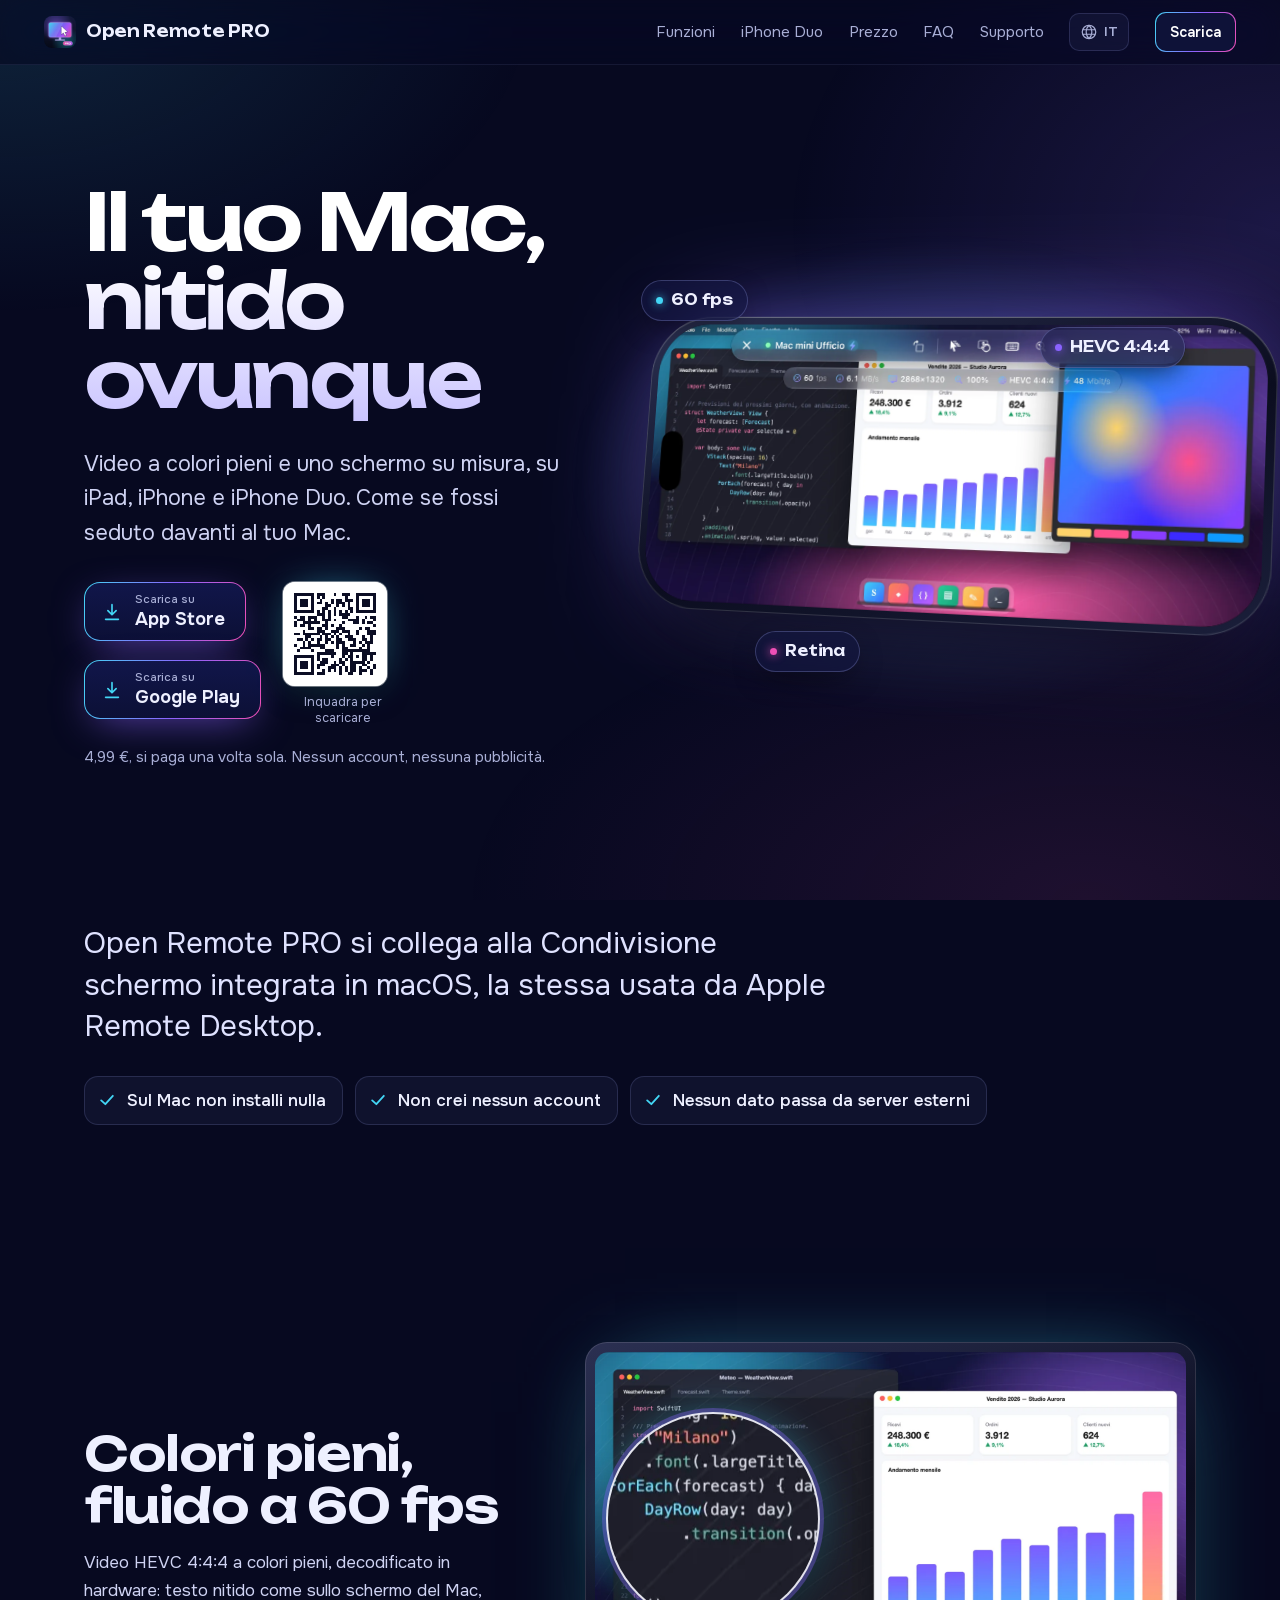
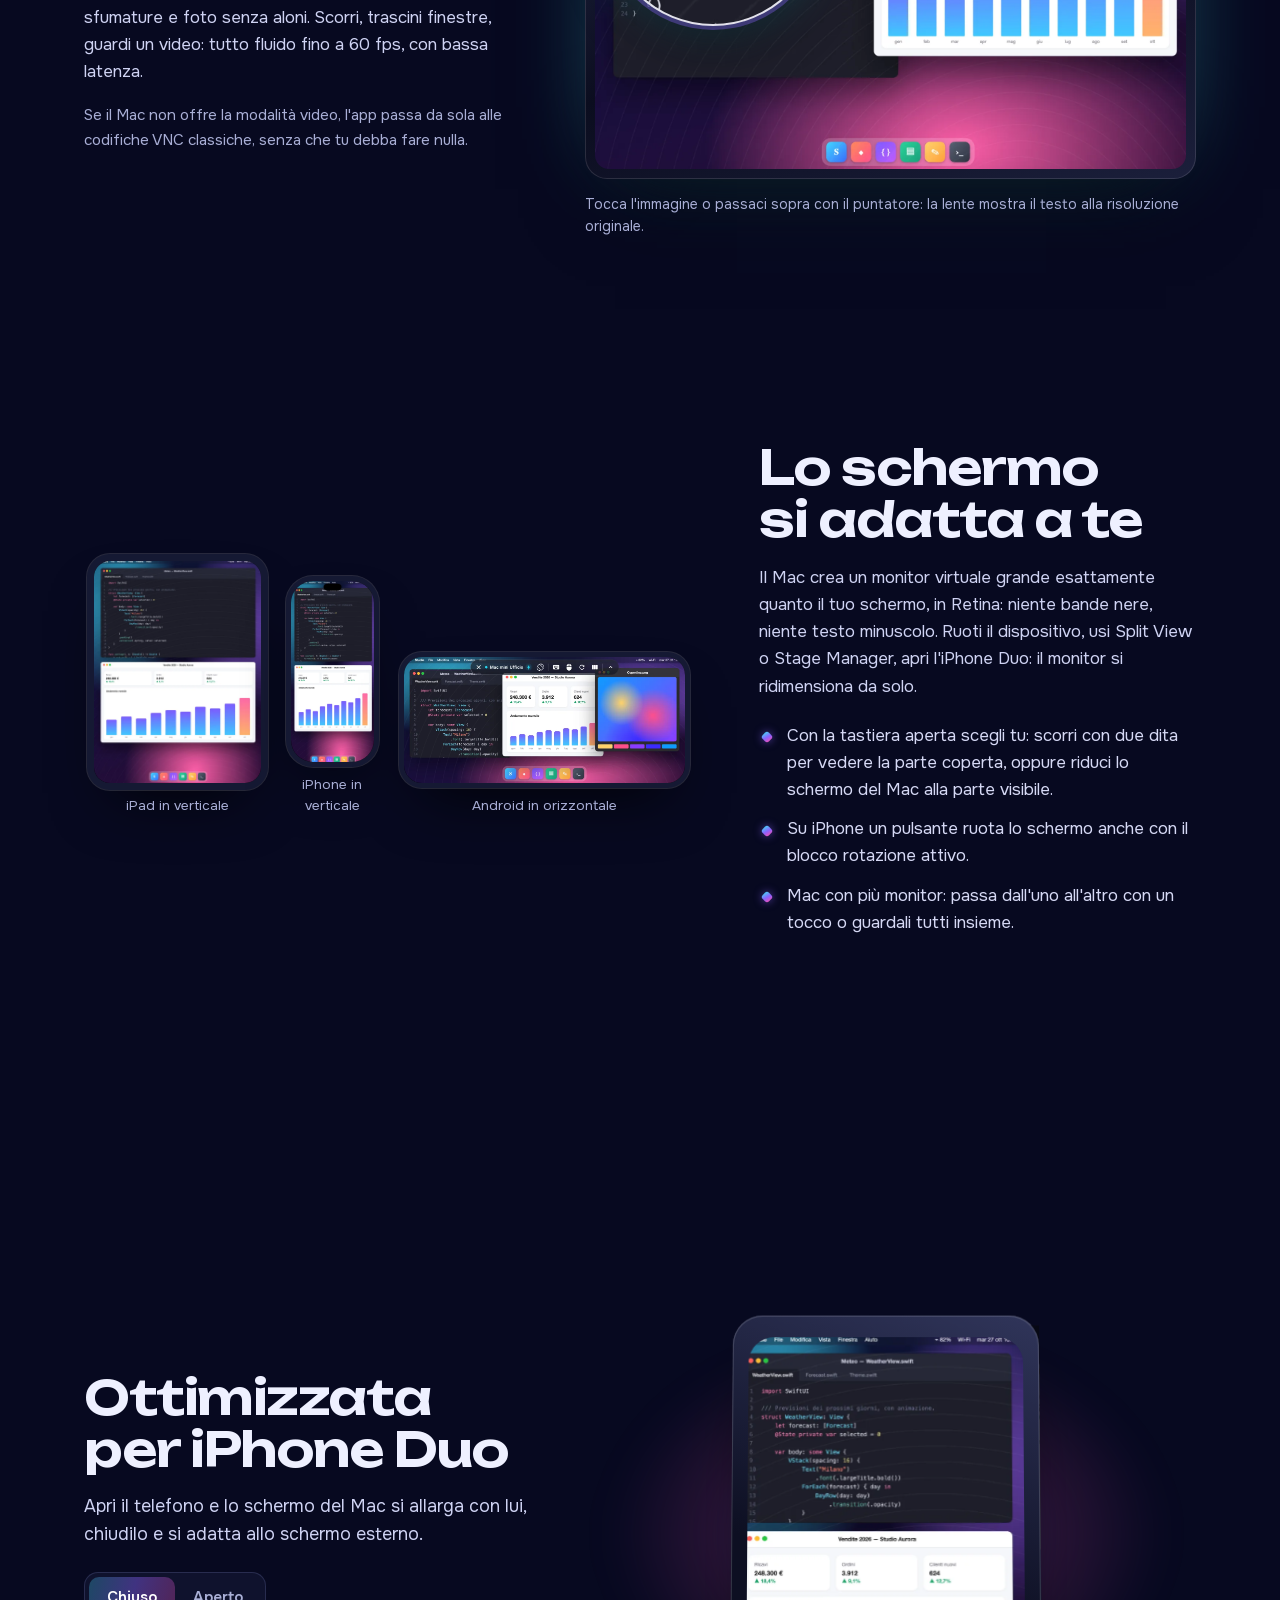
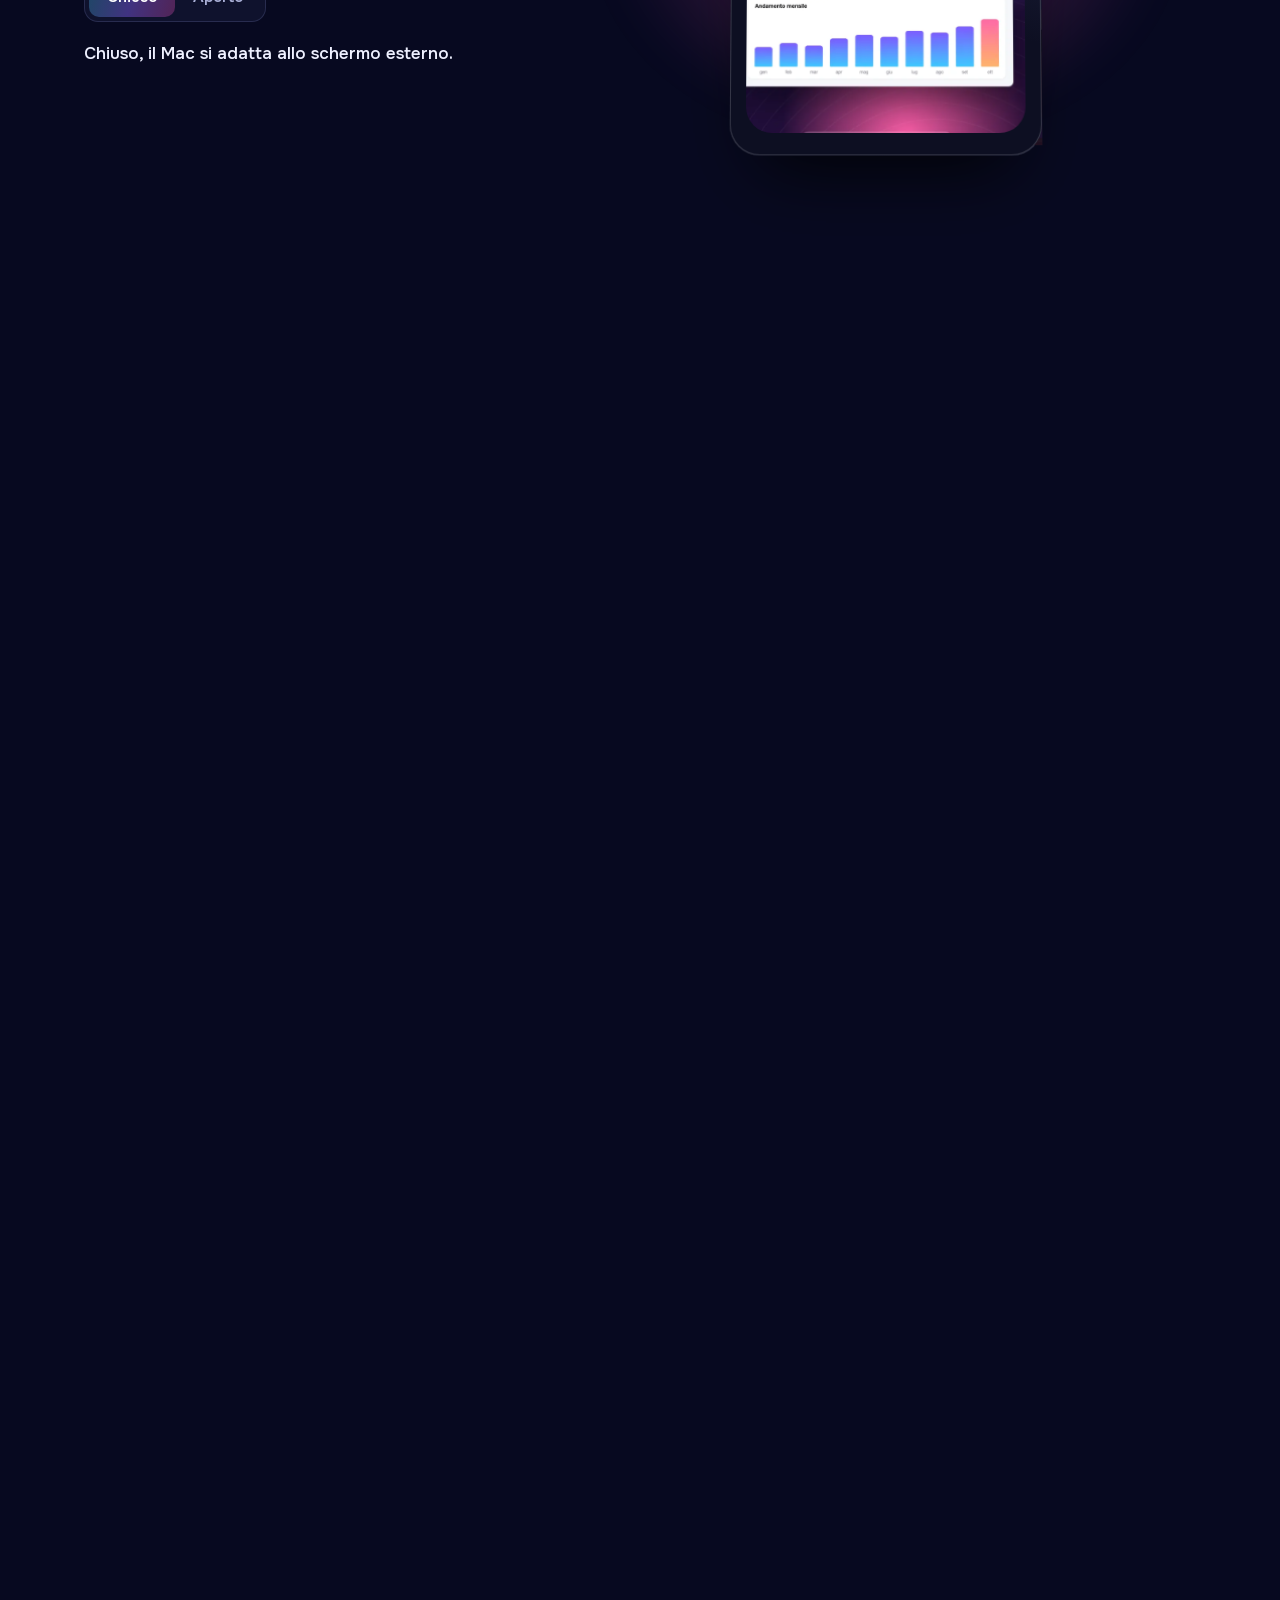
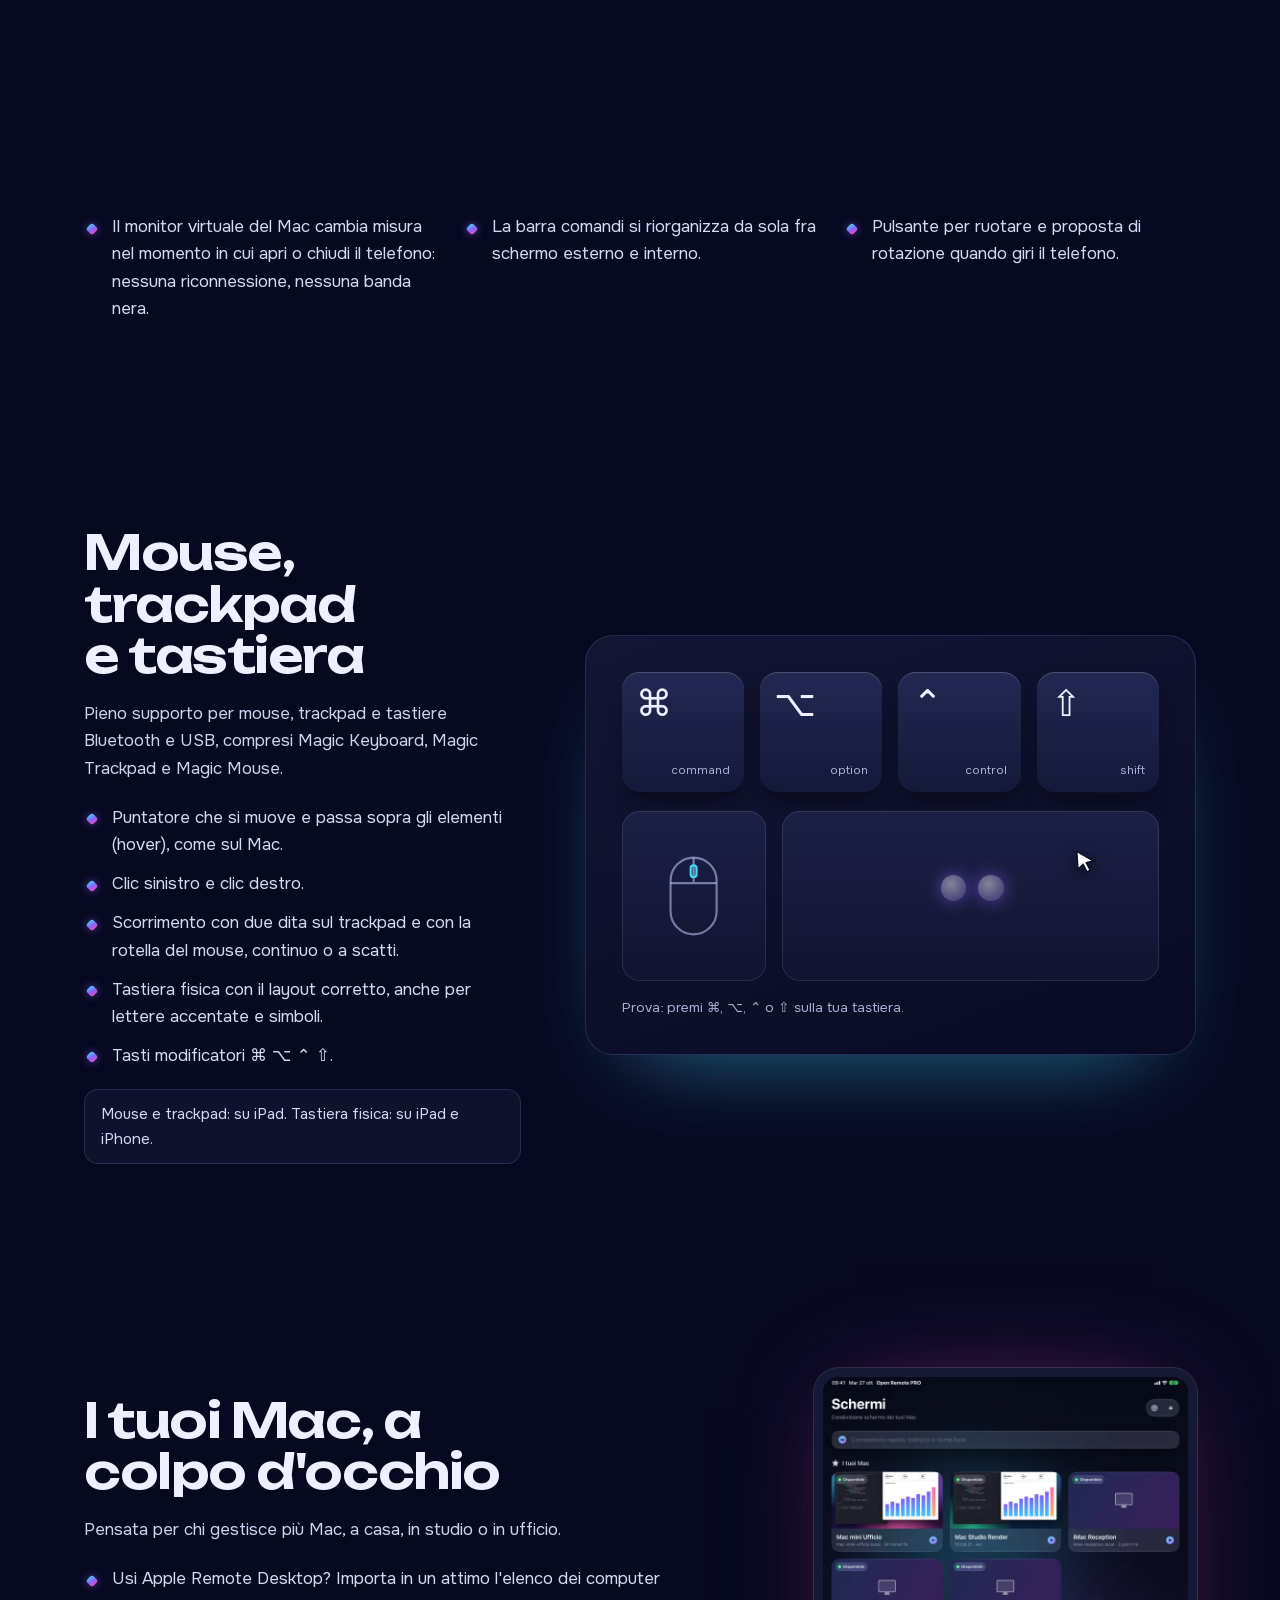
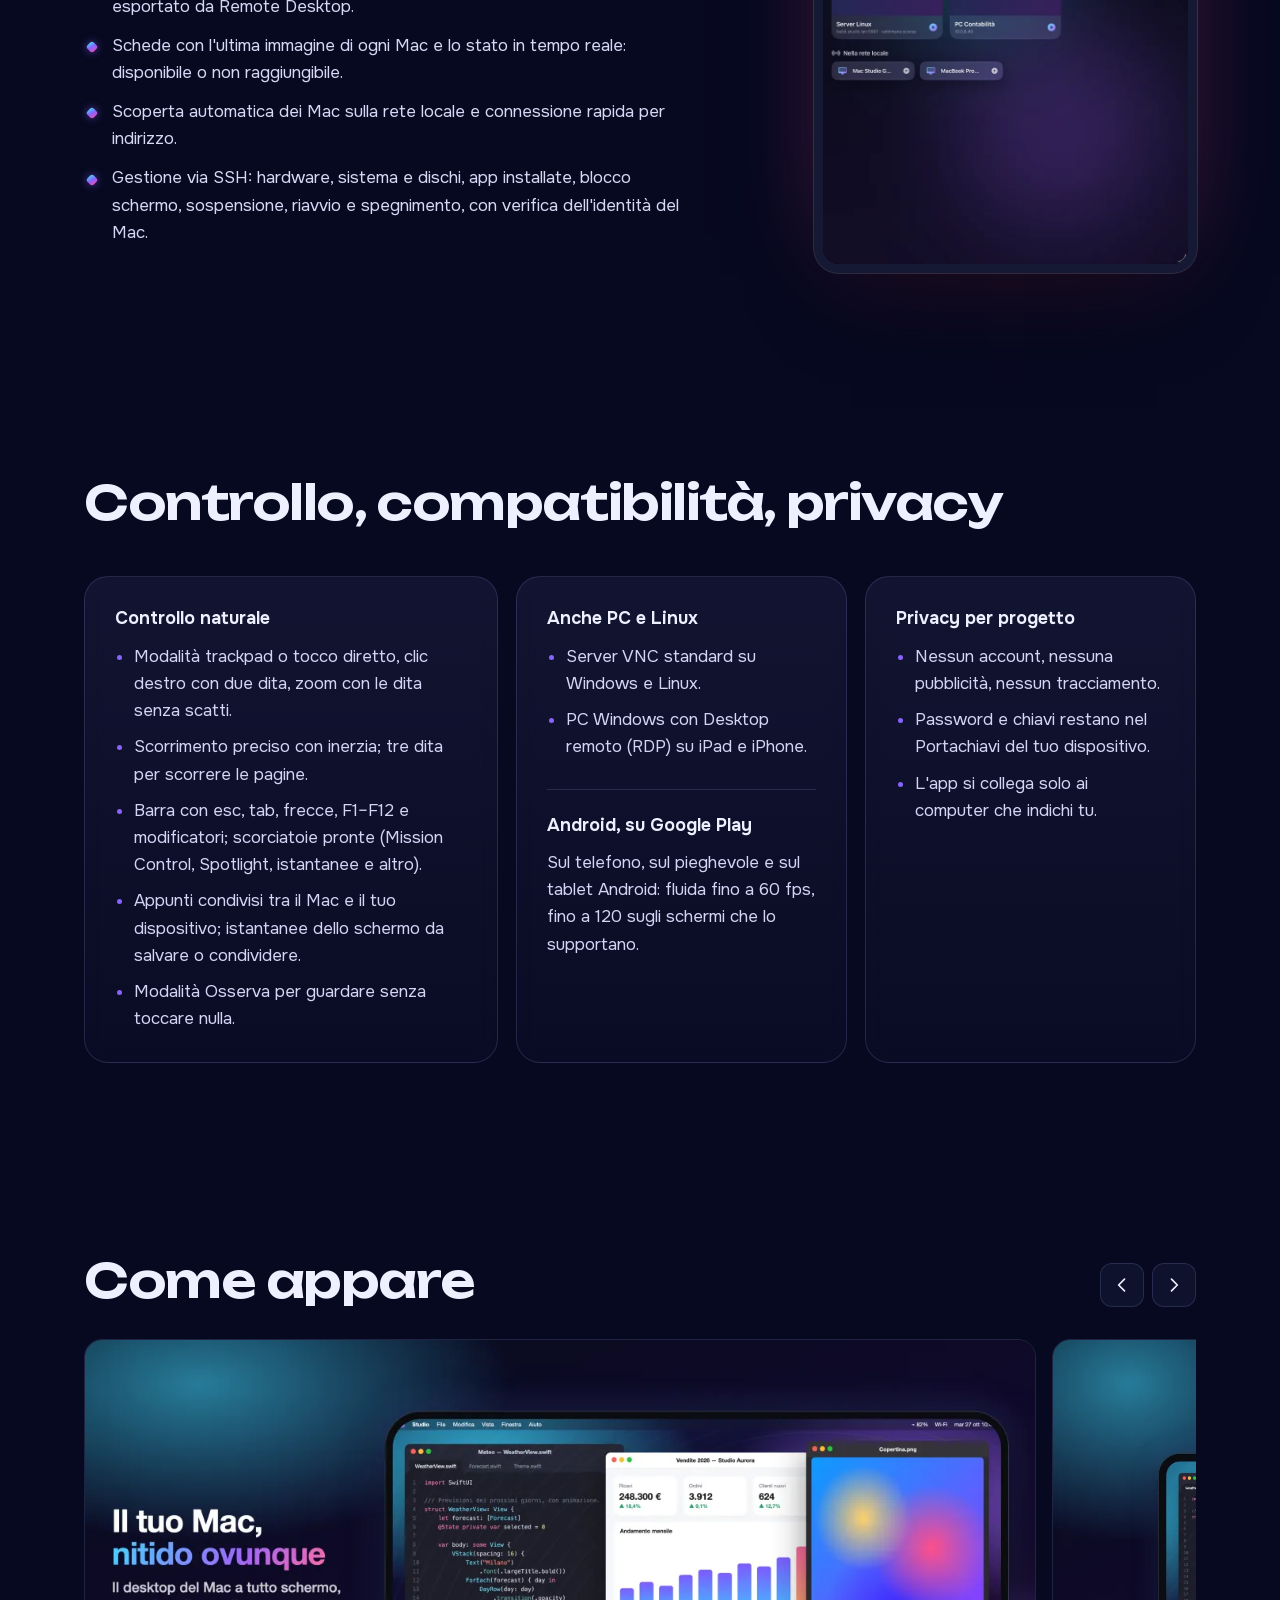
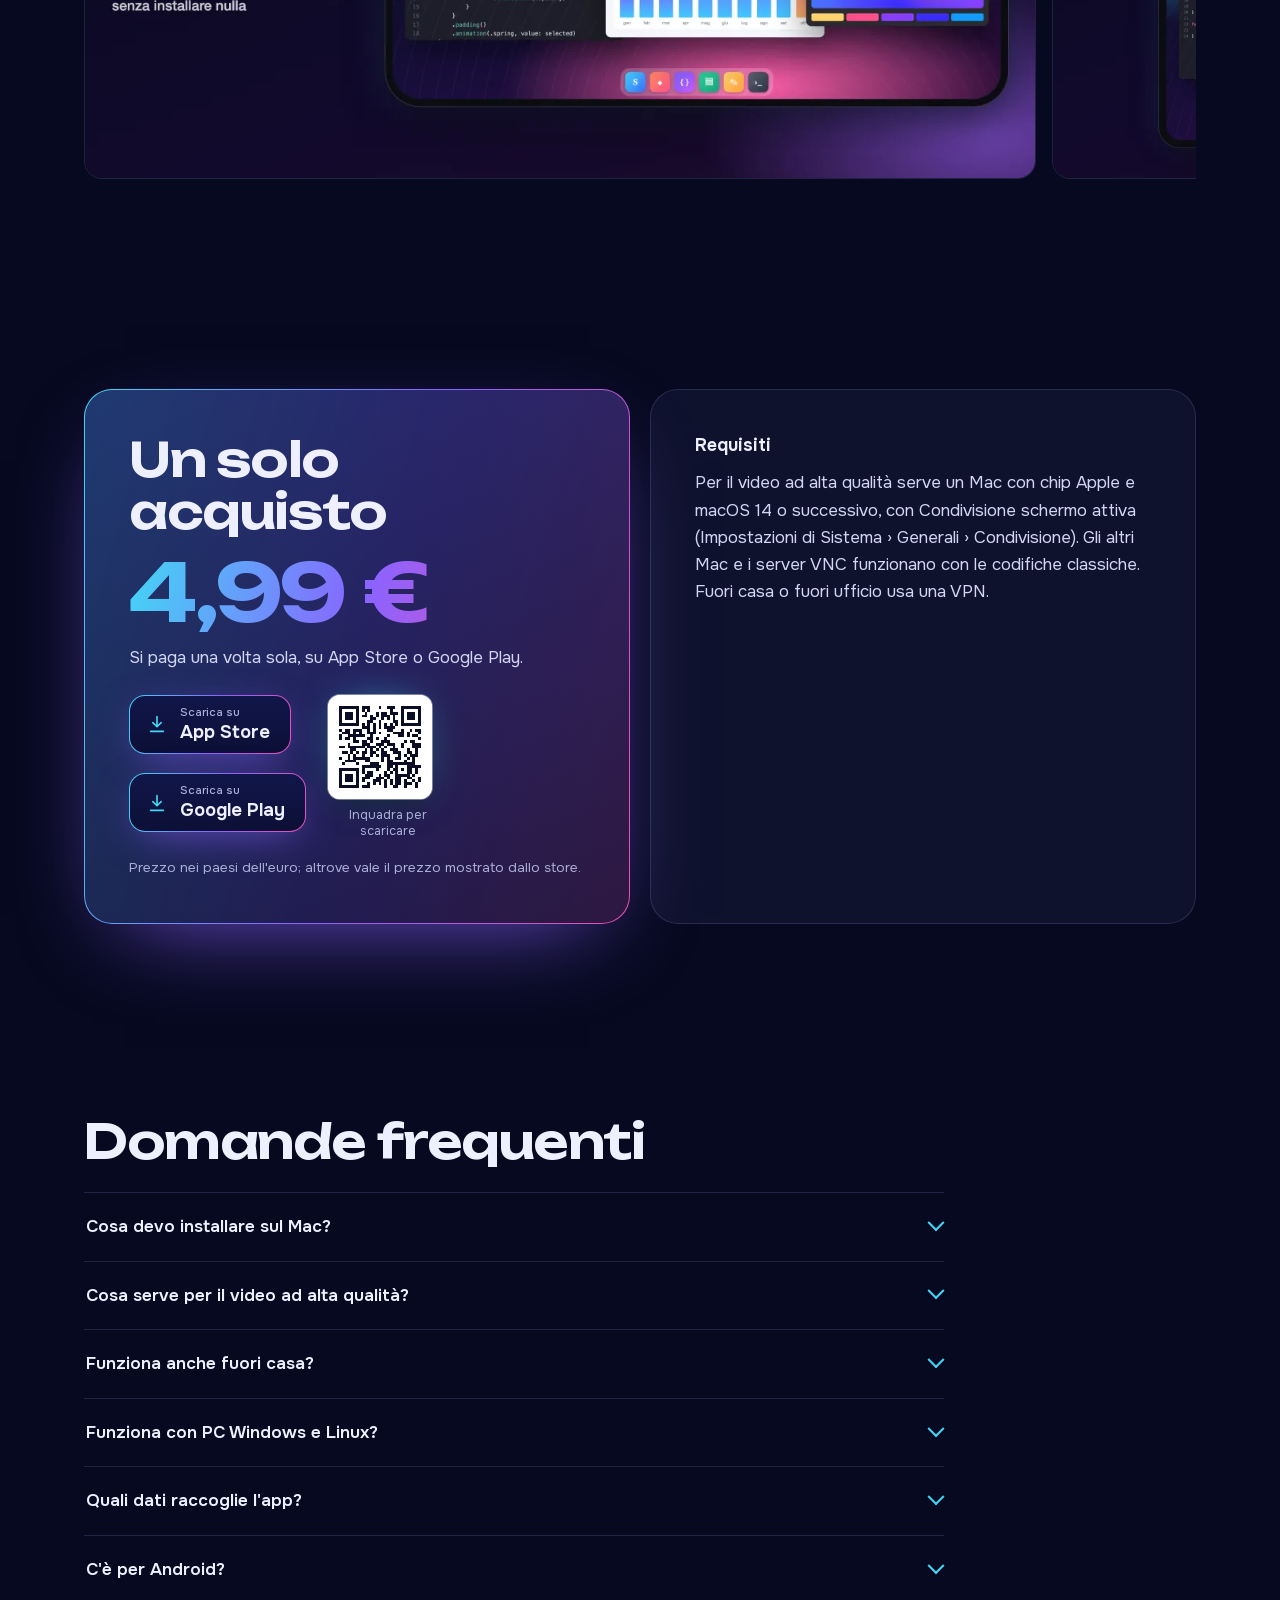
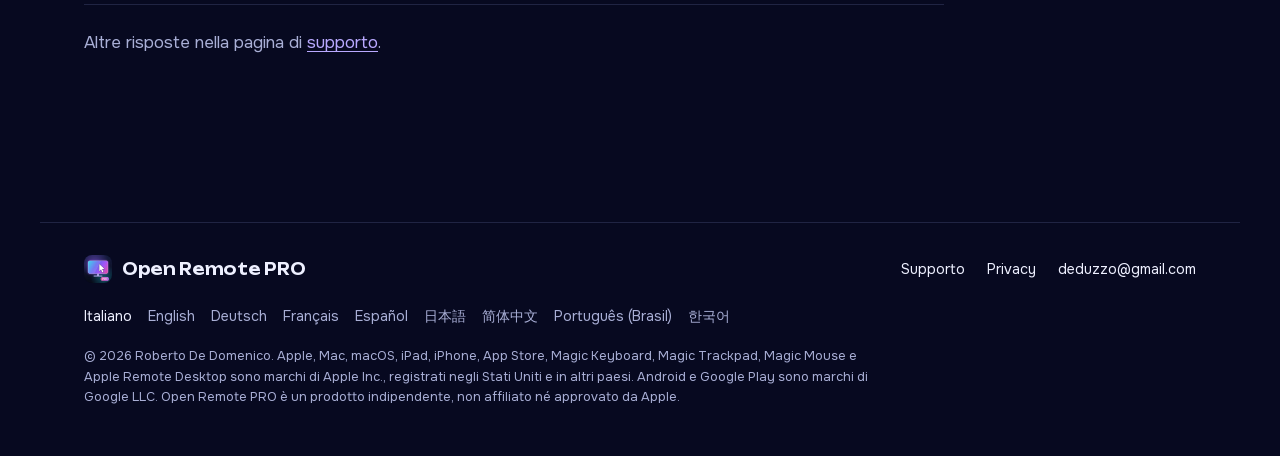
<file: index.html>
<!doctype html>
<html lang="it" dir="ltr">
<head>
<meta charset="utf-8">
<meta name="viewport" content="width=device-width,initial-scale=1,viewport-fit=cover">
<title>Open Remote PRO · Il tuo Mac, nitido ovunque</title>
<meta name="description" content="Il tuo Mac su iPhone, iPad e iPhone Duo: video HEVC 4:4:4 a colori pieni fino a 60 fps, uno schermo virtuale su misura, gestione via SSH. Nessun account, nessun dato raccolto.">
<meta name="theme-color" content="#070920">
<link rel="canonical" href="https://deduzzo.github.io/openremotepro/">
<link rel="alternate" hreflang="it" href="https://deduzzo.github.io/openremotepro/">
<link rel="alternate" hreflang="en" href="https://deduzzo.github.io/openremotepro/en/">
<link rel="alternate" hreflang="de" href="https://deduzzo.github.io/openremotepro/de/">
<link rel="alternate" hreflang="fr" href="https://deduzzo.github.io/openremotepro/fr/">
<link rel="alternate" hreflang="es" href="https://deduzzo.github.io/openremotepro/es/">
<link rel="alternate" hreflang="ja" href="https://deduzzo.github.io/openremotepro/ja/">
<link rel="alternate" hreflang="zh-Hans" href="https://deduzzo.github.io/openremotepro/zh-hans/">
<link rel="alternate" hreflang="pt-BR" href="https://deduzzo.github.io/openremotepro/pt-br/">
<link rel="alternate" hreflang="ko" href="https://deduzzo.github.io/openremotepro/ko/">
<link rel="alternate" hreflang="x-default" href="https://deduzzo.github.io/openremotepro/en/">
<meta property="og:type" content="website">
<meta property="og:site_name" content="Open Remote PRO">
<meta property="og:title" content="Open Remote PRO · Il tuo Mac, nitido ovunque">
<meta property="og:description" content="Il tuo Mac su iPhone, iPad e iPhone Duo: video HEVC 4:4:4 a colori pieni fino a 60 fps, uno schermo virtuale su misura, gestione via SSH. Nessun account, nessun dato raccolto.">
<meta property="og:url" content="https://deduzzo.github.io/openremotepro/">
<meta property="og:locale" content="it_IT">
<meta property="og:image" content="https://deduzzo.github.io/openremotepro/img/it/og.jpg">
<meta property="og:image:width" content="1024">
<meta property="og:image:height" content="500">
<meta name="twitter:card" content="summary_large_image">
<link rel="icon" type="image/png" href="img/favicon.png">
<link rel="apple-touch-icon" href="img/apple-touch-icon.png">
<link rel="preload" href="fonts/unbounded.woff2" as="font" type="font/woff2" crossorigin>
<link rel="preload" href="img/it/hero.webp" as="image">
<link rel="stylesheet" href="style.css">
<script>document.documentElement.classList.add('js')</script>
</head>
<body class="landing">
<a class="skip" href="#main">Vai al contenuto</a>

<header class="top">
  <a class="brand" href="./"><img src="img/icon.webp" width="32" height="32" alt=""><span>Open Remote PRO</span></a>
  <nav class="top-nav" aria-label="Sezioni">
    <a href="#funzioni">Funzioni</a>
    <a href="#duo">iPhone Duo</a>
    <a href="#prezzo">Prezzo</a>
    <a href="#faq">FAQ</a>
    <a class="nav-support" href="support.html">Supporto</a>
  </nav>
  <details class="lang">
    <summary aria-label="Lingua"><svg viewBox="0 0 24 24" width="18" height="18" aria-hidden="true"><path fill="none" stroke="currentColor" stroke-width="1.6" d="M12 21a9 9 0 1 0 0-18 9 9 0 0 0 0 18Zm0 0c2.5-2.4 3.8-5.4 3.8-9S14.5 5.4 12 3m0 18c-2.5-2.4-3.8-5.4-3.8-9S9.5 5.4 12 3M3.5 9h17M3.5 15h17"/></svg><span>IT</span></summary>
    <ul><li><a href="" hreflang="it" lang="it" aria-current="page">Italiano</a></li><li><a href="en/" hreflang="en" lang="en">English</a></li><li><a href="de/" hreflang="de" lang="de">Deutsch</a></li><li><a href="fr/" hreflang="fr" lang="fr">Français</a></li><li><a href="es/" hreflang="es" lang="es">Español</a></li><li><a href="ja/" hreflang="ja" lang="ja">日本語</a></li><li><a href="zh-hans/" hreflang="zh-Hans" lang="zh-Hans">简体中文</a></li><li><a href="pt-br/" hreflang="pt-BR" lang="pt-BR">Português (Brasil)</a></li><li><a href="ko/" hreflang="ko" lang="ko">한국어</a></li></ul>
  </details>
  <a class="btn btn-small" href="https://apps.apple.com/app/id6828052464">Scarica</a>
</header>

<main id="main">

<section class="hero">
  <div class="hero-text">
    <h1>Il tuo Mac, nitido ovunque</h1>
    <p class="hero-lead">Video a colori pieni e uno schermo su misura, su iPad, iPhone e iPhone Duo. Come se fossi seduto davanti al tuo Mac.</p>
    <div class="cta-row">
      <a class="store store-apple" href="https://apps.apple.com/app/id6828052464">
        <svg viewBox="0 0 24 24" width="22" height="22" aria-hidden="true"><path fill="none" stroke="currentColor" stroke-width="1.8" stroke-linecap="round" d="M12 4v11m0 0-4.5-4.5M12 15l4.5-4.5M5 20h14"/></svg>
        <span><small>Scarica su</small>App Store</span>
      </a>
      <a class="store store-play" href="https://play.google.com/store/apps/details?id=com.deduzzo.openremotepro">
        <svg viewBox="0 0 24 24" width="22" height="22" aria-hidden="true"><path fill="none" stroke="currentColor" stroke-width="1.8" stroke-linecap="round" d="M12 4v11m0 0-4.5-4.5M12 15l4.5-4.5M5 20h14"/></svg>
        <span><small>Scarica su</small>Google Play</span>
      </a>
      <figure class="qr"><img src="img/qr-appstore.svg" width="37" height="37" alt="Codice QR per scaricare Open Remote PRO dall'App Store"><figcaption>Inquadra per scaricare</figcaption></figure>
    </div>
    <p class="hero-price">4,99 €, si paga una volta sola. Nessun account, nessuna pubblicità.</p>
  </div>
  <div class="hero-visual" aria-hidden="false">
    <div class="glow"></div>
    <figure class="phone-land">
      <div class="phone-screen"><img src="img/it/hero.webp" width="1800" height="828" alt="Il desktop di un Mac dimostrativo su iPhone in orizzontale, con la barra dei comandi di Open Remote PRO e il contatore a 60 fps" fetchpriority="high"></div>
    </figure>
    <ul class="chips" aria-label="In breve">
      <li class="chip c1">60 fps</li>
      <li class="chip c2">HEVC 4:4:4</li>
      <li class="chip c3">Retina</li>
    </ul>
  </div>
</section>

<section class="plain" aria-labelledby="t-plain">
  <h2 id="t-plain" class="visually-hidden">Come funziona</h2>
  <p class="plain-text">Open Remote PRO si collega alla Condivisione schermo integrata in macOS, la stessa usata da Apple Remote Desktop.</p>
  <ul class="plain-list">
    <li><svg viewBox="0 0 24 24" aria-hidden="true"><path d="M5 12.5 10 17l9-10"/></svg>Sul Mac non installi nulla</li>
    <li><svg viewBox="0 0 24 24" aria-hidden="true"><path d="M5 12.5 10 17l9-10"/></svg>Non crei nessun account</li>
    <li><svg viewBox="0 0 24 24" aria-hidden="true"><path d="M5 12.5 10 17l9-10"/></svg>Nessun dato passa da server esterni</li>
  </ul>
</section>

<section id="funzioni" class="feature feature-video">
  <div class="feature-text">
    <h2>Colori pieni, fluido a 60 fps</h2>
    <p>Video HEVC 4:4:4 a colori pieni, decodificato in hardware: testo nitido come sullo schermo del Mac, sfumature e foto senza aloni. Scorri, trascini finestre, guardi un video: tutto fluido fino a 60 fps, con bassa latenza.</p>
    <p class="note">Se il Mac non offre la modalità video, l'app passa da sola alle codifiche VNC classiche, senza che tu debba fare nulla.</p>
  </div>
  <figure class="lens-figure reveal" data-lens>
    <div class="frame-flat"><img src="img/it/duo-open.webp" width="1600" height="1126" alt="Codice e grafici sul desktop di un Mac dimostrativo, visti sull'iPhone Duo aperto" loading="lazy"></div>
    <div class="lens" aria-hidden="true"></div>
    <figcaption>Tocca l'immagine o passaci sopra con il puntatore: la lente mostra il testo alla risoluzione originale.</figcaption>
  </figure>
</section>

<section class="feature feature-fit">
  <div class="feature-text">
    <h2>Lo schermo si adatta a te</h2>
    <p>Il Mac crea un monitor virtuale grande esattamente quanto il tuo schermo, in Retina: niente bande nere, niente testo minuscolo. Ruoti il dispositivo, usi Split View o Stage Manager, apri l'iPhone Duo: il monitor si ridimensiona da solo.</p>
    <ul class="ticks"><li>Con la tastiera aperta scegli tu: scorri con due dita per vedere la parte coperta, oppure riduci lo schermo del Mac alla parte visibile.</li><li>Su iPhone un pulsante ruota lo schermo anche con il blocco rotazione attivo.</li><li>Mac con più monitor: passa dall'uno all'altro con un tocco o guardali tutti insieme.</li></ul>
  </div>
  <div class="trio reveal">
    <figure class="dev dev-tablet"><div class="dev-screen"><img src="img/it/ipad-port.webp" width="720" height="960" alt="Il desktop del Mac dimostrativo su iPad in verticale, con le finestre impilate" loading="lazy"></div><figcaption>iPad in verticale</figcaption></figure>
    <figure class="dev dev-phone"><div class="dev-screen"><img src="img/it/phone-port.webp" width="480" height="1043" alt="Il desktop del Mac dimostrativo su iPhone in verticale" loading="lazy"></div><figcaption>iPhone in verticale</figcaption></figure>
    <figure class="dev dev-android"><div class="dev-screen"><img src="img/it/android.webp" width="1100" height="495" alt="Il desktop del Mac dimostrativo su un telefono Android in orizzontale" loading="lazy"></div><figcaption>Android in orizzontale</figcaption></figure>
  </div>
</section>

<section id="duo" class="duo" data-duo>
  <div class="duo-track">
    <div class="duo-stage">
      <div class="duo-text">
        <h2>Ottimizzata per iPhone Duo</h2>
        <p class="duo-lead">Apri il telefono e lo schermo del Mac si allarga con lui, chiudilo e si adatta allo schermo esterno.</p>
        <div class="duo-switch" role="group" aria-label="iPhone Duo">
          <button type="button" data-duo-set="0" aria-pressed="false">Chiuso</button>
          <button type="button" data-duo-set="1" aria-pressed="true">Aperto</button>
        </div>
        <p class="duo-state">
          <span class="s-closed">Chiuso, il Mac si adatta allo schermo esterno.</span>
          <span class="s-open">Aperto, diventa un vero desktop da 7,6 pollici, con lo spazio di un portatile.</span>
        </p>
      </div>
      <div class="duo-visual">
        <div class="duo-device" style="--p:1">
          <div class="duo-half duo-left"><div class="duo-scr" style="background-image:url(img/it/duo-open.webp)"></div></div>
          <div class="duo-flap">
            <div class="duo-face duo-front"><div class="duo-scr" style="background-image:url(img/it/duo-open.webp)"></div></div>
            <div class="duo-face duo-back"><div class="duo-outer"><img src="img/it/duo-closed.webp" width="700" height="1018" alt="Il Mac dimostrativo sullo schermo esterno dell'iPhone Duo chiuso" loading="lazy"></div></div>
          </div>
          <span class="duo-hinge" aria-hidden="true"></span>
        </div>
        <img class="visually-hidden" src="img/it/duo-open.webp" alt="Il Mac dimostrativo sullo schermo interno dell'iPhone Duo aperto" loading="lazy">
      </div>
    </div>
  </div>
  <ul class="ticks duo-ticks"><li>Il monitor virtuale del Mac cambia misura nel momento in cui apri o chiudi il telefono: nessuna riconnessione, nessuna banda nera.</li><li>La barra comandi si riorganizza da sola fra schermo esterno e interno.</li><li>Pulsante per ruotare e proposta di rotazione quando giri il telefono.</li></ul>
</section>

<section id="input" class="feature feature-input">
  <div class="feature-text">
    <h2>Mouse, trackpad e tastiera</h2>
    <p>Pieno supporto per mouse, trackpad e tastiere Bluetooth e USB, compresi Magic Keyboard, Magic Trackpad e Magic Mouse.</p>
    <ul class="ticks"><li>Puntatore che si muove e passa sopra gli elementi (hover), come sul Mac.</li><li>Clic sinistro e clic destro.</li><li>Scorrimento con due dita sul trackpad e con la rotella del mouse, continuo o a scatti.</li><li>Tastiera fisica con il layout corretto, anche per lettere accentate e simboli.</li><li>Tasti modificatori ⌘ ⌥ ⌃ ⇧.</li></ul>
    <p class="note">Mouse e trackpad: su iPad. Tastiera fisica: su iPad e iPhone.</p>
  </div>
  <div class="input-visual reveal">
    <div class="keys" aria-hidden="true">
      <span class="key" data-key="Meta"><b>⌘</b><i>command</i></span>
      <span class="key" data-key="Alt"><b>⌥</b><i>option</i></span>
      <span class="key" data-key="Control"><b>⌃</b><i>control</i></span>
      <span class="key" data-key="Shift"><b>⇧</b><i>shift</i></span>
    </div>
    <div class="pads" aria-hidden="true">
      <div class="pad pad-mouse"><svg viewBox="0 0 60 96"><rect x="3" y="3" width="54" height="90" rx="27"/><path d="M30 3v30M3 33h54"/><rect class="wheel" x="26.5" y="12" width="7" height="14" rx="3.5"/></svg></div>
      <div class="pad pad-track"><span class="finger"></span><span class="finger"></span><svg class="cursor" viewBox="0 0 24 24"><path d="M5 3l14 8-6 1.6 3.4 6.4-2.6 1.4-3.4-6.4L6 18z"/></svg></div>
    </div>
    <p class="key-hint">Prova: premi ⌘, ⌥, ⌃ o ⇧ sulla tua tastiera.</p>
  </div>
</section>

<section class="feature feature-manage">
  <div class="feature-text">
    <h2>I tuoi Mac, a colpo d'occhio</h2>
    <p>Pensata per chi gestisce più Mac, a casa, in studio o in ufficio.</p>
    <ul class="ticks"><li>Usi Apple Remote Desktop? Importa in un attimo l'elenco dei computer esportato da Remote Desktop.</li><li>Schede con l'ultima immagine di ogni Mac e lo stato in tempo reale: disponibile o non raggiungibile.</li><li>Scoperta automatica dei Mac sulla rete locale e connessione rapida per indirizzo.</li><li>Gestione via SSH: hardware, sistema e dischi, app installate, blocco schermo, sospensione, riavvio e spegnimento, con verifica dell'identità del Mac.</li></ul>
  </div>
  <figure class="dev dev-tablet dev-big reveal"><div class="dev-screen"><img src="img/it/home.webp" width="760" height="1013" alt="L'elenco dei Mac nell'app su iPad, con l'anteprima di ogni schermo e lo stato Disponibile" loading="lazy"></div></figure>
</section>

<section class="grid-more" aria-labelledby="t-more">
  <h2 id="t-more">Controllo, compatibilità, privacy</h2>
  <div class="more-cols">
    <div class="more">
      <h3>Controllo naturale</h3>
      <ul><li>Modalità trackpad o tocco diretto, clic destro con due dita, zoom con le dita senza scatti.</li><li>Scorrimento preciso con inerzia; tre dita per scorrere le pagine.</li><li>Barra con esc, tab, frecce, F1–F12 e modificatori; scorciatoie pronte (Mission Control, Spotlight, istantanee e altro).</li><li>Appunti condivisi tra il Mac e il tuo dispositivo; istantanee dello schermo da salvare o condividere.</li><li>Modalità Osserva per guardare senza toccare nulla.</li></ul>
    </div>
    <div class="more">
      <h3>Anche PC e Linux</h3>
      <ul><li>Server VNC standard su Windows e Linux.</li><li>PC Windows con Desktop remoto (RDP) su iPad e iPhone.</li></ul>
      <h3>Android, su Google Play</h3>
      <p>Sul telefono, sul pieghevole e sul tablet Android: fluida fino a 60 fps, fino a 120 sugli schermi che lo supportano.</p>
    </div>
    <div class="more">
      <h3>Privacy per progetto</h3>
      <ul><li>Nessun account, nessuna pubblicità, nessun tracciamento.</li><li>Password e chiavi restano nel Portachiavi del tuo dispositivo.</li><li>L'app si collega solo ai computer che indichi tu.</li></ul>
    </div>
  </div>
</section>

<section class="gallery" aria-labelledby="t-gal">
  <div class="gallery-head">
    <h2 id="t-gal">Come appare</h2>
    <div class="gallery-nav">
      <button type="button" data-gal="-1" aria-label="Immagine precedente"><svg viewBox="0 0 24 24" aria-hidden="true"><path d="M15 5l-7 7 7 7"/></svg></button>
      <button type="button" data-gal="1" aria-label="Immagine successiva"><svg viewBox="0 0 24 24" aria-hidden="true"><path d="M9 5l7 7-7 7"/></svg></button>
    </div>
  </div>
  <ul class="gallery-track" tabindex="0" aria-label="Come appare">
    <li class="g-land"><img src="img/it/g1.webp" width="1200" height="552" alt="Il tuo Mac, nitido ovunque: il desktop del Mac a tutto schermo su iPhone" loading="lazy"></li>
    <li class="g-wide"><img src="img/it/g2.webp" width="1100" height="774" alt="Ottimizzata per iPhone Duo: chiuso o aperto, lo schermo del Mac si adatta" loading="lazy"></li>
    <li class="g-port"><img src="img/it/g3.webp" width="700" height="933" alt="I tuoi Mac, a colpo d'occhio: anteprima di ogni schermo e stato in tempo reale" loading="lazy"></li>
    <li class="g-land"><img src="img/it/g4.webp" width="1200" height="552" alt="Colori pieni, fluido a 60 fps: video HEVC 4:4:4 decodificato in hardware" loading="lazy"></li>
    <li class="g-port"><img src="img/it/g5.webp" width="700" height="933" alt="Comandi su misura: trackpad o tocco diretto, tastiera con il layout giusto" loading="lazy"></li>
    <li class="g-land"><img src="img/it/g6.webp" width="1200" height="675" alt="Il desktop del Mac su un telefono Android" loading="lazy"></li>
  </ul>
</section>

<section id="prezzo" class="price" aria-labelledby="t-price">
  <div class="price-card">
    <h2 id="t-price">Un solo acquisto</h2>
    <p class="price-tag">4,99 €</p>
    <p class="price-sub">Si paga una volta sola, su App Store o Google Play.</p>
    <div class="price-get">
    <a class="store store-apple" href="https://apps.apple.com/app/id6828052464">
      <svg viewBox="0 0 24 24" width="22" height="22" aria-hidden="true"><path fill="none" stroke="currentColor" stroke-width="1.8" stroke-linecap="round" d="M12 4v11m0 0-4.5-4.5M12 15l4.5-4.5M5 20h14"/></svg>
      <span><small>Scarica su</small>App Store</span>
    </a>
    <figure class="qr"><img src="img/qr-appstore.svg" width="37" height="37" alt="Codice QR per scaricare Open Remote PRO dall'App Store"><figcaption>Inquadra per scaricare</figcaption></figure>
    <a class="store store-play" href="https://play.google.com/store/apps/details?id=com.deduzzo.openremotepro">
      <svg viewBox="0 0 24 24" width="22" height="22" aria-hidden="true"><path fill="none" stroke="currentColor" stroke-width="1.8" stroke-linecap="round" d="M12 4v11m0 0-4.5-4.5M12 15l4.5-4.5M5 20h14"/></svg>
      <span><small>Scarica su</small>Google Play</span>
    </a>
    </div>
    <p class="note">Prezzo nei paesi dell'euro; altrove vale il prezzo mostrato dallo store.</p>
  </div>
  <div class="req">
    <h3>Requisiti</h3>
    <p>Per il video ad alta qualità serve un Mac con chip Apple e macOS 14 o successivo, con Condivisione schermo attiva (Impostazioni di Sistema › Generali › Condivisione). Gli altri Mac e i server VNC funzionano con le codifiche classiche. Fuori casa o fuori ufficio usa una VPN.</p>
  </div>
</section>

<section id="faq" class="faq" aria-labelledby="t-faq">
  <h2 id="t-faq">Domande frequenti</h2>
  <details><summary>Cosa devo installare sul Mac?</summary><div class="faq-a"><p>Niente. Sul Mac apri Impostazioni di Sistema › Generali › Condivisione e attiva Condivisione schermo. Poi aggiungi il Mac nell'app (se è sulla stessa rete lo trovi già nell'elenco) e accedi con nome utente e password di un utente del Mac.</p></div></details>
<details><summary>Cosa serve per il video ad alta qualità?</summary><div class="faq-a"><p>Un Mac con chip Apple e macOS 14 o successivo. Gli altri Mac e i server VNC funzionano con le codifiche classiche.</p></div></details>
<details><summary>Funziona anche fuori casa?</summary><div class="faq-a"><p>Sì, con una VPN verso la rete del Mac. Non esporre la Condivisione schermo direttamente su Internet.</p></div></details>
<details><summary>Funziona con PC Windows e Linux?</summary><div class="faq-a"><p>Sì, con i server VNC standard su Windows e Linux. Su iPad e iPhone ti colleghi anche ai PC Windows con Desktop remoto (RDP).</p></div></details>
<details><summary>Quali dati raccoglie l'app?</summary><div class="faq-a"><p>Nessuno: niente account, pubblicità o tracciamento. L'elenco dei computer, le password e le chiavi restano sul tuo dispositivo, e l'app si collega solo ai computer che indichi tu.</p></div></details>
<details><summary>C'è per Android?</summary><div class="faq-a"><p>Sì, su Google Play, per telefoni, pieghevoli e tablet.</p></div></details>
  <p class="faq-more">Altre risposte nella pagina di <a href="support.html">supporto</a>.</p>
</section>

</main>

<footer class="foot">
  <div class="foot-row">
    <a class="brand" href="./"><img src="img/icon.webp" width="28" height="28" alt=""><span>Open Remote PRO</span></a>
    <nav aria-label="Informazioni">
      <a href="support.html">Supporto</a>
      <a href="privacy.html">Privacy</a>
      <a href="mailto:deduzzo@gmail.com">deduzzo@gmail.com</a>
    </nav>
  </div>
  <p class="langs-inline"><a href="" hreflang="it" lang="it" aria-current="page">Italiano</a> <a href="en/" hreflang="en" lang="en">English</a> <a href="de/" hreflang="de" lang="de">Deutsch</a> <a href="fr/" hreflang="fr" lang="fr">Français</a> <a href="es/" hreflang="es" lang="es">Español</a> <a href="ja/" hreflang="ja" lang="ja">日本語</a> <a href="zh-hans/" hreflang="zh-Hans" lang="zh-Hans">简体中文</a> <a href="pt-br/" hreflang="pt-BR" lang="pt-BR">Português (Brasil)</a> <a href="ko/" hreflang="ko" lang="ko">한국어</a></p>
  <p class="legal">© 2026 Roberto De Domenico. Apple, Mac, macOS, iPad, iPhone, App Store, Magic Keyboard, Magic Trackpad, Magic Mouse e Apple Remote Desktop sono marchi di Apple Inc., registrati negli Stati Uniti e in altri paesi. Android e Google Play sono marchi di Google LLC. Open Remote PRO è un prodotto indipendente, non affiliato né approvato da Apple.</p>
</footer>
<script src="main.js" defer></script>
</body>
</html>
</file>
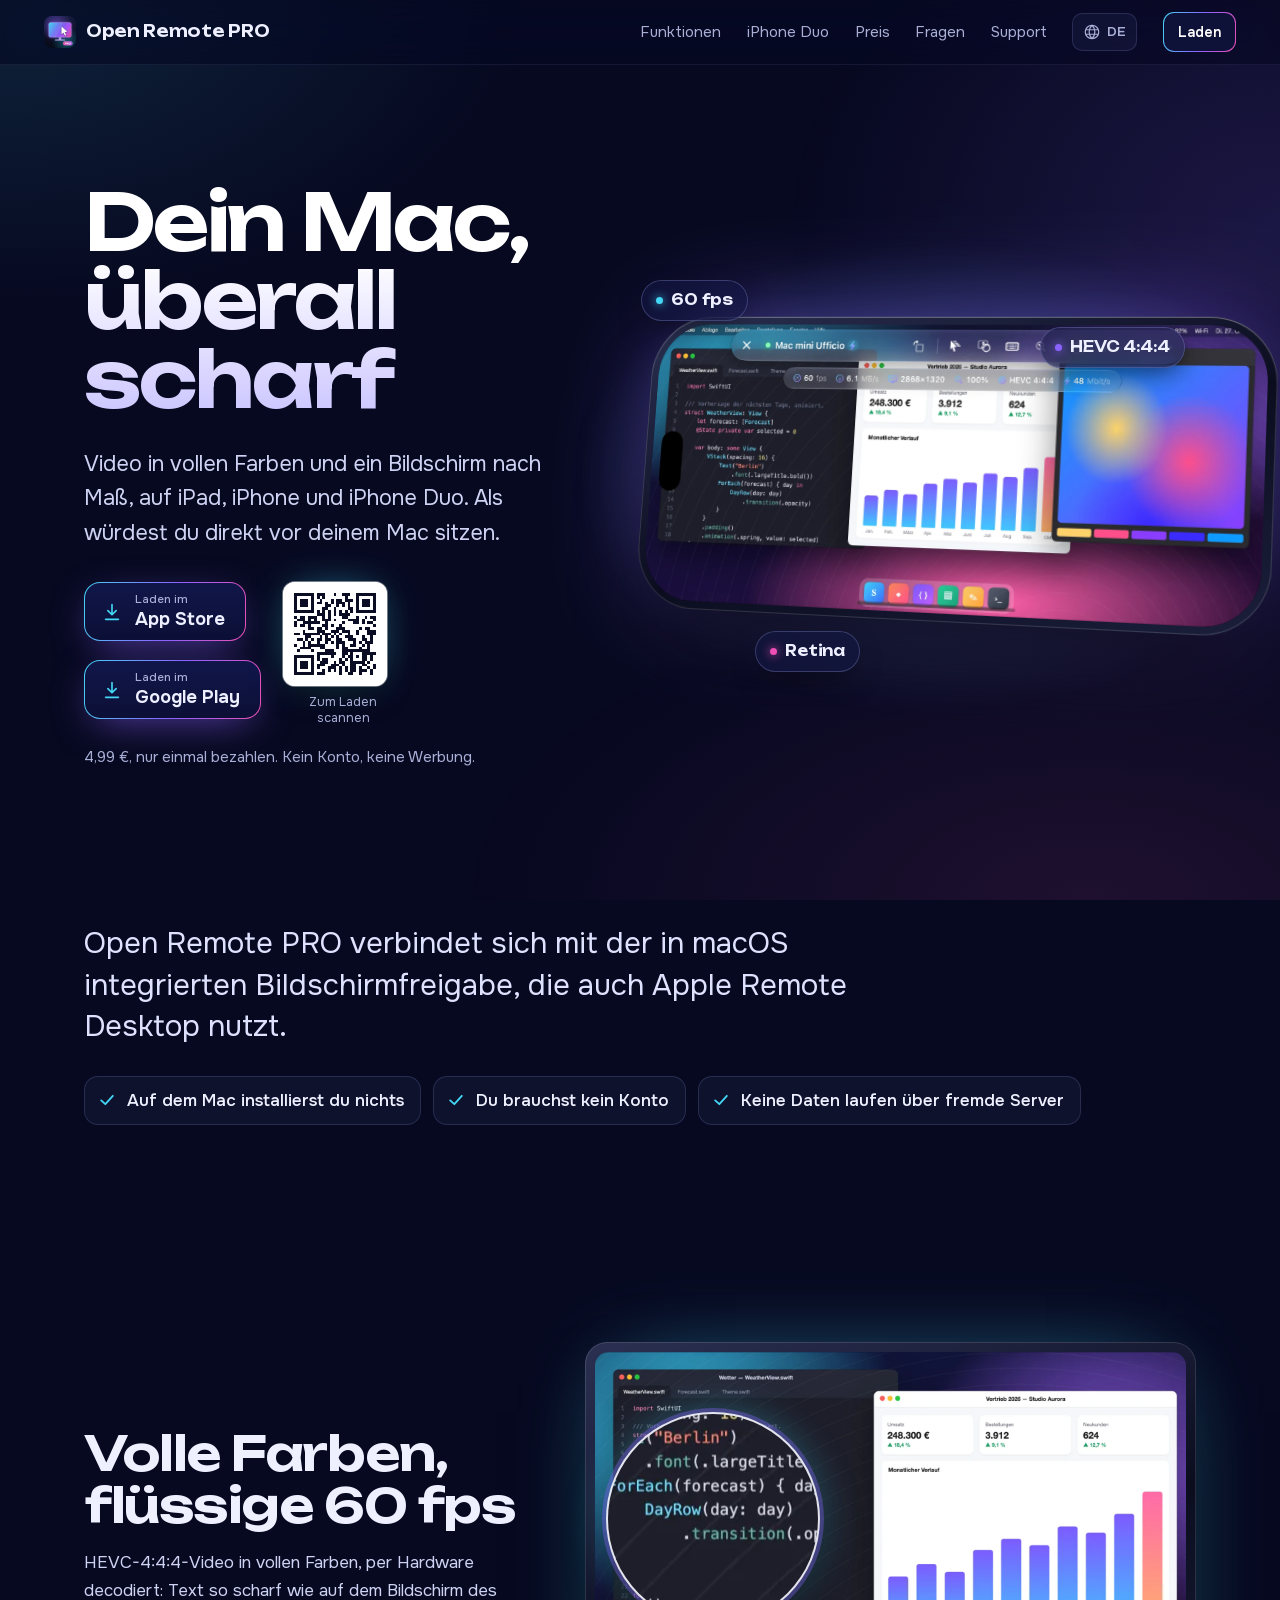
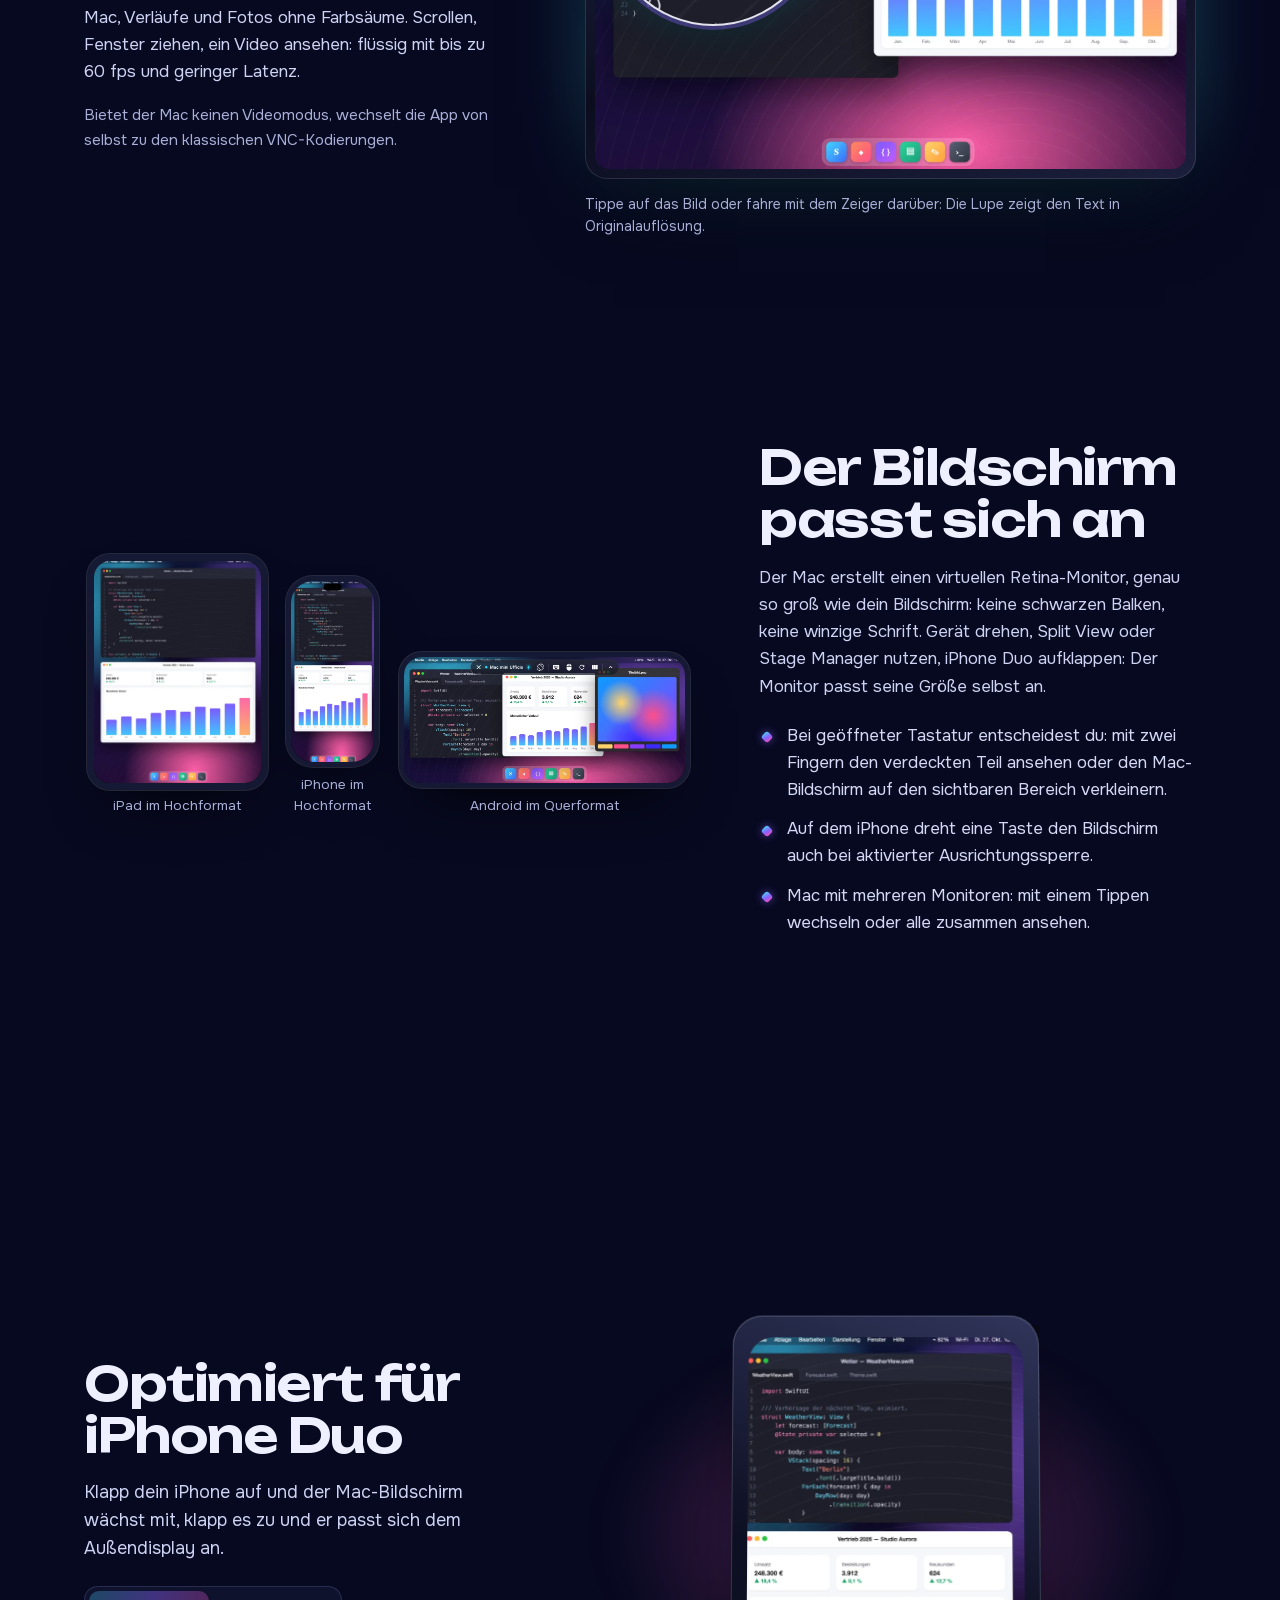
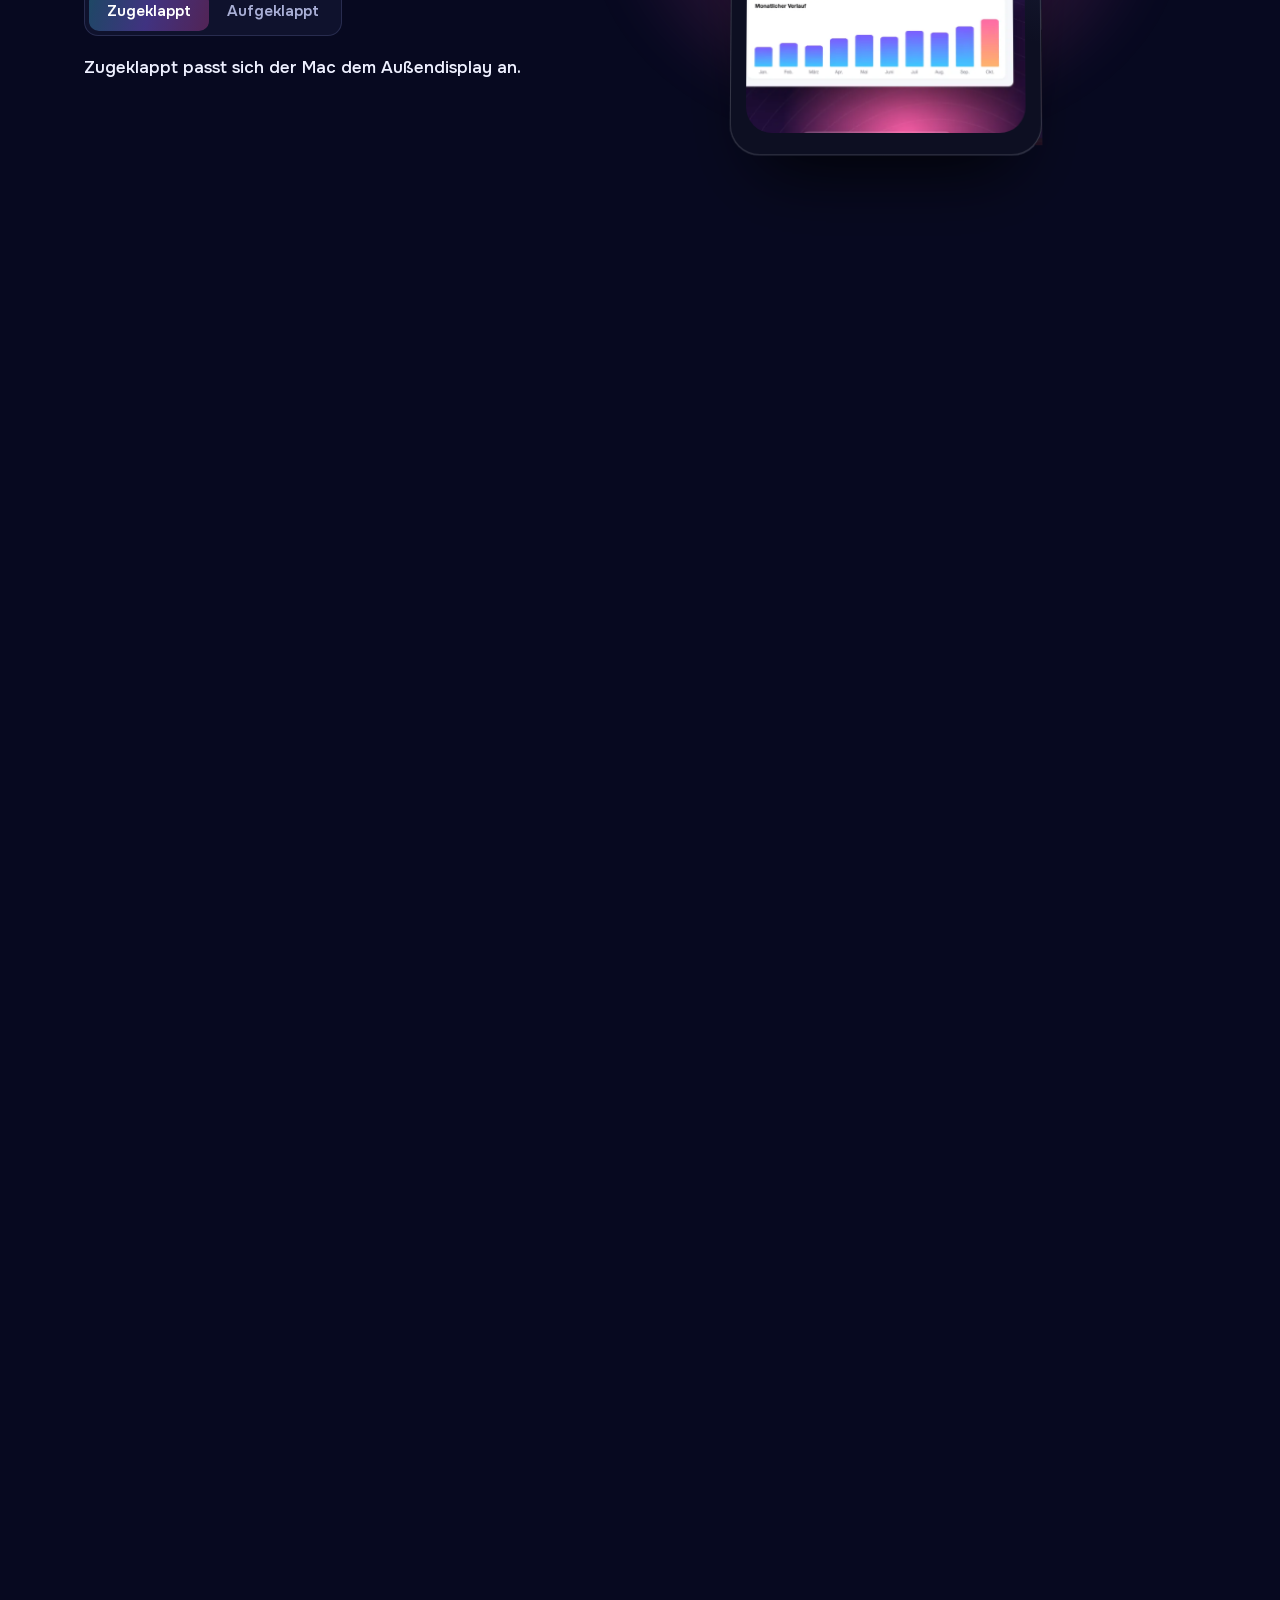
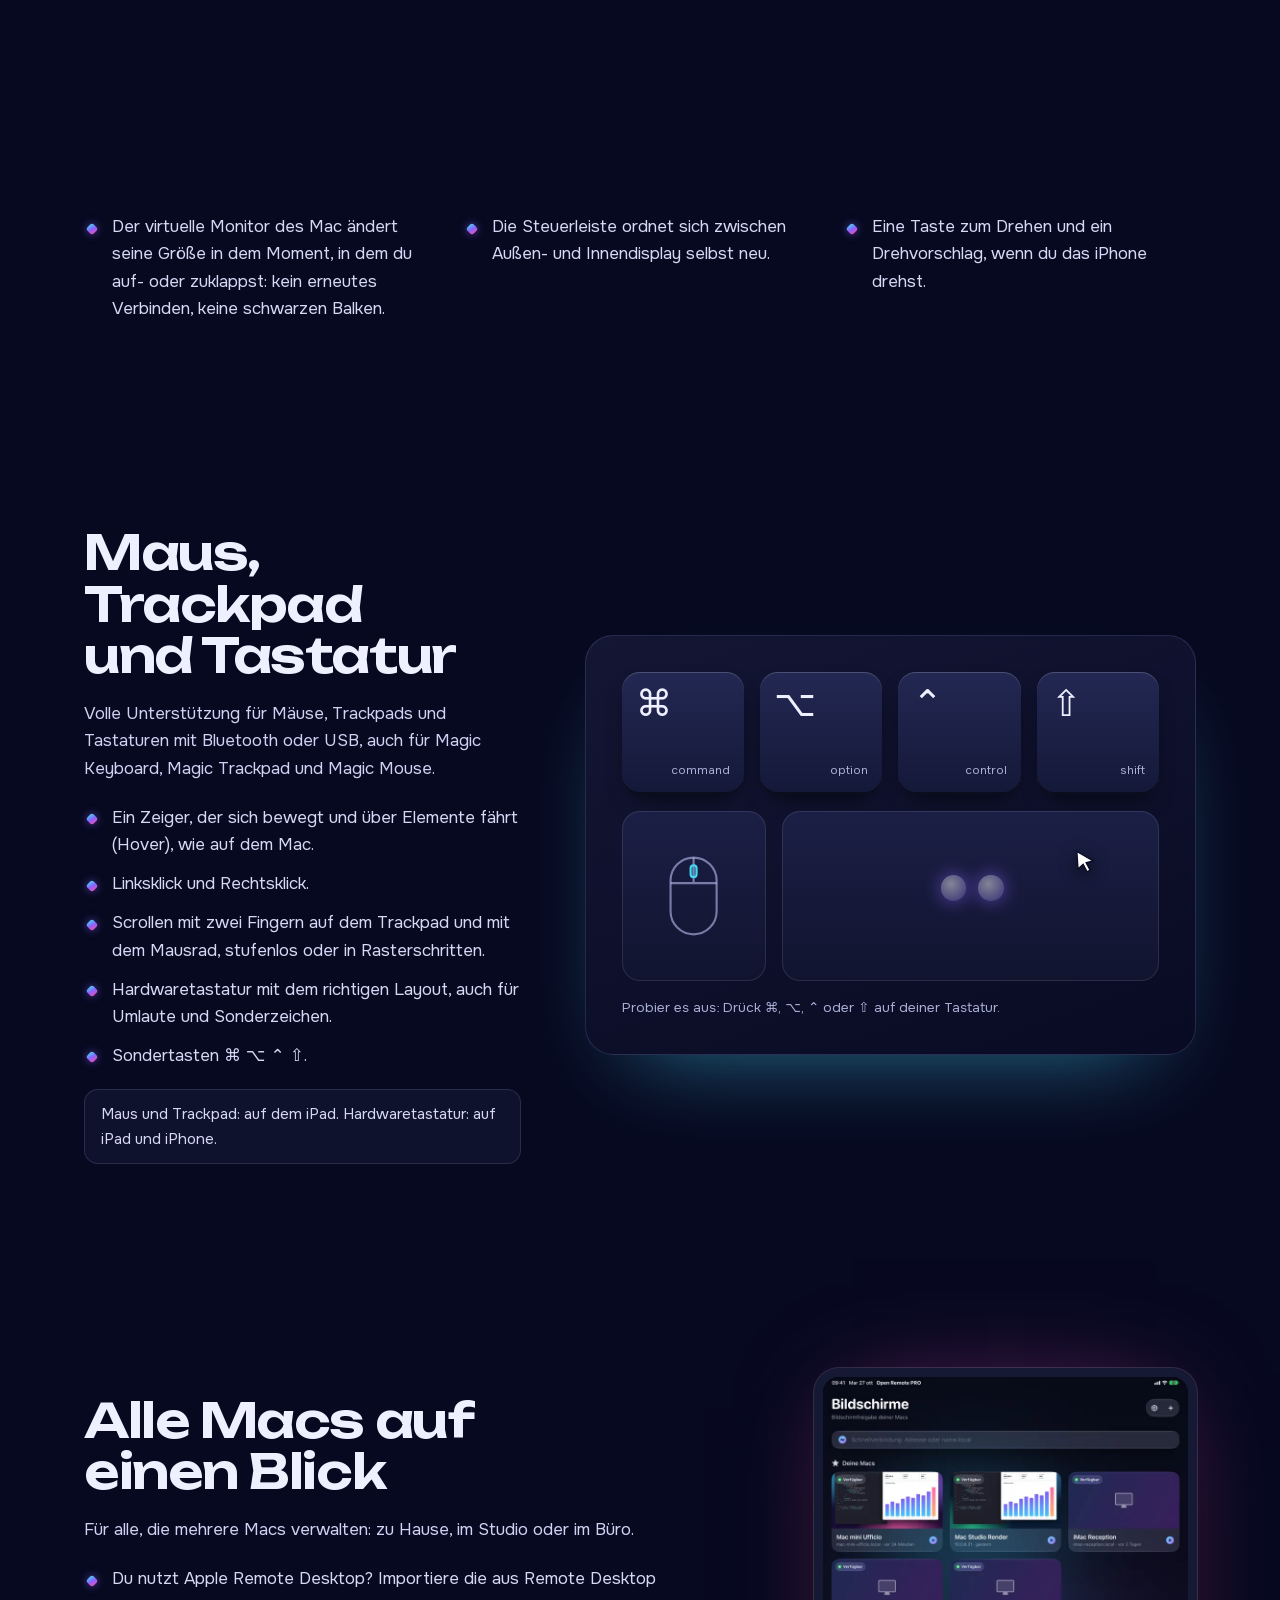
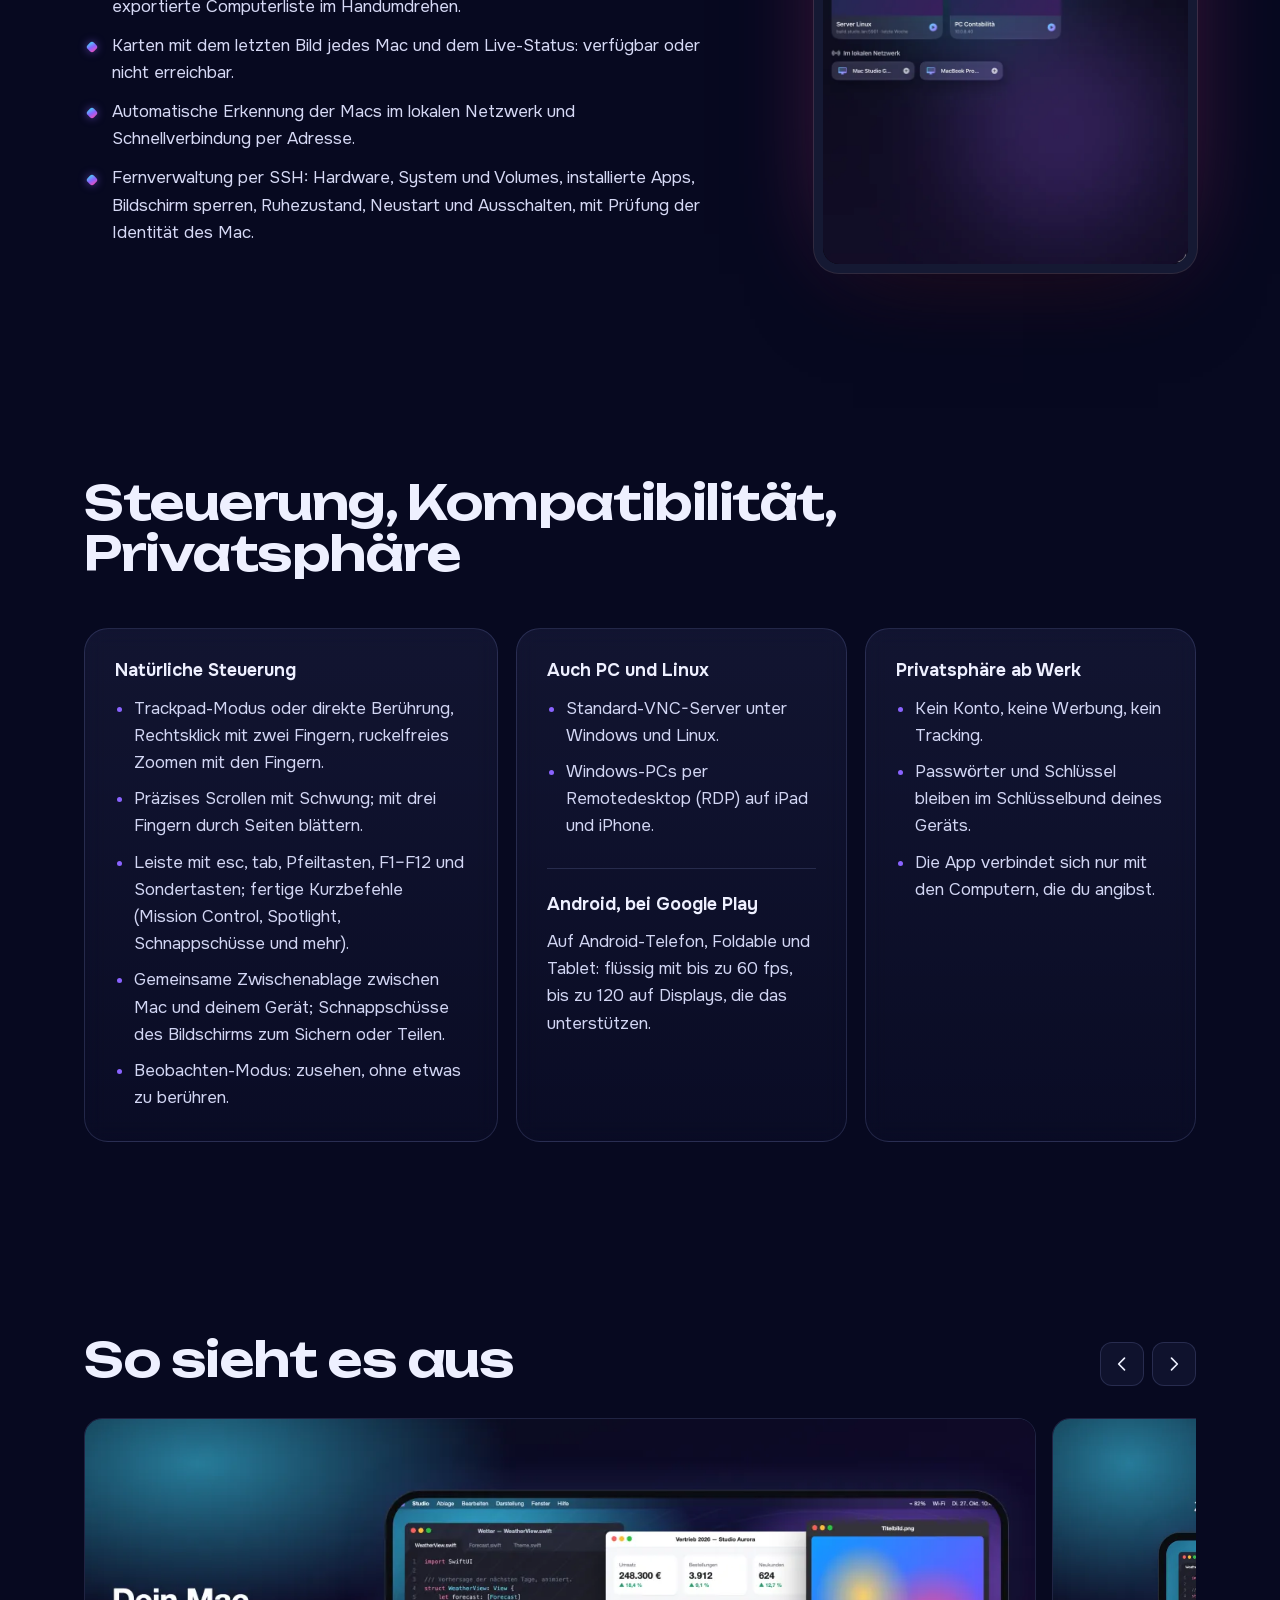
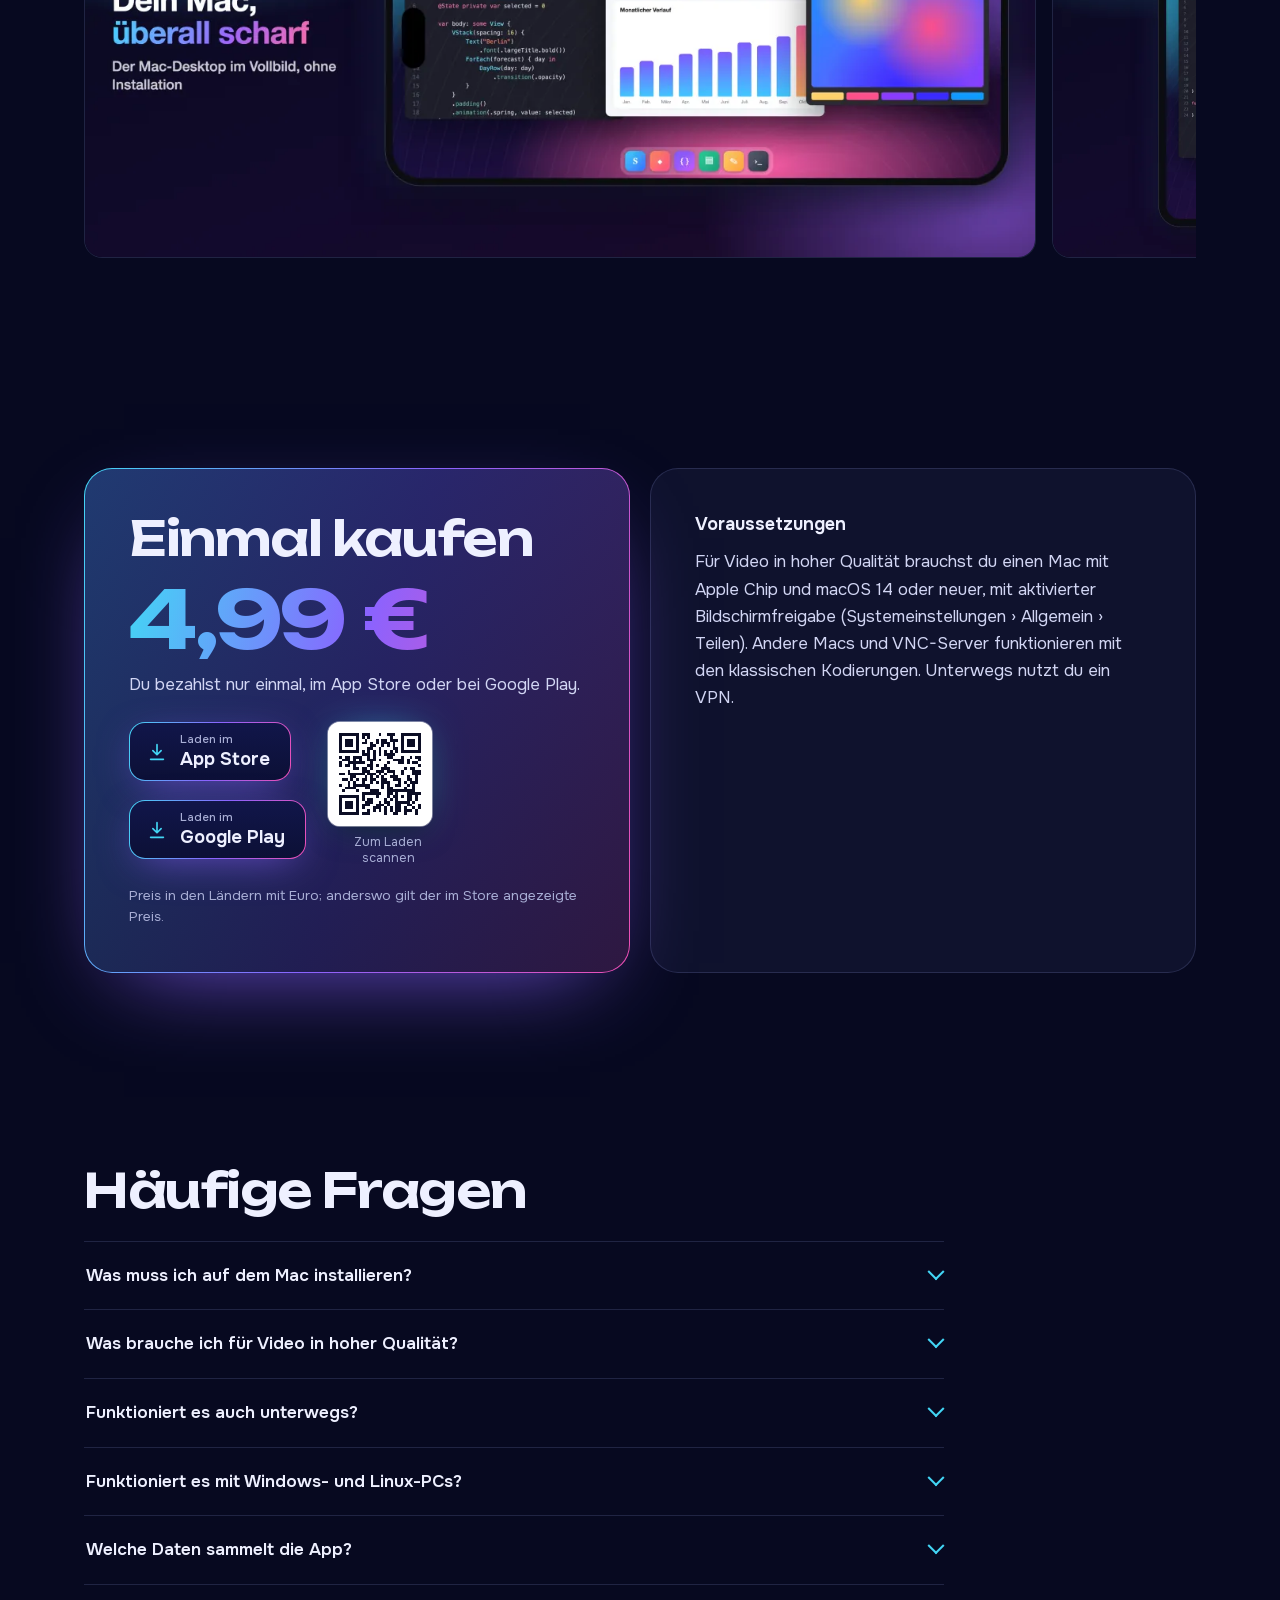
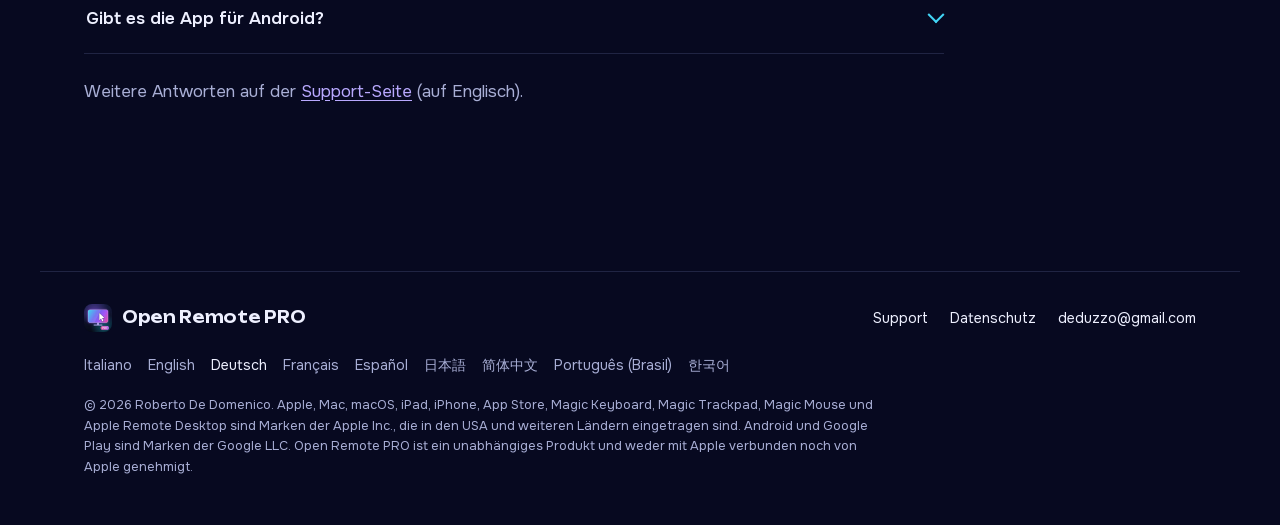
<file: de/index.html>
<!doctype html>
<html lang="de" dir="ltr">
<head>
<meta charset="utf-8">
<meta name="viewport" content="width=device-width,initial-scale=1,viewport-fit=cover">
<title>Open Remote PRO · Dein Mac, überall scharf</title>
<meta name="description" content="Dein Mac auf iPhone, iPad und iPhone Duo: HEVC-4:4:4-Video in vollen Farben mit bis zu 60 fps, ein virtueller Bildschirm nach Maß, Fernverwaltung per SSH. Kein Konto, keine Datensammlung.">
<meta name="theme-color" content="#070920">
<link rel="canonical" href="https://deduzzo.github.io/openremotepro/de/">
<link rel="alternate" hreflang="it" href="https://deduzzo.github.io/openremotepro/">
<link rel="alternate" hreflang="en" href="https://deduzzo.github.io/openremotepro/en/">
<link rel="alternate" hreflang="de" href="https://deduzzo.github.io/openremotepro/de/">
<link rel="alternate" hreflang="fr" href="https://deduzzo.github.io/openremotepro/fr/">
<link rel="alternate" hreflang="es" href="https://deduzzo.github.io/openremotepro/es/">
<link rel="alternate" hreflang="ja" href="https://deduzzo.github.io/openremotepro/ja/">
<link rel="alternate" hreflang="zh-Hans" href="https://deduzzo.github.io/openremotepro/zh-hans/">
<link rel="alternate" hreflang="pt-BR" href="https://deduzzo.github.io/openremotepro/pt-br/">
<link rel="alternate" hreflang="ko" href="https://deduzzo.github.io/openremotepro/ko/">
<link rel="alternate" hreflang="x-default" href="https://deduzzo.github.io/openremotepro/en/">
<meta property="og:type" content="website">
<meta property="og:site_name" content="Open Remote PRO">
<meta property="og:title" content="Open Remote PRO · Dein Mac, überall scharf">
<meta property="og:description" content="Dein Mac auf iPhone, iPad und iPhone Duo: HEVC-4:4:4-Video in vollen Farben mit bis zu 60 fps, ein virtueller Bildschirm nach Maß, Fernverwaltung per SSH. Kein Konto, keine Datensammlung.">
<meta property="og:url" content="https://deduzzo.github.io/openremotepro/de/">
<meta property="og:locale" content="de_DE">
<meta property="og:image" content="https://deduzzo.github.io/openremotepro/img/de/og.jpg">
<meta property="og:image:width" content="1024">
<meta property="og:image:height" content="500">
<meta name="twitter:card" content="summary_large_image">
<link rel="icon" type="image/png" href="../img/favicon.png">
<link rel="apple-touch-icon" href="../img/apple-touch-icon.png">
<link rel="preload" href="../fonts/unbounded.woff2" as="font" type="font/woff2" crossorigin>
<link rel="preload" href="../img/de/hero.webp" as="image">
<link rel="stylesheet" href="../style.css">
<script>document.documentElement.classList.add('js')</script>
</head>
<body class="landing">
<a class="skip" href="#main">Zum Inhalt springen</a>

<header class="top">
  <a class="brand" href="./"><img src="../img/icon.webp" width="32" height="32" alt=""><span>Open Remote PRO</span></a>
  <nav class="top-nav" aria-label="Abschnitte">
    <a href="#funzioni">Funktionen</a>
    <a href="#duo">iPhone Duo</a>
    <a href="#prezzo">Preis</a>
    <a href="#faq">Fragen</a>
    <a class="nav-support" href="../en/support.html">Support</a>
  </nav>
  <details class="lang">
    <summary aria-label="Sprache"><svg viewBox="0 0 24 24" width="18" height="18" aria-hidden="true"><path fill="none" stroke="currentColor" stroke-width="1.6" d="M12 21a9 9 0 1 0 0-18 9 9 0 0 0 0 18Zm0 0c2.5-2.4 3.8-5.4 3.8-9S14.5 5.4 12 3m0 18c-2.5-2.4-3.8-5.4-3.8-9S9.5 5.4 12 3M3.5 9h17M3.5 15h17"/></svg><span>DE</span></summary>
    <ul><li><a href="../" hreflang="it" lang="it">Italiano</a></li><li><a href="../en/" hreflang="en" lang="en">English</a></li><li><a href="../de/" hreflang="de" lang="de" aria-current="page">Deutsch</a></li><li><a href="../fr/" hreflang="fr" lang="fr">Français</a></li><li><a href="../es/" hreflang="es" lang="es">Español</a></li><li><a href="../ja/" hreflang="ja" lang="ja">日本語</a></li><li><a href="../zh-hans/" hreflang="zh-Hans" lang="zh-Hans">简体中文</a></li><li><a href="../pt-br/" hreflang="pt-BR" lang="pt-BR">Português (Brasil)</a></li><li><a href="../ko/" hreflang="ko" lang="ko">한국어</a></li></ul>
  </details>
  <a class="btn btn-small" href="https://apps.apple.com/app/id6828052464">Laden</a>
</header>

<main id="main">

<section class="hero">
  <div class="hero-text">
    <h1>Dein Mac, überall scharf</h1>
    <p class="hero-lead">Video in vollen Farben und ein Bildschirm nach Maß, auf iPad, iPhone und iPhone Duo. Als würdest du direkt vor deinem Mac sitzen.</p>
    <div class="cta-row">
      <a class="store store-apple" href="https://apps.apple.com/app/id6828052464">
        <svg viewBox="0 0 24 24" width="22" height="22" aria-hidden="true"><path fill="none" stroke="currentColor" stroke-width="1.8" stroke-linecap="round" d="M12 4v11m0 0-4.5-4.5M12 15l4.5-4.5M5 20h14"/></svg>
        <span><small>Laden im</small>App Store</span>
      </a>
      <a class="store store-play" href="https://play.google.com/store/apps/details?id=com.deduzzo.openremotepro">
        <svg viewBox="0 0 24 24" width="22" height="22" aria-hidden="true"><path fill="none" stroke="currentColor" stroke-width="1.8" stroke-linecap="round" d="M12 4v11m0 0-4.5-4.5M12 15l4.5-4.5M5 20h14"/></svg>
        <span><small>Laden im</small>Google Play</span>
      </a>
      <figure class="qr"><img src="../img/qr-appstore.svg" width="37" height="37" alt="QR-Code zum Laden von Open Remote PRO aus dem App Store"><figcaption>Zum Laden scannen</figcaption></figure>
    </div>
    <p class="hero-price">4,99 €, nur einmal bezahlen. Kein Konto, keine Werbung.</p>
  </div>
  <div class="hero-visual" aria-hidden="false">
    <div class="glow"></div>
    <figure class="phone-land">
      <div class="phone-screen"><img src="../img/de/hero.webp" width="1800" height="828" alt="Der Schreibtisch eines Demo-Mac auf einem iPhone im Querformat, mit der Steuerleiste von Open Remote PRO und der Anzeige 60 fps" fetchpriority="high"></div>
    </figure>
    <ul class="chips" aria-label="Auf einen Blick">
      <li class="chip c1">60 fps</li>
      <li class="chip c2">HEVC 4:4:4</li>
      <li class="chip c3">Retina</li>
    </ul>
  </div>
</section>

<section class="plain" aria-labelledby="t-plain">
  <h2 id="t-plain" class="visually-hidden">So funktioniert es</h2>
  <p class="plain-text">Open Remote PRO verbindet sich mit der in macOS integrierten Bildschirmfreigabe, die auch Apple Remote Desktop nutzt.</p>
  <ul class="plain-list">
    <li><svg viewBox="0 0 24 24" aria-hidden="true"><path d="M5 12.5 10 17l9-10"/></svg>Auf dem Mac installierst du nichts</li>
    <li><svg viewBox="0 0 24 24" aria-hidden="true"><path d="M5 12.5 10 17l9-10"/></svg>Du brauchst kein Konto</li>
    <li><svg viewBox="0 0 24 24" aria-hidden="true"><path d="M5 12.5 10 17l9-10"/></svg>Keine Daten laufen über fremde Server</li>
  </ul>
</section>

<section id="funzioni" class="feature feature-video">
  <div class="feature-text">
    <h2>Volle Farben, flüssige 60 fps</h2>
    <p>HEVC-4:4:4-Video in vollen Farben, per Hardware decodiert: Text so scharf wie auf dem Bildschirm des Mac, Verläufe und Fotos ohne Farbsäume. Scrollen, Fenster ziehen, ein Video ansehen: flüssig mit bis zu 60 fps und geringer Latenz.</p>
    <p class="note">Bietet der Mac keinen Videomodus, wechselt die App von selbst zu den klassischen VNC-Kodierungen.</p>
  </div>
  <figure class="lens-figure reveal" data-lens>
    <div class="frame-flat"><img src="../img/de/duo-open.webp" width="1600" height="1126" alt="Code und Diagramme auf dem Schreibtisch eines Demo-Mac, auf einem aufgeklappten iPhone Duo" loading="lazy"></div>
    <div class="lens" aria-hidden="true"></div>
    <figcaption>Tippe auf das Bild oder fahre mit dem Zeiger darüber: Die Lupe zeigt den Text in Originalauflösung.</figcaption>
  </figure>
</section>

<section class="feature feature-fit">
  <div class="feature-text">
    <h2>Der Bildschirm passt sich an</h2>
    <p>Der Mac erstellt einen virtuellen Retina-Monitor, genau so groß wie dein Bildschirm: keine schwarzen Balken, keine winzige Schrift. Gerät drehen, Split View oder Stage Manager nutzen, iPhone Duo aufklappen: Der Monitor passt seine Größe selbst an.</p>
    <ul class="ticks"><li>Bei geöffneter Tastatur entscheidest du: mit zwei Fingern den verdeckten Teil ansehen oder den Mac-Bildschirm auf den sichtbaren Bereich verkleinern.</li><li>Auf dem iPhone dreht eine Taste den Bildschirm auch bei aktivierter Ausrichtungssperre.</li><li>Mac mit mehreren Monitoren: mit einem Tippen wechseln oder alle zusammen ansehen.</li></ul>
  </div>
  <div class="trio reveal">
    <figure class="dev dev-tablet"><div class="dev-screen"><img src="../img/de/ipad-port.webp" width="720" height="960" alt="Der Schreibtisch des Demo-Mac auf einem iPad im Hochformat, mit übereinander angeordneten Fenstern" loading="lazy"></div><figcaption>iPad im Hochformat</figcaption></figure>
    <figure class="dev dev-phone"><div class="dev-screen"><img src="../img/de/phone-port.webp" width="480" height="1043" alt="Der Schreibtisch des Demo-Mac auf einem iPhone im Hochformat" loading="lazy"></div><figcaption>iPhone im Hochformat</figcaption></figure>
    <figure class="dev dev-android"><div class="dev-screen"><img src="../img/de/android.webp" width="1100" height="495" alt="Der Schreibtisch des Demo-Mac auf einem Android-Telefon im Querformat" loading="lazy"></div><figcaption>Android im Querformat</figcaption></figure>
  </div>
</section>

<section id="duo" class="duo" data-duo>
  <div class="duo-track">
    <div class="duo-stage">
      <div class="duo-text">
        <h2>Optimiert für iPhone Duo</h2>
        <p class="duo-lead">Klapp dein iPhone auf und der Mac-Bildschirm wächst mit, klapp es zu und er passt sich dem Außendisplay an.</p>
        <div class="duo-switch" role="group" aria-label="iPhone Duo">
          <button type="button" data-duo-set="0" aria-pressed="false">Zugeklappt</button>
          <button type="button" data-duo-set="1" aria-pressed="true">Aufgeklappt</button>
        </div>
        <p class="duo-state">
          <span class="s-closed">Zugeklappt passt sich der Mac dem Außendisplay an.</span>
          <span class="s-open">Aufgeklappt wird er zum echten 7,6-Zoll-Desktop mit dem Platz eines Notebooks.</span>
        </p>
      </div>
      <div class="duo-visual">
        <div class="duo-device" style="--p:1">
          <div class="duo-half duo-left"><div class="duo-scr" style="background-image:url(../img/de/duo-open.webp)"></div></div>
          <div class="duo-flap">
            <div class="duo-face duo-front"><div class="duo-scr" style="background-image:url(../img/de/duo-open.webp)"></div></div>
            <div class="duo-face duo-back"><div class="duo-outer"><img src="../img/de/duo-closed.webp" width="700" height="1018" alt="Der Demo-Mac auf dem Außendisplay eines zugeklappten iPhone Duo" loading="lazy"></div></div>
          </div>
          <span class="duo-hinge" aria-hidden="true"></span>
        </div>
        <img class="visually-hidden" src="../img/de/duo-open.webp" alt="Der Demo-Mac auf dem Innendisplay eines aufgeklappten iPhone Duo" loading="lazy">
      </div>
    </div>
  </div>
  <ul class="ticks duo-ticks"><li>Der virtuelle Monitor des Mac ändert seine Größe in dem Moment, in dem du auf- oder zuklappst: kein erneutes Verbinden, keine schwarzen Balken.</li><li>Die Steuerleiste ordnet sich zwischen Außen- und Innendisplay selbst neu.</li><li>Eine Taste zum Drehen und ein Drehvorschlag, wenn du das iPhone drehst.</li></ul>
</section>

<section id="input" class="feature feature-input">
  <div class="feature-text">
    <h2>Maus, Trackpad und Tastatur</h2>
    <p>Volle Unterstützung für Mäuse, Trackpads und Tastaturen mit Bluetooth oder USB, auch für Magic Keyboard, Magic Trackpad und Magic Mouse.</p>
    <ul class="ticks"><li>Ein Zeiger, der sich bewegt und über Elemente fährt (Hover), wie auf dem Mac.</li><li>Linksklick und Rechtsklick.</li><li>Scrollen mit zwei Fingern auf dem Trackpad und mit dem Mausrad, stufenlos oder in Rasterschritten.</li><li>Hardwaretastatur mit dem richtigen Layout, auch für Umlaute und Sonderzeichen.</li><li>Sondertasten ⌘ ⌥ ⌃ ⇧.</li></ul>
    <p class="note">Maus und Trackpad: auf dem iPad. Hardwaretastatur: auf iPad und iPhone.</p>
  </div>
  <div class="input-visual reveal">
    <div class="keys" aria-hidden="true">
      <span class="key" data-key="Meta"><b>⌘</b><i>command</i></span>
      <span class="key" data-key="Alt"><b>⌥</b><i>option</i></span>
      <span class="key" data-key="Control"><b>⌃</b><i>control</i></span>
      <span class="key" data-key="Shift"><b>⇧</b><i>shift</i></span>
    </div>
    <div class="pads" aria-hidden="true">
      <div class="pad pad-mouse"><svg viewBox="0 0 60 96"><rect x="3" y="3" width="54" height="90" rx="27"/><path d="M30 3v30M3 33h54"/><rect class="wheel" x="26.5" y="12" width="7" height="14" rx="3.5"/></svg></div>
      <div class="pad pad-track"><span class="finger"></span><span class="finger"></span><svg class="cursor" viewBox="0 0 24 24"><path d="M5 3l14 8-6 1.6 3.4 6.4-2.6 1.4-3.4-6.4L6 18z"/></svg></div>
    </div>
    <p class="key-hint">Probier es aus: Drück ⌘, ⌥, ⌃ oder ⇧ auf deiner Tastatur.</p>
  </div>
</section>

<section class="feature feature-manage">
  <div class="feature-text">
    <h2>Alle Macs auf einen Blick</h2>
    <p>Für alle, die mehrere Macs verwalten: zu Hause, im Studio oder im Büro.</p>
    <ul class="ticks"><li>Du nutzt Apple Remote Desktop? Importiere die aus Remote Desktop exportierte Computerliste im Handumdrehen.</li><li>Karten mit dem letzten Bild jedes Mac und dem Live-Status: verfügbar oder nicht erreichbar.</li><li>Automatische Erkennung der Macs im lokalen Netzwerk und Schnellverbindung per Adresse.</li><li>Fernverwaltung per SSH: Hardware, System und Volumes, installierte Apps, Bildschirm sperren, Ruhezustand, Neustart und Ausschalten, mit Prüfung der Identität des Mac.</li></ul>
  </div>
  <figure class="dev dev-tablet dev-big reveal"><div class="dev-screen"><img src="../img/de/home.webp" width="760" height="1013" alt="Die Liste der Macs in der App auf dem iPad, mit einer Vorschau jedes Bildschirms und dem Status Verfügbar" loading="lazy"></div></figure>
</section>

<section class="grid-more" aria-labelledby="t-more">
  <h2 id="t-more">Steuerung, Kompatibilität, Privatsphäre</h2>
  <div class="more-cols">
    <div class="more">
      <h3>Natürliche Steuerung</h3>
      <ul><li>Trackpad-Modus oder direkte Berührung, Rechtsklick mit zwei Fingern, ruckelfreies Zoomen mit den Fingern.</li><li>Präzises Scrollen mit Schwung; mit drei Fingern durch Seiten blättern.</li><li>Leiste mit esc, tab, Pfeiltasten, F1–F12 und Sondertasten; fertige Kurzbefehle (Mission Control, Spotlight, Schnappschüsse und mehr).</li><li>Gemeinsame Zwischenablage zwischen Mac und deinem Gerät; Schnappschüsse des Bildschirms zum Sichern oder Teilen.</li><li>Beobachten-Modus: zusehen, ohne etwas zu berühren.</li></ul>
    </div>
    <div class="more">
      <h3>Auch PC und Linux</h3>
      <ul><li>Standard-VNC-Server unter Windows und Linux.</li><li>Windows-PCs per Remotedesktop (RDP) auf iPad und iPhone.</li></ul>
      <h3>Android, bei Google Play</h3>
      <p>Auf Android-Telefon, Foldable und Tablet: flüssig mit bis zu 60 fps, bis zu 120 auf Displays, die das unterstützen.</p>
    </div>
    <div class="more">
      <h3>Privatsphäre ab Werk</h3>
      <ul><li>Kein Konto, keine Werbung, kein Tracking.</li><li>Passwörter und Schlüssel bleiben im Schlüsselbund deines Geräts.</li><li>Die App verbindet sich nur mit den Computern, die du angibst.</li></ul>
    </div>
  </div>
</section>

<section class="gallery" aria-labelledby="t-gal">
  <div class="gallery-head">
    <h2 id="t-gal">So sieht es aus</h2>
    <div class="gallery-nav">
      <button type="button" data-gal="-1" aria-label="Vorheriges Bild"><svg viewBox="0 0 24 24" aria-hidden="true"><path d="M15 5l-7 7 7 7"/></svg></button>
      <button type="button" data-gal="1" aria-label="Nächstes Bild"><svg viewBox="0 0 24 24" aria-hidden="true"><path d="M9 5l7 7-7 7"/></svg></button>
    </div>
  </div>
  <ul class="gallery-track" tabindex="0" aria-label="So sieht es aus">
    <li class="g-land"><img src="../img/de/g1.webp" width="1200" height="552" alt="Dein Mac, überall scharf: der Mac-Desktop im Vollbild auf dem iPhone" loading="lazy"></li>
    <li class="g-wide"><img src="../img/de/g2.webp" width="1100" height="774" alt="Optimiert für iPhone Duo: zu- oder aufgeklappt, der Mac-Bildschirm passt sich an" loading="lazy"></li>
    <li class="g-port"><img src="../img/de/g3.webp" width="700" height="933" alt="Alle Macs auf einen Blick: Vorschau jedes Bildschirms und Live-Status" loading="lazy"></li>
    <li class="g-land"><img src="../img/de/g4.webp" width="1200" height="552" alt="Volle Farben, flüssige 60 fps: HEVC-4:4:4-Video, per Hardware decodiert" loading="lazy"></li>
    <li class="g-port"><img src="../img/de/g5.webp" width="700" height="933" alt="Steuerung nach Maß: Trackpad oder direkte Berührung, Tastatur mit dem richtigen Layout" loading="lazy"></li>
    <li class="g-land"><img src="../img/de/g6.webp" width="1200" height="675" alt="Der Mac-Desktop auf einem Android-Telefon" loading="lazy"></li>
  </ul>
</section>

<section id="prezzo" class="price" aria-labelledby="t-price">
  <div class="price-card">
    <h2 id="t-price">Einmal kaufen</h2>
    <p class="price-tag">4,99 €</p>
    <p class="price-sub">Du bezahlst nur einmal, im App Store oder bei Google Play.</p>
    <div class="price-get">
    <a class="store store-apple" href="https://apps.apple.com/app/id6828052464">
      <svg viewBox="0 0 24 24" width="22" height="22" aria-hidden="true"><path fill="none" stroke="currentColor" stroke-width="1.8" stroke-linecap="round" d="M12 4v11m0 0-4.5-4.5M12 15l4.5-4.5M5 20h14"/></svg>
      <span><small>Laden im</small>App Store</span>
    </a>
    <figure class="qr"><img src="../img/qr-appstore.svg" width="37" height="37" alt="QR-Code zum Laden von Open Remote PRO aus dem App Store"><figcaption>Zum Laden scannen</figcaption></figure>
    <a class="store store-play" href="https://play.google.com/store/apps/details?id=com.deduzzo.openremotepro">
      <svg viewBox="0 0 24 24" width="22" height="22" aria-hidden="true"><path fill="none" stroke="currentColor" stroke-width="1.8" stroke-linecap="round" d="M12 4v11m0 0-4.5-4.5M12 15l4.5-4.5M5 20h14"/></svg>
      <span><small>Laden im</small>Google Play</span>
    </a>
    </div>
    <p class="note">Preis in den Ländern mit Euro; anderswo gilt der im Store angezeigte Preis.</p>
  </div>
  <div class="req">
    <h3>Voraussetzungen</h3>
    <p>Für Video in hoher Qualität brauchst du einen Mac mit Apple Chip und macOS 14 oder neuer, mit aktivierter Bildschirmfreigabe (Systemeinstellungen › Allgemein › Teilen). Andere Macs und VNC-Server funktionieren mit den klassischen Kodierungen. Unterwegs nutzt du ein VPN.</p>
  </div>
</section>

<section id="faq" class="faq" aria-labelledby="t-faq">
  <h2 id="t-faq">Häufige Fragen</h2>
  <details><summary>Was muss ich auf dem Mac installieren?</summary><div class="faq-a"><p>Nichts. Öffne auf dem Mac Systemeinstellungen › Allgemein › Teilen und aktiviere die Bildschirmfreigabe. Füge den Mac dann in der App hinzu (im selben Netzwerk erscheint er schon in der Liste) und melde dich mit Name und Passwort eines Benutzers dieses Mac an.</p></div></details>
<details><summary>Was brauche ich für Video in hoher Qualität?</summary><div class="faq-a"><p>Einen Mac mit Apple Chip und macOS 14 oder neuer. Andere Macs und VNC-Server funktionieren mit den klassischen Kodierungen.</p></div></details>
<details><summary>Funktioniert es auch unterwegs?</summary><div class="faq-a"><p>Ja, mit einem VPN in das Netzwerk des Mac. Gib die Bildschirmfreigabe nicht direkt ins Internet frei.</p></div></details>
<details><summary>Funktioniert es mit Windows- und Linux-PCs?</summary><div class="faq-a"><p>Ja, mit Standard-VNC-Servern unter Windows und Linux. Auf iPad und iPhone verbindest du dich außerdem per Remotedesktop (RDP) mit Windows-PCs.</p></div></details>
<details><summary>Welche Daten sammelt die App?</summary><div class="faq-a"><p>Keine: kein Konto, keine Werbung, kein Tracking. Computerliste, Passwörter und Schlüssel bleiben auf deinem Gerät, und die App verbindet sich nur mit den Computern, die du angibst.</p></div></details>
<details><summary>Gibt es die App für Android?</summary><div class="faq-a"><p>Ja, bei Google Play, für Telefone, Foldables und Tablets.</p></div></details>
  <p class="faq-more">Weitere Antworten auf der <a href="../en/support.html">Support-Seite</a> (auf Englisch).</p>
</section>

</main>

<footer class="foot">
  <div class="foot-row">
    <a class="brand" href="./"><img src="../img/icon.webp" width="28" height="28" alt=""><span>Open Remote PRO</span></a>
    <nav aria-label="Informationen">
      <a href="../en/support.html">Support</a>
      <a href="../en/privacy.html">Datenschutz</a>
      <a href="mailto:deduzzo@gmail.com">deduzzo@gmail.com</a>
    </nav>
  </div>
  <p class="langs-inline"><a href="../" hreflang="it" lang="it">Italiano</a> <a href="../en/" hreflang="en" lang="en">English</a> <a href="../de/" hreflang="de" lang="de" aria-current="page">Deutsch</a> <a href="../fr/" hreflang="fr" lang="fr">Français</a> <a href="../es/" hreflang="es" lang="es">Español</a> <a href="../ja/" hreflang="ja" lang="ja">日本語</a> <a href="../zh-hans/" hreflang="zh-Hans" lang="zh-Hans">简体中文</a> <a href="../pt-br/" hreflang="pt-BR" lang="pt-BR">Português (Brasil)</a> <a href="../ko/" hreflang="ko" lang="ko">한국어</a></p>
  <p class="legal">© 2026 Roberto De Domenico. Apple, Mac, macOS, iPad, iPhone, App Store, Magic Keyboard, Magic Trackpad, Magic Mouse und Apple Remote Desktop sind Marken der Apple Inc., die in den USA und weiteren Ländern eingetragen sind. Android und Google Play sind Marken der Google LLC. Open Remote PRO ist ein unabhängiges Produkt und weder mit Apple verbunden noch von Apple genehmigt.</p>
</footer>
<script src="../main.js" defer></script>
</body>
</html>
</file>
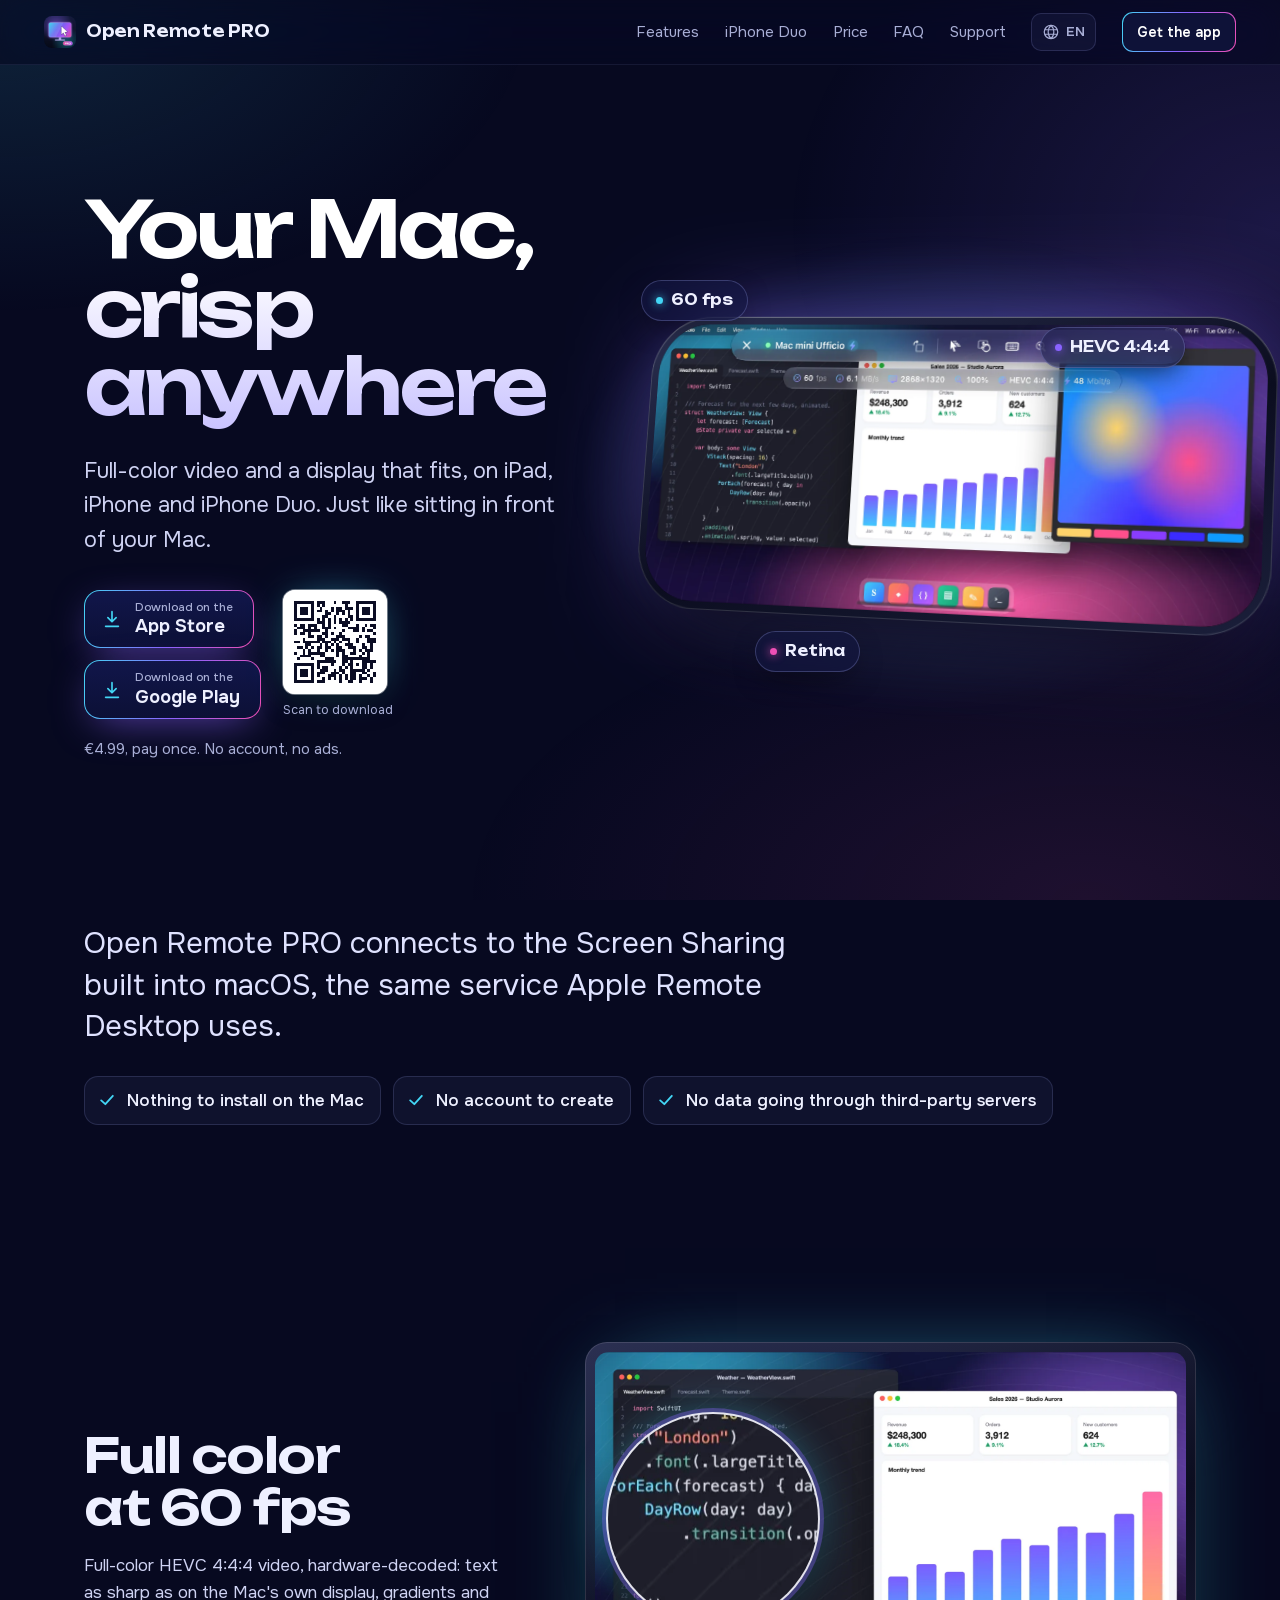
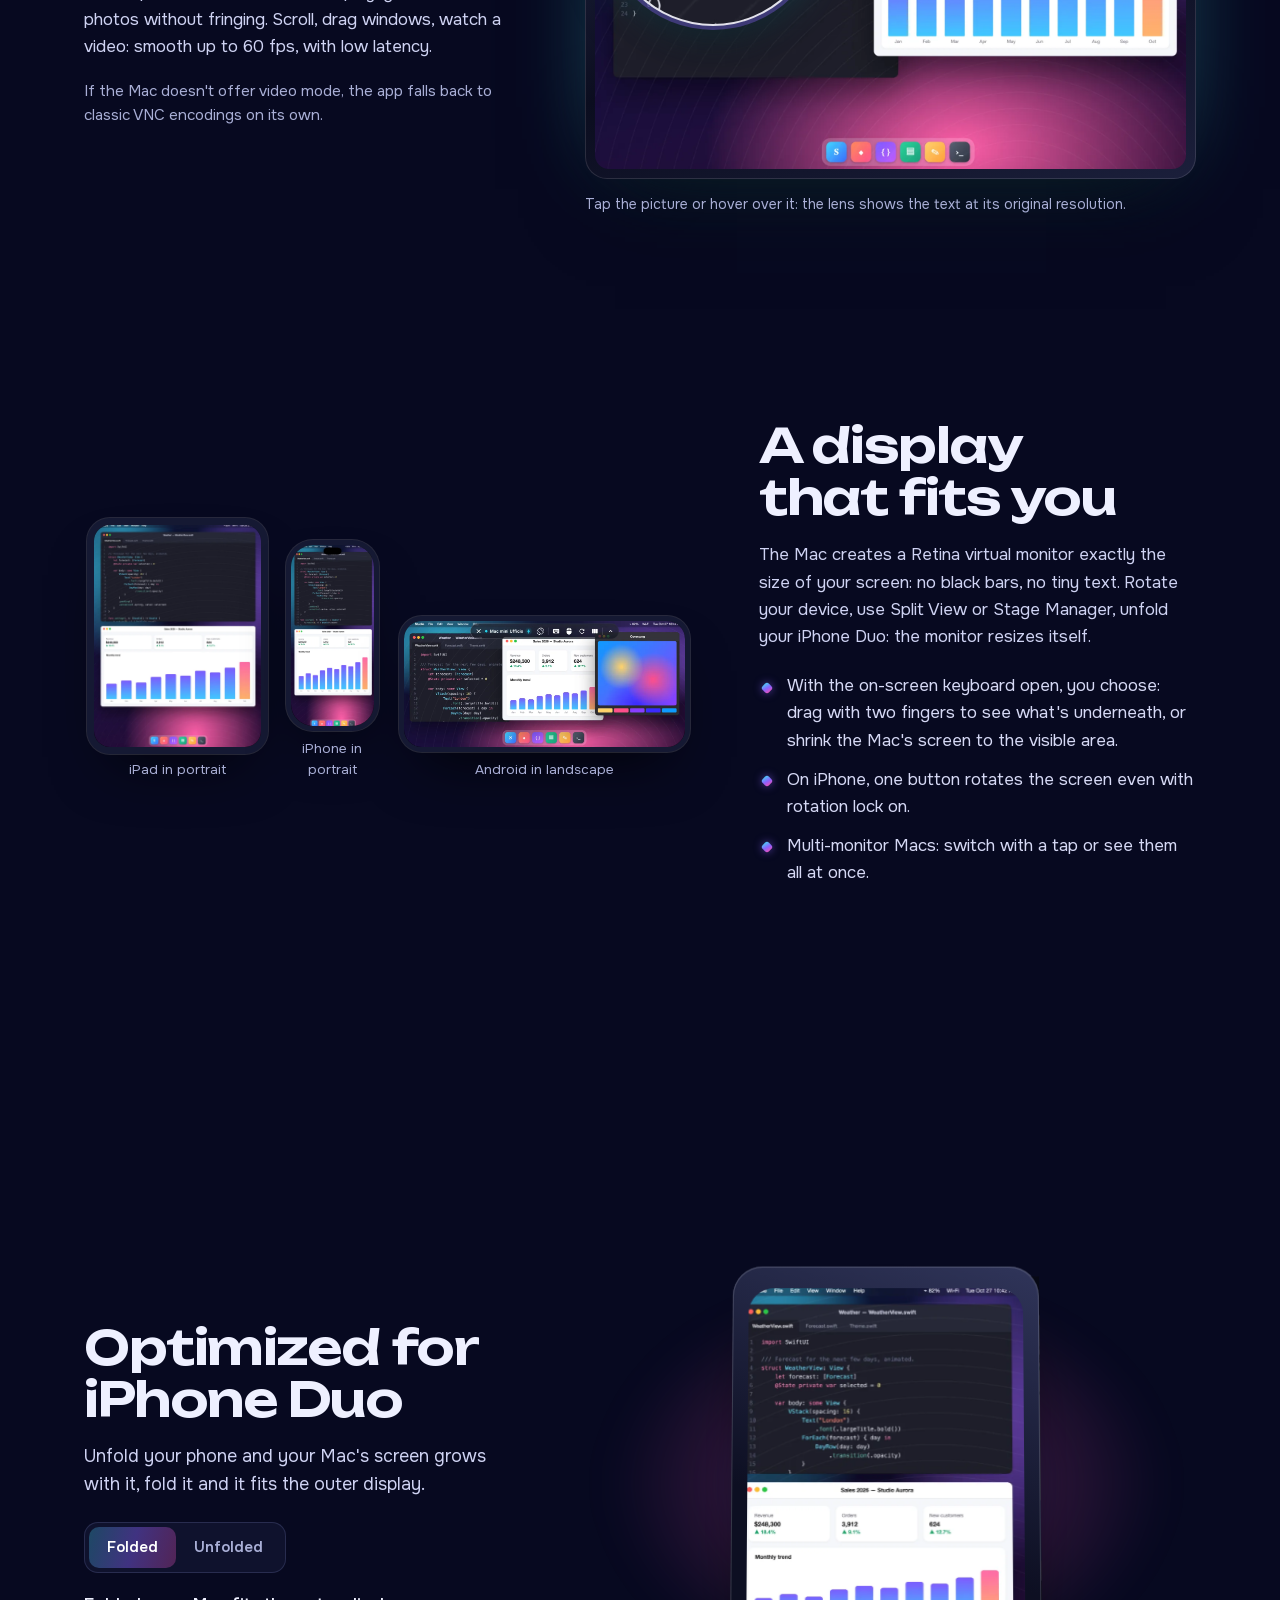
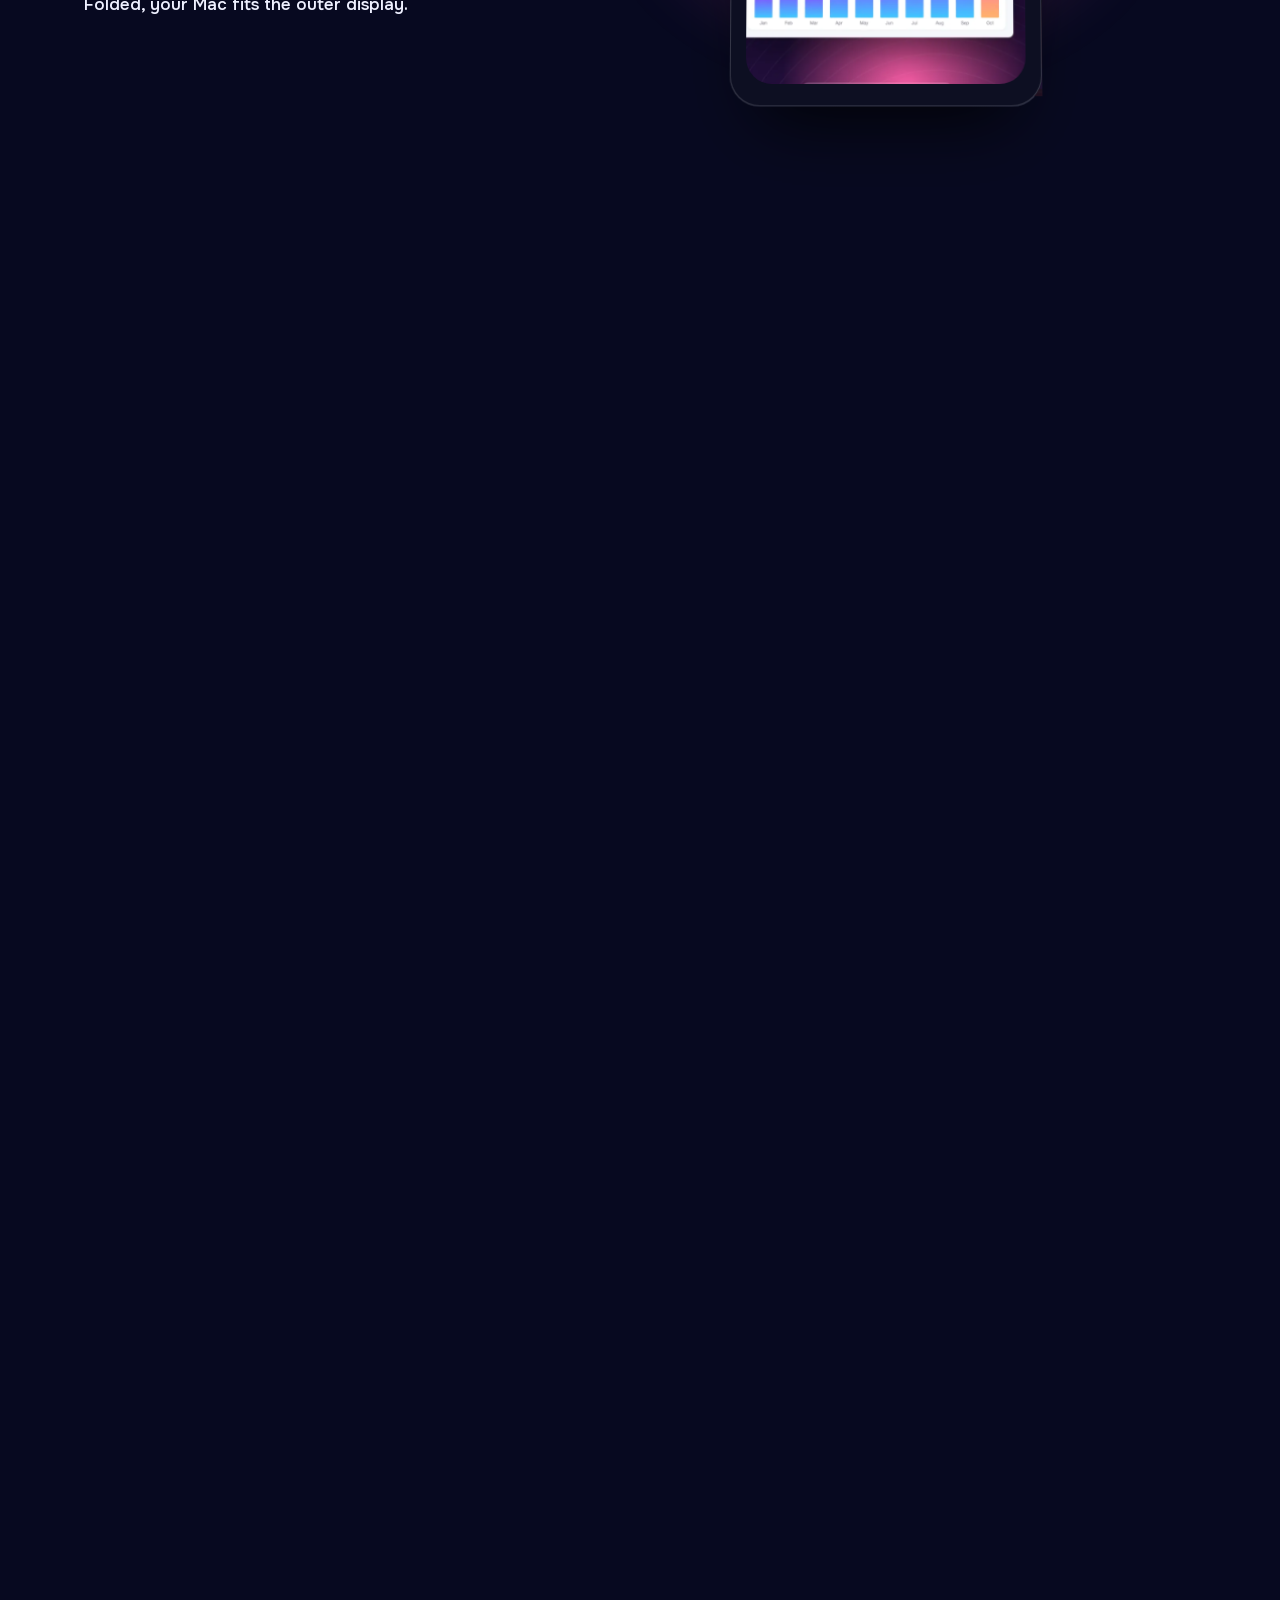
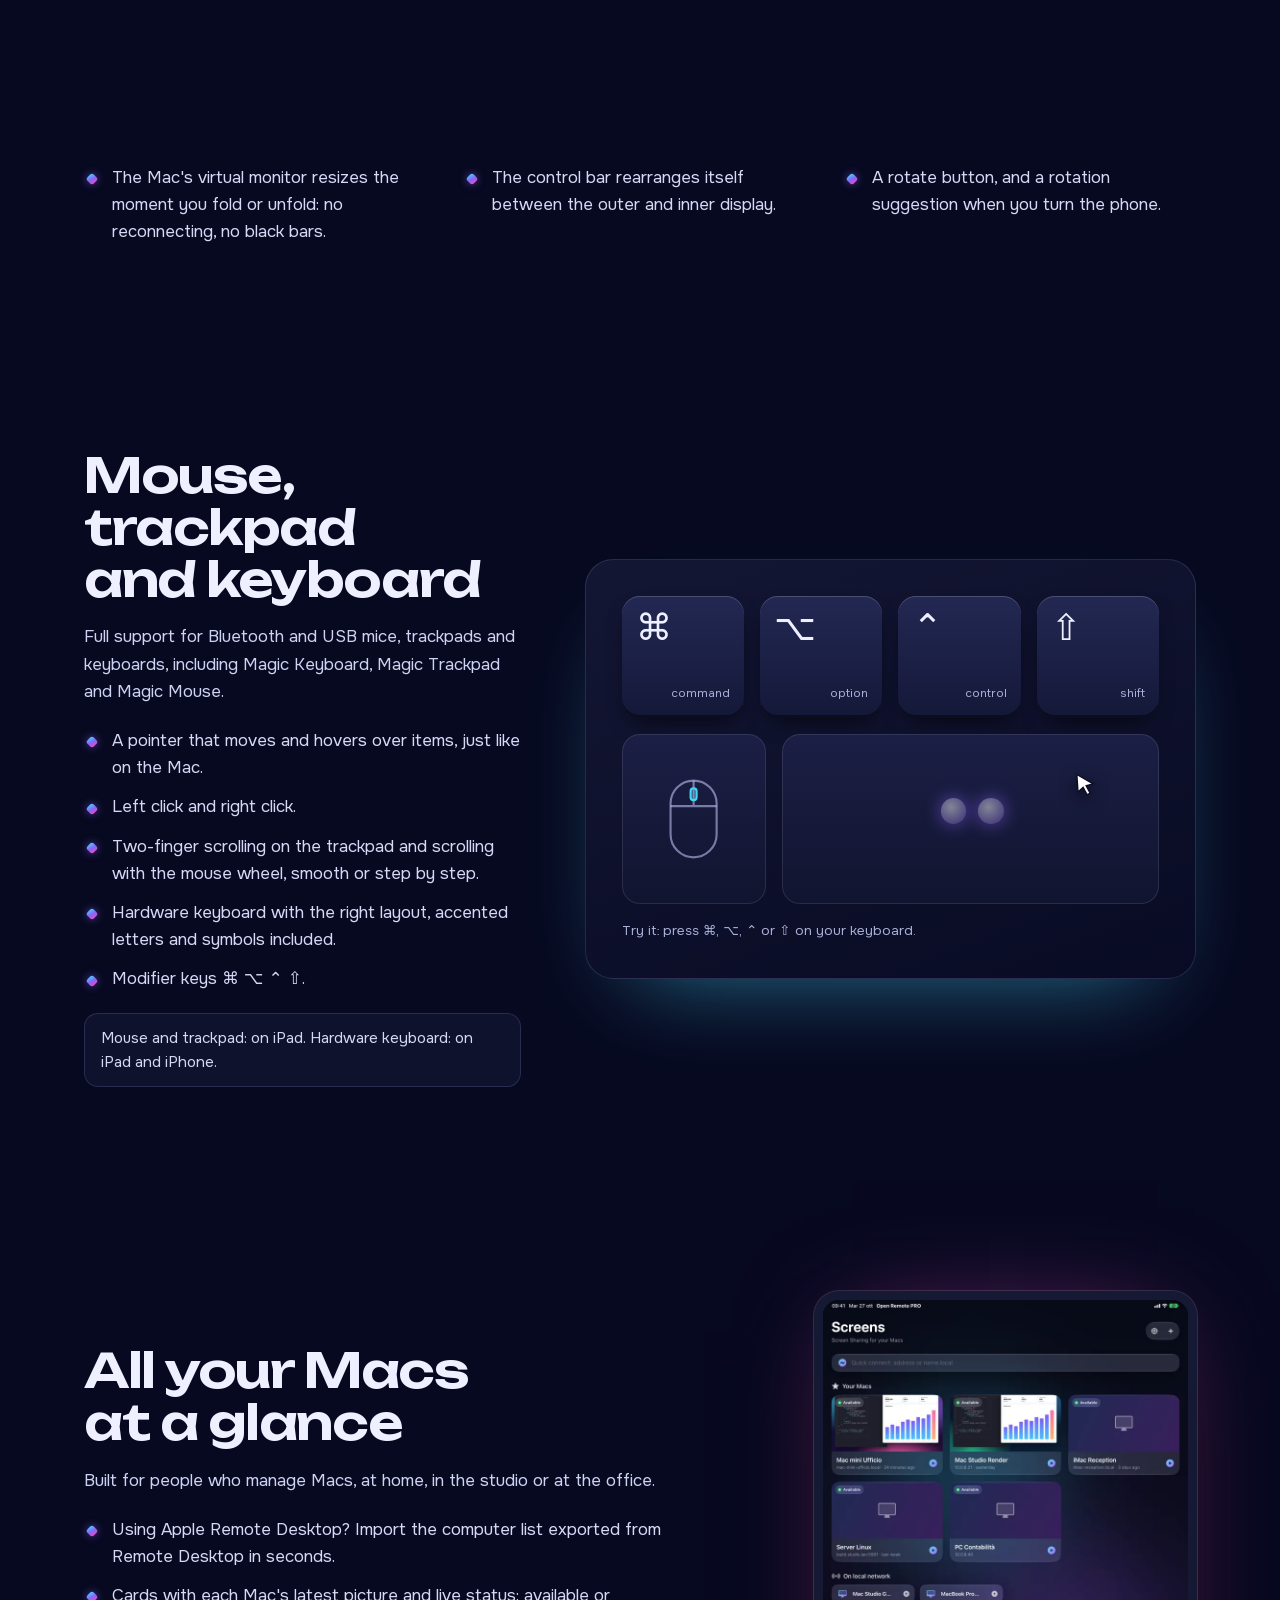
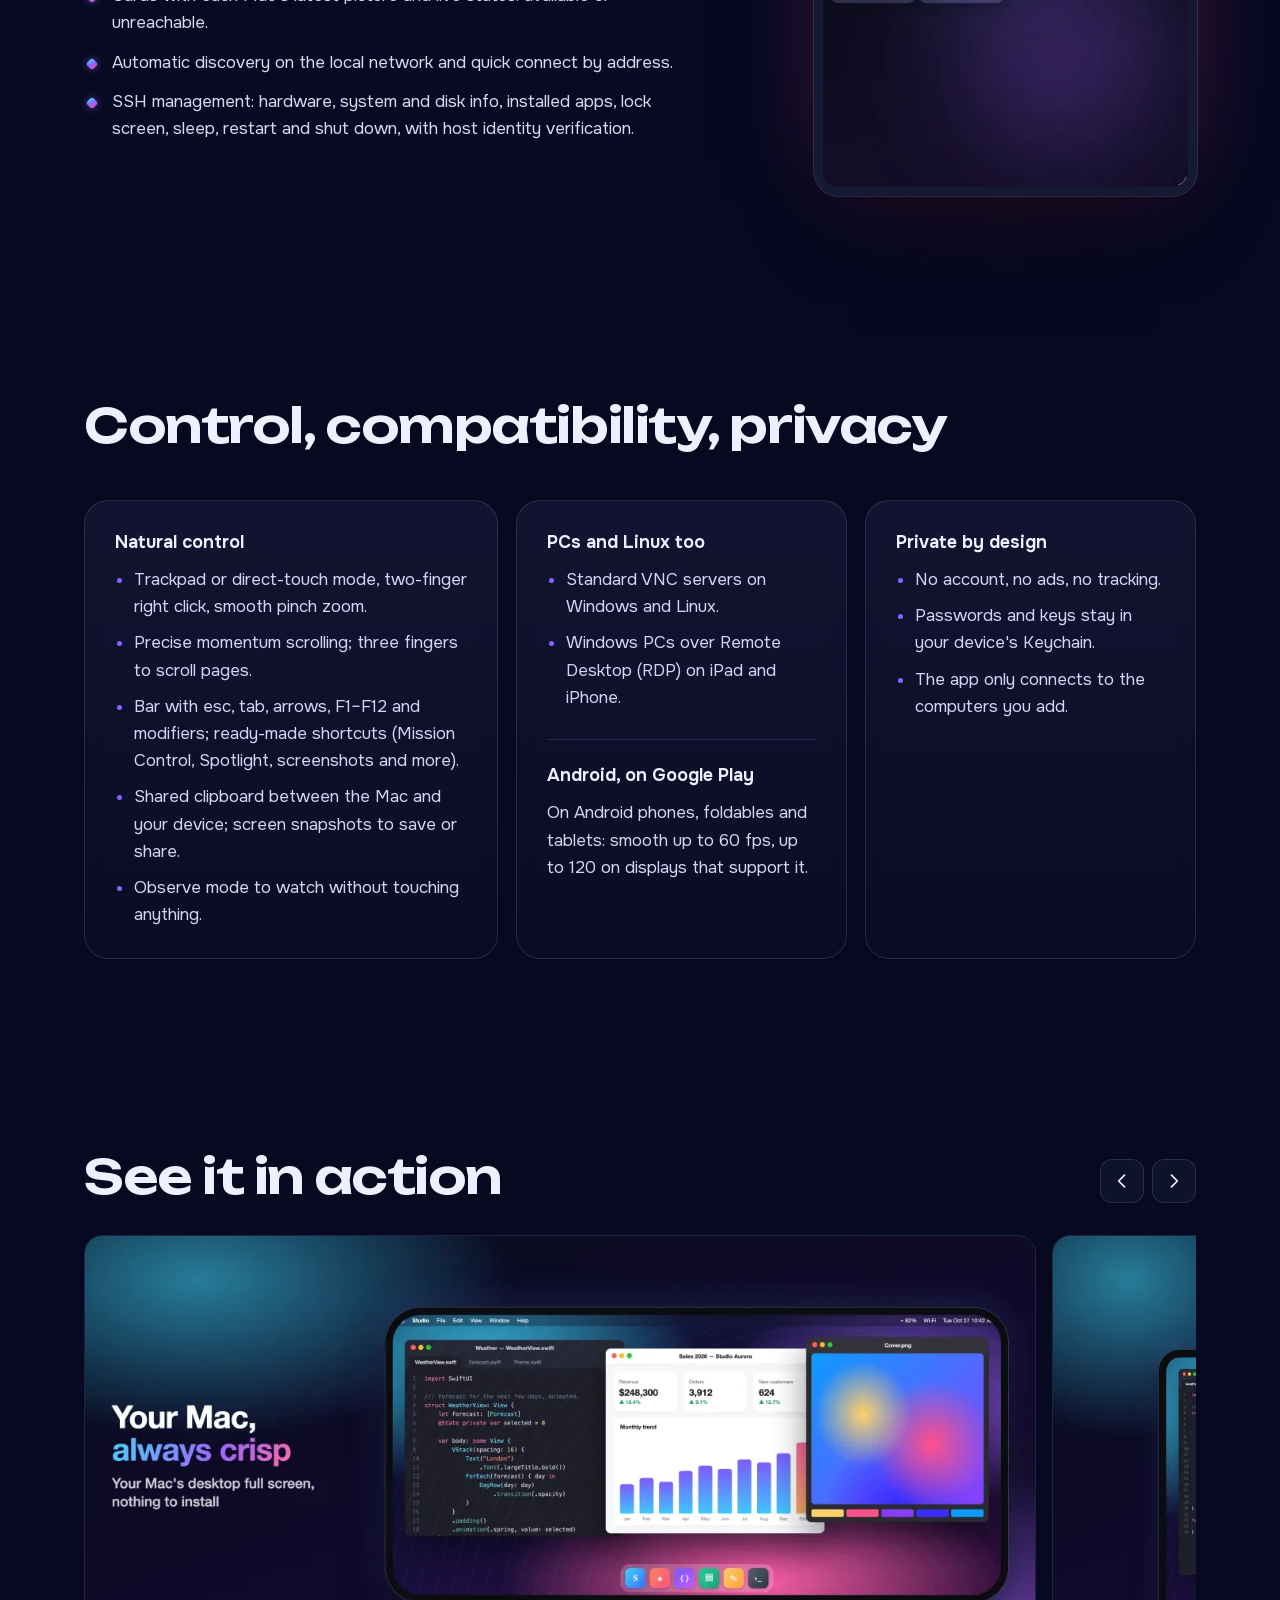
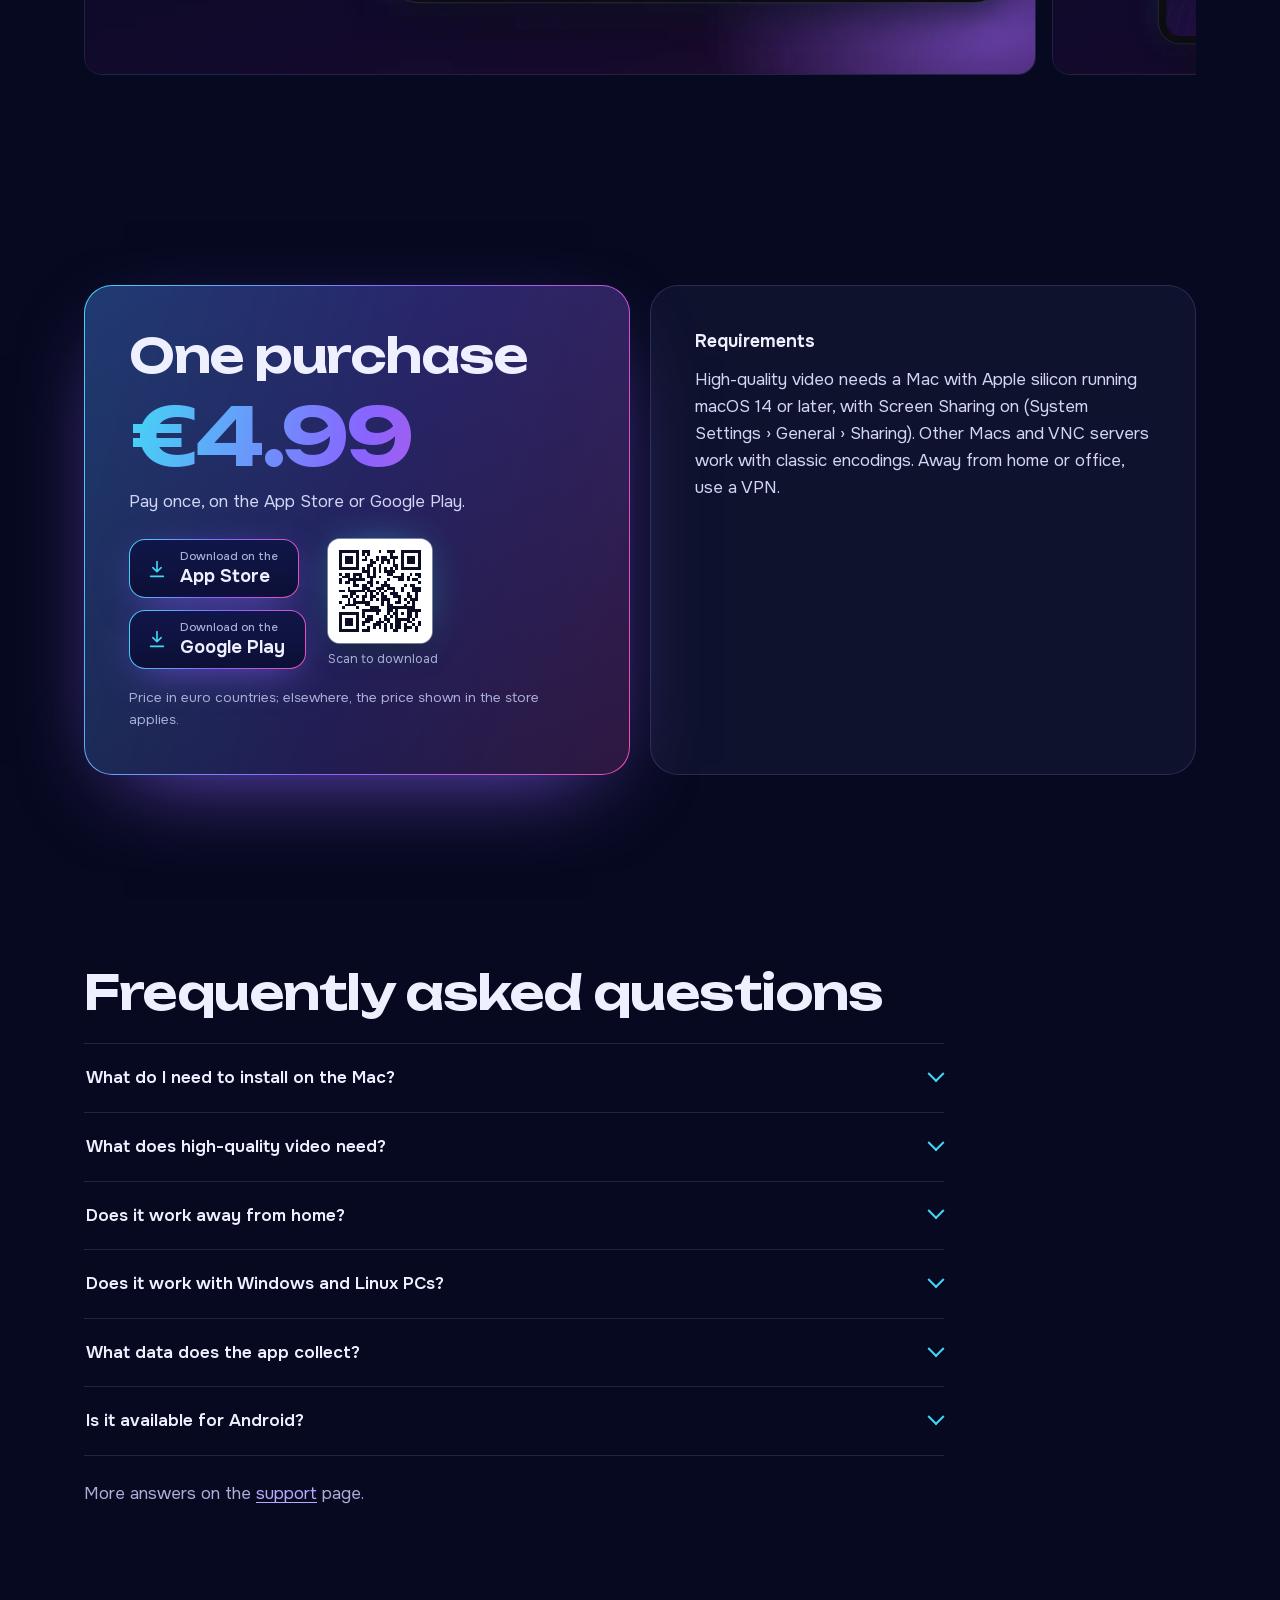
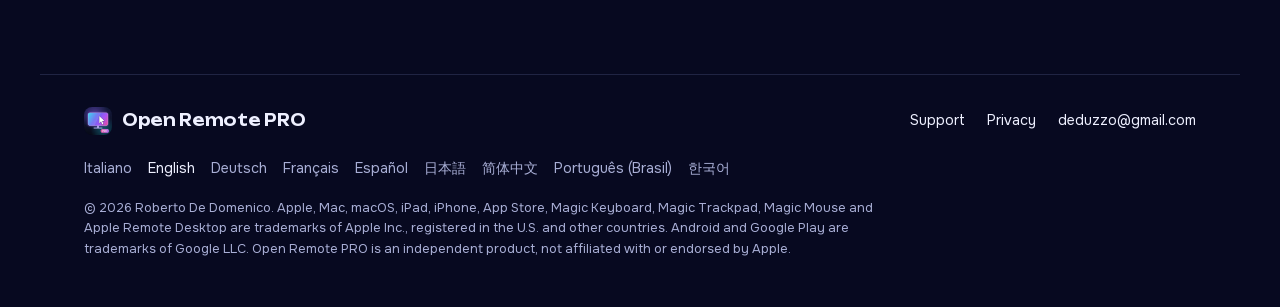
<file: en/index.html>
<!doctype html>
<html lang="en" dir="ltr">
<head>
<meta charset="utf-8">
<meta name="viewport" content="width=device-width,initial-scale=1,viewport-fit=cover">
<title>Open Remote PRO · Your Mac, crisp anywhere</title>
<meta name="description" content="Your Mac on iPhone, iPad and iPhone Duo: full-color HEVC 4:4:4 video up to 60 fps, a virtual display made to measure, SSH management. No account, no data collected.">
<meta name="theme-color" content="#070920">
<link rel="canonical" href="https://deduzzo.github.io/openremotepro/en/">
<link rel="alternate" hreflang="it" href="https://deduzzo.github.io/openremotepro/">
<link rel="alternate" hreflang="en" href="https://deduzzo.github.io/openremotepro/en/">
<link rel="alternate" hreflang="de" href="https://deduzzo.github.io/openremotepro/de/">
<link rel="alternate" hreflang="fr" href="https://deduzzo.github.io/openremotepro/fr/">
<link rel="alternate" hreflang="es" href="https://deduzzo.github.io/openremotepro/es/">
<link rel="alternate" hreflang="ja" href="https://deduzzo.github.io/openremotepro/ja/">
<link rel="alternate" hreflang="zh-Hans" href="https://deduzzo.github.io/openremotepro/zh-hans/">
<link rel="alternate" hreflang="pt-BR" href="https://deduzzo.github.io/openremotepro/pt-br/">
<link rel="alternate" hreflang="ko" href="https://deduzzo.github.io/openremotepro/ko/">
<link rel="alternate" hreflang="x-default" href="https://deduzzo.github.io/openremotepro/en/">
<meta property="og:type" content="website">
<meta property="og:site_name" content="Open Remote PRO">
<meta property="og:title" content="Open Remote PRO · Your Mac, crisp anywhere">
<meta property="og:description" content="Your Mac on iPhone, iPad and iPhone Duo: full-color HEVC 4:4:4 video up to 60 fps, a virtual display made to measure, SSH management. No account, no data collected.">
<meta property="og:url" content="https://deduzzo.github.io/openremotepro/en/">
<meta property="og:locale" content="en_US">
<meta property="og:image" content="https://deduzzo.github.io/openremotepro/img/en/og.jpg">
<meta property="og:image:width" content="1024">
<meta property="og:image:height" content="500">
<meta name="twitter:card" content="summary_large_image">
<link rel="icon" type="image/png" href="../img/favicon.png">
<link rel="apple-touch-icon" href="../img/apple-touch-icon.png">
<link rel="preload" href="../fonts/unbounded.woff2" as="font" type="font/woff2" crossorigin>
<link rel="preload" href="../img/en/hero.webp" as="image">
<link rel="stylesheet" href="../style.css">
<script>document.documentElement.classList.add('js')</script>
</head>
<body class="landing">
<a class="skip" href="#main">Skip to content</a>

<header class="top">
  <a class="brand" href="./"><img src="../img/icon.webp" width="32" height="32" alt=""><span>Open Remote PRO</span></a>
  <nav class="top-nav" aria-label="Sections">
    <a href="#funzioni">Features</a>
    <a href="#duo">iPhone Duo</a>
    <a href="#prezzo">Price</a>
    <a href="#faq">FAQ</a>
    <a class="nav-support" href="support.html">Support</a>
  </nav>
  <details class="lang">
    <summary aria-label="Language"><svg viewBox="0 0 24 24" width="18" height="18" aria-hidden="true"><path fill="none" stroke="currentColor" stroke-width="1.6" d="M12 21a9 9 0 1 0 0-18 9 9 0 0 0 0 18Zm0 0c2.5-2.4 3.8-5.4 3.8-9S14.5 5.4 12 3m0 18c-2.5-2.4-3.8-5.4-3.8-9S9.5 5.4 12 3M3.5 9h17M3.5 15h17"/></svg><span>EN</span></summary>
    <ul><li><a href="../" hreflang="it" lang="it">Italiano</a></li><li><a href="../en/" hreflang="en" lang="en" aria-current="page">English</a></li><li><a href="../de/" hreflang="de" lang="de">Deutsch</a></li><li><a href="../fr/" hreflang="fr" lang="fr">Français</a></li><li><a href="../es/" hreflang="es" lang="es">Español</a></li><li><a href="../ja/" hreflang="ja" lang="ja">日本語</a></li><li><a href="../zh-hans/" hreflang="zh-Hans" lang="zh-Hans">简体中文</a></li><li><a href="../pt-br/" hreflang="pt-BR" lang="pt-BR">Português (Brasil)</a></li><li><a href="../ko/" hreflang="ko" lang="ko">한국어</a></li></ul>
  </details>
  <a class="btn btn-small" href="https://apps.apple.com/app/id6828052464">Get the app</a>
</header>

<main id="main">

<section class="hero">
  <div class="hero-text">
    <h1>Your Mac, crisp anywhere</h1>
    <p class="hero-lead">Full-color video and a display that fits, on iPad, iPhone and iPhone Duo. Just like sitting in front of your Mac.</p>
    <div class="cta-row">
      <a class="store store-apple" href="https://apps.apple.com/app/id6828052464">
        <svg viewBox="0 0 24 24" width="22" height="22" aria-hidden="true"><path fill="none" stroke="currentColor" stroke-width="1.8" stroke-linecap="round" d="M12 4v11m0 0-4.5-4.5M12 15l4.5-4.5M5 20h14"/></svg>
        <span><small>Download on the</small>App Store</span>
      </a>
      <a class="store store-play" href="https://play.google.com/store/apps/details?id=com.deduzzo.openremotepro">
        <svg viewBox="0 0 24 24" width="22" height="22" aria-hidden="true"><path fill="none" stroke="currentColor" stroke-width="1.8" stroke-linecap="round" d="M12 4v11m0 0-4.5-4.5M12 15l4.5-4.5M5 20h14"/></svg>
        <span><small>Download on the</small>Google Play</span>
      </a>
      <figure class="qr"><img src="../img/qr-appstore.svg" width="37" height="37" alt="QR code to download Open Remote PRO from the App Store"><figcaption>Scan to download</figcaption></figure>
    </div>
    <p class="hero-price">€4.99, pay once. No account, no ads.</p>
  </div>
  <div class="hero-visual" aria-hidden="false">
    <div class="glow"></div>
    <figure class="phone-land">
      <div class="phone-screen"><img src="../img/en/hero.webp" width="1800" height="828" alt="A demo Mac desktop on an iPhone in landscape, with the Open Remote PRO control bar and the 60 fps counter" fetchpriority="high"></div>
    </figure>
    <ul class="chips" aria-label="At a glance">
      <li class="chip c1">60 fps</li>
      <li class="chip c2">HEVC 4:4:4</li>
      <li class="chip c3">Retina</li>
    </ul>
  </div>
</section>

<section class="plain" aria-labelledby="t-plain">
  <h2 id="t-plain" class="visually-hidden">How it works</h2>
  <p class="plain-text">Open Remote PRO connects to the Screen Sharing built into macOS, the same service Apple Remote Desktop uses.</p>
  <ul class="plain-list">
    <li><svg viewBox="0 0 24 24" aria-hidden="true"><path d="M5 12.5 10 17l9-10"/></svg>Nothing to install on the Mac</li>
    <li><svg viewBox="0 0 24 24" aria-hidden="true"><path d="M5 12.5 10 17l9-10"/></svg>No account to create</li>
    <li><svg viewBox="0 0 24 24" aria-hidden="true"><path d="M5 12.5 10 17l9-10"/></svg>No data going through third-party servers</li>
  </ul>
</section>

<section id="funzioni" class="feature feature-video">
  <div class="feature-text">
    <h2>Full color at 60 fps</h2>
    <p>Full-color HEVC 4:4:4 video, hardware-decoded: text as sharp as on the Mac's own display, gradients and photos without fringing. Scroll, drag windows, watch a video: smooth up to 60 fps, with low latency.</p>
    <p class="note">If the Mac doesn't offer video mode, the app falls back to classic VNC encodings on its own.</p>
  </div>
  <figure class="lens-figure reveal" data-lens>
    <div class="frame-flat"><img src="../img/en/duo-open.webp" width="1600" height="1126" alt="Code and charts on a demo Mac desktop, seen on an unfolded iPhone Duo" loading="lazy"></div>
    <div class="lens" aria-hidden="true"></div>
    <figcaption>Tap the picture or hover over it: the lens shows the text at its original resolution.</figcaption>
  </figure>
</section>

<section class="feature feature-fit">
  <div class="feature-text">
    <h2>A display that fits you</h2>
    <p>The Mac creates a Retina virtual monitor exactly the size of your screen: no black bars, no tiny text. Rotate your device, use Split View or Stage Manager, unfold your iPhone Duo: the monitor resizes itself.</p>
    <ul class="ticks"><li>With the on-screen keyboard open, you choose: drag with two fingers to see what's underneath, or shrink the Mac's screen to the visible area.</li><li>On iPhone, one button rotates the screen even with rotation lock on.</li><li>Multi-monitor Macs: switch with a tap or see them all at once.</li></ul>
  </div>
  <div class="trio reveal">
    <figure class="dev dev-tablet"><div class="dev-screen"><img src="../img/en/ipad-port.webp" width="720" height="960" alt="The demo Mac desktop on an iPad in portrait, with stacked windows" loading="lazy"></div><figcaption>iPad in portrait</figcaption></figure>
    <figure class="dev dev-phone"><div class="dev-screen"><img src="../img/en/phone-port.webp" width="480" height="1043" alt="The demo Mac desktop on an iPhone in portrait" loading="lazy"></div><figcaption>iPhone in portrait</figcaption></figure>
    <figure class="dev dev-android"><div class="dev-screen"><img src="../img/en/android.webp" width="1100" height="495" alt="The demo Mac desktop on an Android phone in landscape" loading="lazy"></div><figcaption>Android in landscape</figcaption></figure>
  </div>
</section>

<section id="duo" class="duo" data-duo>
  <div class="duo-track">
    <div class="duo-stage">
      <div class="duo-text">
        <h2>Optimized for iPhone Duo</h2>
        <p class="duo-lead">Unfold your phone and your Mac's screen grows with it, fold it and it fits the outer display.</p>
        <div class="duo-switch" role="group" aria-label="iPhone Duo">
          <button type="button" data-duo-set="0" aria-pressed="false">Folded</button>
          <button type="button" data-duo-set="1" aria-pressed="true">Unfolded</button>
        </div>
        <p class="duo-state">
          <span class="s-closed">Folded, your Mac fits the outer display.</span>
          <span class="s-open">Unfolded, it becomes a real 7.6-inch desktop with laptop-like room.</span>
        </p>
      </div>
      <div class="duo-visual">
        <div class="duo-device" style="--p:1">
          <div class="duo-half duo-left"><div class="duo-scr" style="background-image:url(../img/en/duo-open.webp)"></div></div>
          <div class="duo-flap">
            <div class="duo-face duo-front"><div class="duo-scr" style="background-image:url(../img/en/duo-open.webp)"></div></div>
            <div class="duo-face duo-back"><div class="duo-outer"><img src="../img/en/duo-closed.webp" width="700" height="1018" alt="The demo Mac on the outer display of a folded iPhone Duo" loading="lazy"></div></div>
          </div>
          <span class="duo-hinge" aria-hidden="true"></span>
        </div>
        <img class="visually-hidden" src="../img/en/duo-open.webp" alt="The demo Mac on the inner display of an unfolded iPhone Duo" loading="lazy">
      </div>
    </div>
  </div>
  <ul class="ticks duo-ticks"><li>The Mac's virtual monitor resizes the moment you fold or unfold: no reconnecting, no black bars.</li><li>The control bar rearranges itself between the outer and inner display.</li><li>A rotate button, and a rotation suggestion when you turn the phone.</li></ul>
</section>

<section id="input" class="feature feature-input">
  <div class="feature-text">
    <h2>Mouse, trackpad and keyboard</h2>
    <p>Full support for Bluetooth and USB mice, trackpads and keyboards, including Magic Keyboard, Magic Trackpad and Magic Mouse.</p>
    <ul class="ticks"><li>A pointer that moves and hovers over items, just like on the Mac.</li><li>Left click and right click.</li><li>Two-finger scrolling on the trackpad and scrolling with the mouse wheel, smooth or step by step.</li><li>Hardware keyboard with the right layout, accented letters and symbols included.</li><li>Modifier keys ⌘ ⌥ ⌃ ⇧.</li></ul>
    <p class="note">Mouse and trackpad: on iPad. Hardware keyboard: on iPad and iPhone.</p>
  </div>
  <div class="input-visual reveal">
    <div class="keys" aria-hidden="true">
      <span class="key" data-key="Meta"><b>⌘</b><i>command</i></span>
      <span class="key" data-key="Alt"><b>⌥</b><i>option</i></span>
      <span class="key" data-key="Control"><b>⌃</b><i>control</i></span>
      <span class="key" data-key="Shift"><b>⇧</b><i>shift</i></span>
    </div>
    <div class="pads" aria-hidden="true">
      <div class="pad pad-mouse"><svg viewBox="0 0 60 96"><rect x="3" y="3" width="54" height="90" rx="27"/><path d="M30 3v30M3 33h54"/><rect class="wheel" x="26.5" y="12" width="7" height="14" rx="3.5"/></svg></div>
      <div class="pad pad-track"><span class="finger"></span><span class="finger"></span><svg class="cursor" viewBox="0 0 24 24"><path d="M5 3l14 8-6 1.6 3.4 6.4-2.6 1.4-3.4-6.4L6 18z"/></svg></div>
    </div>
    <p class="key-hint">Try it: press ⌘, ⌥, ⌃ or ⇧ on your keyboard.</p>
  </div>
</section>

<section class="feature feature-manage">
  <div class="feature-text">
    <h2>All your Macs at a glance</h2>
    <p>Built for people who manage Macs, at home, in the studio or at the office.</p>
    <ul class="ticks"><li>Using Apple Remote Desktop? Import the computer list exported from Remote Desktop in seconds.</li><li>Cards with each Mac's latest picture and live status: available or unreachable.</li><li>Automatic discovery on the local network and quick connect by address.</li><li>SSH management: hardware, system and disk info, installed apps, lock screen, sleep, restart and shut down, with host identity verification.</li></ul>
  </div>
  <figure class="dev dev-tablet dev-big reveal"><div class="dev-screen"><img src="../img/en/home.webp" width="760" height="1013" alt="The list of Macs in the app on iPad, with a preview of each screen and the Available status" loading="lazy"></div></figure>
</section>

<section class="grid-more" aria-labelledby="t-more">
  <h2 id="t-more">Control, compatibility, privacy</h2>
  <div class="more-cols">
    <div class="more">
      <h3>Natural control</h3>
      <ul><li>Trackpad or direct-touch mode, two-finger right click, smooth pinch zoom.</li><li>Precise momentum scrolling; three fingers to scroll pages.</li><li>Bar with esc, tab, arrows, F1–F12 and modifiers; ready-made shortcuts (Mission Control, Spotlight, screenshots and more).</li><li>Shared clipboard between the Mac and your device; screen snapshots to save or share.</li><li>Observe mode to watch without touching anything.</li></ul>
    </div>
    <div class="more">
      <h3>PCs and Linux too</h3>
      <ul><li>Standard VNC servers on Windows and Linux.</li><li>Windows PCs over Remote Desktop (RDP) on iPad and iPhone.</li></ul>
      <h3>Android, on Google Play</h3>
      <p>On Android phones, foldables and tablets: smooth up to 60 fps, up to 120 on displays that support it.</p>
    </div>
    <div class="more">
      <h3>Private by design</h3>
      <ul><li>No account, no ads, no tracking.</li><li>Passwords and keys stay in your device's Keychain.</li><li>The app only connects to the computers you add.</li></ul>
    </div>
  </div>
</section>

<section class="gallery" aria-labelledby="t-gal">
  <div class="gallery-head">
    <h2 id="t-gal">See it in action</h2>
    <div class="gallery-nav">
      <button type="button" data-gal="-1" aria-label="Previous image"><svg viewBox="0 0 24 24" aria-hidden="true"><path d="M15 5l-7 7 7 7"/></svg></button>
      <button type="button" data-gal="1" aria-label="Next image"><svg viewBox="0 0 24 24" aria-hidden="true"><path d="M9 5l7 7-7 7"/></svg></button>
    </div>
  </div>
  <ul class="gallery-track" tabindex="0" aria-label="See it in action">
    <li class="g-land"><img src="../img/en/g1.webp" width="1200" height="552" alt="Your Mac, always crisp: your Mac's desktop full screen on iPhone" loading="lazy"></li>
    <li class="g-wide"><img src="../img/en/g2.webp" width="1100" height="774" alt="Optimized for iPhone Duo: folded or unfolded, your Mac's screen fits" loading="lazy"></li>
    <li class="g-port"><img src="../img/en/g3.webp" width="700" height="933" alt="All your Macs at a glance: a preview of every screen and live status" loading="lazy"></li>
    <li class="g-land"><img src="../img/en/g4.webp" width="1200" height="552" alt="Full color at 60 fps: hardware-decoded HEVC 4:4:4 video" loading="lazy"></li>
    <li class="g-port"><img src="../img/en/g5.webp" width="700" height="933" alt="Controls made to measure: trackpad or direct touch, keyboard with the right layout" loading="lazy"></li>
    <li class="g-land"><img src="../img/en/g6.webp" width="1200" height="675" alt="Your Mac's desktop on an Android phone" loading="lazy"></li>
  </ul>
</section>

<section id="prezzo" class="price" aria-labelledby="t-price">
  <div class="price-card">
    <h2 id="t-price">One purchase</h2>
    <p class="price-tag">€4.99</p>
    <p class="price-sub">Pay once, on the App Store or Google Play.</p>
    <div class="price-get">
    <a class="store store-apple" href="https://apps.apple.com/app/id6828052464">
      <svg viewBox="0 0 24 24" width="22" height="22" aria-hidden="true"><path fill="none" stroke="currentColor" stroke-width="1.8" stroke-linecap="round" d="M12 4v11m0 0-4.5-4.5M12 15l4.5-4.5M5 20h14"/></svg>
      <span><small>Download on the</small>App Store</span>
    </a>
    <figure class="qr"><img src="../img/qr-appstore.svg" width="37" height="37" alt="QR code to download Open Remote PRO from the App Store"><figcaption>Scan to download</figcaption></figure>
    <a class="store store-play" href="https://play.google.com/store/apps/details?id=com.deduzzo.openremotepro">
      <svg viewBox="0 0 24 24" width="22" height="22" aria-hidden="true"><path fill="none" stroke="currentColor" stroke-width="1.8" stroke-linecap="round" d="M12 4v11m0 0-4.5-4.5M12 15l4.5-4.5M5 20h14"/></svg>
      <span><small>Download on the</small>Google Play</span>
    </a>
    </div>
    <p class="note">Price in euro countries; elsewhere, the price shown in the store applies.</p>
  </div>
  <div class="req">
    <h3>Requirements</h3>
    <p>High-quality video needs a Mac with Apple silicon running macOS 14 or later, with Screen Sharing on (System Settings › General › Sharing). Other Macs and VNC servers work with classic encodings. Away from home or office, use a VPN.</p>
  </div>
</section>

<section id="faq" class="faq" aria-labelledby="t-faq">
  <h2 id="t-faq">Frequently asked questions</h2>
  <details><summary>What do I need to install on the Mac?</summary><div class="faq-a"><p>Nothing. On the Mac open System Settings › General › Sharing and turn on Screen Sharing. Then add the Mac in the app (it already shows up if it is on the same network) and sign in with the name and password of a user on that Mac.</p></div></details>
<details><summary>What does high-quality video need?</summary><div class="faq-a"><p>A Mac with Apple silicon and macOS 14 or later. Other Macs and VNC servers work with classic encodings.</p></div></details>
<details><summary>Does it work away from home?</summary><div class="faq-a"><p>Yes, with a VPN into the Mac's network. Do not expose Screen Sharing directly to the internet.</p></div></details>
<details><summary>Does it work with Windows and Linux PCs?</summary><div class="faq-a"><p>Yes, with standard VNC servers on Windows and Linux. On iPad and iPhone you can also connect to Windows PCs over Remote Desktop (RDP).</p></div></details>
<details><summary>What data does the app collect?</summary><div class="faq-a"><p>None: no account, no ads, no tracking. Your computer list, passwords and keys stay on your device, and the app only connects to the computers you add.</p></div></details>
<details><summary>Is it available for Android?</summary><div class="faq-a"><p>Yes, on Google Play, for phones, foldables and tablets.</p></div></details>
  <p class="faq-more">More answers on the <a href="support.html">support</a> page.</p>
</section>

</main>

<footer class="foot">
  <div class="foot-row">
    <a class="brand" href="./"><img src="../img/icon.webp" width="28" height="28" alt=""><span>Open Remote PRO</span></a>
    <nav aria-label="Information">
      <a href="support.html">Support</a>
      <a href="privacy.html">Privacy</a>
      <a href="mailto:deduzzo@gmail.com">deduzzo@gmail.com</a>
    </nav>
  </div>
  <p class="langs-inline"><a href="../" hreflang="it" lang="it">Italiano</a> <a href="../en/" hreflang="en" lang="en" aria-current="page">English</a> <a href="../de/" hreflang="de" lang="de">Deutsch</a> <a href="../fr/" hreflang="fr" lang="fr">Français</a> <a href="../es/" hreflang="es" lang="es">Español</a> <a href="../ja/" hreflang="ja" lang="ja">日本語</a> <a href="../zh-hans/" hreflang="zh-Hans" lang="zh-Hans">简体中文</a> <a href="../pt-br/" hreflang="pt-BR" lang="pt-BR">Português (Brasil)</a> <a href="../ko/" hreflang="ko" lang="ko">한국어</a></p>
  <p class="legal">© 2026 Roberto De Domenico. Apple, Mac, macOS, iPad, iPhone, App Store, Magic Keyboard, Magic Trackpad, Magic Mouse and Apple Remote Desktop are trademarks of Apple Inc., registered in the U.S. and other countries. Android and Google Play are trademarks of Google LLC. Open Remote PRO is an independent product, not affiliated with or endorsed by Apple.</p>
</footer>
<script src="../main.js" defer></script>
</body>
</html>
</file>
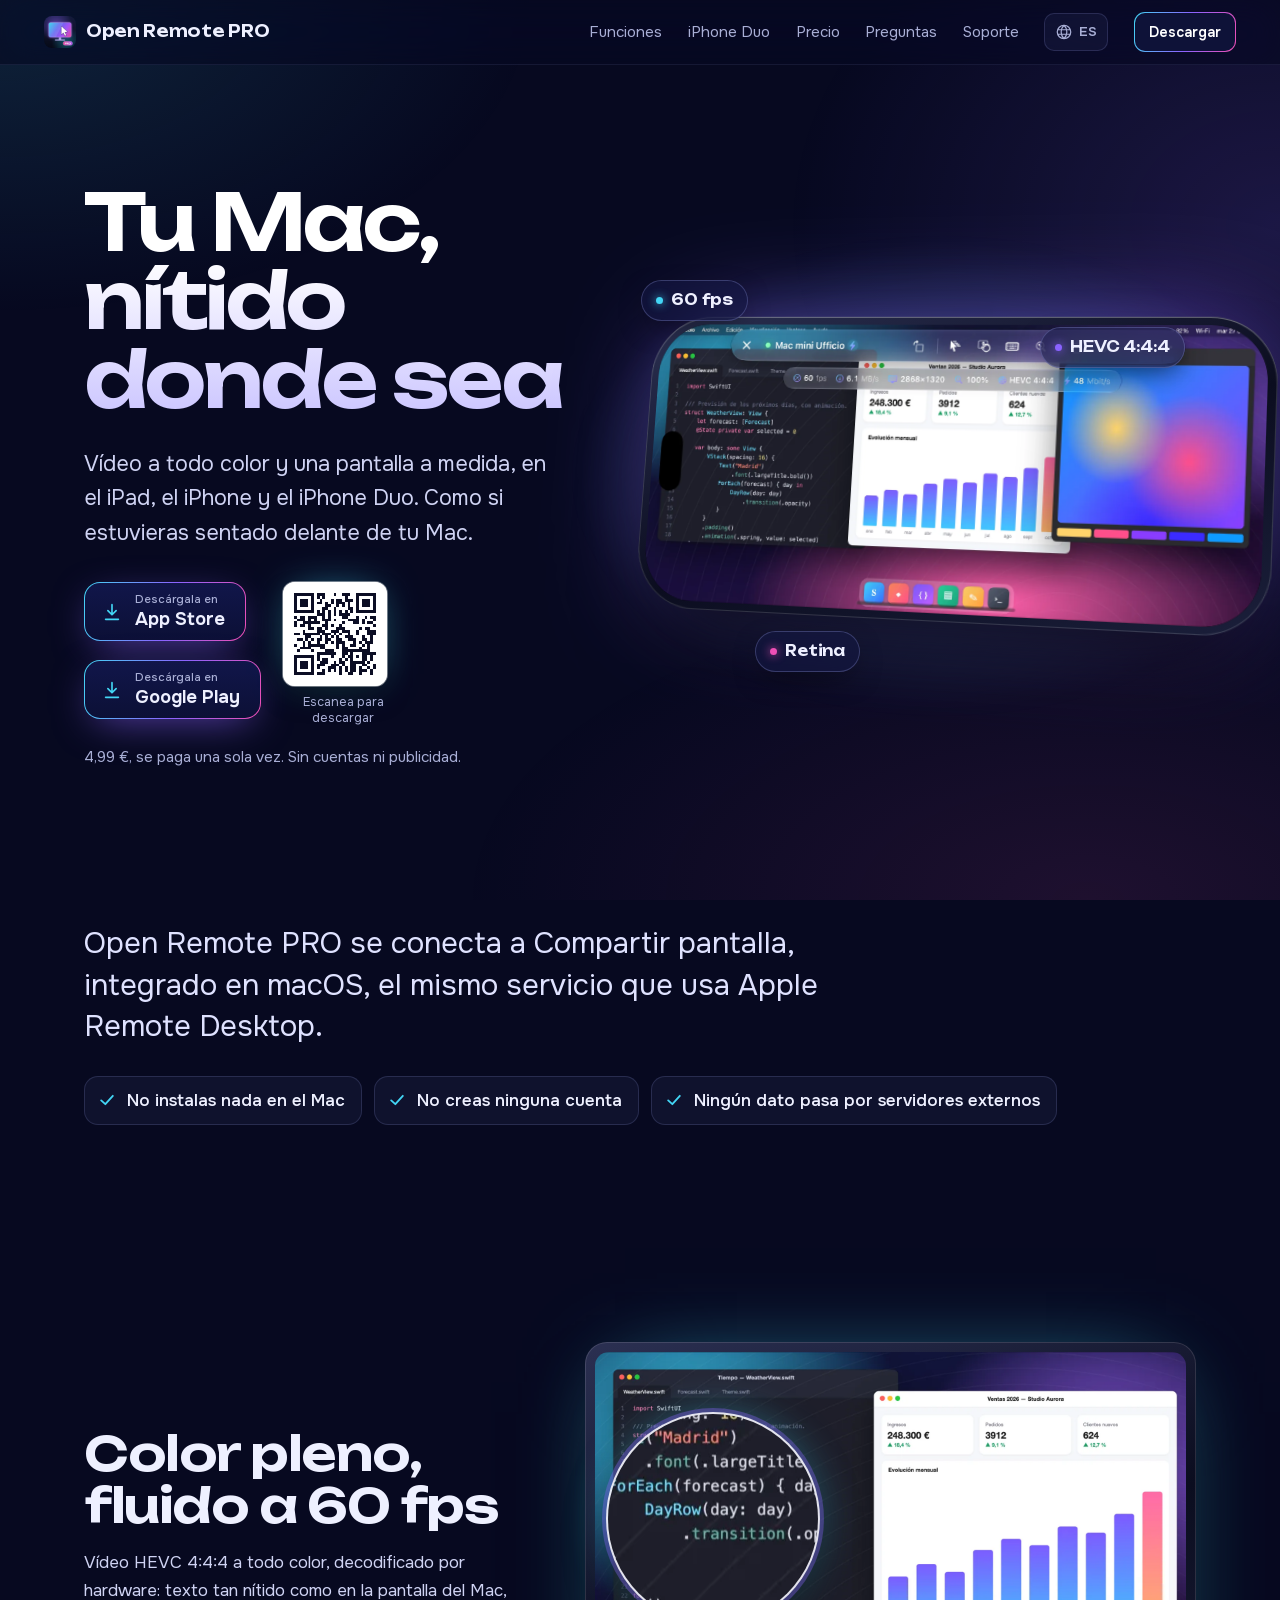
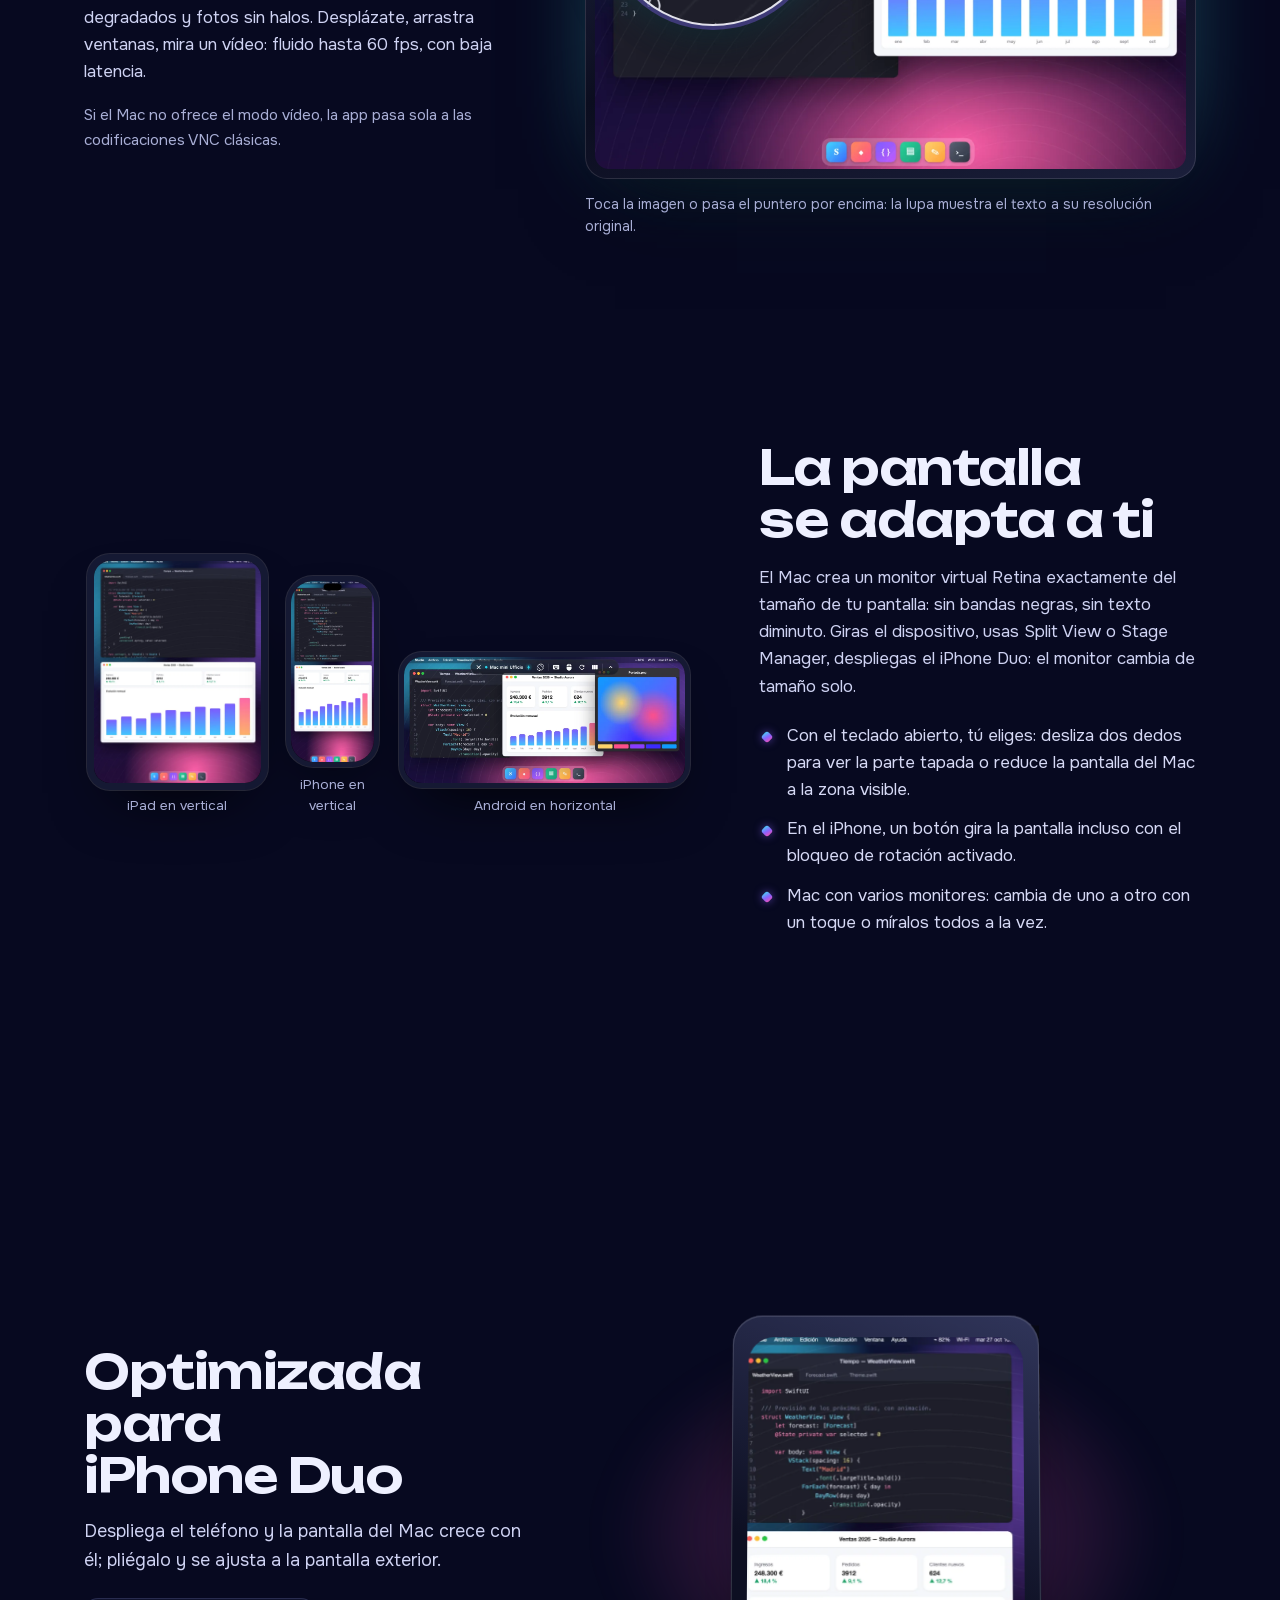
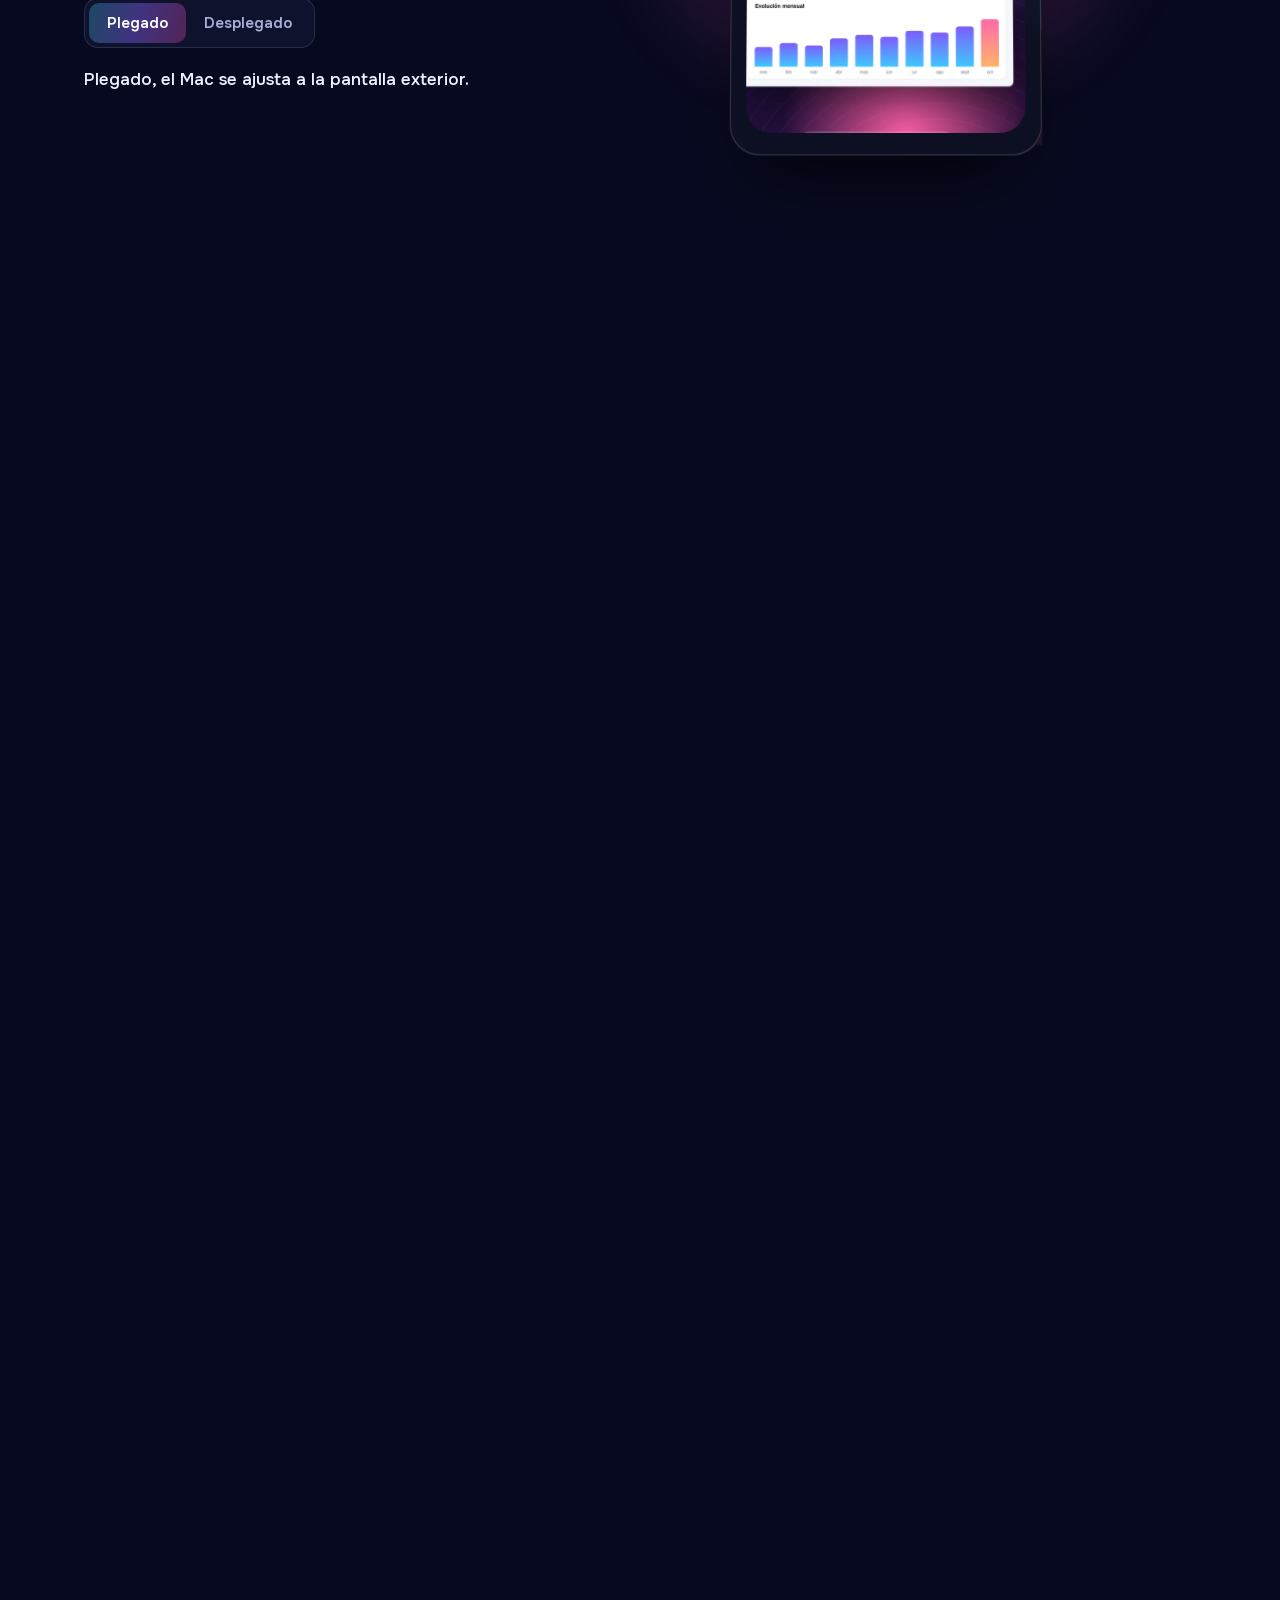
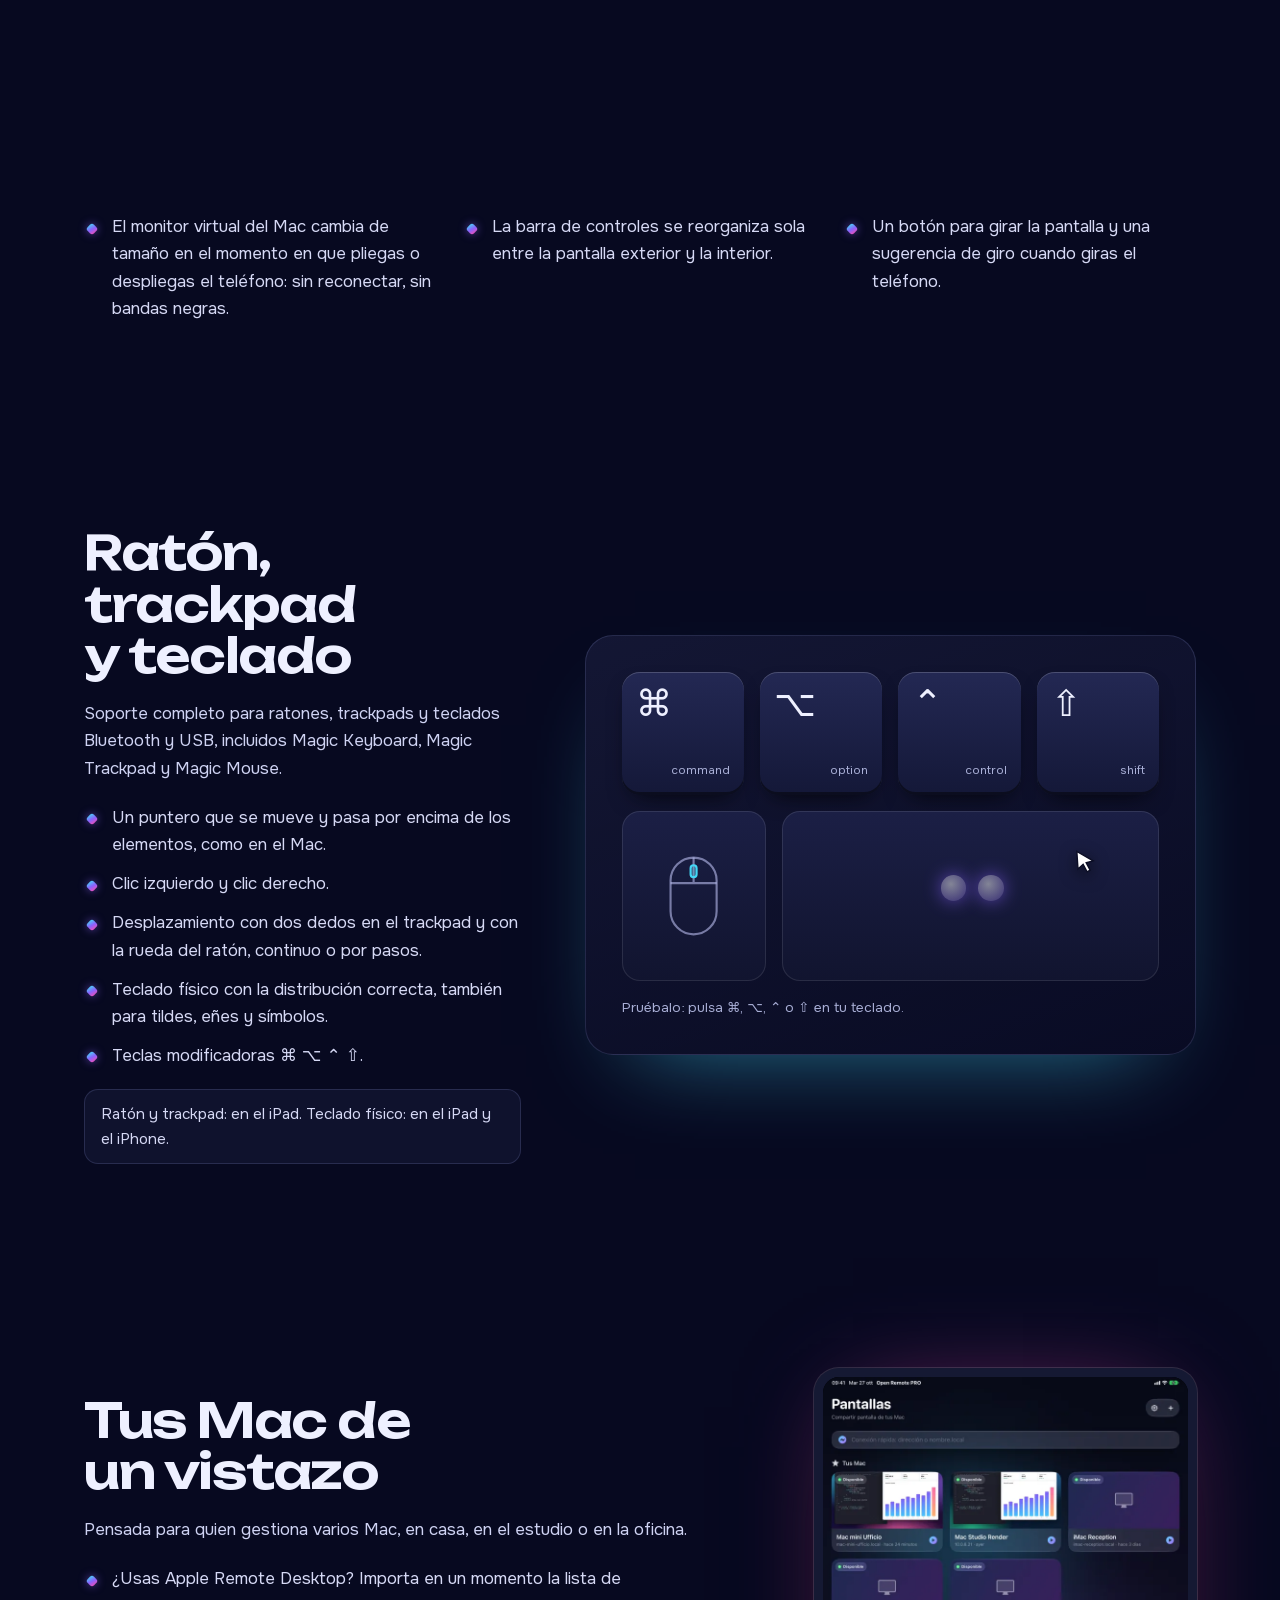
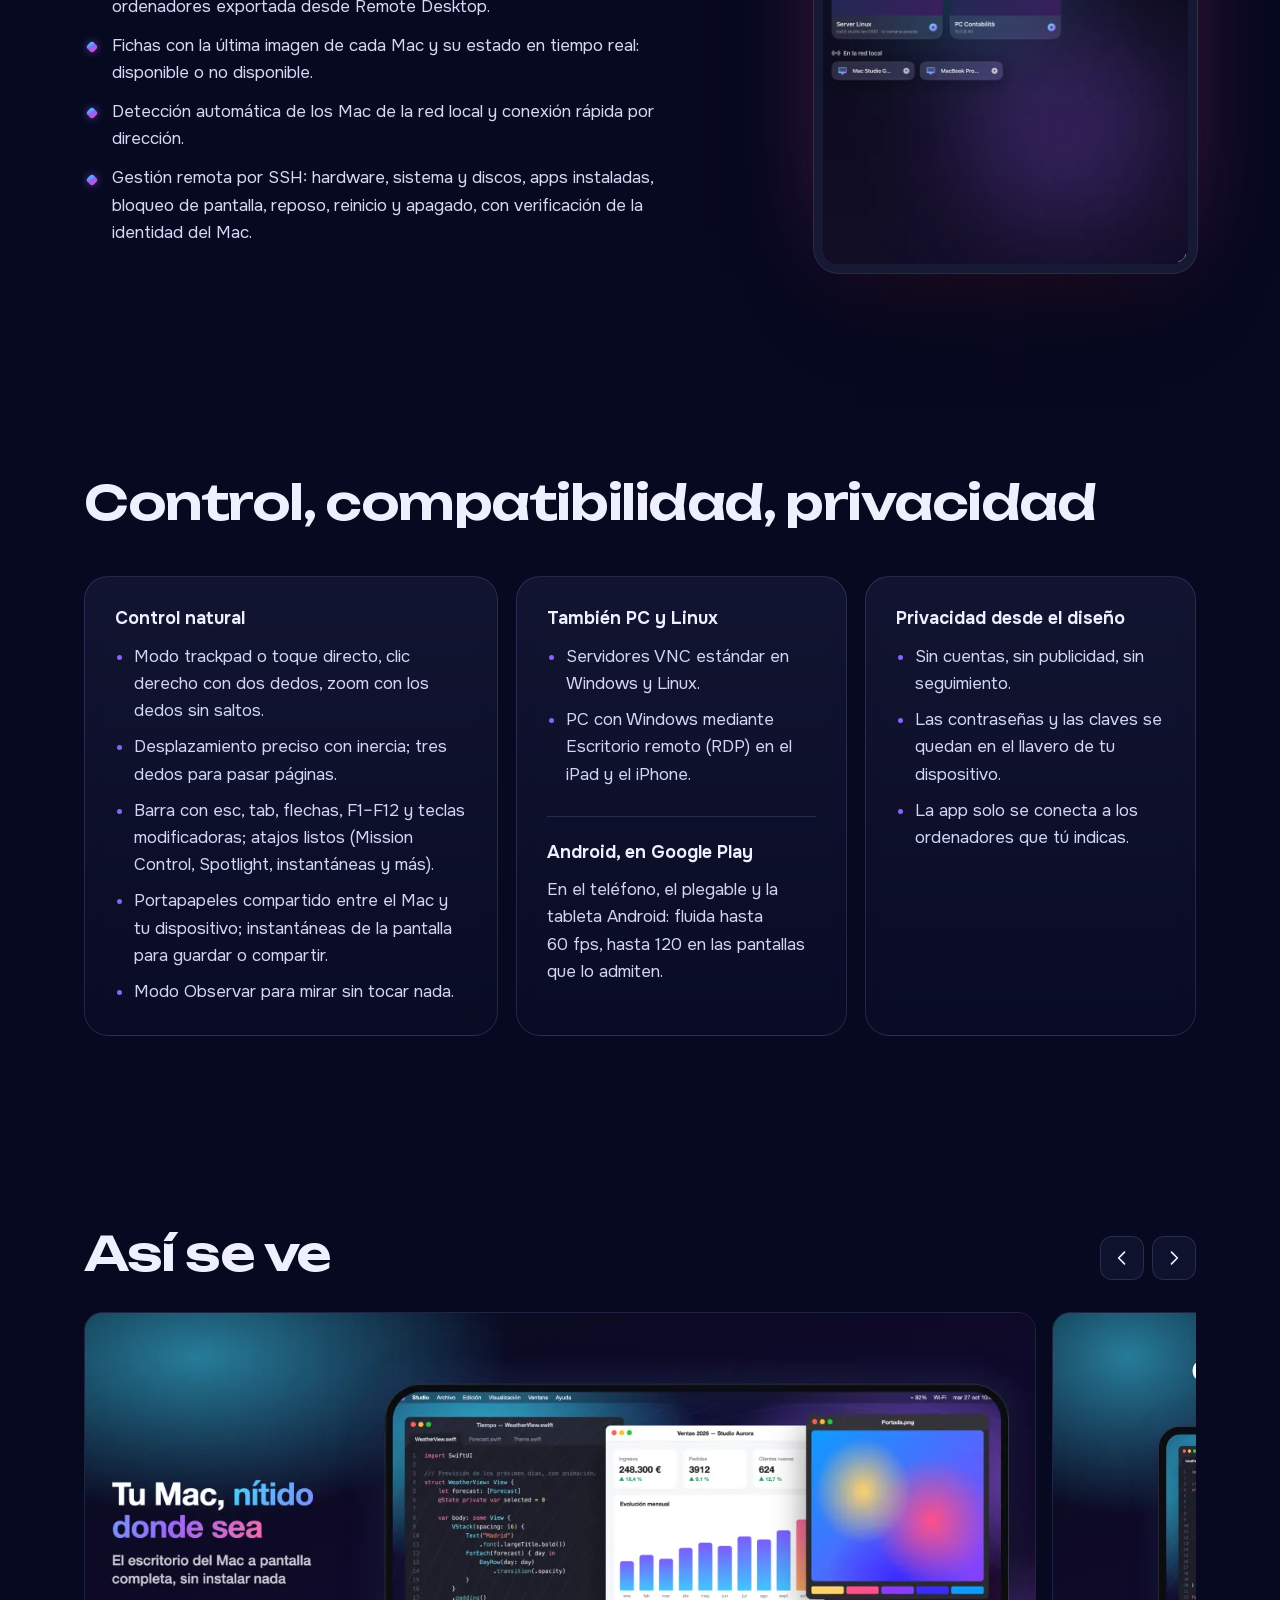
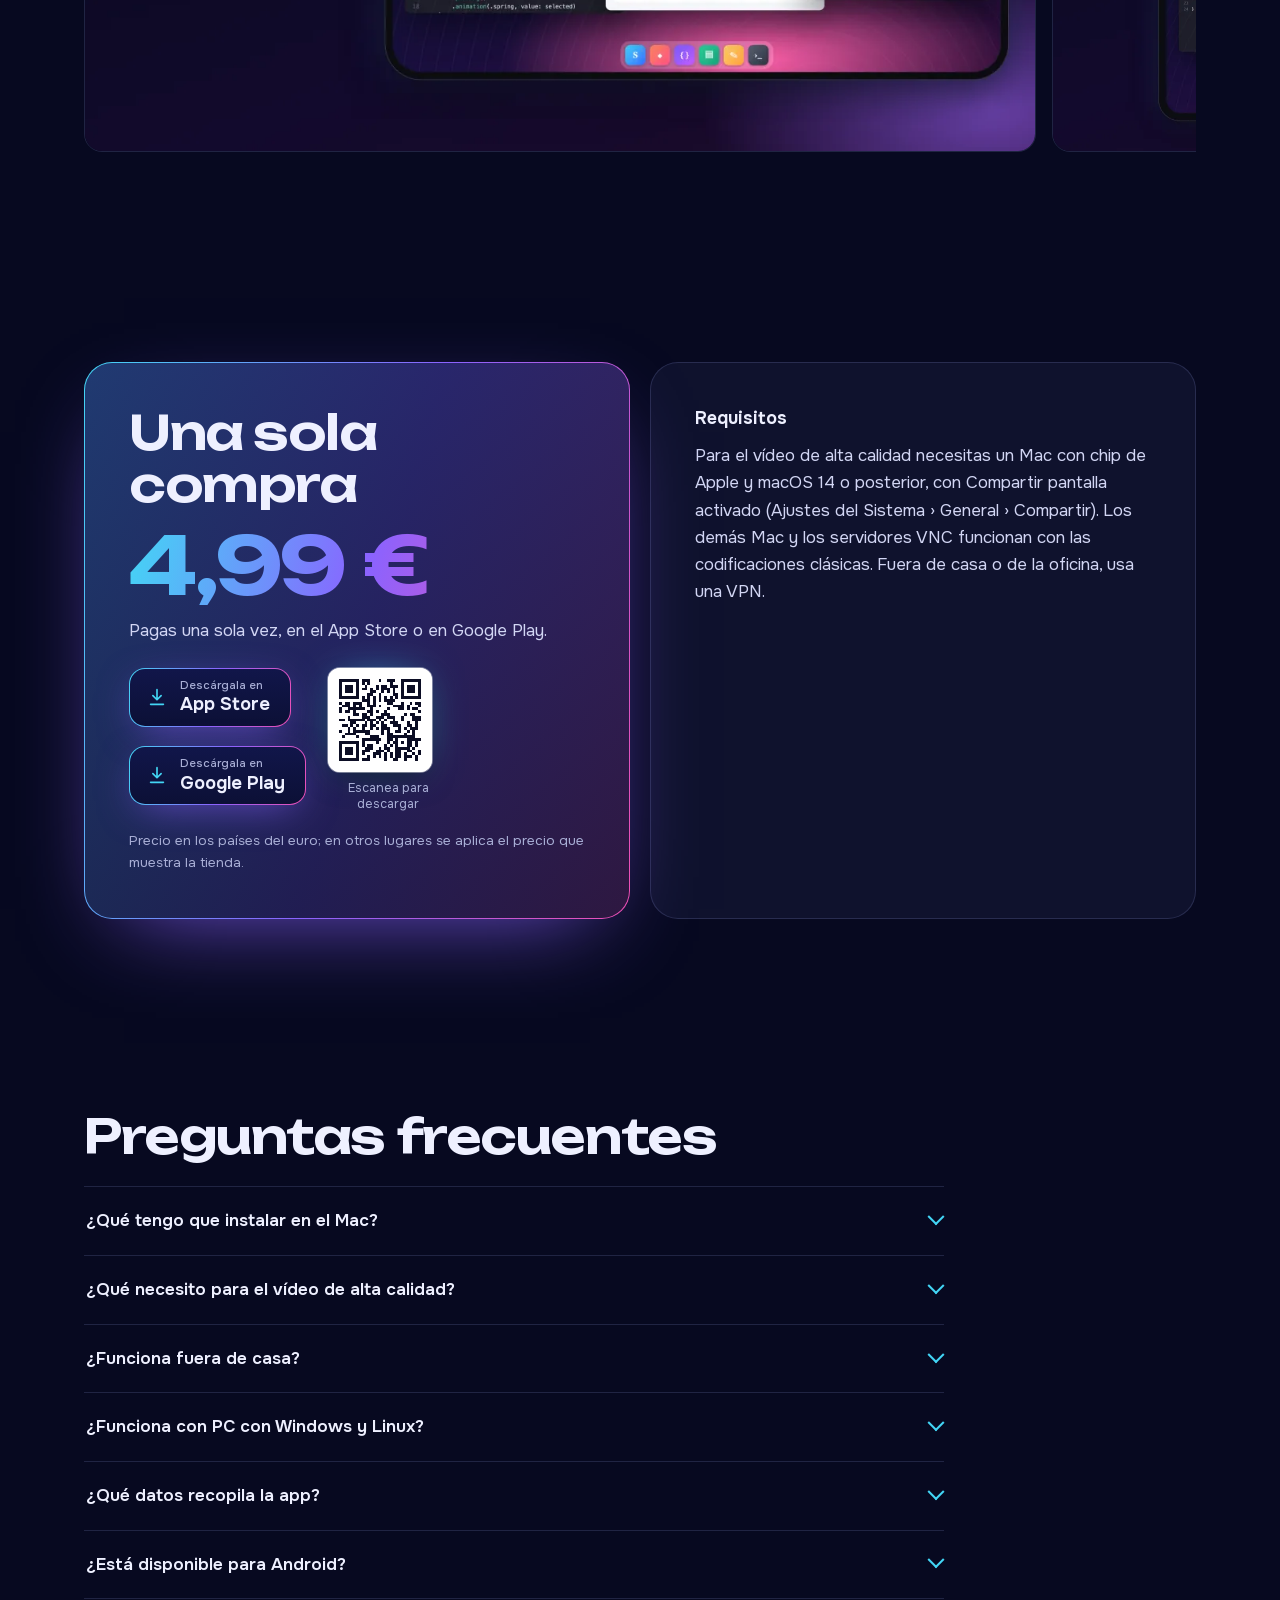
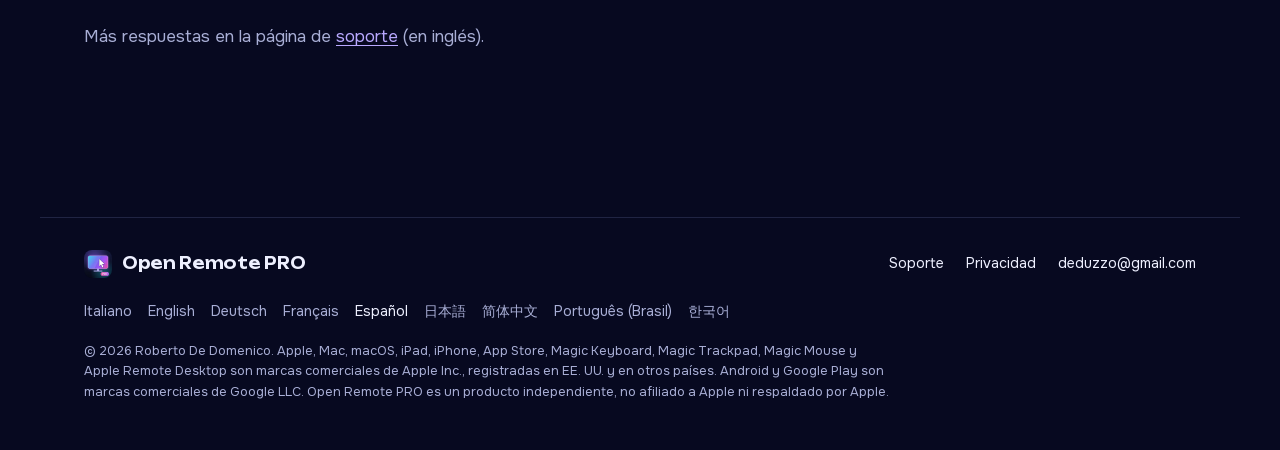
<file: es/index.html>
<!doctype html>
<html lang="es" dir="ltr">
<head>
<meta charset="utf-8">
<meta name="viewport" content="width=device-width,initial-scale=1,viewport-fit=cover">
<title>Open Remote PRO · Tu Mac, nítido donde sea</title>
<meta name="description" content="Tu Mac en el iPhone, el iPad y el iPhone Duo: vídeo HEVC 4:4:4 a todo color hasta 60 fps, una pantalla virtual a medida y gestión remota por SSH. Sin cuentas y sin recopilar datos.">
<meta name="theme-color" content="#070920">
<link rel="canonical" href="https://deduzzo.github.io/openremotepro/es/">
<link rel="alternate" hreflang="it" href="https://deduzzo.github.io/openremotepro/">
<link rel="alternate" hreflang="en" href="https://deduzzo.github.io/openremotepro/en/">
<link rel="alternate" hreflang="de" href="https://deduzzo.github.io/openremotepro/de/">
<link rel="alternate" hreflang="fr" href="https://deduzzo.github.io/openremotepro/fr/">
<link rel="alternate" hreflang="es" href="https://deduzzo.github.io/openremotepro/es/">
<link rel="alternate" hreflang="ja" href="https://deduzzo.github.io/openremotepro/ja/">
<link rel="alternate" hreflang="zh-Hans" href="https://deduzzo.github.io/openremotepro/zh-hans/">
<link rel="alternate" hreflang="pt-BR" href="https://deduzzo.github.io/openremotepro/pt-br/">
<link rel="alternate" hreflang="ko" href="https://deduzzo.github.io/openremotepro/ko/">
<link rel="alternate" hreflang="x-default" href="https://deduzzo.github.io/openremotepro/en/">
<meta property="og:type" content="website">
<meta property="og:site_name" content="Open Remote PRO">
<meta property="og:title" content="Open Remote PRO · Tu Mac, nítido donde sea">
<meta property="og:description" content="Tu Mac en el iPhone, el iPad y el iPhone Duo: vídeo HEVC 4:4:4 a todo color hasta 60 fps, una pantalla virtual a medida y gestión remota por SSH. Sin cuentas y sin recopilar datos.">
<meta property="og:url" content="https://deduzzo.github.io/openremotepro/es/">
<meta property="og:locale" content="es_ES">
<meta property="og:image" content="https://deduzzo.github.io/openremotepro/img/es/og.jpg">
<meta property="og:image:width" content="1024">
<meta property="og:image:height" content="500">
<meta name="twitter:card" content="summary_large_image">
<link rel="icon" type="image/png" href="../img/favicon.png">
<link rel="apple-touch-icon" href="../img/apple-touch-icon.png">
<link rel="preload" href="../fonts/unbounded.woff2" as="font" type="font/woff2" crossorigin>
<link rel="preload" href="../img/es/hero.webp" as="image">
<link rel="stylesheet" href="../style.css">
<script>document.documentElement.classList.add('js')</script>
</head>
<body class="landing">
<a class="skip" href="#main">Ir al contenido</a>

<header class="top">
  <a class="brand" href="./"><img src="../img/icon.webp" width="32" height="32" alt=""><span>Open Remote PRO</span></a>
  <nav class="top-nav" aria-label="Secciones">
    <a href="#funzioni">Funciones</a>
    <a href="#duo">iPhone Duo</a>
    <a href="#prezzo">Precio</a>
    <a href="#faq">Preguntas</a>
    <a class="nav-support" href="../en/support.html">Soporte</a>
  </nav>
  <details class="lang">
    <summary aria-label="Idioma"><svg viewBox="0 0 24 24" width="18" height="18" aria-hidden="true"><path fill="none" stroke="currentColor" stroke-width="1.6" d="M12 21a9 9 0 1 0 0-18 9 9 0 0 0 0 18Zm0 0c2.5-2.4 3.8-5.4 3.8-9S14.5 5.4 12 3m0 18c-2.5-2.4-3.8-5.4-3.8-9S9.5 5.4 12 3M3.5 9h17M3.5 15h17"/></svg><span>ES</span></summary>
    <ul><li><a href="../" hreflang="it" lang="it">Italiano</a></li><li><a href="../en/" hreflang="en" lang="en">English</a></li><li><a href="../de/" hreflang="de" lang="de">Deutsch</a></li><li><a href="../fr/" hreflang="fr" lang="fr">Français</a></li><li><a href="../es/" hreflang="es" lang="es" aria-current="page">Español</a></li><li><a href="../ja/" hreflang="ja" lang="ja">日本語</a></li><li><a href="../zh-hans/" hreflang="zh-Hans" lang="zh-Hans">简体中文</a></li><li><a href="../pt-br/" hreflang="pt-BR" lang="pt-BR">Português (Brasil)</a></li><li><a href="../ko/" hreflang="ko" lang="ko">한국어</a></li></ul>
  </details>
  <a class="btn btn-small" href="https://apps.apple.com/app/id6828052464">Descargar</a>
</header>

<main id="main">

<section class="hero">
  <div class="hero-text">
    <h1>Tu Mac, nítido donde sea</h1>
    <p class="hero-lead">Vídeo a todo color y una pantalla a medida, en el iPad, el iPhone y el iPhone Duo. Como si estuvieras sentado delante de tu Mac.</p>
    <div class="cta-row">
      <a class="store store-apple" href="https://apps.apple.com/app/id6828052464">
        <svg viewBox="0 0 24 24" width="22" height="22" aria-hidden="true"><path fill="none" stroke="currentColor" stroke-width="1.8" stroke-linecap="round" d="M12 4v11m0 0-4.5-4.5M12 15l4.5-4.5M5 20h14"/></svg>
        <span><small>Descárgala en</small>App Store</span>
      </a>
      <a class="store store-play" href="https://play.google.com/store/apps/details?id=com.deduzzo.openremotepro">
        <svg viewBox="0 0 24 24" width="22" height="22" aria-hidden="true"><path fill="none" stroke="currentColor" stroke-width="1.8" stroke-linecap="round" d="M12 4v11m0 0-4.5-4.5M12 15l4.5-4.5M5 20h14"/></svg>
        <span><small>Descárgala en</small>Google Play</span>
      </a>
      <figure class="qr"><img src="../img/qr-appstore.svg" width="37" height="37" alt="Código QR para descargar Open Remote PRO del App Store"><figcaption>Escanea para descargar</figcaption></figure>
    </div>
    <p class="hero-price">4,99 €, se paga una sola vez. Sin cuentas ni publicidad.</p>
  </div>
  <div class="hero-visual" aria-hidden="false">
    <div class="glow"></div>
    <figure class="phone-land">
      <div class="phone-screen"><img src="../img/es/hero.webp" width="1800" height="828" alt="El escritorio de un Mac de demostración en un iPhone en horizontal, con la barra de controles de Open Remote PRO y el contador a 60 fps" fetchpriority="high"></div>
    </figure>
    <ul class="chips" aria-label="En resumen">
      <li class="chip c1">60 fps</li>
      <li class="chip c2">HEVC 4:4:4</li>
      <li class="chip c3">Retina</li>
    </ul>
  </div>
</section>

<section class="plain" aria-labelledby="t-plain">
  <h2 id="t-plain" class="visually-hidden">Cómo funciona</h2>
  <p class="plain-text">Open Remote PRO se conecta a Compartir pantalla, integrado en macOS, el mismo servicio que usa Apple Remote Desktop.</p>
  <ul class="plain-list">
    <li><svg viewBox="0 0 24 24" aria-hidden="true"><path d="M5 12.5 10 17l9-10"/></svg>No instalas nada en el Mac</li>
    <li><svg viewBox="0 0 24 24" aria-hidden="true"><path d="M5 12.5 10 17l9-10"/></svg>No creas ninguna cuenta</li>
    <li><svg viewBox="0 0 24 24" aria-hidden="true"><path d="M5 12.5 10 17l9-10"/></svg>Ningún dato pasa por servidores externos</li>
  </ul>
</section>

<section id="funzioni" class="feature feature-video">
  <div class="feature-text">
    <h2>Color pleno, fluido a 60 fps</h2>
    <p>Vídeo HEVC 4:4:4 a todo color, decodificado por hardware: texto tan nítido como en la pantalla del Mac, degradados y fotos sin halos. Desplázate, arrastra ventanas, mira un vídeo: fluido hasta 60 fps, con baja latencia.</p>
    <p class="note">Si el Mac no ofrece el modo vídeo, la app pasa sola a las codificaciones VNC clásicas.</p>
  </div>
  <figure class="lens-figure reveal" data-lens>
    <div class="frame-flat"><img src="../img/es/duo-open.webp" width="1600" height="1126" alt="Código y gráficos en el escritorio de un Mac de demostración, vistos en un iPhone Duo desplegado" loading="lazy"></div>
    <div class="lens" aria-hidden="true"></div>
    <figcaption>Toca la imagen o pasa el puntero por encima: la lupa muestra el texto a su resolución original.</figcaption>
  </figure>
</section>

<section class="feature feature-fit">
  <div class="feature-text">
    <h2>La pantalla se adapta a ti</h2>
    <p>El Mac crea un monitor virtual Retina exactamente del tamaño de tu pantalla: sin bandas negras, sin texto diminuto. Giras el dispositivo, usas Split View o Stage Manager, despliegas el iPhone Duo: el monitor cambia de tamaño solo.</p>
    <ul class="ticks"><li>Con el teclado abierto, tú eliges: desliza dos dedos para ver la parte tapada o reduce la pantalla del Mac a la zona visible.</li><li>En el iPhone, un botón gira la pantalla incluso con el bloqueo de rotación activado.</li><li>Mac con varios monitores: cambia de uno a otro con un toque o míralos todos a la vez.</li></ul>
  </div>
  <div class="trio reveal">
    <figure class="dev dev-tablet"><div class="dev-screen"><img src="../img/es/ipad-port.webp" width="720" height="960" alt="El escritorio del Mac de demostración en un iPad en vertical, con las ventanas apiladas" loading="lazy"></div><figcaption>iPad en vertical</figcaption></figure>
    <figure class="dev dev-phone"><div class="dev-screen"><img src="../img/es/phone-port.webp" width="480" height="1043" alt="El escritorio del Mac de demostración en un iPhone en vertical" loading="lazy"></div><figcaption>iPhone en vertical</figcaption></figure>
    <figure class="dev dev-android"><div class="dev-screen"><img src="../img/es/android.webp" width="1100" height="495" alt="El escritorio del Mac de demostración en un teléfono Android en horizontal" loading="lazy"></div><figcaption>Android en horizontal</figcaption></figure>
  </div>
</section>

<section id="duo" class="duo" data-duo>
  <div class="duo-track">
    <div class="duo-stage">
      <div class="duo-text">
        <h2>Optimizada para iPhone Duo</h2>
        <p class="duo-lead">Despliega el teléfono y la pantalla del Mac crece con él; pliégalo y se ajusta a la pantalla exterior.</p>
        <div class="duo-switch" role="group" aria-label="iPhone Duo">
          <button type="button" data-duo-set="0" aria-pressed="false">Plegado</button>
          <button type="button" data-duo-set="1" aria-pressed="true">Desplegado</button>
        </div>
        <p class="duo-state">
          <span class="s-closed">Plegado, el Mac se ajusta a la pantalla exterior.</span>
          <span class="s-open">Desplegado, se convierte en un auténtico escritorio de 7,6 pulgadas, con el espacio de un portátil.</span>
        </p>
      </div>
      <div class="duo-visual">
        <div class="duo-device" style="--p:1">
          <div class="duo-half duo-left"><div class="duo-scr" style="background-image:url(../img/es/duo-open.webp)"></div></div>
          <div class="duo-flap">
            <div class="duo-face duo-front"><div class="duo-scr" style="background-image:url(../img/es/duo-open.webp)"></div></div>
            <div class="duo-face duo-back"><div class="duo-outer"><img src="../img/es/duo-closed.webp" width="700" height="1018" alt="El Mac de demostración en la pantalla exterior de un iPhone Duo plegado" loading="lazy"></div></div>
          </div>
          <span class="duo-hinge" aria-hidden="true"></span>
        </div>
        <img class="visually-hidden" src="../img/es/duo-open.webp" alt="El Mac de demostración en la pantalla interior de un iPhone Duo desplegado" loading="lazy">
      </div>
    </div>
  </div>
  <ul class="ticks duo-ticks"><li>El monitor virtual del Mac cambia de tamaño en el momento en que pliegas o despliegas el teléfono: sin reconectar, sin bandas negras.</li><li>La barra de controles se reorganiza sola entre la pantalla exterior y la interior.</li><li>Un botón para girar la pantalla y una sugerencia de giro cuando giras el teléfono.</li></ul>
</section>

<section id="input" class="feature feature-input">
  <div class="feature-text">
    <h2>Ratón, trackpad y teclado</h2>
    <p>Soporte completo para ratones, trackpads y teclados Bluetooth y USB, incluidos Magic Keyboard, Magic Trackpad y Magic Mouse.</p>
    <ul class="ticks"><li>Un puntero que se mueve y pasa por encima de los elementos, como en el Mac.</li><li>Clic izquierdo y clic derecho.</li><li>Desplazamiento con dos dedos en el trackpad y con la rueda del ratón, continuo o por pasos.</li><li>Teclado físico con la distribución correcta, también para tildes, eñes y símbolos.</li><li>Teclas modificadoras ⌘ ⌥ ⌃ ⇧.</li></ul>
    <p class="note">Ratón y trackpad: en el iPad. Teclado físico: en el iPad y el iPhone.</p>
  </div>
  <div class="input-visual reveal">
    <div class="keys" aria-hidden="true">
      <span class="key" data-key="Meta"><b>⌘</b><i>command</i></span>
      <span class="key" data-key="Alt"><b>⌥</b><i>option</i></span>
      <span class="key" data-key="Control"><b>⌃</b><i>control</i></span>
      <span class="key" data-key="Shift"><b>⇧</b><i>shift</i></span>
    </div>
    <div class="pads" aria-hidden="true">
      <div class="pad pad-mouse"><svg viewBox="0 0 60 96"><rect x="3" y="3" width="54" height="90" rx="27"/><path d="M30 3v30M3 33h54"/><rect class="wheel" x="26.5" y="12" width="7" height="14" rx="3.5"/></svg></div>
      <div class="pad pad-track"><span class="finger"></span><span class="finger"></span><svg class="cursor" viewBox="0 0 24 24"><path d="M5 3l14 8-6 1.6 3.4 6.4-2.6 1.4-3.4-6.4L6 18z"/></svg></div>
    </div>
    <p class="key-hint">Pruébalo: pulsa ⌘, ⌥, ⌃ o ⇧ en tu teclado.</p>
  </div>
</section>

<section class="feature feature-manage">
  <div class="feature-text">
    <h2>Tus Mac de un vistazo</h2>
    <p>Pensada para quien gestiona varios Mac, en casa, en el estudio o en la oficina.</p>
    <ul class="ticks"><li>¿Usas Apple Remote Desktop? Importa en un momento la lista de ordenadores exportada desde Remote Desktop.</li><li>Fichas con la última imagen de cada Mac y su estado en tiempo real: disponible o no disponible.</li><li>Detección automática de los Mac de la red local y conexión rápida por dirección.</li><li>Gestión remota por SSH: hardware, sistema y discos, apps instaladas, bloqueo de pantalla, reposo, reinicio y apagado, con verificación de la identidad del Mac.</li></ul>
  </div>
  <figure class="dev dev-tablet dev-big reveal"><div class="dev-screen"><img src="../img/es/home.webp" width="760" height="1013" alt="La lista de los Mac en la app en el iPad, con la vista previa de cada pantalla y el estado Disponible" loading="lazy"></div></figure>
</section>

<section class="grid-more" aria-labelledby="t-more">
  <h2 id="t-more">Control, compatibilidad, privacidad</h2>
  <div class="more-cols">
    <div class="more">
      <h3>Control natural</h3>
      <ul><li>Modo trackpad o toque directo, clic derecho con dos dedos, zoom con los dedos sin saltos.</li><li>Desplazamiento preciso con inercia; tres dedos para pasar páginas.</li><li>Barra con esc, tab, flechas, F1–F12 y teclas modificadoras; atajos listos (Mission Control, Spotlight, instantáneas y más).</li><li>Portapapeles compartido entre el Mac y tu dispositivo; instantáneas de la pantalla para guardar o compartir.</li><li>Modo Observar para mirar sin tocar nada.</li></ul>
    </div>
    <div class="more">
      <h3>También PC y Linux</h3>
      <ul><li>Servidores VNC estándar en Windows y Linux.</li><li>PC con Windows mediante Escritorio remoto (RDP) en el iPad y el iPhone.</li></ul>
      <h3>Android, en Google Play</h3>
      <p>En el teléfono, el plegable y la tableta Android: fluida hasta 60 fps, hasta 120 en las pantallas que lo admiten.</p>
    </div>
    <div class="more">
      <h3>Privacidad desde el diseño</h3>
      <ul><li>Sin cuentas, sin publicidad, sin seguimiento.</li><li>Las contraseñas y las claves se quedan en el llavero de tu dispositivo.</li><li>La app solo se conecta a los ordenadores que tú indicas.</li></ul>
    </div>
  </div>
</section>

<section class="gallery" aria-labelledby="t-gal">
  <div class="gallery-head">
    <h2 id="t-gal">Así se ve</h2>
    <div class="gallery-nav">
      <button type="button" data-gal="-1" aria-label="Imagen anterior"><svg viewBox="0 0 24 24" aria-hidden="true"><path d="M15 5l-7 7 7 7"/></svg></button>
      <button type="button" data-gal="1" aria-label="Imagen siguiente"><svg viewBox="0 0 24 24" aria-hidden="true"><path d="M9 5l7 7-7 7"/></svg></button>
    </div>
  </div>
  <ul class="gallery-track" tabindex="0" aria-label="Así se ve">
    <li class="g-land"><img src="../img/es/g1.webp" width="1200" height="552" alt="Tu Mac, nítido donde sea: el escritorio del Mac a pantalla completa en el iPhone" loading="lazy"></li>
    <li class="g-wide"><img src="../img/es/g2.webp" width="1100" height="774" alt="Optimizada para iPhone Duo: plegado o desplegado, la pantalla del Mac se adapta" loading="lazy"></li>
    <li class="g-port"><img src="../img/es/g3.webp" width="700" height="933" alt="Tus Mac de un vistazo: vista previa de cada pantalla y estado en tiempo real" loading="lazy"></li>
    <li class="g-land"><img src="../img/es/g4.webp" width="1200" height="552" alt="Color pleno, fluido a 60 fps: vídeo HEVC 4:4:4 decodificado por hardware" loading="lazy"></li>
    <li class="g-port"><img src="../img/es/g5.webp" width="700" height="933" alt="Controles a tu medida: trackpad o toque directo, teclado con la distribución correcta" loading="lazy"></li>
    <li class="g-land"><img src="../img/es/g6.webp" width="1200" height="675" alt="El escritorio del Mac en un teléfono Android" loading="lazy"></li>
  </ul>
</section>

<section id="prezzo" class="price" aria-labelledby="t-price">
  <div class="price-card">
    <h2 id="t-price">Una sola compra</h2>
    <p class="price-tag">4,99 €</p>
    <p class="price-sub">Pagas una sola vez, en el App Store o en Google Play.</p>
    <div class="price-get">
    <a class="store store-apple" href="https://apps.apple.com/app/id6828052464">
      <svg viewBox="0 0 24 24" width="22" height="22" aria-hidden="true"><path fill="none" stroke="currentColor" stroke-width="1.8" stroke-linecap="round" d="M12 4v11m0 0-4.5-4.5M12 15l4.5-4.5M5 20h14"/></svg>
      <span><small>Descárgala en</small>App Store</span>
    </a>
    <figure class="qr"><img src="../img/qr-appstore.svg" width="37" height="37" alt="Código QR para descargar Open Remote PRO del App Store"><figcaption>Escanea para descargar</figcaption></figure>
    <a class="store store-play" href="https://play.google.com/store/apps/details?id=com.deduzzo.openremotepro">
      <svg viewBox="0 0 24 24" width="22" height="22" aria-hidden="true"><path fill="none" stroke="currentColor" stroke-width="1.8" stroke-linecap="round" d="M12 4v11m0 0-4.5-4.5M12 15l4.5-4.5M5 20h14"/></svg>
      <span><small>Descárgala en</small>Google Play</span>
    </a>
    </div>
    <p class="note">Precio en los países del euro; en otros lugares se aplica el precio que muestra la tienda.</p>
  </div>
  <div class="req">
    <h3>Requisitos</h3>
    <p>Para el vídeo de alta calidad necesitas un Mac con chip de Apple y macOS 14 o posterior, con Compartir pantalla activado (Ajustes del Sistema › General › Compartir). Los demás Mac y los servidores VNC funcionan con las codificaciones clásicas. Fuera de casa o de la oficina, usa una VPN.</p>
  </div>
</section>

<section id="faq" class="faq" aria-labelledby="t-faq">
  <h2 id="t-faq">Preguntas frecuentes</h2>
  <details><summary>¿Qué tengo que instalar en el Mac?</summary><div class="faq-a"><p>Nada. En el Mac, abre Ajustes del Sistema › General › Compartir y activa Compartir pantalla. Después añade el Mac en la app (si está en la misma red, ya aparece en la lista) e inicia sesión con el nombre y la contraseña de un usuario de ese Mac.</p></div></details>
<details><summary>¿Qué necesito para el vídeo de alta calidad?</summary><div class="faq-a"><p>Un Mac con chip de Apple y macOS 14 o posterior. Los demás Mac y los servidores VNC funcionan con las codificaciones clásicas.</p></div></details>
<details><summary>¿Funciona fuera de casa?</summary><div class="faq-a"><p>Sí, con una VPN hacia la red del Mac. No expongas Compartir pantalla directamente a Internet.</p></div></details>
<details><summary>¿Funciona con PC con Windows y Linux?</summary><div class="faq-a"><p>Sí, con los servidores VNC estándar en Windows y Linux. En el iPad y el iPhone también te conectas a PC con Windows mediante Escritorio remoto (RDP).</p></div></details>
<details><summary>¿Qué datos recopila la app?</summary><div class="faq-a"><p>Ninguno: ni cuentas, ni publicidad, ni seguimiento. La lista de ordenadores, las contraseñas y las claves se quedan en tu dispositivo, y la app solo se conecta a los ordenadores que tú indicas.</p></div></details>
<details><summary>¿Está disponible para Android?</summary><div class="faq-a"><p>Sí, en Google Play, para teléfonos, plegables y tabletas.</p></div></details>
  <p class="faq-more">Más respuestas en la página de <a href="../en/support.html">soporte</a> (en inglés).</p>
</section>

</main>

<footer class="foot">
  <div class="foot-row">
    <a class="brand" href="./"><img src="../img/icon.webp" width="28" height="28" alt=""><span>Open Remote PRO</span></a>
    <nav aria-label="Información">
      <a href="../en/support.html">Soporte</a>
      <a href="../en/privacy.html">Privacidad</a>
      <a href="mailto:deduzzo@gmail.com">deduzzo@gmail.com</a>
    </nav>
  </div>
  <p class="langs-inline"><a href="../" hreflang="it" lang="it">Italiano</a> <a href="../en/" hreflang="en" lang="en">English</a> <a href="../de/" hreflang="de" lang="de">Deutsch</a> <a href="../fr/" hreflang="fr" lang="fr">Français</a> <a href="../es/" hreflang="es" lang="es" aria-current="page">Español</a> <a href="../ja/" hreflang="ja" lang="ja">日本語</a> <a href="../zh-hans/" hreflang="zh-Hans" lang="zh-Hans">简体中文</a> <a href="../pt-br/" hreflang="pt-BR" lang="pt-BR">Português (Brasil)</a> <a href="../ko/" hreflang="ko" lang="ko">한국어</a></p>
  <p class="legal">© 2026 Roberto De Domenico. Apple, Mac, macOS, iPad, iPhone, App Store, Magic Keyboard, Magic Trackpad, Magic Mouse y Apple Remote Desktop son marcas comerciales de Apple Inc., registradas en EE. UU. y en otros países. Android y Google Play son marcas comerciales de Google LLC. Open Remote PRO es un producto independiente, no afiliado a Apple ni respaldado por Apple.</p>
</footer>
<script src="../main.js" defer></script>
</body>
</html>
</file>
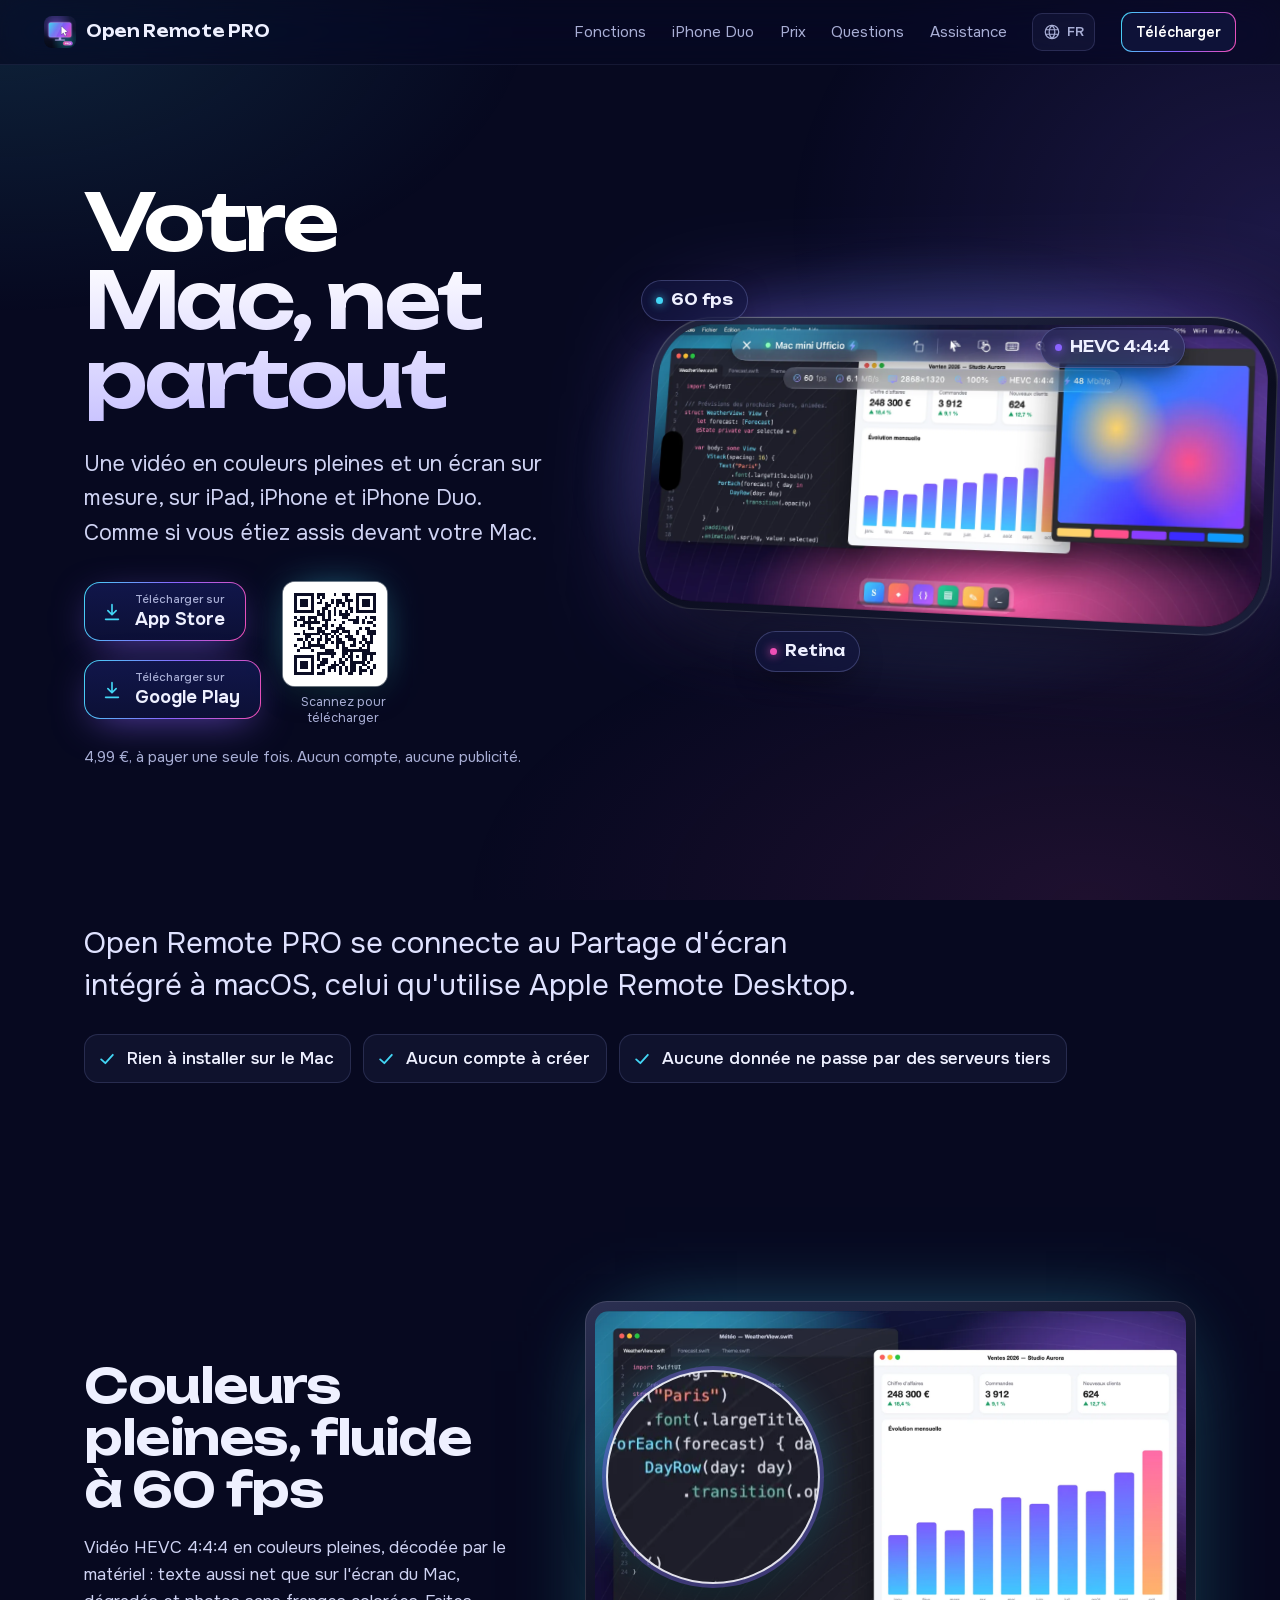
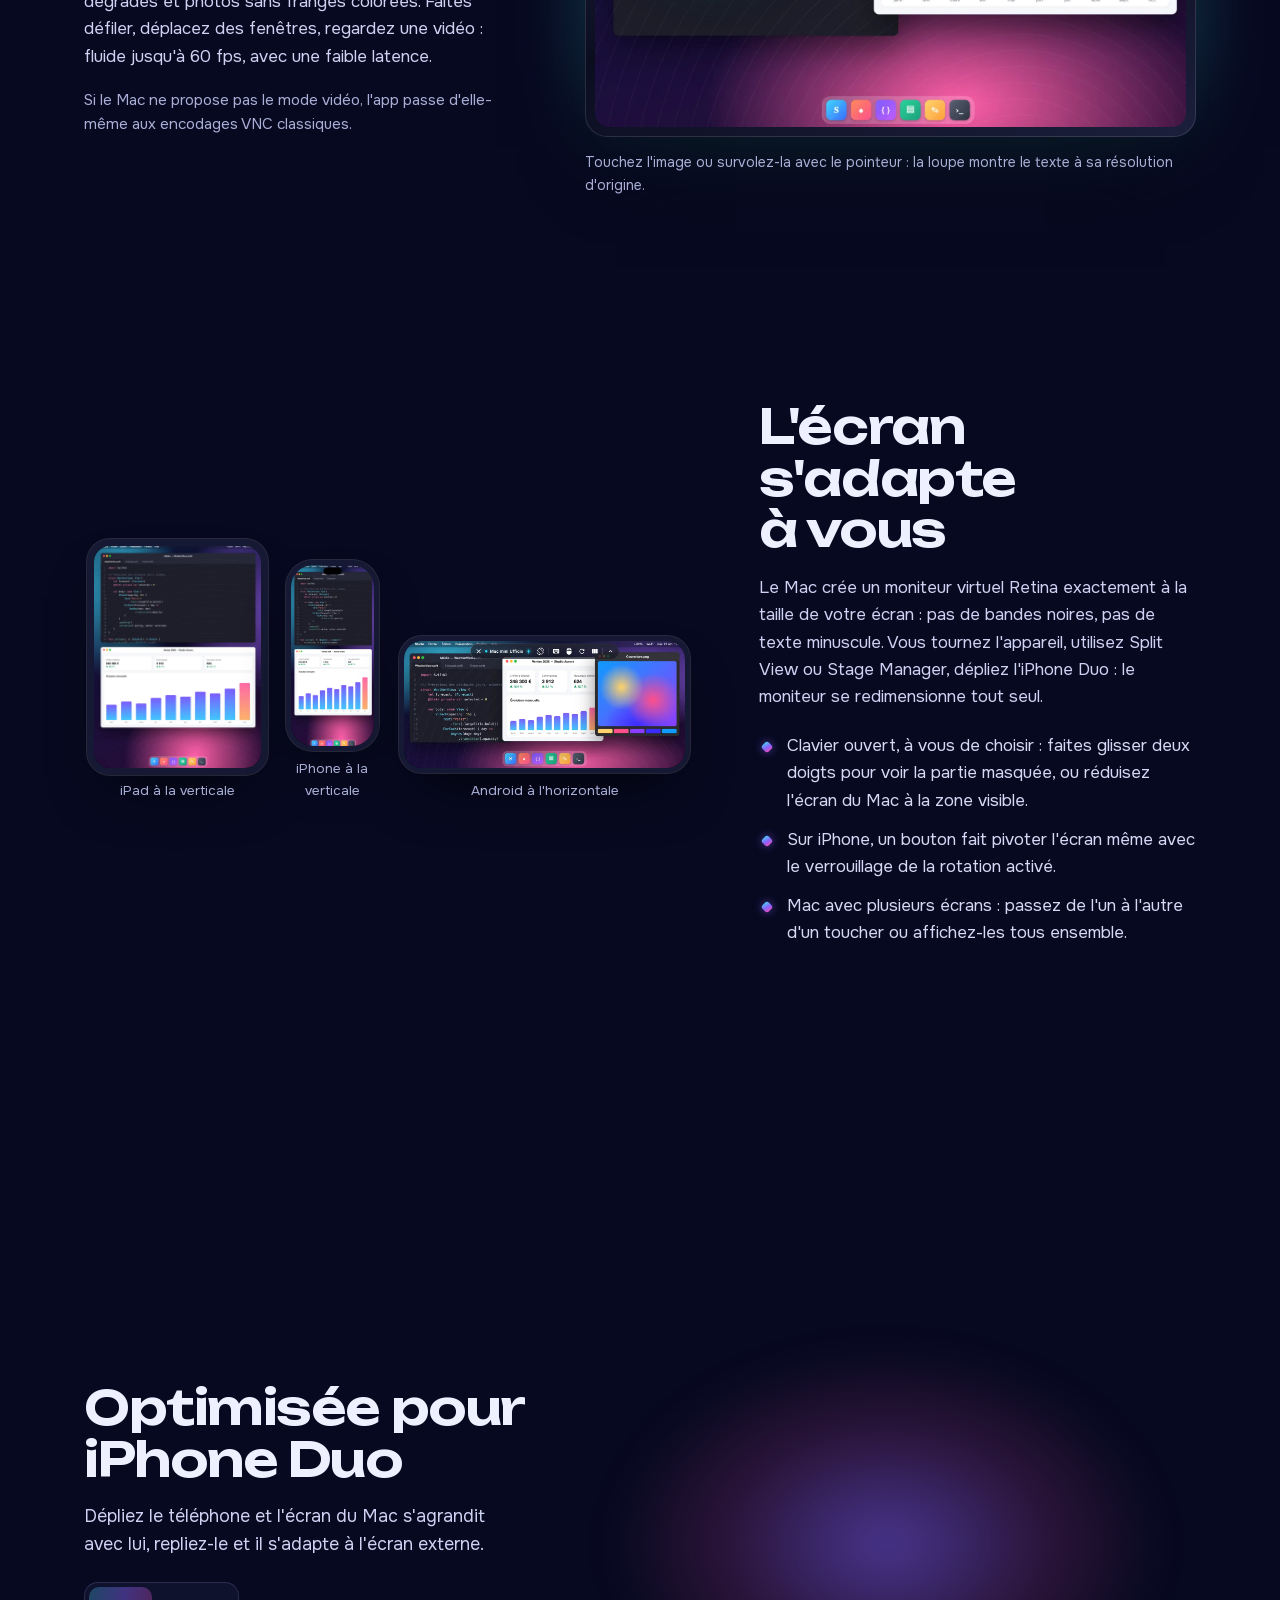
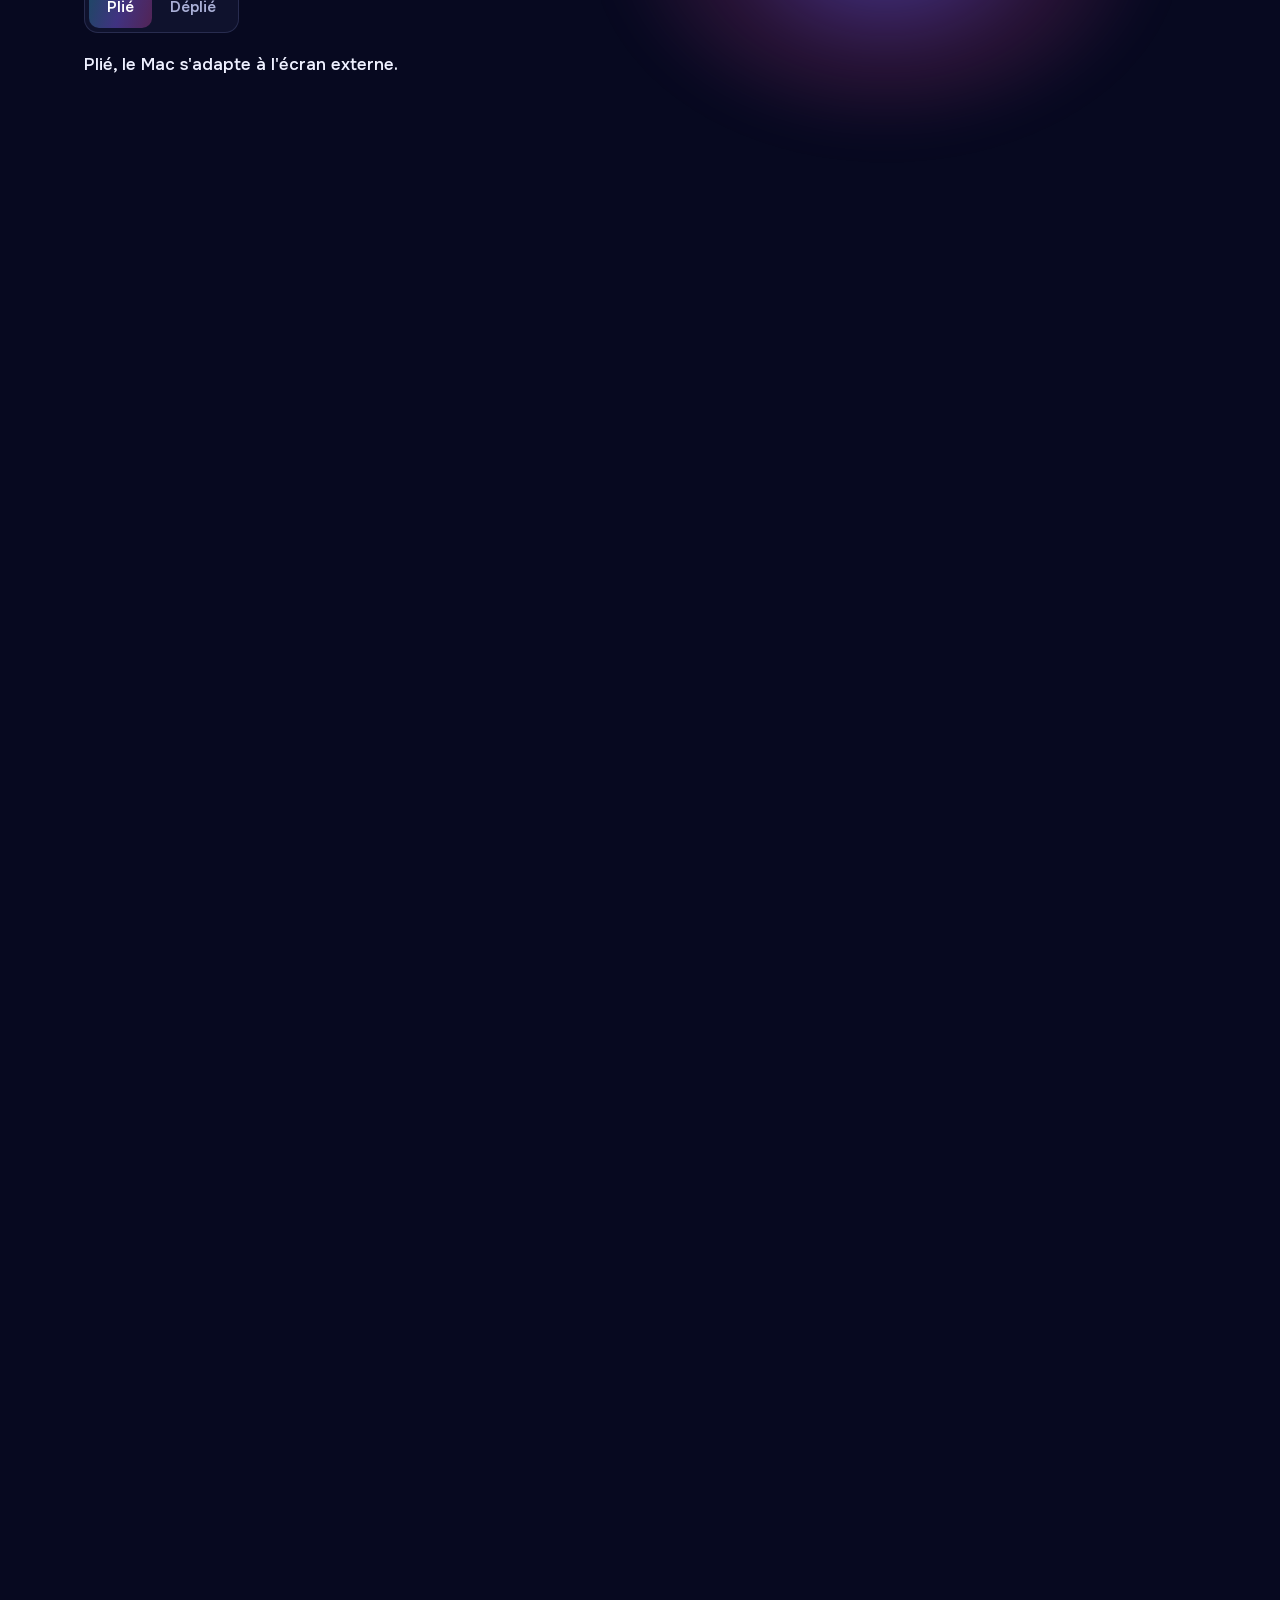
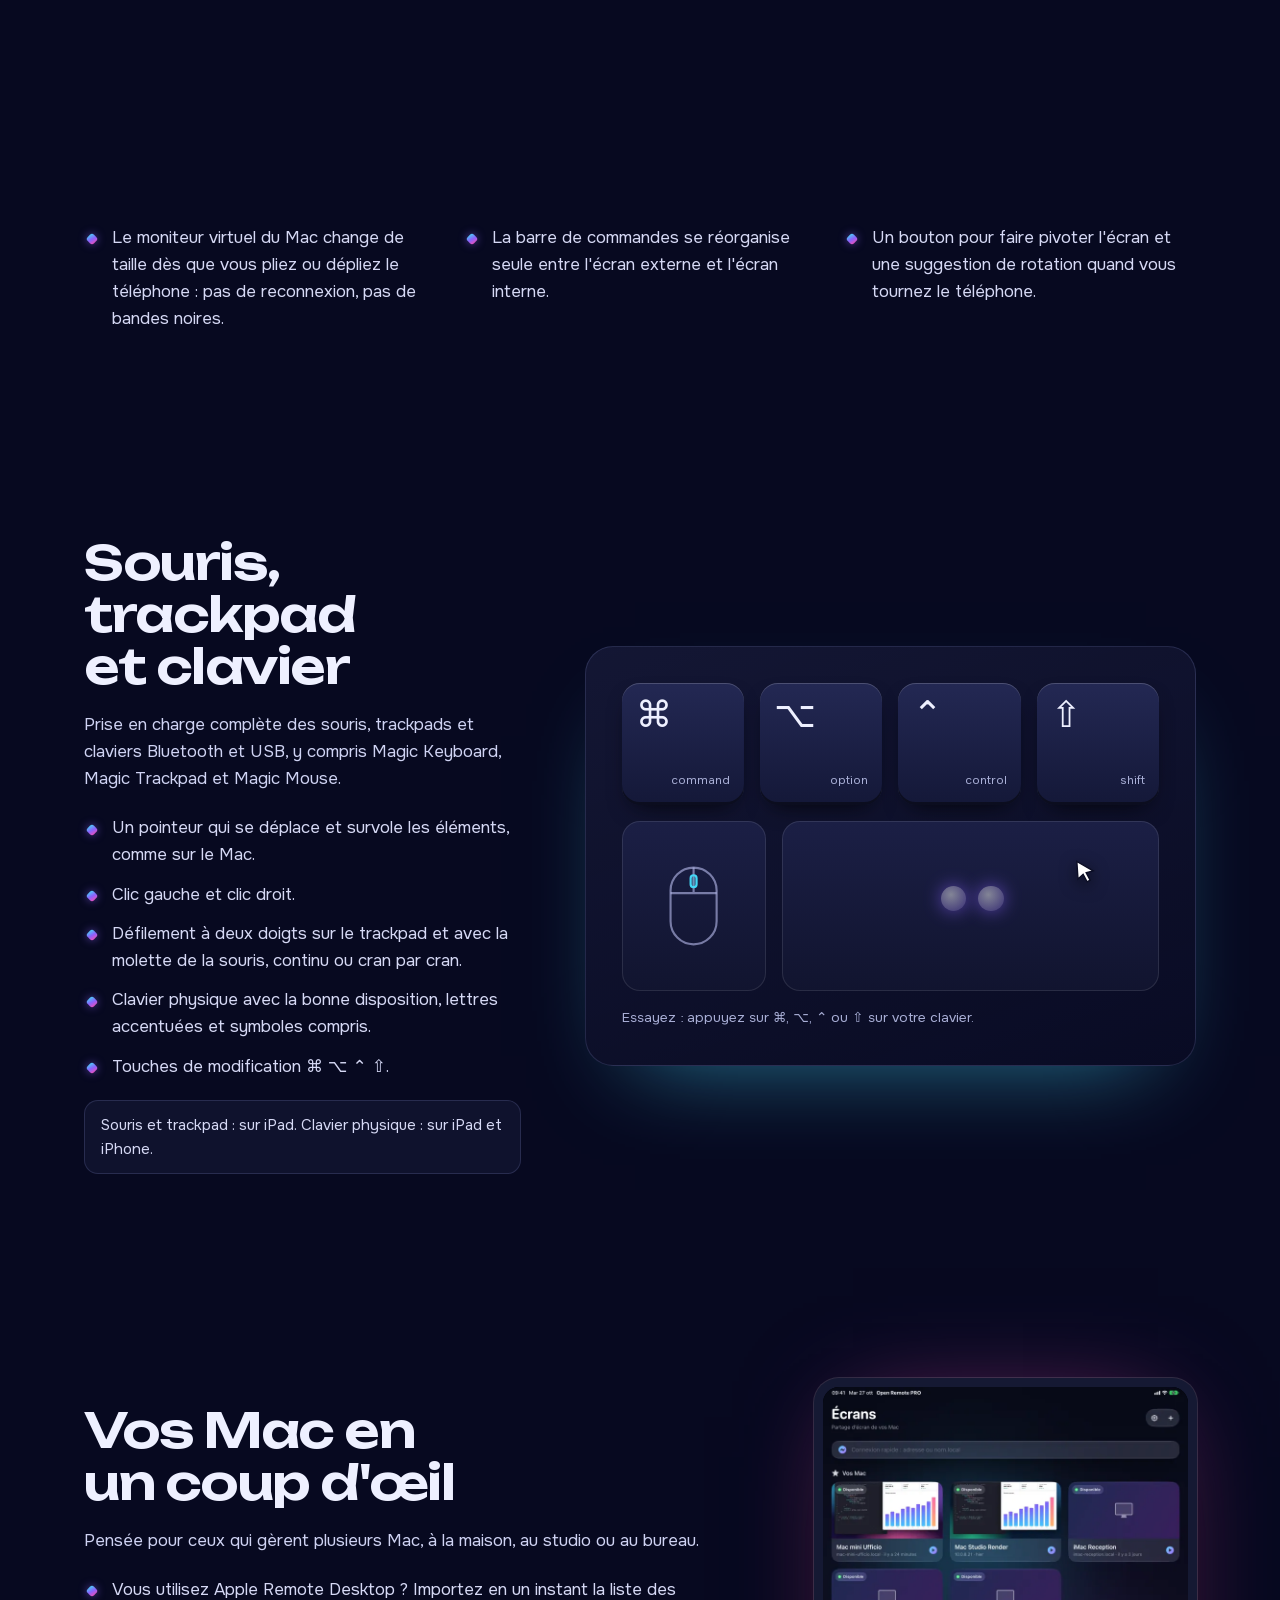
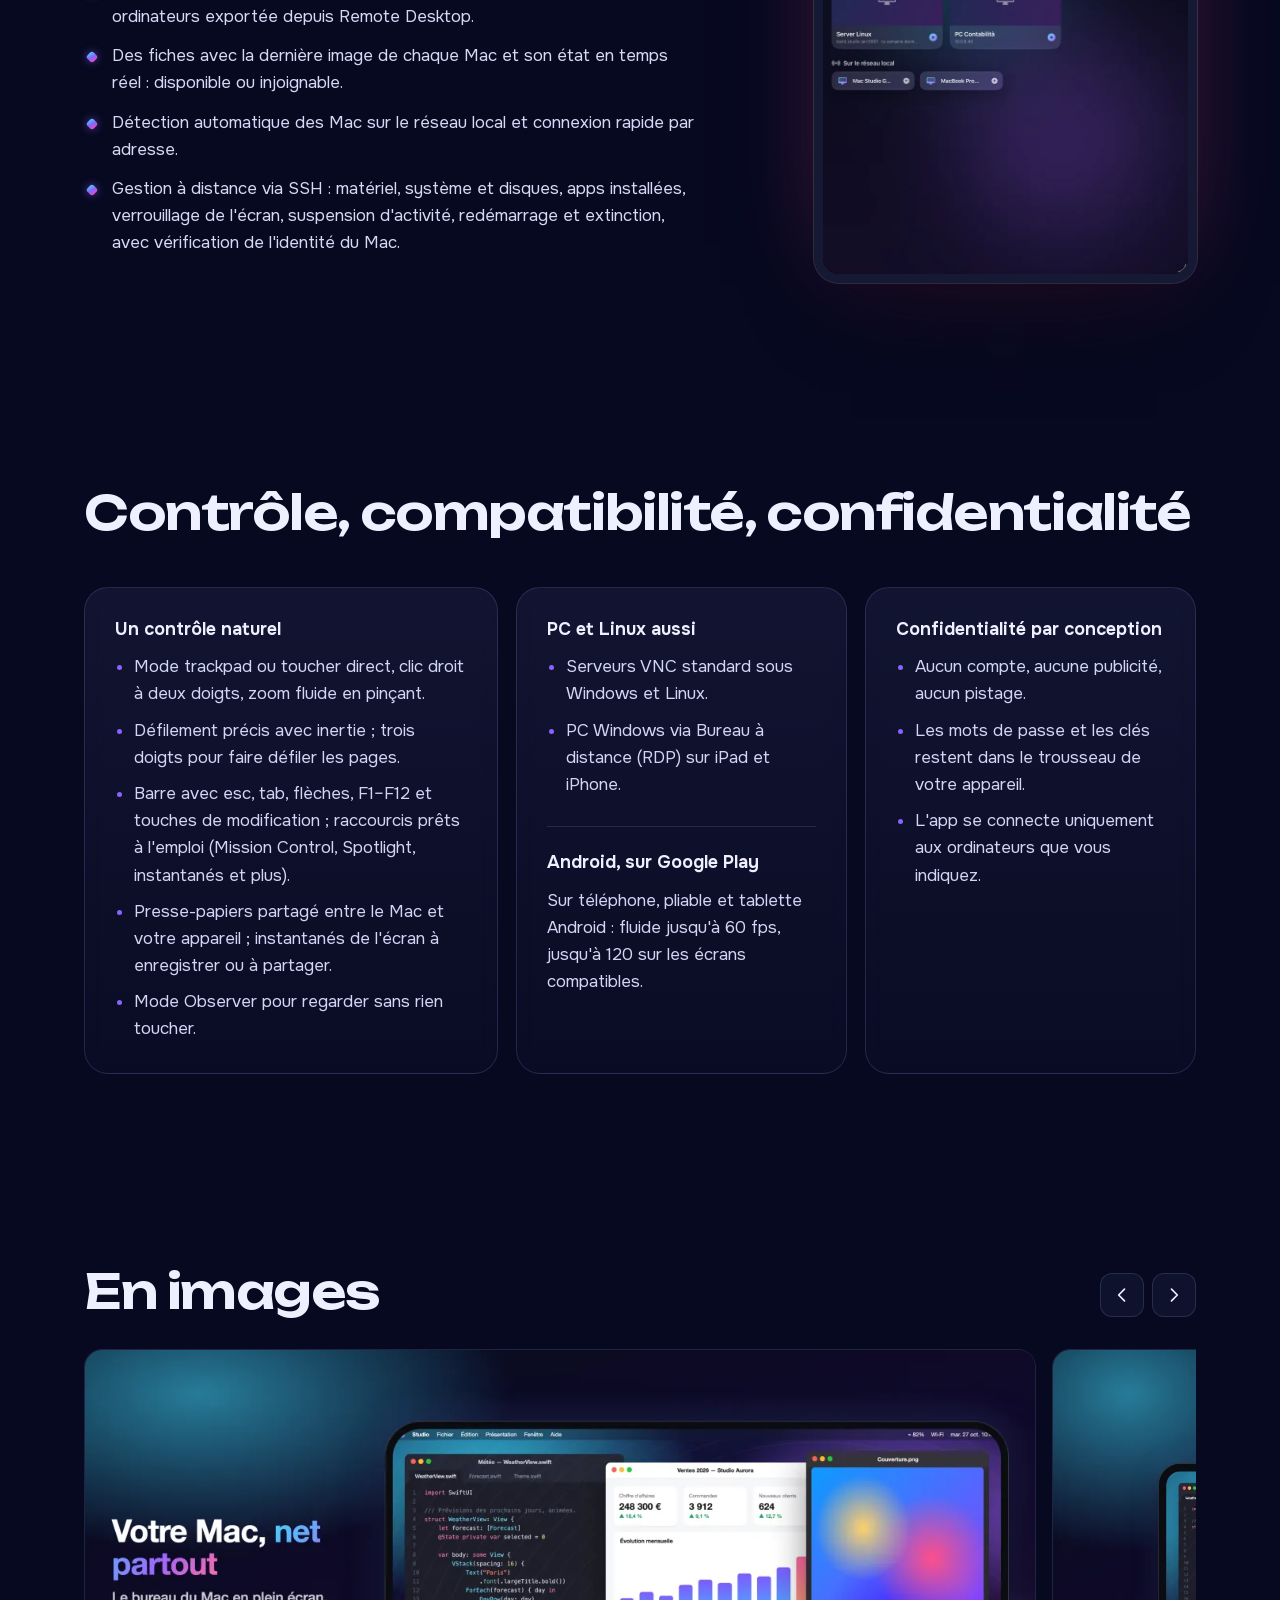
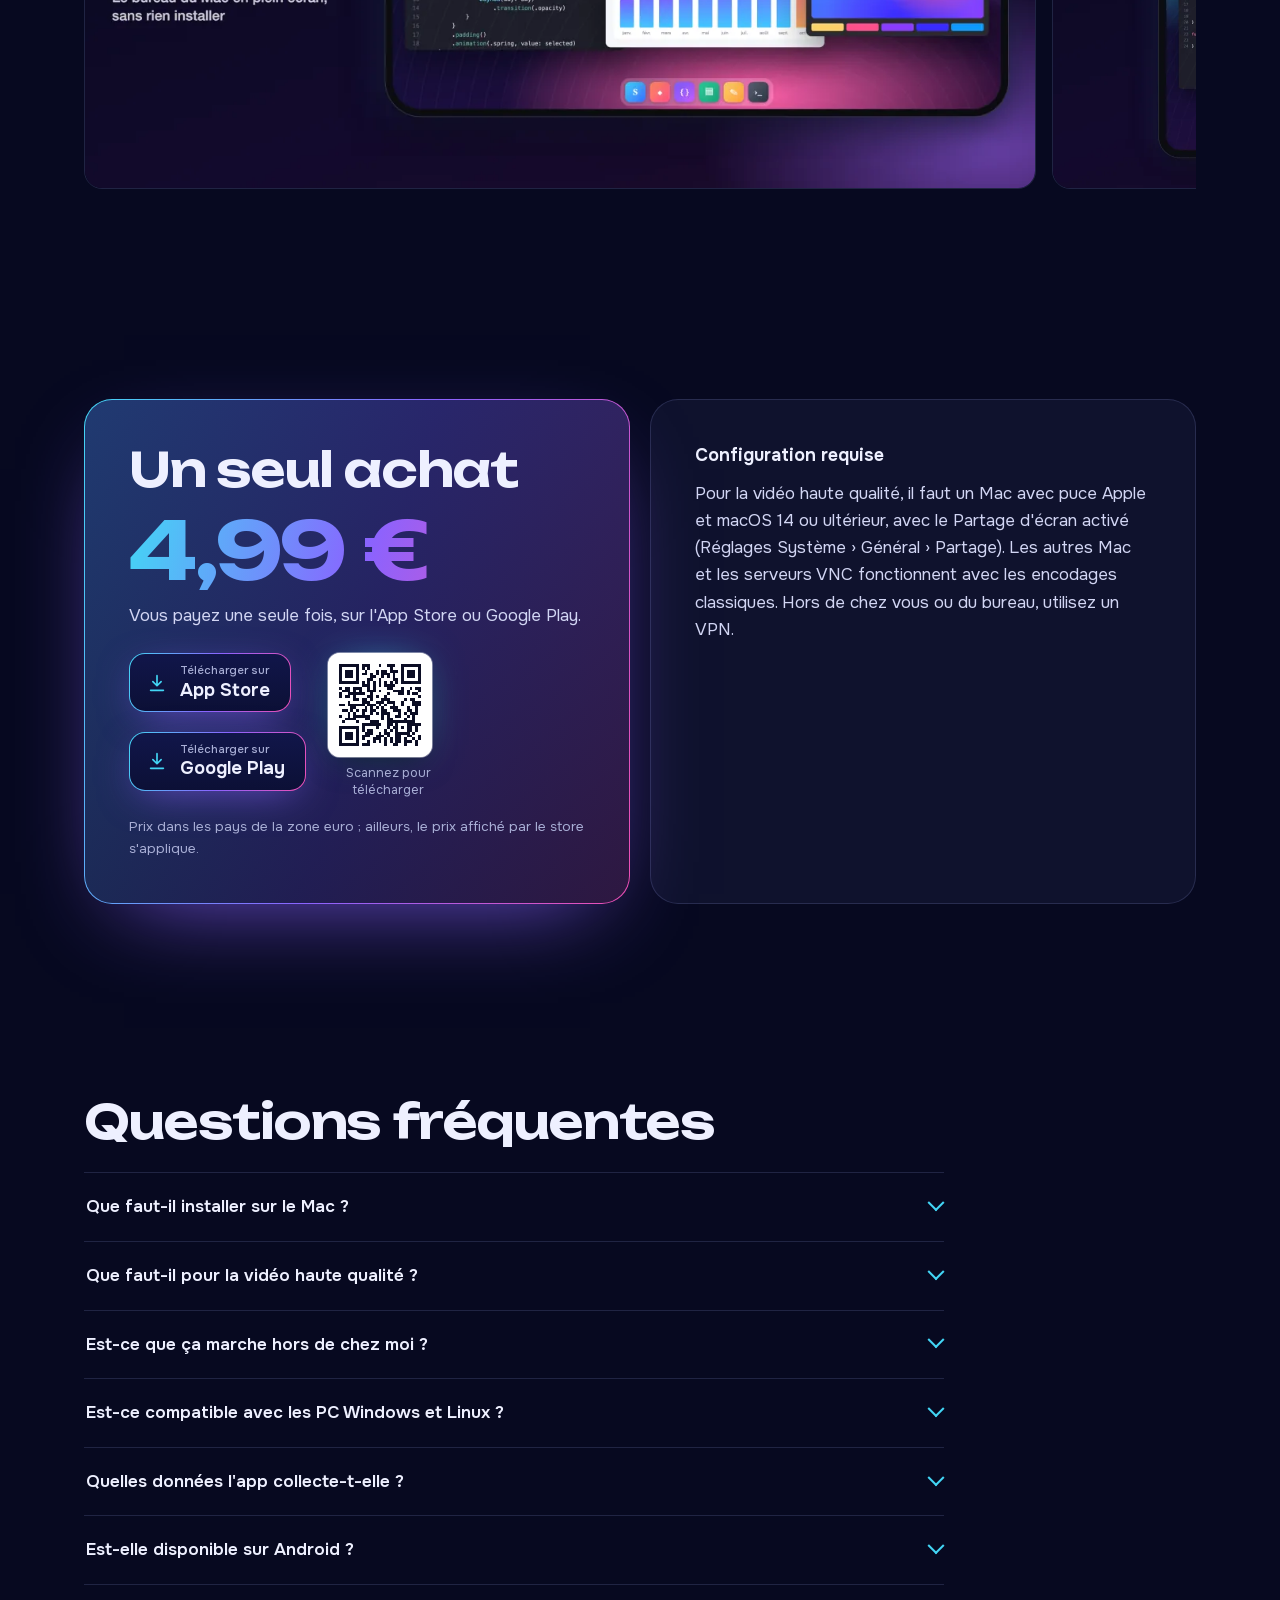
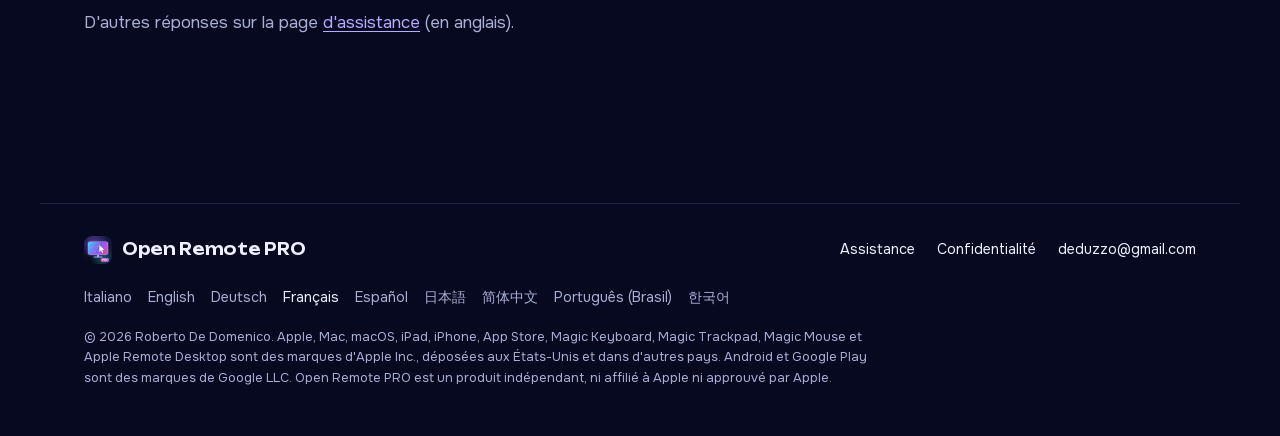
<file: fr/index.html>
<!doctype html>
<html lang="fr" dir="ltr">
<head>
<meta charset="utf-8">
<meta name="viewport" content="width=device-width,initial-scale=1,viewport-fit=cover">
<title>Open Remote PRO · Votre Mac, net partout</title>
<meta name="description" content="Votre Mac sur iPhone, iPad et iPhone Duo : vidéo HEVC 4:4:4 en couleurs pleines jusqu'à 60 fps, un écran virtuel sur mesure, gestion via SSH. Aucun compte, aucune donnée collectée.">
<meta name="theme-color" content="#070920">
<link rel="canonical" href="https://deduzzo.github.io/openremotepro/fr/">
<link rel="alternate" hreflang="it" href="https://deduzzo.github.io/openremotepro/">
<link rel="alternate" hreflang="en" href="https://deduzzo.github.io/openremotepro/en/">
<link rel="alternate" hreflang="de" href="https://deduzzo.github.io/openremotepro/de/">
<link rel="alternate" hreflang="fr" href="https://deduzzo.github.io/openremotepro/fr/">
<link rel="alternate" hreflang="es" href="https://deduzzo.github.io/openremotepro/es/">
<link rel="alternate" hreflang="ja" href="https://deduzzo.github.io/openremotepro/ja/">
<link rel="alternate" hreflang="zh-Hans" href="https://deduzzo.github.io/openremotepro/zh-hans/">
<link rel="alternate" hreflang="pt-BR" href="https://deduzzo.github.io/openremotepro/pt-br/">
<link rel="alternate" hreflang="ko" href="https://deduzzo.github.io/openremotepro/ko/">
<link rel="alternate" hreflang="x-default" href="https://deduzzo.github.io/openremotepro/en/">
<meta property="og:type" content="website">
<meta property="og:site_name" content="Open Remote PRO">
<meta property="og:title" content="Open Remote PRO · Votre Mac, net partout">
<meta property="og:description" content="Votre Mac sur iPhone, iPad et iPhone Duo : vidéo HEVC 4:4:4 en couleurs pleines jusqu'à 60 fps, un écran virtuel sur mesure, gestion via SSH. Aucun compte, aucune donnée collectée.">
<meta property="og:url" content="https://deduzzo.github.io/openremotepro/fr/">
<meta property="og:locale" content="fr_FR">
<meta property="og:image" content="https://deduzzo.github.io/openremotepro/img/fr/og.jpg">
<meta property="og:image:width" content="1024">
<meta property="og:image:height" content="500">
<meta name="twitter:card" content="summary_large_image">
<link rel="icon" type="image/png" href="../img/favicon.png">
<link rel="apple-touch-icon" href="../img/apple-touch-icon.png">
<link rel="preload" href="../fonts/unbounded.woff2" as="font" type="font/woff2" crossorigin>
<link rel="preload" href="../img/fr/hero.webp" as="image">
<link rel="stylesheet" href="../style.css">
<script>document.documentElement.classList.add('js')</script>
</head>
<body class="landing">
<a class="skip" href="#main">Aller au contenu</a>

<header class="top">
  <a class="brand" href="./"><img src="../img/icon.webp" width="32" height="32" alt=""><span>Open Remote PRO</span></a>
  <nav class="top-nav" aria-label="Sections">
    <a href="#funzioni">Fonctions</a>
    <a href="#duo">iPhone Duo</a>
    <a href="#prezzo">Prix</a>
    <a href="#faq">Questions</a>
    <a class="nav-support" href="../en/support.html">Assistance</a>
  </nav>
  <details class="lang">
    <summary aria-label="Langue"><svg viewBox="0 0 24 24" width="18" height="18" aria-hidden="true"><path fill="none" stroke="currentColor" stroke-width="1.6" d="M12 21a9 9 0 1 0 0-18 9 9 0 0 0 0 18Zm0 0c2.5-2.4 3.8-5.4 3.8-9S14.5 5.4 12 3m0 18c-2.5-2.4-3.8-5.4-3.8-9S9.5 5.4 12 3M3.5 9h17M3.5 15h17"/></svg><span>FR</span></summary>
    <ul><li><a href="../" hreflang="it" lang="it">Italiano</a></li><li><a href="../en/" hreflang="en" lang="en">English</a></li><li><a href="../de/" hreflang="de" lang="de">Deutsch</a></li><li><a href="../fr/" hreflang="fr" lang="fr" aria-current="page">Français</a></li><li><a href="../es/" hreflang="es" lang="es">Español</a></li><li><a href="../ja/" hreflang="ja" lang="ja">日本語</a></li><li><a href="../zh-hans/" hreflang="zh-Hans" lang="zh-Hans">简体中文</a></li><li><a href="../pt-br/" hreflang="pt-BR" lang="pt-BR">Português (Brasil)</a></li><li><a href="../ko/" hreflang="ko" lang="ko">한국어</a></li></ul>
  </details>
  <a class="btn btn-small" href="https://apps.apple.com/app/id6828052464">Télécharger</a>
</header>

<main id="main">

<section class="hero">
  <div class="hero-text">
    <h1>Votre Mac, net partout</h1>
    <p class="hero-lead">Une vidéo en couleurs pleines et un écran sur mesure, sur iPad, iPhone et iPhone Duo. Comme si vous étiez assis devant votre Mac.</p>
    <div class="cta-row">
      <a class="store store-apple" href="https://apps.apple.com/app/id6828052464">
        <svg viewBox="0 0 24 24" width="22" height="22" aria-hidden="true"><path fill="none" stroke="currentColor" stroke-width="1.8" stroke-linecap="round" d="M12 4v11m0 0-4.5-4.5M12 15l4.5-4.5M5 20h14"/></svg>
        <span><small>Télécharger sur</small>App Store</span>
      </a>
      <a class="store store-play" href="https://play.google.com/store/apps/details?id=com.deduzzo.openremotepro">
        <svg viewBox="0 0 24 24" width="22" height="22" aria-hidden="true"><path fill="none" stroke="currentColor" stroke-width="1.8" stroke-linecap="round" d="M12 4v11m0 0-4.5-4.5M12 15l4.5-4.5M5 20h14"/></svg>
        <span><small>Télécharger sur</small>Google Play</span>
      </a>
      <figure class="qr"><img src="../img/qr-appstore.svg" width="37" height="37" alt="Code QR pour télécharger Open Remote PRO sur l'App Store"><figcaption>Scannez pour télécharger</figcaption></figure>
    </div>
    <p class="hero-price">4,99 €, à payer une seule fois. Aucun compte, aucune publicité.</p>
  </div>
  <div class="hero-visual" aria-hidden="false">
    <div class="glow"></div>
    <figure class="phone-land">
      <div class="phone-screen"><img src="../img/fr/hero.webp" width="1800" height="828" alt="Le bureau d'un Mac de démonstration sur un iPhone à l'horizontale, avec la barre de commandes d'Open Remote PRO et le compteur à 60 fps" fetchpriority="high"></div>
    </figure>
    <ul class="chips" aria-label="En bref">
      <li class="chip c1">60 fps</li>
      <li class="chip c2">HEVC 4:4:4</li>
      <li class="chip c3">Retina</li>
    </ul>
  </div>
</section>

<section class="plain" aria-labelledby="t-plain">
  <h2 id="t-plain" class="visually-hidden">Comment ça marche</h2>
  <p class="plain-text">Open Remote PRO se connecte au Partage d'écran intégré à macOS, celui qu'utilise Apple Remote Desktop.</p>
  <ul class="plain-list">
    <li><svg viewBox="0 0 24 24" aria-hidden="true"><path d="M5 12.5 10 17l9-10"/></svg>Rien à installer sur le Mac</li>
    <li><svg viewBox="0 0 24 24" aria-hidden="true"><path d="M5 12.5 10 17l9-10"/></svg>Aucun compte à créer</li>
    <li><svg viewBox="0 0 24 24" aria-hidden="true"><path d="M5 12.5 10 17l9-10"/></svg>Aucune donnée ne passe par des serveurs tiers</li>
  </ul>
</section>

<section id="funzioni" class="feature feature-video">
  <div class="feature-text">
    <h2>Couleurs pleines, fluide à 60 fps</h2>
    <p>Vidéo HEVC 4:4:4 en couleurs pleines, décodée par le matériel : texte aussi net que sur l'écran du Mac, dégradés et photos sans franges colorées. Faites défiler, déplacez des fenêtres, regardez une vidéo : fluide jusqu'à 60 fps, avec une faible latence.</p>
    <p class="note">Si le Mac ne propose pas le mode vidéo, l'app passe d'elle-même aux encodages VNC classiques.</p>
  </div>
  <figure class="lens-figure reveal" data-lens>
    <div class="frame-flat"><img src="../img/fr/duo-open.webp" width="1600" height="1126" alt="Du code et des graphiques sur le bureau d'un Mac de démonstration, vus sur un iPhone Duo déplié" loading="lazy"></div>
    <div class="lens" aria-hidden="true"></div>
    <figcaption>Touchez l'image ou survolez-la avec le pointeur : la loupe montre le texte à sa résolution d'origine.</figcaption>
  </figure>
</section>

<section class="feature feature-fit">
  <div class="feature-text">
    <h2>L'écran s'adapte à vous</h2>
    <p>Le Mac crée un moniteur virtuel Retina exactement à la taille de votre écran : pas de bandes noires, pas de texte minuscule. Vous tournez l'appareil, utilisez Split View ou Stage Manager, dépliez l'iPhone Duo : le moniteur se redimensionne tout seul.</p>
    <ul class="ticks"><li>Clavier ouvert, à vous de choisir : faites glisser deux doigts pour voir la partie masquée, ou réduisez l'écran du Mac à la zone visible.</li><li>Sur iPhone, un bouton fait pivoter l'écran même avec le verrouillage de la rotation activé.</li><li>Mac avec plusieurs écrans : passez de l'un à l'autre d'un toucher ou affichez-les tous ensemble.</li></ul>
  </div>
  <div class="trio reveal">
    <figure class="dev dev-tablet"><div class="dev-screen"><img src="../img/fr/ipad-port.webp" width="720" height="960" alt="Le bureau du Mac de démonstration sur un iPad à la verticale, avec les fenêtres empilées" loading="lazy"></div><figcaption>iPad à la verticale</figcaption></figure>
    <figure class="dev dev-phone"><div class="dev-screen"><img src="../img/fr/phone-port.webp" width="480" height="1043" alt="Le bureau du Mac de démonstration sur un iPhone à la verticale" loading="lazy"></div><figcaption>iPhone à la verticale</figcaption></figure>
    <figure class="dev dev-android"><div class="dev-screen"><img src="../img/fr/android.webp" width="1100" height="495" alt="Le bureau du Mac de démonstration sur un téléphone Android à l'horizontale" loading="lazy"></div><figcaption>Android à l'horizontale</figcaption></figure>
  </div>
</section>

<section id="duo" class="duo" data-duo>
  <div class="duo-track">
    <div class="duo-stage">
      <div class="duo-text">
        <h2>Optimisée pour iPhone Duo</h2>
        <p class="duo-lead">Dépliez le téléphone et l'écran du Mac s'agrandit avec lui, repliez-le et il s'adapte à l'écran externe.</p>
        <div class="duo-switch" role="group" aria-label="iPhone Duo">
          <button type="button" data-duo-set="0" aria-pressed="false">Plié</button>
          <button type="button" data-duo-set="1" aria-pressed="true">Déplié</button>
        </div>
        <p class="duo-state">
          <span class="s-closed">Plié, le Mac s'adapte à l'écran externe.</span>
          <span class="s-open">Déplié, il devient un vrai bureau de 7,6 pouces, avec l'espace d'un portable.</span>
        </p>
      </div>
      <div class="duo-visual">
        <div class="duo-device" style="--p:1">
          <div class="duo-half duo-left"><div class="duo-scr" style="background-image:url(../img/fr/duo-open.webp)"></div></div>
          <div class="duo-flap">
            <div class="duo-face duo-front"><div class="duo-scr" style="background-image:url(../img/fr/duo-open.webp)"></div></div>
            <div class="duo-face duo-back"><div class="duo-outer"><img src="../img/fr/duo-closed.webp" width="700" height="1018" alt="Le Mac de démonstration sur l'écran externe d'un iPhone Duo plié" loading="lazy"></div></div>
          </div>
          <span class="duo-hinge" aria-hidden="true"></span>
        </div>
        <img class="visually-hidden" src="../img/fr/duo-open.webp" alt="Le Mac de démonstration sur l'écran interne d'un iPhone Duo déplié" loading="lazy">
      </div>
    </div>
  </div>
  <ul class="ticks duo-ticks"><li>Le moniteur virtuel du Mac change de taille dès que vous pliez ou dépliez le téléphone : pas de reconnexion, pas de bandes noires.</li><li>La barre de commandes se réorganise seule entre l'écran externe et l'écran interne.</li><li>Un bouton pour faire pivoter l'écran et une suggestion de rotation quand vous tournez le téléphone.</li></ul>
</section>

<section id="input" class="feature feature-input">
  <div class="feature-text">
    <h2>Souris, trackpad et clavier</h2>
    <p>Prise en charge complète des souris, trackpads et claviers Bluetooth et USB, y compris Magic Keyboard, Magic Trackpad et Magic Mouse.</p>
    <ul class="ticks"><li>Un pointeur qui se déplace et survole les éléments, comme sur le Mac.</li><li>Clic gauche et clic droit.</li><li>Défilement à deux doigts sur le trackpad et avec la molette de la souris, continu ou cran par cran.</li><li>Clavier physique avec la bonne disposition, lettres accentuées et symboles compris.</li><li>Touches de modification ⌘ ⌥ ⌃ ⇧.</li></ul>
    <p class="note">Souris et trackpad : sur iPad. Clavier physique : sur iPad et iPhone.</p>
  </div>
  <div class="input-visual reveal">
    <div class="keys" aria-hidden="true">
      <span class="key" data-key="Meta"><b>⌘</b><i>command</i></span>
      <span class="key" data-key="Alt"><b>⌥</b><i>option</i></span>
      <span class="key" data-key="Control"><b>⌃</b><i>control</i></span>
      <span class="key" data-key="Shift"><b>⇧</b><i>shift</i></span>
    </div>
    <div class="pads" aria-hidden="true">
      <div class="pad pad-mouse"><svg viewBox="0 0 60 96"><rect x="3" y="3" width="54" height="90" rx="27"/><path d="M30 3v30M3 33h54"/><rect class="wheel" x="26.5" y="12" width="7" height="14" rx="3.5"/></svg></div>
      <div class="pad pad-track"><span class="finger"></span><span class="finger"></span><svg class="cursor" viewBox="0 0 24 24"><path d="M5 3l14 8-6 1.6 3.4 6.4-2.6 1.4-3.4-6.4L6 18z"/></svg></div>
    </div>
    <p class="key-hint">Essayez : appuyez sur ⌘, ⌥, ⌃ ou ⇧ sur votre clavier.</p>
  </div>
</section>

<section class="feature feature-manage">
  <div class="feature-text">
    <h2>Vos Mac en un coup d'œil</h2>
    <p>Pensée pour ceux qui gèrent plusieurs Mac, à la maison, au studio ou au bureau.</p>
    <ul class="ticks"><li>Vous utilisez Apple Remote Desktop ? Importez en un instant la liste des ordinateurs exportée depuis Remote Desktop.</li><li>Des fiches avec la dernière image de chaque Mac et son état en temps réel : disponible ou injoignable.</li><li>Détection automatique des Mac sur le réseau local et connexion rapide par adresse.</li><li>Gestion à distance via SSH : matériel, système et disques, apps installées, verrouillage de l'écran, suspension d'activité, redémarrage et extinction, avec vérification de l'identité du Mac.</li></ul>
  </div>
  <figure class="dev dev-tablet dev-big reveal"><div class="dev-screen"><img src="../img/fr/home.webp" width="760" height="1013" alt="La liste des Mac dans l'app sur iPad, avec l'aperçu de chaque écran et l'état Disponible" loading="lazy"></div></figure>
</section>

<section class="grid-more" aria-labelledby="t-more">
  <h2 id="t-more">Contrôle, compatibilité, confidentialité</h2>
  <div class="more-cols">
    <div class="more">
      <h3>Un contrôle naturel</h3>
      <ul><li>Mode trackpad ou toucher direct, clic droit à deux doigts, zoom fluide en pinçant.</li><li>Défilement précis avec inertie ; trois doigts pour faire défiler les pages.</li><li>Barre avec esc, tab, flèches, F1–F12 et touches de modification ; raccourcis prêts à l'emploi (Mission Control, Spotlight, instantanés et plus).</li><li>Presse-papiers partagé entre le Mac et votre appareil ; instantanés de l'écran à enregistrer ou à partager.</li><li>Mode Observer pour regarder sans rien toucher.</li></ul>
    </div>
    <div class="more">
      <h3>PC et Linux aussi</h3>
      <ul><li>Serveurs VNC standard sous Windows et Linux.</li><li>PC Windows via Bureau à distance (RDP) sur iPad et iPhone.</li></ul>
      <h3>Android, sur Google Play</h3>
      <p>Sur téléphone, pliable et tablette Android : fluide jusqu'à 60 fps, jusqu'à 120 sur les écrans compatibles.</p>
    </div>
    <div class="more">
      <h3>Confidentialité par conception</h3>
      <ul><li>Aucun compte, aucune publicité, aucun pistage.</li><li>Les mots de passe et les clés restent dans le trousseau de votre appareil.</li><li>L'app se connecte uniquement aux ordinateurs que vous indiquez.</li></ul>
    </div>
  </div>
</section>

<section class="gallery" aria-labelledby="t-gal">
  <div class="gallery-head">
    <h2 id="t-gal">En images</h2>
    <div class="gallery-nav">
      <button type="button" data-gal="-1" aria-label="Image précédente"><svg viewBox="0 0 24 24" aria-hidden="true"><path d="M15 5l-7 7 7 7"/></svg></button>
      <button type="button" data-gal="1" aria-label="Image suivante"><svg viewBox="0 0 24 24" aria-hidden="true"><path d="M9 5l7 7-7 7"/></svg></button>
    </div>
  </div>
  <ul class="gallery-track" tabindex="0" aria-label="En images">
    <li class="g-land"><img src="../img/fr/g1.webp" width="1200" height="552" alt="Votre Mac, net partout : le bureau du Mac en plein écran sur iPhone" loading="lazy"></li>
    <li class="g-wide"><img src="../img/fr/g2.webp" width="1100" height="774" alt="Optimisée pour iPhone Duo : plié ou déplié, l'écran du Mac s'adapte" loading="lazy"></li>
    <li class="g-port"><img src="../img/fr/g3.webp" width="700" height="933" alt="Vos Mac en un coup d'œil : l'aperçu de chaque écran et l'état en temps réel" loading="lazy"></li>
    <li class="g-land"><img src="../img/fr/g4.webp" width="1200" height="552" alt="Fluide à 60 fps : vidéo HEVC 4:4:4 en couleurs pleines, décodée par le matériel" loading="lazy"></li>
    <li class="g-port"><img src="../img/fr/g5.webp" width="700" height="933" alt="Des commandes sur mesure : trackpad ou toucher direct, clavier avec la bonne disposition" loading="lazy"></li>
    <li class="g-land"><img src="../img/fr/g6.webp" width="1200" height="675" alt="Le bureau du Mac sur un téléphone Android" loading="lazy"></li>
  </ul>
</section>

<section id="prezzo" class="price" aria-labelledby="t-price">
  <div class="price-card">
    <h2 id="t-price">Un seul achat</h2>
    <p class="price-tag">4,99 €</p>
    <p class="price-sub">Vous payez une seule fois, sur l'App Store ou Google Play.</p>
    <div class="price-get">
    <a class="store store-apple" href="https://apps.apple.com/app/id6828052464">
      <svg viewBox="0 0 24 24" width="22" height="22" aria-hidden="true"><path fill="none" stroke="currentColor" stroke-width="1.8" stroke-linecap="round" d="M12 4v11m0 0-4.5-4.5M12 15l4.5-4.5M5 20h14"/></svg>
      <span><small>Télécharger sur</small>App Store</span>
    </a>
    <figure class="qr"><img src="../img/qr-appstore.svg" width="37" height="37" alt="Code QR pour télécharger Open Remote PRO sur l'App Store"><figcaption>Scannez pour télécharger</figcaption></figure>
    <a class="store store-play" href="https://play.google.com/store/apps/details?id=com.deduzzo.openremotepro">
      <svg viewBox="0 0 24 24" width="22" height="22" aria-hidden="true"><path fill="none" stroke="currentColor" stroke-width="1.8" stroke-linecap="round" d="M12 4v11m0 0-4.5-4.5M12 15l4.5-4.5M5 20h14"/></svg>
      <span><small>Télécharger sur</small>Google Play</span>
    </a>
    </div>
    <p class="note">Prix dans les pays de la zone euro ; ailleurs, le prix affiché par le store s'applique.</p>
  </div>
  <div class="req">
    <h3>Configuration requise</h3>
    <p>Pour la vidéo haute qualité, il faut un Mac avec puce Apple et macOS 14 ou ultérieur, avec le Partage d'écran activé (Réglages Système › Général › Partage). Les autres Mac et les serveurs VNC fonctionnent avec les encodages classiques. Hors de chez vous ou du bureau, utilisez un VPN.</p>
  </div>
</section>

<section id="faq" class="faq" aria-labelledby="t-faq">
  <h2 id="t-faq">Questions fréquentes</h2>
  <details><summary>Que faut-il installer sur le Mac ?</summary><div class="faq-a"><p>Rien. Sur le Mac, ouvrez Réglages Système › Général › Partage et activez le Partage d'écran. Ajoutez ensuite le Mac dans l'app (sur le même réseau, il apparaît déjà dans la liste) et connectez-vous avec le nom et le mot de passe d'un utilisateur de ce Mac.</p></div></details>
<details><summary>Que faut-il pour la vidéo haute qualité ?</summary><div class="faq-a"><p>Un Mac avec puce Apple et macOS 14 ou ultérieur. Les autres Mac et les serveurs VNC fonctionnent avec les encodages classiques.</p></div></details>
<details><summary>Est-ce que ça marche hors de chez moi ?</summary><div class="faq-a"><p>Oui, avec un VPN vers le réseau du Mac. N'exposez pas le Partage d'écran directement sur Internet.</p></div></details>
<details><summary>Est-ce compatible avec les PC Windows et Linux ?</summary><div class="faq-a"><p>Oui, avec les serveurs VNC standard sous Windows et Linux. Sur iPad et iPhone, vous vous connectez aussi aux PC Windows via Bureau à distance (RDP).</p></div></details>
<details><summary>Quelles données l'app collecte-t-elle ?</summary><div class="faq-a"><p>Aucune : ni compte, ni publicité, ni pistage. La liste des ordinateurs, les mots de passe et les clés restent sur votre appareil, et l'app se connecte uniquement aux ordinateurs que vous indiquez.</p></div></details>
<details><summary>Est-elle disponible sur Android ?</summary><div class="faq-a"><p>Oui, sur Google Play, pour téléphones, pliables et tablettes.</p></div></details>
  <p class="faq-more">D'autres réponses sur la page <a href="../en/support.html">d'assistance</a> (en anglais).</p>
</section>

</main>

<footer class="foot">
  <div class="foot-row">
    <a class="brand" href="./"><img src="../img/icon.webp" width="28" height="28" alt=""><span>Open Remote PRO</span></a>
    <nav aria-label="Informations">
      <a href="../en/support.html">Assistance</a>
      <a href="../en/privacy.html">Confidentialité</a>
      <a href="mailto:deduzzo@gmail.com">deduzzo@gmail.com</a>
    </nav>
  </div>
  <p class="langs-inline"><a href="../" hreflang="it" lang="it">Italiano</a> <a href="../en/" hreflang="en" lang="en">English</a> <a href="../de/" hreflang="de" lang="de">Deutsch</a> <a href="../fr/" hreflang="fr" lang="fr" aria-current="page">Français</a> <a href="../es/" hreflang="es" lang="es">Español</a> <a href="../ja/" hreflang="ja" lang="ja">日本語</a> <a href="../zh-hans/" hreflang="zh-Hans" lang="zh-Hans">简体中文</a> <a href="../pt-br/" hreflang="pt-BR" lang="pt-BR">Português (Brasil)</a> <a href="../ko/" hreflang="ko" lang="ko">한국어</a></p>
  <p class="legal">© 2026 Roberto De Domenico. Apple, Mac, macOS, iPad, iPhone, App Store, Magic Keyboard, Magic Trackpad, Magic Mouse et Apple Remote Desktop sont des marques d'Apple Inc., déposées aux États-Unis et dans d'autres pays. Android et Google Play sont des marques de Google LLC. Open Remote PRO est un produit indépendant, ni affilié à Apple ni approuvé par Apple.</p>
</footer>
<script src="../main.js" defer></script>
</body>
</html>
</file>
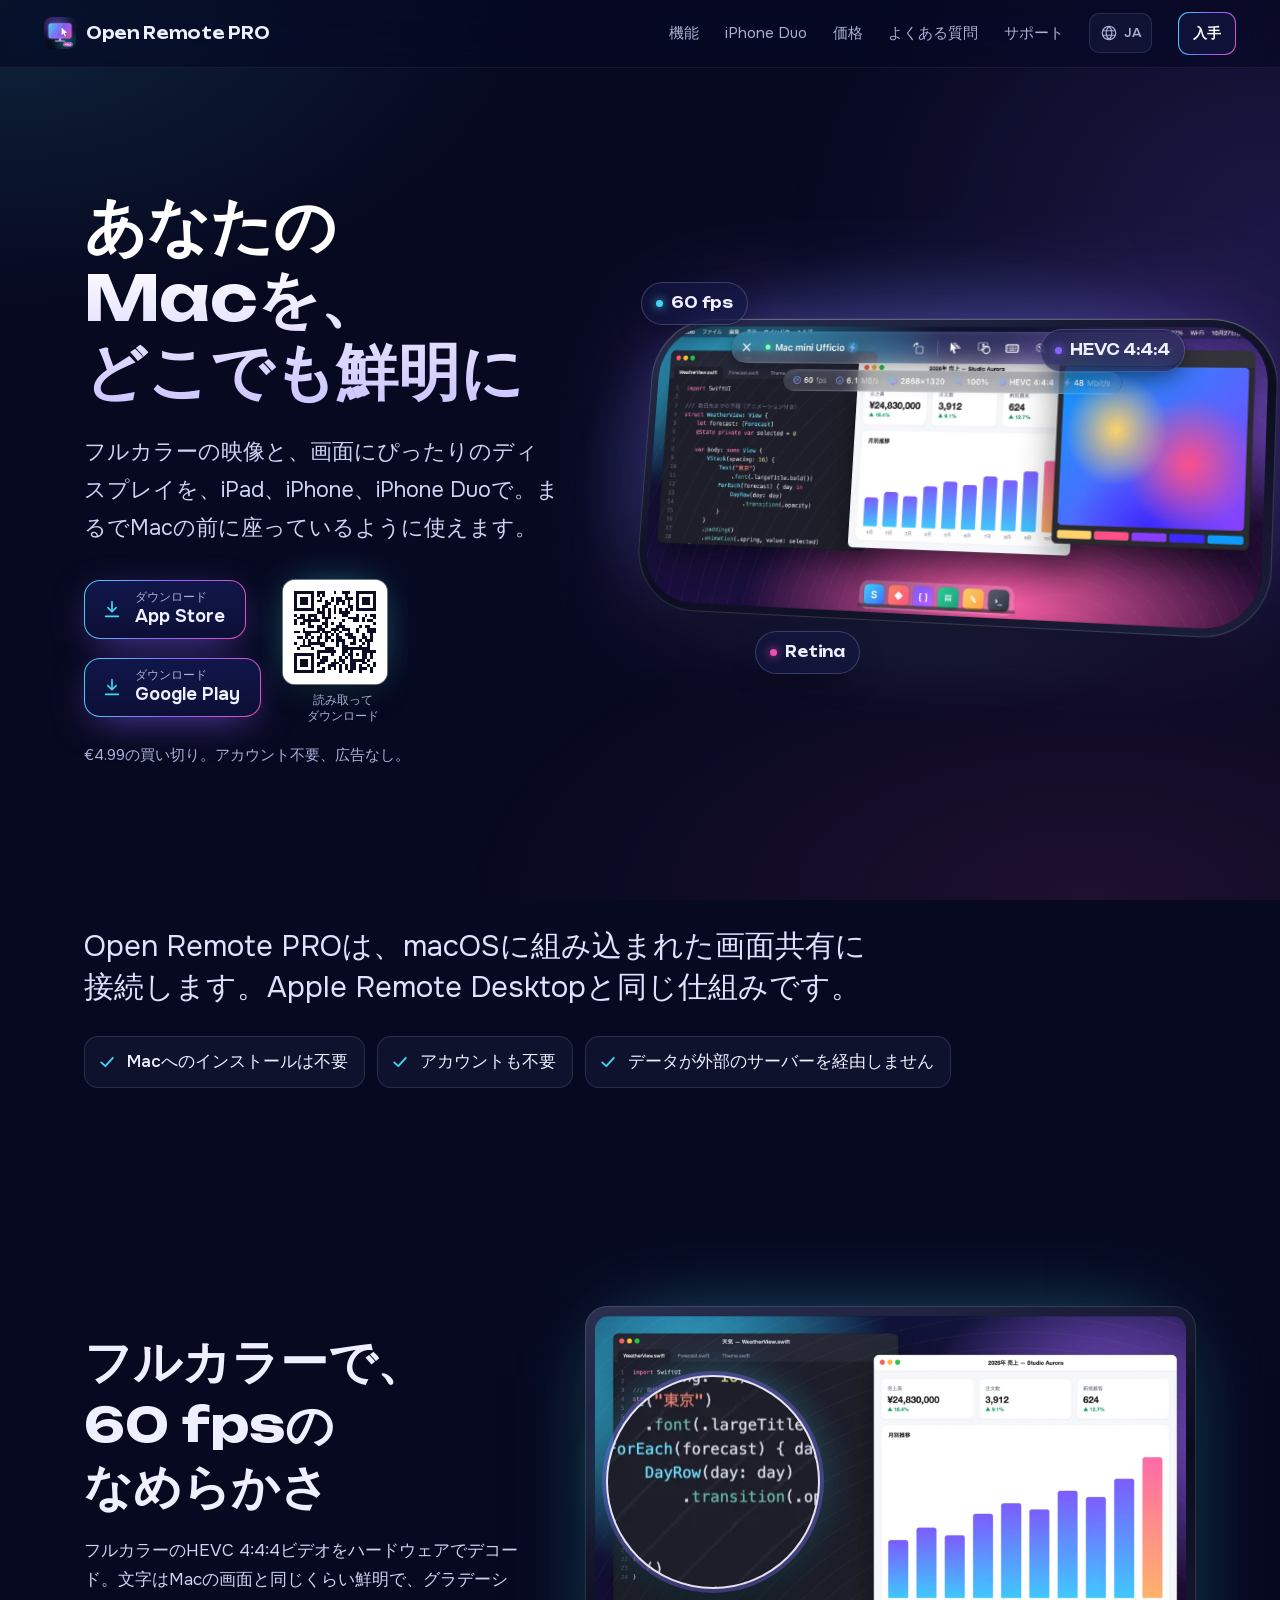
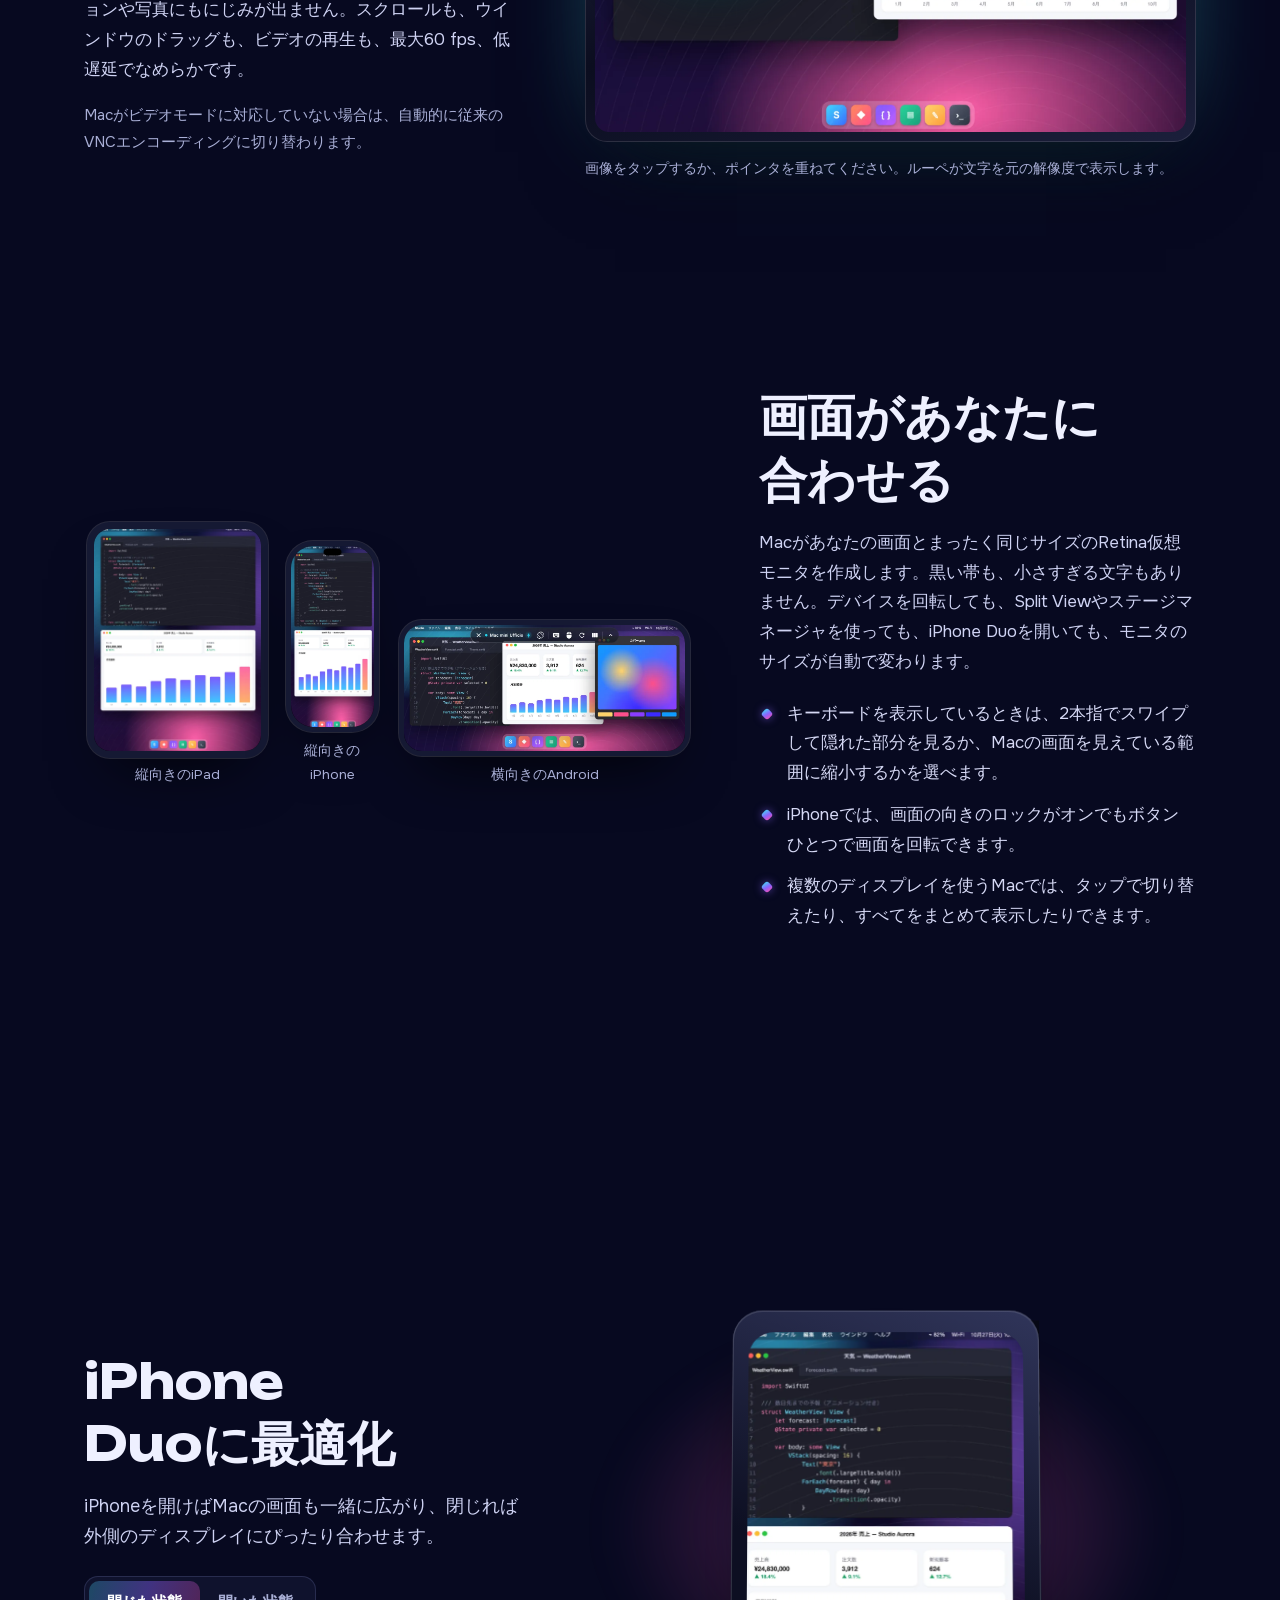
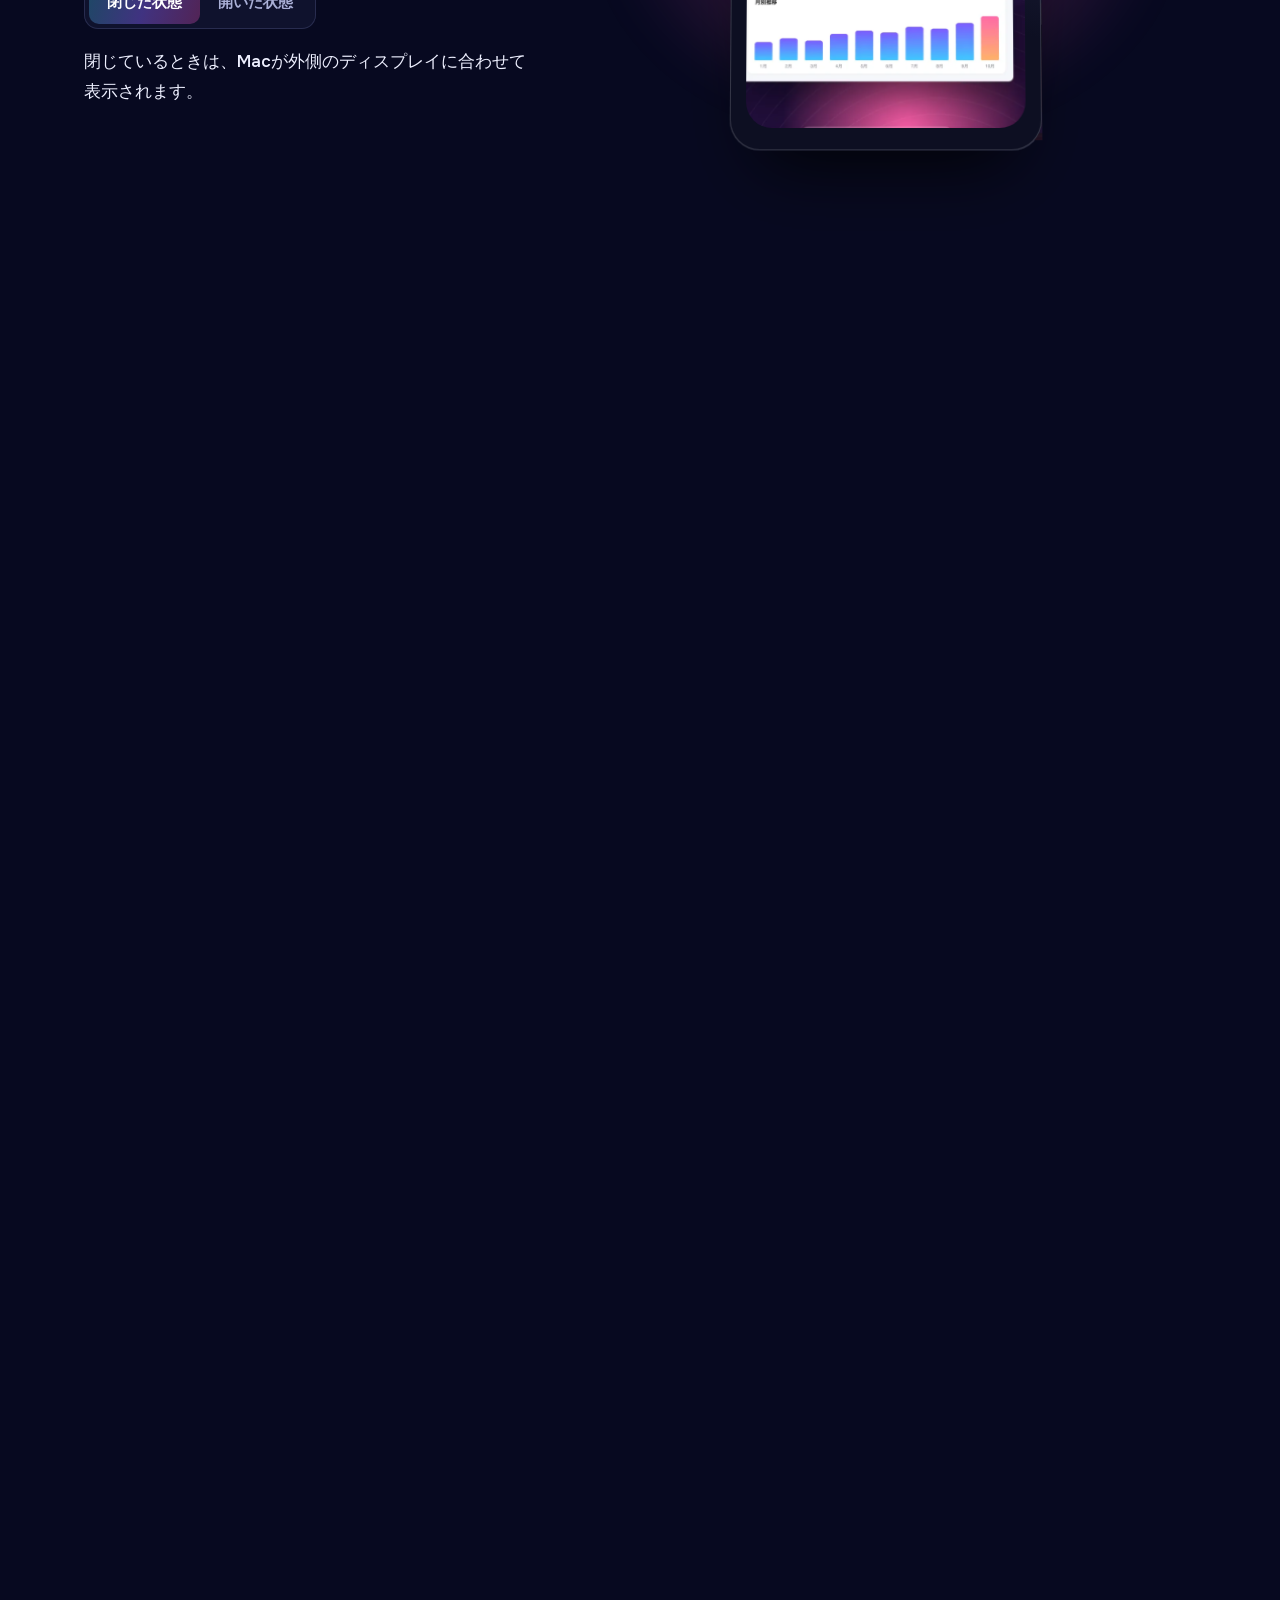
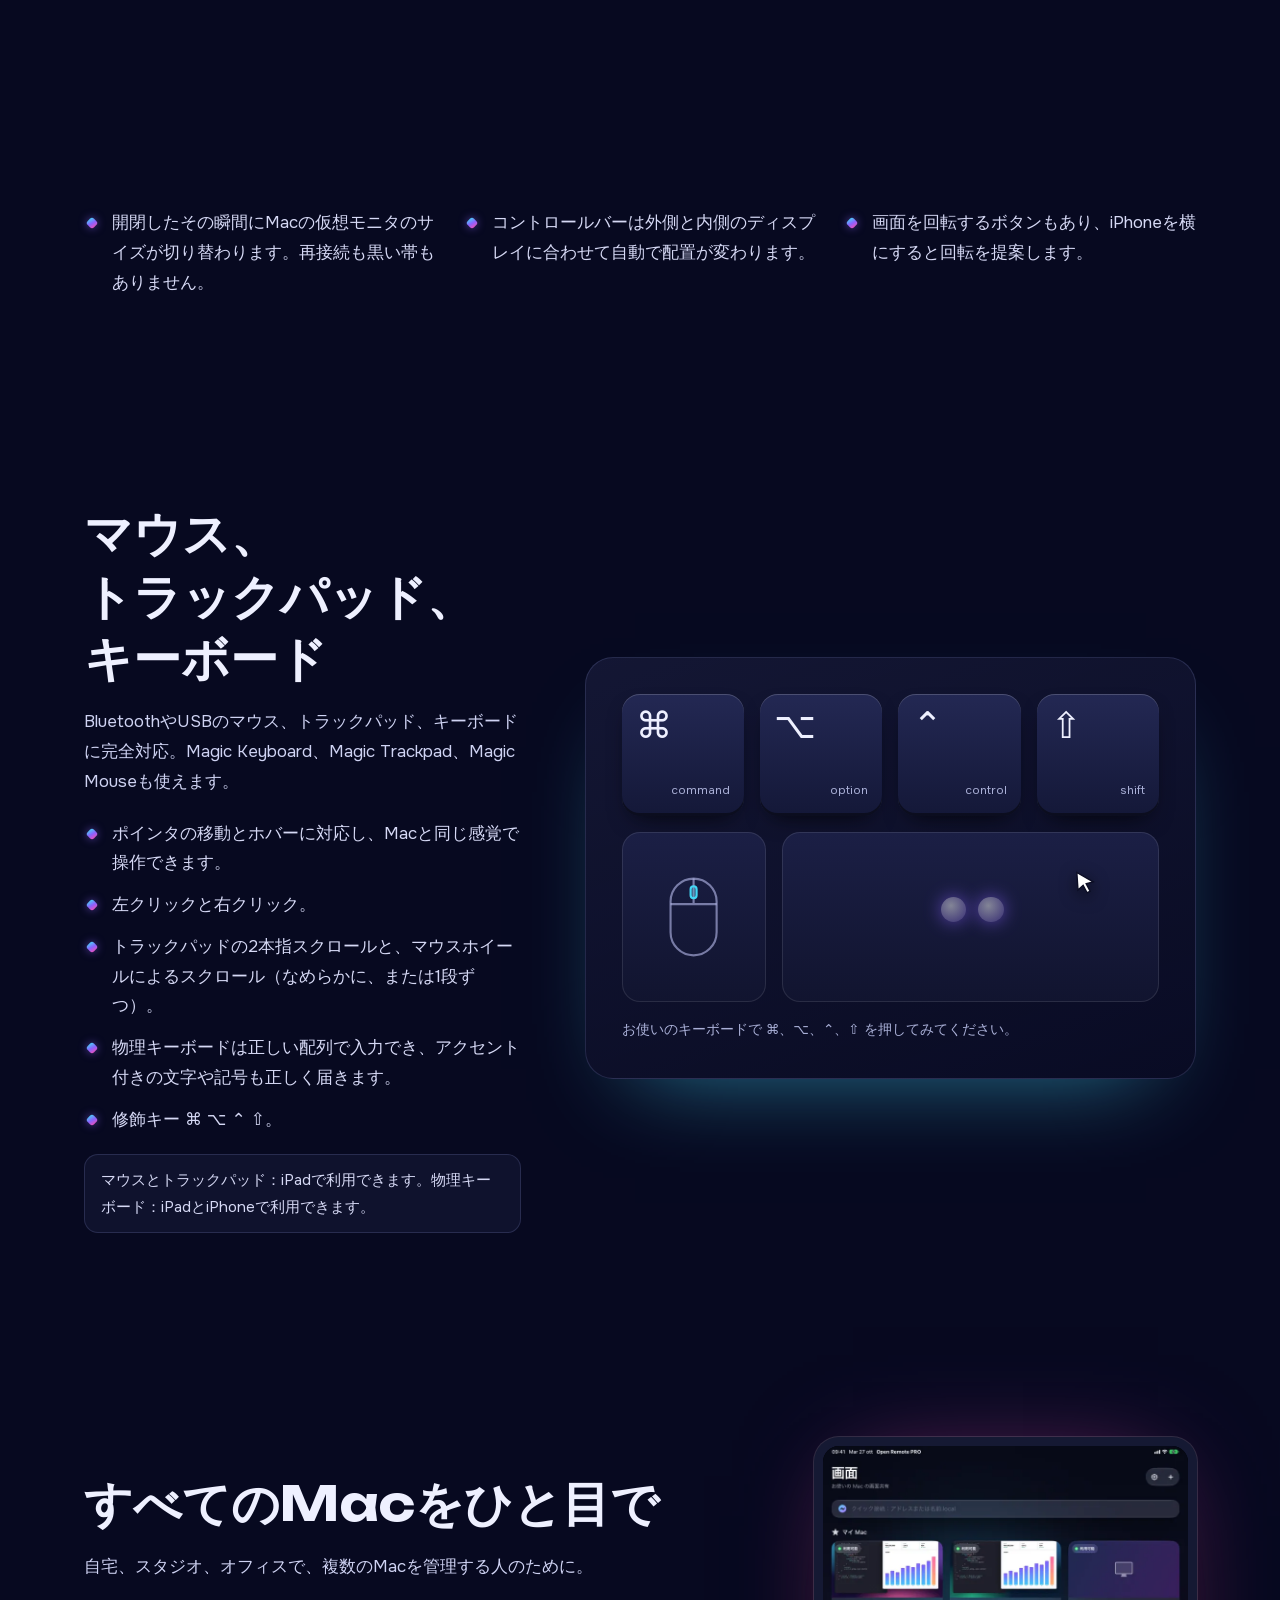
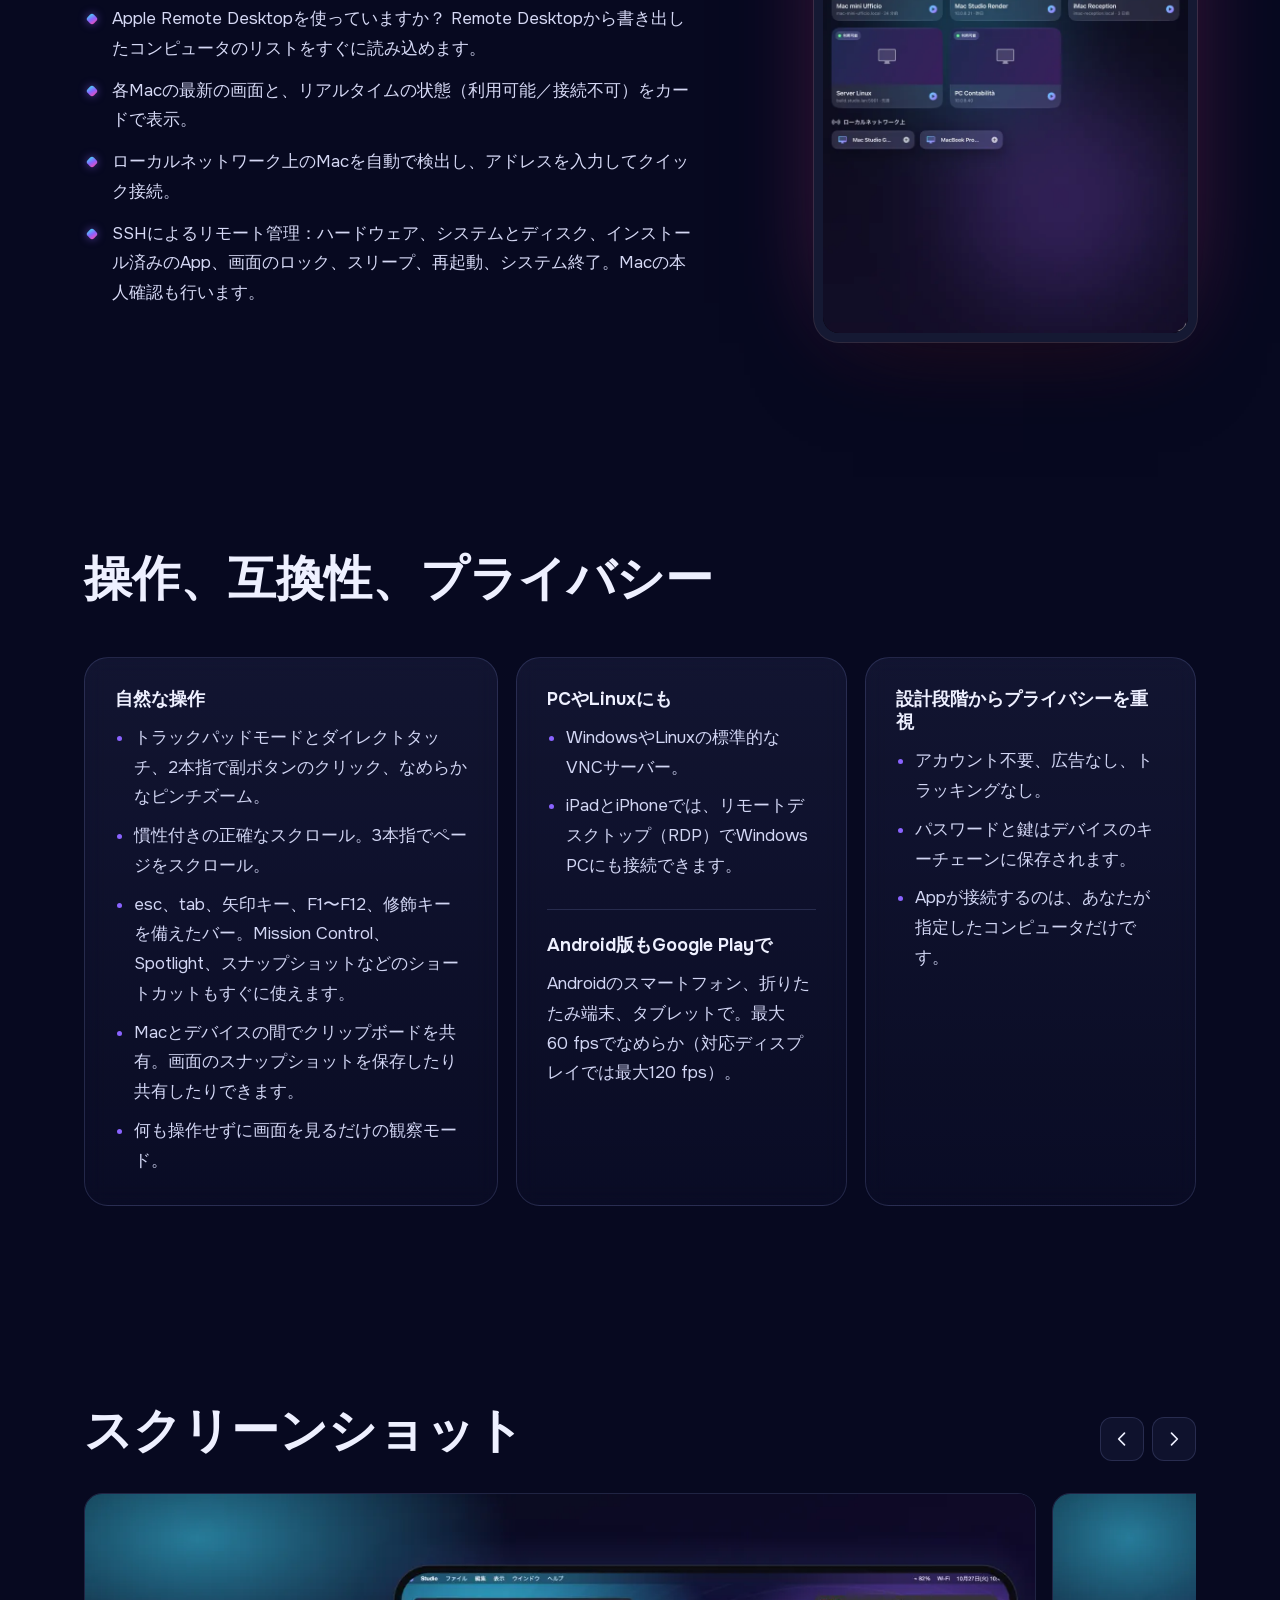
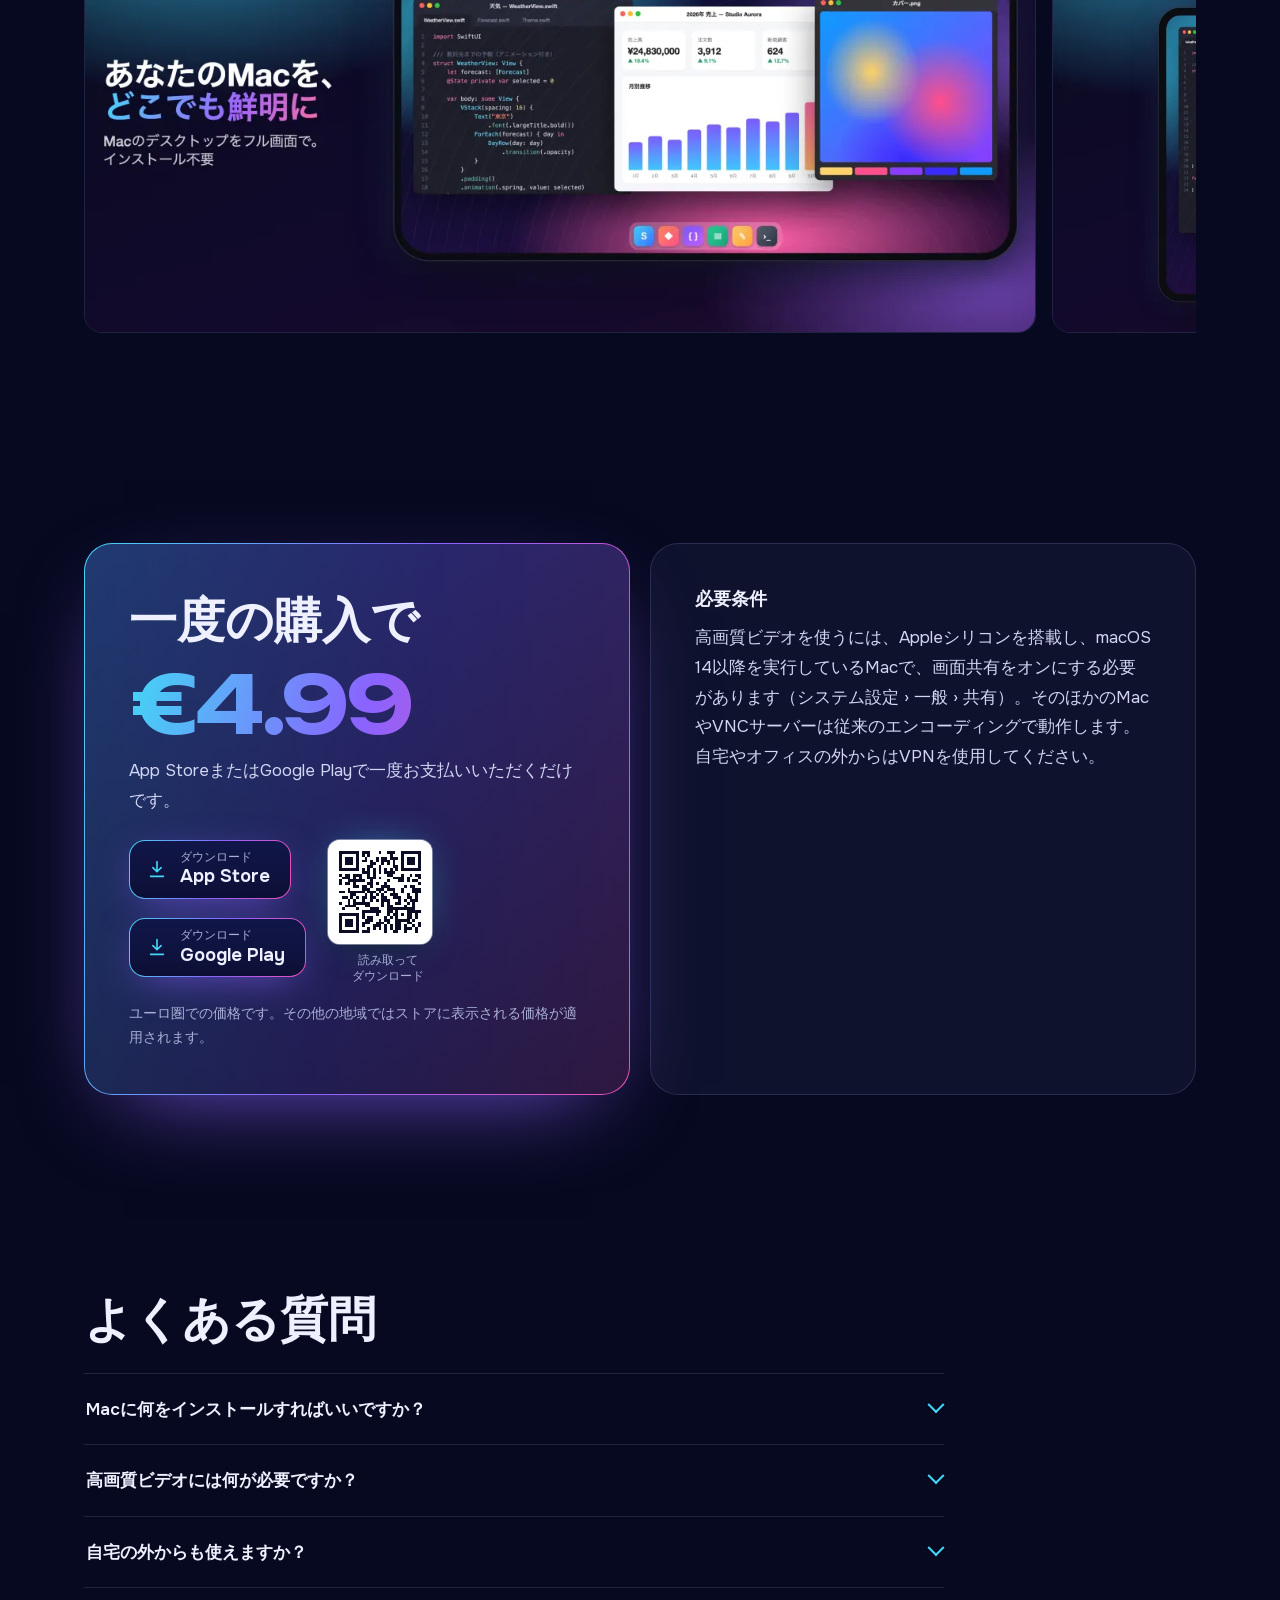
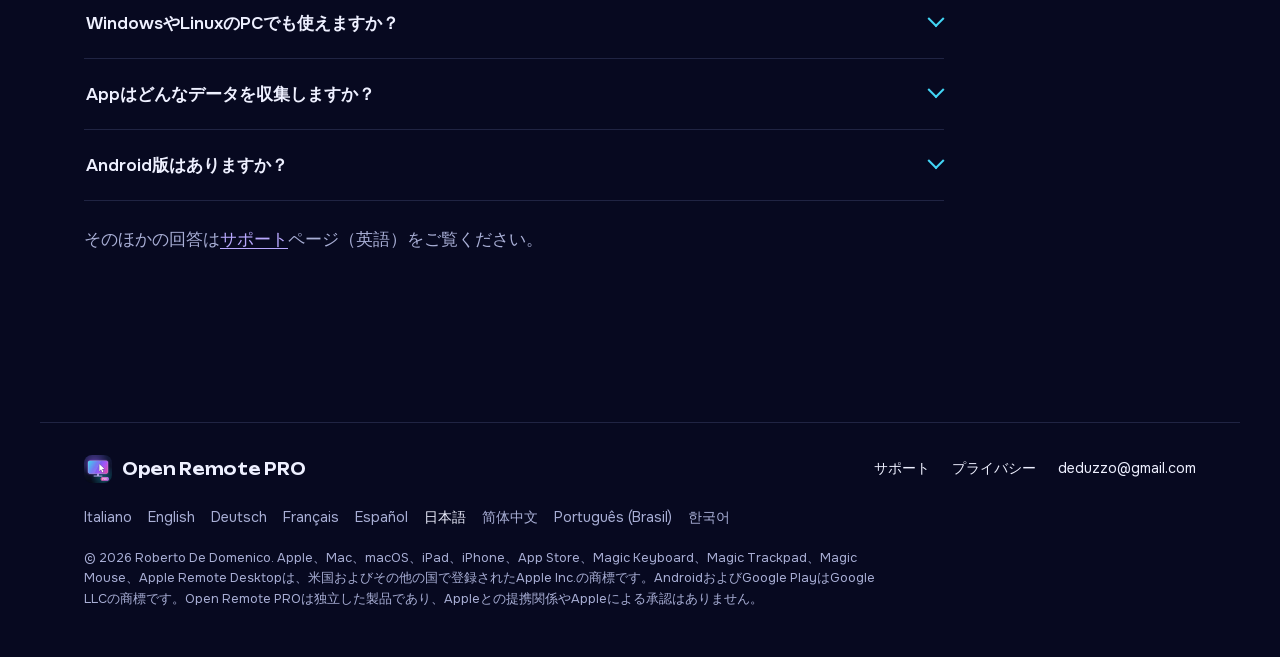
<file: ja/index.html>
<!doctype html>
<html lang="ja" dir="ltr">
<head>
<meta charset="utf-8">
<meta name="viewport" content="width=device-width,initial-scale=1,viewport-fit=cover">
<title>Open Remote PRO · あなたのMacを、どこでも鮮明に</title>
<meta name="description" content="iPhone、iPad、iPhone DuoであなたのMacを。最大60 fpsのフルカラーHEVC 4:4:4ビデオ、画面にぴったりの仮想ディスプレイ、SSHによるリモート管理。アカウント不要、データ収集なし。">
<meta name="theme-color" content="#070920">
<link rel="canonical" href="https://deduzzo.github.io/openremotepro/ja/">
<link rel="alternate" hreflang="it" href="https://deduzzo.github.io/openremotepro/">
<link rel="alternate" hreflang="en" href="https://deduzzo.github.io/openremotepro/en/">
<link rel="alternate" hreflang="de" href="https://deduzzo.github.io/openremotepro/de/">
<link rel="alternate" hreflang="fr" href="https://deduzzo.github.io/openremotepro/fr/">
<link rel="alternate" hreflang="es" href="https://deduzzo.github.io/openremotepro/es/">
<link rel="alternate" hreflang="ja" href="https://deduzzo.github.io/openremotepro/ja/">
<link rel="alternate" hreflang="zh-Hans" href="https://deduzzo.github.io/openremotepro/zh-hans/">
<link rel="alternate" hreflang="pt-BR" href="https://deduzzo.github.io/openremotepro/pt-br/">
<link rel="alternate" hreflang="ko" href="https://deduzzo.github.io/openremotepro/ko/">
<link rel="alternate" hreflang="x-default" href="https://deduzzo.github.io/openremotepro/en/">
<meta property="og:type" content="website">
<meta property="og:site_name" content="Open Remote PRO">
<meta property="og:title" content="Open Remote PRO · あなたのMacを、どこでも鮮明に">
<meta property="og:description" content="iPhone、iPad、iPhone DuoであなたのMacを。最大60 fpsのフルカラーHEVC 4:4:4ビデオ、画面にぴったりの仮想ディスプレイ、SSHによるリモート管理。アカウント不要、データ収集なし。">
<meta property="og:url" content="https://deduzzo.github.io/openremotepro/ja/">
<meta property="og:locale" content="ja_JP">
<meta property="og:image" content="https://deduzzo.github.io/openremotepro/img/ja/og.jpg">
<meta property="og:image:width" content="1024">
<meta property="og:image:height" content="500">
<meta name="twitter:card" content="summary_large_image">
<link rel="icon" type="image/png" href="../img/favicon.png">
<link rel="apple-touch-icon" href="../img/apple-touch-icon.png">
<link rel="preload" href="../fonts/unbounded.woff2" as="font" type="font/woff2" crossorigin>
<link rel="preload" href="../img/ja/hero.webp" as="image">
<link rel="stylesheet" href="../style.css">
<script>document.documentElement.classList.add('js')</script>
</head>
<body class="landing">
<a class="skip" href="#main">本文へ移動</a>

<header class="top">
  <a class="brand" href="./"><img src="../img/icon.webp" width="32" height="32" alt=""><span>Open Remote PRO</span></a>
  <nav class="top-nav" aria-label="セクション">
    <a href="#funzioni">機能</a>
    <a href="#duo">iPhone Duo</a>
    <a href="#prezzo">価格</a>
    <a href="#faq">よくある質問</a>
    <a class="nav-support" href="../en/support.html">サポート</a>
  </nav>
  <details class="lang">
    <summary aria-label="言語"><svg viewBox="0 0 24 24" width="18" height="18" aria-hidden="true"><path fill="none" stroke="currentColor" stroke-width="1.6" d="M12 21a9 9 0 1 0 0-18 9 9 0 0 0 0 18Zm0 0c2.5-2.4 3.8-5.4 3.8-9S14.5 5.4 12 3m0 18c-2.5-2.4-3.8-5.4-3.8-9S9.5 5.4 12 3M3.5 9h17M3.5 15h17"/></svg><span>JA</span></summary>
    <ul><li><a href="../" hreflang="it" lang="it">Italiano</a></li><li><a href="../en/" hreflang="en" lang="en">English</a></li><li><a href="../de/" hreflang="de" lang="de">Deutsch</a></li><li><a href="../fr/" hreflang="fr" lang="fr">Français</a></li><li><a href="../es/" hreflang="es" lang="es">Español</a></li><li><a href="../ja/" hreflang="ja" lang="ja" aria-current="page">日本語</a></li><li><a href="../zh-hans/" hreflang="zh-Hans" lang="zh-Hans">简体中文</a></li><li><a href="../pt-br/" hreflang="pt-BR" lang="pt-BR">Português (Brasil)</a></li><li><a href="../ko/" hreflang="ko" lang="ko">한국어</a></li></ul>
  </details>
  <a class="btn btn-small" href="https://apps.apple.com/app/id6828052464">入手</a>
</header>

<main id="main">

<section class="hero">
  <div class="hero-text">
    <h1>あなたのMacを、どこでも鮮明に</h1>
    <p class="hero-lead">フルカラーの映像と、画面にぴったりのディスプレイを、iPad、iPhone、iPhone Duoで。まるでMacの前に座っているように使えます。</p>
    <div class="cta-row">
      <a class="store store-apple" href="https://apps.apple.com/app/id6828052464">
        <svg viewBox="0 0 24 24" width="22" height="22" aria-hidden="true"><path fill="none" stroke="currentColor" stroke-width="1.8" stroke-linecap="round" d="M12 4v11m0 0-4.5-4.5M12 15l4.5-4.5M5 20h14"/></svg>
        <span><small>ダウンロード</small>App Store</span>
      </a>
      <a class="store store-play" href="https://play.google.com/store/apps/details?id=com.deduzzo.openremotepro">
        <svg viewBox="0 0 24 24" width="22" height="22" aria-hidden="true"><path fill="none" stroke="currentColor" stroke-width="1.8" stroke-linecap="round" d="M12 4v11m0 0-4.5-4.5M12 15l4.5-4.5M5 20h14"/></svg>
        <span><small>ダウンロード</small>Google Play</span>
      </a>
      <figure class="qr"><img src="../img/qr-appstore.svg" width="37" height="37" alt="App StoreからOpen Remote PROをダウンロードするためのQRコード"><figcaption>読み取ってダウンロード</figcaption></figure>
    </div>
    <p class="hero-price">€4.99の買い切り。アカウント不要、広告なし。</p>
  </div>
  <div class="hero-visual" aria-hidden="false">
    <div class="glow"></div>
    <figure class="phone-land">
      <div class="phone-screen"><img src="../img/ja/hero.webp" width="1800" height="828" alt="横向きのiPhoneに表示したデモ用Macのデスクトップ。Open Remote PROのコントロールバーと60 fpsの表示" fetchpriority="high"></div>
    </figure>
    <ul class="chips" aria-label="概要">
      <li class="chip c1">60 fps</li>
      <li class="chip c2">HEVC 4:4:4</li>
      <li class="chip c3">Retina</li>
    </ul>
  </div>
</section>

<section class="plain" aria-labelledby="t-plain">
  <h2 id="t-plain" class="visually-hidden">しくみ</h2>
  <p class="plain-text">Open Remote PROは、macOSに組み込まれた画面共有に接続します。Apple Remote Desktopと同じ仕組みです。</p>
  <ul class="plain-list">
    <li><svg viewBox="0 0 24 24" aria-hidden="true"><path d="M5 12.5 10 17l9-10"/></svg>Macへのインストールは不要</li>
    <li><svg viewBox="0 0 24 24" aria-hidden="true"><path d="M5 12.5 10 17l9-10"/></svg>アカウントも不要</li>
    <li><svg viewBox="0 0 24 24" aria-hidden="true"><path d="M5 12.5 10 17l9-10"/></svg>データが外部のサーバーを経由しません</li>
  </ul>
</section>

<section id="funzioni" class="feature feature-video">
  <div class="feature-text">
    <h2>フルカラーで、60 fpsのなめらかさ</h2>
    <p>フルカラーのHEVC 4:4:4ビデオをハードウェアでデコード。文字はMacの画面と同じくらい鮮明で、グラデーションや写真にもにじみが出ません。スクロールも、ウインドウのドラッグも、ビデオの再生も、最大60 fps、低遅延でなめらかです。</p>
    <p class="note">Macがビデオモードに対応していない場合は、自動的に従来のVNCエンコーディングに切り替わります。</p>
  </div>
  <figure class="lens-figure reveal" data-lens>
    <div class="frame-flat"><img src="../img/ja/duo-open.webp" width="1600" height="1126" alt="開いたiPhone Duoに表示したデモ用Macのデスクトップ。コードとグラフ" loading="lazy"></div>
    <div class="lens" aria-hidden="true"></div>
    <figcaption>画像をタップするか、ポインタを重ねてください。ルーペが文字を元の解像度で表示します。</figcaption>
  </figure>
</section>

<section class="feature feature-fit">
  <div class="feature-text">
    <h2>画面があなたに合わせる</h2>
    <p>Macがあなたの画面とまったく同じサイズのRetina仮想モニタを作成します。黒い帯も、小さすぎる文字もありません。デバイスを回転しても、Split Viewやステージマネージャを使っても、iPhone Duoを開いても、モニタのサイズが自動で変わります。</p>
    <ul class="ticks"><li>キーボードを表示しているときは、2本指でスワイプして隠れた部分を見るか、Macの画面を見えている範囲に縮小するかを選べます。</li><li>iPhoneでは、画面の向きのロックがオンでもボタンひとつで画面を回転できます。</li><li>複数のディスプレイを使うMacでは、タップで切り替えたり、すべてをまとめて表示したりできます。</li></ul>
  </div>
  <div class="trio reveal">
    <figure class="dev dev-tablet"><div class="dev-screen"><img src="../img/ja/ipad-port.webp" width="720" height="960" alt="縦向きのiPadに表示したデモ用Macのデスクトップ。ウインドウが縦に並んでいる" loading="lazy"></div><figcaption>縦向きのiPad</figcaption></figure>
    <figure class="dev dev-phone"><div class="dev-screen"><img src="../img/ja/phone-port.webp" width="480" height="1043" alt="縦向きのiPhoneに表示したデモ用Macのデスクトップ" loading="lazy"></div><figcaption>縦向きのiPhone</figcaption></figure>
    <figure class="dev dev-android"><div class="dev-screen"><img src="../img/ja/android.webp" width="1100" height="495" alt="横向きのAndroidスマートフォンに表示したデモ用Macのデスクトップ" loading="lazy"></div><figcaption>横向きのAndroid</figcaption></figure>
  </div>
</section>

<section id="duo" class="duo" data-duo>
  <div class="duo-track">
    <div class="duo-stage">
      <div class="duo-text">
        <h2>iPhone Duoに最適化</h2>
        <p class="duo-lead">iPhoneを開けばMacの画面も一緒に広がり、閉じれば外側のディスプレイにぴったり合わせます。</p>
        <div class="duo-switch" role="group" aria-label="iPhone Duo">
          <button type="button" data-duo-set="0" aria-pressed="false">閉じた状態</button>
          <button type="button" data-duo-set="1" aria-pressed="true">開いた状態</button>
        </div>
        <p class="duo-state">
          <span class="s-closed">閉じているときは、Macが外側のディスプレイに合わせて表示されます。</span>
          <span class="s-open">開くと、ノートパソコンのような広さの7.6インチのデスクトップになります。</span>
        </p>
      </div>
      <div class="duo-visual">
        <div class="duo-device" style="--p:1">
          <div class="duo-half duo-left"><div class="duo-scr" style="background-image:url(../img/ja/duo-open.webp)"></div></div>
          <div class="duo-flap">
            <div class="duo-face duo-front"><div class="duo-scr" style="background-image:url(../img/ja/duo-open.webp)"></div></div>
            <div class="duo-face duo-back"><div class="duo-outer"><img src="../img/ja/duo-closed.webp" width="700" height="1018" alt="閉じたiPhone Duoの外側のディスプレイに表示したデモ用Mac" loading="lazy"></div></div>
          </div>
          <span class="duo-hinge" aria-hidden="true"></span>
        </div>
        <img class="visually-hidden" src="../img/ja/duo-open.webp" alt="開いたiPhone Duoの内側のディスプレイに表示したデモ用Mac" loading="lazy">
      </div>
    </div>
  </div>
  <ul class="ticks duo-ticks"><li>開閉したその瞬間にMacの仮想モニタのサイズが切り替わります。再接続も黒い帯もありません。</li><li>コントロールバーは外側と内側のディスプレイに合わせて自動で配置が変わります。</li><li>画面を回転するボタンもあり、iPhoneを横にすると回転を提案します。</li></ul>
</section>

<section id="input" class="feature feature-input">
  <div class="feature-text">
    <h2>マウス、トラックパッド、キーボード</h2>
    <p>BluetoothやUSBのマウス、トラックパッド、キーボードに完全対応。Magic Keyboard、Magic Trackpad、Magic Mouseも使えます。</p>
    <ul class="ticks"><li>ポインタの移動とホバーに対応し、Macと同じ感覚で操作できます。</li><li>左クリックと右クリック。</li><li>トラックパッドの2本指スクロールと、マウスホイールによるスクロール（なめらかに、または1段ずつ）。</li><li>物理キーボードは正しい配列で入力でき、アクセント付きの文字や記号も正しく届きます。</li><li>修飾キー ⌘ ⌥ ⌃ ⇧。</li></ul>
    <p class="note">マウスとトラックパッド：iPadで利用できます。物理キーボード：iPadとiPhoneで利用できます。</p>
  </div>
  <div class="input-visual reveal">
    <div class="keys" aria-hidden="true">
      <span class="key" data-key="Meta"><b>⌘</b><i>command</i></span>
      <span class="key" data-key="Alt"><b>⌥</b><i>option</i></span>
      <span class="key" data-key="Control"><b>⌃</b><i>control</i></span>
      <span class="key" data-key="Shift"><b>⇧</b><i>shift</i></span>
    </div>
    <div class="pads" aria-hidden="true">
      <div class="pad pad-mouse"><svg viewBox="0 0 60 96"><rect x="3" y="3" width="54" height="90" rx="27"/><path d="M30 3v30M3 33h54"/><rect class="wheel" x="26.5" y="12" width="7" height="14" rx="3.5"/></svg></div>
      <div class="pad pad-track"><span class="finger"></span><span class="finger"></span><svg class="cursor" viewBox="0 0 24 24"><path d="M5 3l14 8-6 1.6 3.4 6.4-2.6 1.4-3.4-6.4L6 18z"/></svg></div>
    </div>
    <p class="key-hint">お使いのキーボードで ⌘、⌥、⌃、⇧ を押してみてください。</p>
  </div>
</section>

<section class="feature feature-manage">
  <div class="feature-text">
    <h2>すべてのMacをひと目で</h2>
    <p>自宅、スタジオ、オフィスで、複数のMacを管理する人のために。</p>
    <ul class="ticks"><li>Apple Remote Desktopを使っていますか？ Remote Desktopから書き出したコンピュータのリストをすぐに読み込めます。</li><li>各Macの最新の画面と、リアルタイムの状態（利用可能／接続不可）をカードで表示。</li><li>ローカルネットワーク上のMacを自動で検出し、アドレスを入力してクイック接続。</li><li>SSHによるリモート管理：ハードウェア、システムとディスク、インストール済みのApp、画面のロック、スリープ、再起動、システム終了。Macの本人確認も行います。</li></ul>
  </div>
  <figure class="dev dev-tablet dev-big reveal"><div class="dev-screen"><img src="../img/ja/home.webp" width="760" height="1013" alt="iPadのAppに表示したMacのリスト。各画面のプレビューと「利用可能」の状態" loading="lazy"></div></figure>
</section>

<section class="grid-more" aria-labelledby="t-more">
  <h2 id="t-more">操作、互換性、プライバシー</h2>
  <div class="more-cols">
    <div class="more">
      <h3>自然な操作</h3>
      <ul><li>トラックパッドモードとダイレクトタッチ、2本指で副ボタンのクリック、なめらかなピンチズーム。</li><li>慣性付きの正確なスクロール。3本指でページをスクロール。</li><li>esc、tab、矢印キー、F1〜F12、修飾キーを備えたバー。Mission Control、Spotlight、スナップショットなどのショートカットもすぐに使えます。</li><li>Macとデバイスの間でクリップボードを共有。画面のスナップショットを保存したり共有したりできます。</li><li>何も操作せずに画面を見るだけの観察モード。</li></ul>
    </div>
    <div class="more">
      <h3>PCやLinuxにも</h3>
      <ul><li>WindowsやLinuxの標準的なVNCサーバー。</li><li>iPadとiPhoneでは、リモートデスクトップ（RDP）でWindows PCにも接続できます。</li></ul>
      <h3>Android版もGoogle Playで</h3>
      <p>Androidのスマートフォン、折りたたみ端末、タブレットで。最大60 fpsでなめらか（対応ディスプレイでは最大120 fps）。</p>
    </div>
    <div class="more">
      <h3>設計段階からプライバシーを重視</h3>
      <ul><li>アカウント不要、広告なし、トラッキングなし。</li><li>パスワードと鍵はデバイスのキーチェーンに保存されます。</li><li>Appが接続するのは、あなたが指定したコンピュータだけです。</li></ul>
    </div>
  </div>
</section>

<section class="gallery" aria-labelledby="t-gal">
  <div class="gallery-head">
    <h2 id="t-gal">スクリーンショット</h2>
    <div class="gallery-nav">
      <button type="button" data-gal="-1" aria-label="前の画像"><svg viewBox="0 0 24 24" aria-hidden="true"><path d="M15 5l-7 7 7 7"/></svg></button>
      <button type="button" data-gal="1" aria-label="次の画像"><svg viewBox="0 0 24 24" aria-hidden="true"><path d="M9 5l7 7-7 7"/></svg></button>
    </div>
  </div>
  <ul class="gallery-track" tabindex="0" aria-label="スクリーンショット">
    <li class="g-land"><img src="../img/ja/g1.webp" width="1200" height="552" alt="あなたのMacを、どこでも鮮明に：iPhoneでMacのデスクトップをフル画面表示" loading="lazy"></li>
    <li class="g-wide"><img src="../img/ja/g2.webp" width="1100" height="774" alt="iPhone Duoに最適化：閉じても開いても、Macの画面がぴったり" loading="lazy"></li>
    <li class="g-port"><img src="../img/ja/g3.webp" width="700" height="933" alt="すべてのMacをひと目で：各画面のプレビューとリアルタイムの状態" loading="lazy"></li>
    <li class="g-land"><img src="../img/ja/g4.webp" width="1200" height="552" alt="60 fpsでなめらか：フルカラーのHEVC 4:4:4ビデオをハードウェアでデコード" loading="lazy"></li>
    <li class="g-port"><img src="../img/ja/g5.webp" width="700" height="933" alt="思いどおりの操作：トラックパッドモードやダイレクトタッチ、正しい配列のキーボード" loading="lazy"></li>
    <li class="g-land"><img src="../img/ja/g6.webp" width="1200" height="675" alt="AndroidスマートフォンでMacのデスクトップを表示" loading="lazy"></li>
  </ul>
</section>

<section id="prezzo" class="price" aria-labelledby="t-price">
  <div class="price-card">
    <h2 id="t-price">一度の購入で</h2>
    <p class="price-tag">€4.99</p>
    <p class="price-sub">App StoreまたはGoogle Playで一度お支払いいただくだけです。</p>
    <div class="price-get">
    <a class="store store-apple" href="https://apps.apple.com/app/id6828052464">
      <svg viewBox="0 0 24 24" width="22" height="22" aria-hidden="true"><path fill="none" stroke="currentColor" stroke-width="1.8" stroke-linecap="round" d="M12 4v11m0 0-4.5-4.5M12 15l4.5-4.5M5 20h14"/></svg>
      <span><small>ダウンロード</small>App Store</span>
    </a>
    <figure class="qr"><img src="../img/qr-appstore.svg" width="37" height="37" alt="App StoreからOpen Remote PROをダウンロードするためのQRコード"><figcaption>読み取ってダウンロード</figcaption></figure>
    <a class="store store-play" href="https://play.google.com/store/apps/details?id=com.deduzzo.openremotepro">
      <svg viewBox="0 0 24 24" width="22" height="22" aria-hidden="true"><path fill="none" stroke="currentColor" stroke-width="1.8" stroke-linecap="round" d="M12 4v11m0 0-4.5-4.5M12 15l4.5-4.5M5 20h14"/></svg>
      <span><small>ダウンロード</small>Google Play</span>
    </a>
    </div>
    <p class="note">ユーロ圏での価格です。その他の地域ではストアに表示される価格が適用されます。</p>
  </div>
  <div class="req">
    <h3>必要条件</h3>
    <p>高画質ビデオを使うには、Appleシリコンを搭載し、macOS 14以降を実行しているMacで、画面共有をオンにする必要があります（システム設定 › 一般 › 共有）。そのほかのMacやVNCサーバーは従来のエンコーディングで動作します。自宅やオフィスの外からはVPNを使用してください。</p>
  </div>
</section>

<section id="faq" class="faq" aria-labelledby="t-faq">
  <h2 id="t-faq">よくある質問</h2>
  <details><summary>Macに何をインストールすればいいですか？</summary><div class="faq-a"><p>何も必要ありません。Macで「システム設定 › 一般 › 共有」を開き、画面共有をオンにします。あとはAppでMacを追加し（同じネットワーク上にあれば、すでにリストに表示されます）、そのMacのユーザ名とパスワードでログインします。</p></div></details>
<details><summary>高画質ビデオには何が必要ですか？</summary><div class="faq-a"><p>Appleシリコンを搭載し、macOS 14以降を実行しているMacが必要です。そのほかのMacやVNCサーバーは従来のエンコーディングで動作します。</p></div></details>
<details><summary>自宅の外からも使えますか？</summary><div class="faq-a"><p>はい。MacのネットワークへのVPNを使用してください。画面共有をインターネットに直接公開しないでください。</p></div></details>
<details><summary>WindowsやLinuxのPCでも使えますか？</summary><div class="faq-a"><p>はい。WindowsやLinuxの標準的なVNCサーバーに接続できます。iPadとiPhoneでは、リモートデスクトップ（RDP）でWindows PCにも接続できます。</p></div></details>
<details><summary>Appはどんなデータを収集しますか？</summary><div class="faq-a"><p>何も収集しません。アカウント、広告、トラッキングはありません。コンピュータのリスト、パスワード、鍵はデバイスに保存され、Appが接続するのはあなたが指定したコンピュータだけです。</p></div></details>
<details><summary>Android版はありますか？</summary><div class="faq-a"><p>はい、Google Playで公開中です。スマートフォン、折りたたみ端末、タブレットに対応します。</p></div></details>
  <p class="faq-more">そのほかの回答は<a href="../en/support.html">サポート</a>ページ（英語）をご覧ください。</p>
</section>

</main>

<footer class="foot">
  <div class="foot-row">
    <a class="brand" href="./"><img src="../img/icon.webp" width="28" height="28" alt=""><span>Open Remote PRO</span></a>
    <nav aria-label="情報">
      <a href="../en/support.html">サポート</a>
      <a href="../en/privacy.html">プライバシー</a>
      <a href="mailto:deduzzo@gmail.com">deduzzo@gmail.com</a>
    </nav>
  </div>
  <p class="langs-inline"><a href="../" hreflang="it" lang="it">Italiano</a> <a href="../en/" hreflang="en" lang="en">English</a> <a href="../de/" hreflang="de" lang="de">Deutsch</a> <a href="../fr/" hreflang="fr" lang="fr">Français</a> <a href="../es/" hreflang="es" lang="es">Español</a> <a href="../ja/" hreflang="ja" lang="ja" aria-current="page">日本語</a> <a href="../zh-hans/" hreflang="zh-Hans" lang="zh-Hans">简体中文</a> <a href="../pt-br/" hreflang="pt-BR" lang="pt-BR">Português (Brasil)</a> <a href="../ko/" hreflang="ko" lang="ko">한국어</a></p>
  <p class="legal">© 2026 Roberto De Domenico. Apple、Mac、macOS、iPad、iPhone、App Store、Magic Keyboard、Magic Trackpad、Magic Mouse、Apple Remote Desktopは、米国およびその他の国で登録されたApple Inc.の商標です。AndroidおよびGoogle PlayはGoogle LLCの商標です。Open Remote PROは独立した製品であり、Appleとの提携関係やAppleによる承認はありません。</p>
</footer>
<script src="../main.js" defer></script>
</body>
</html>
</file>
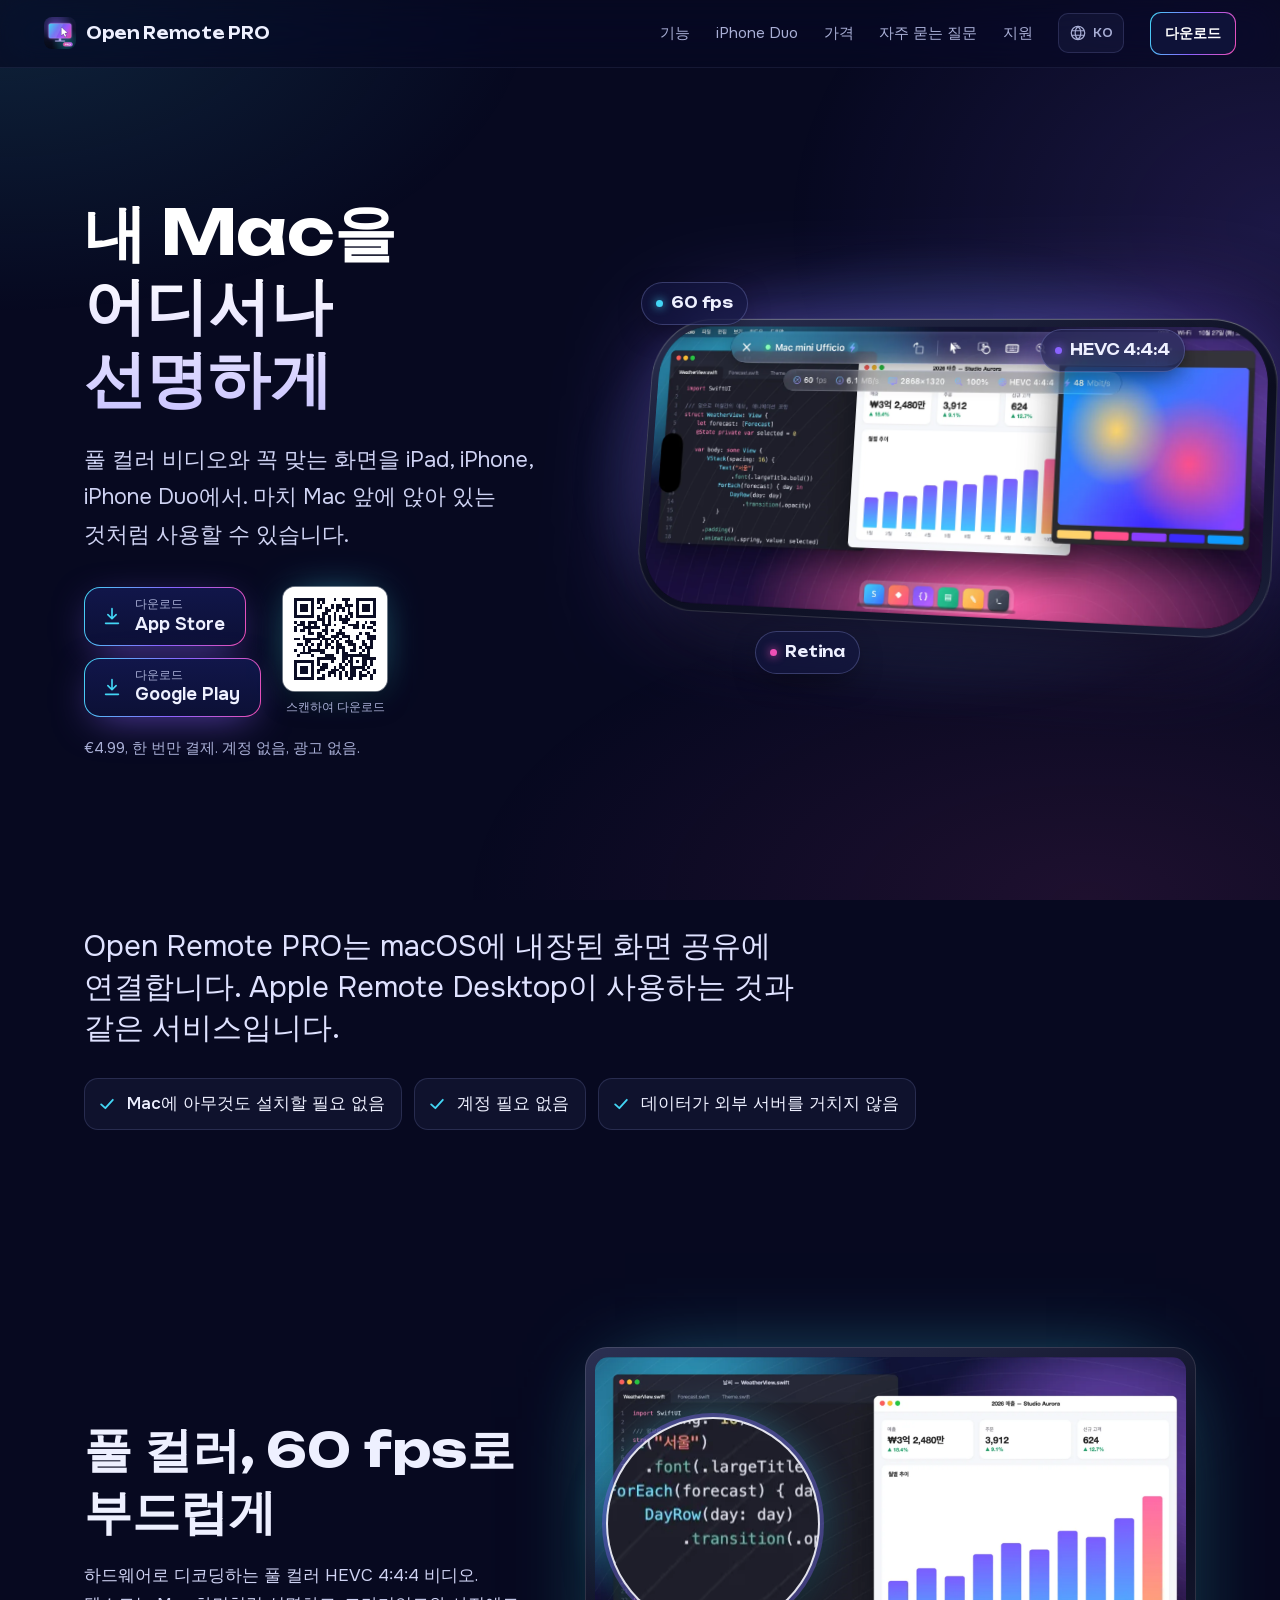
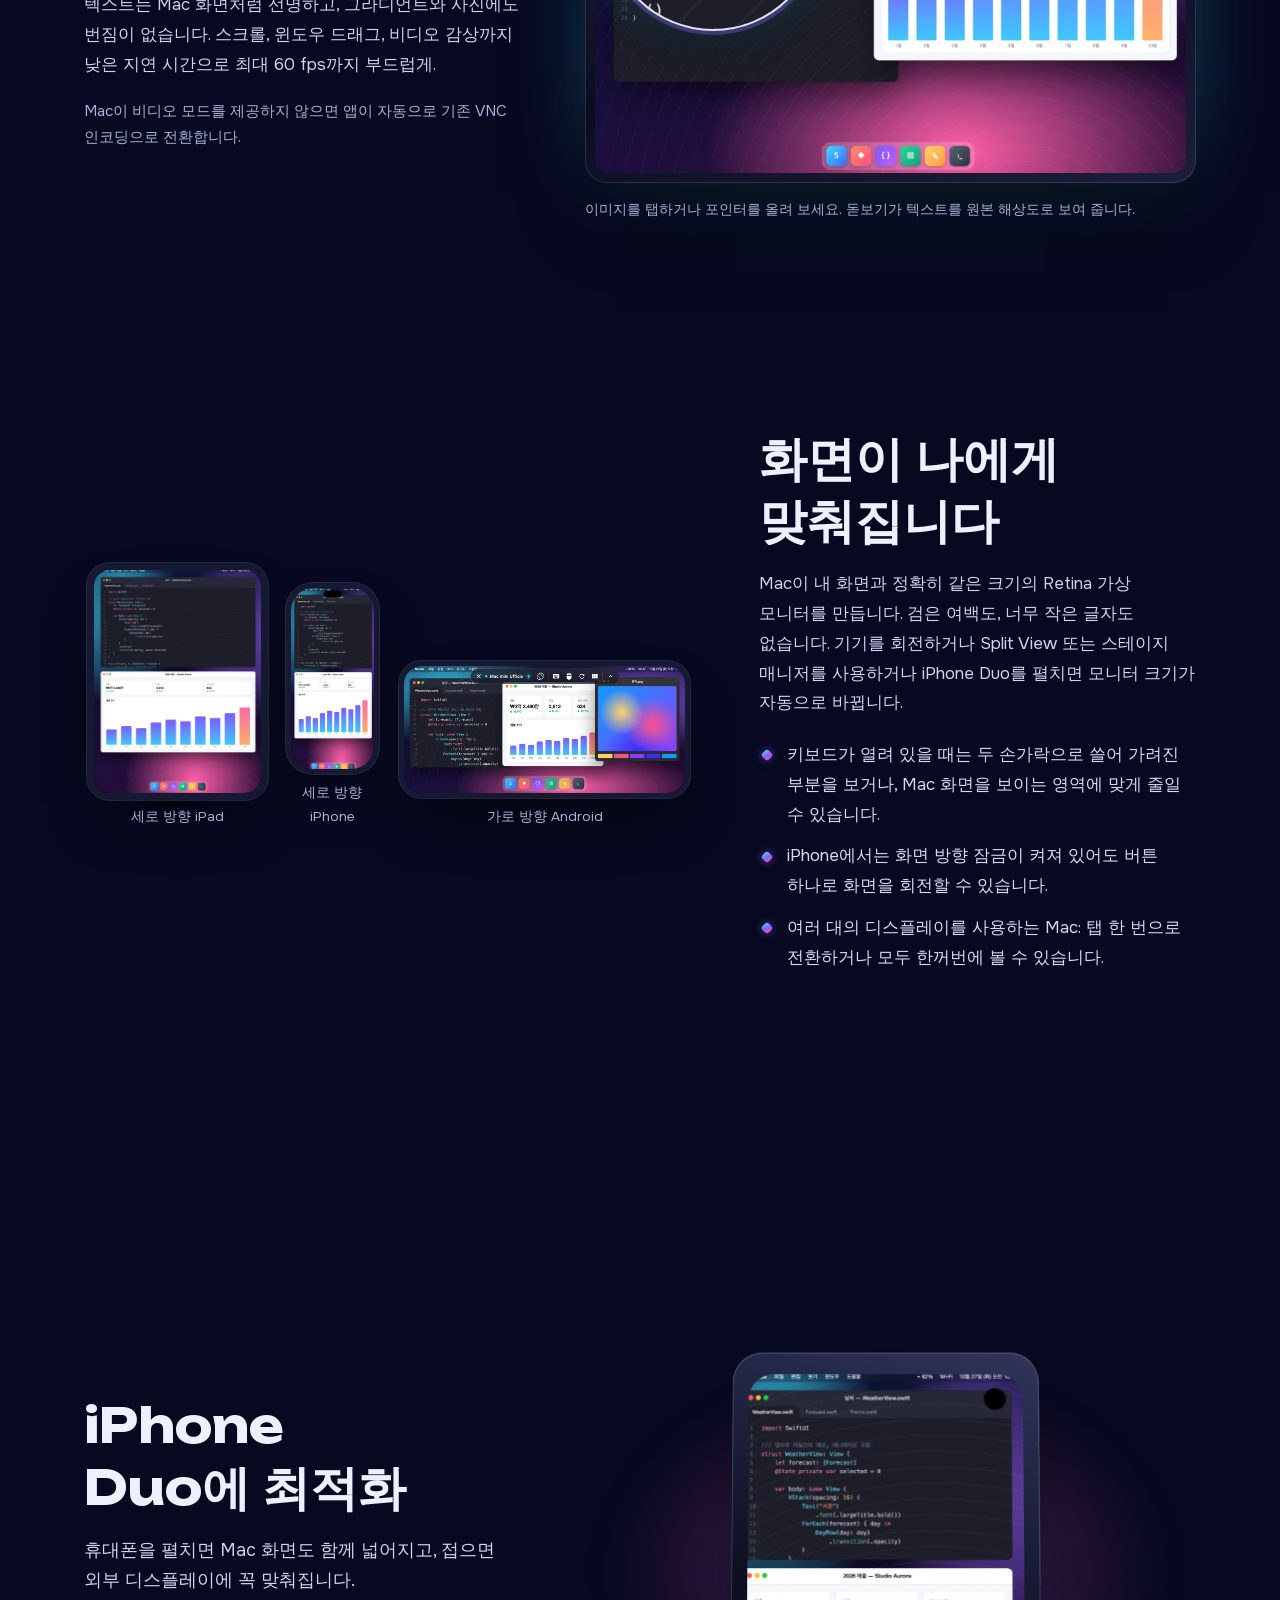
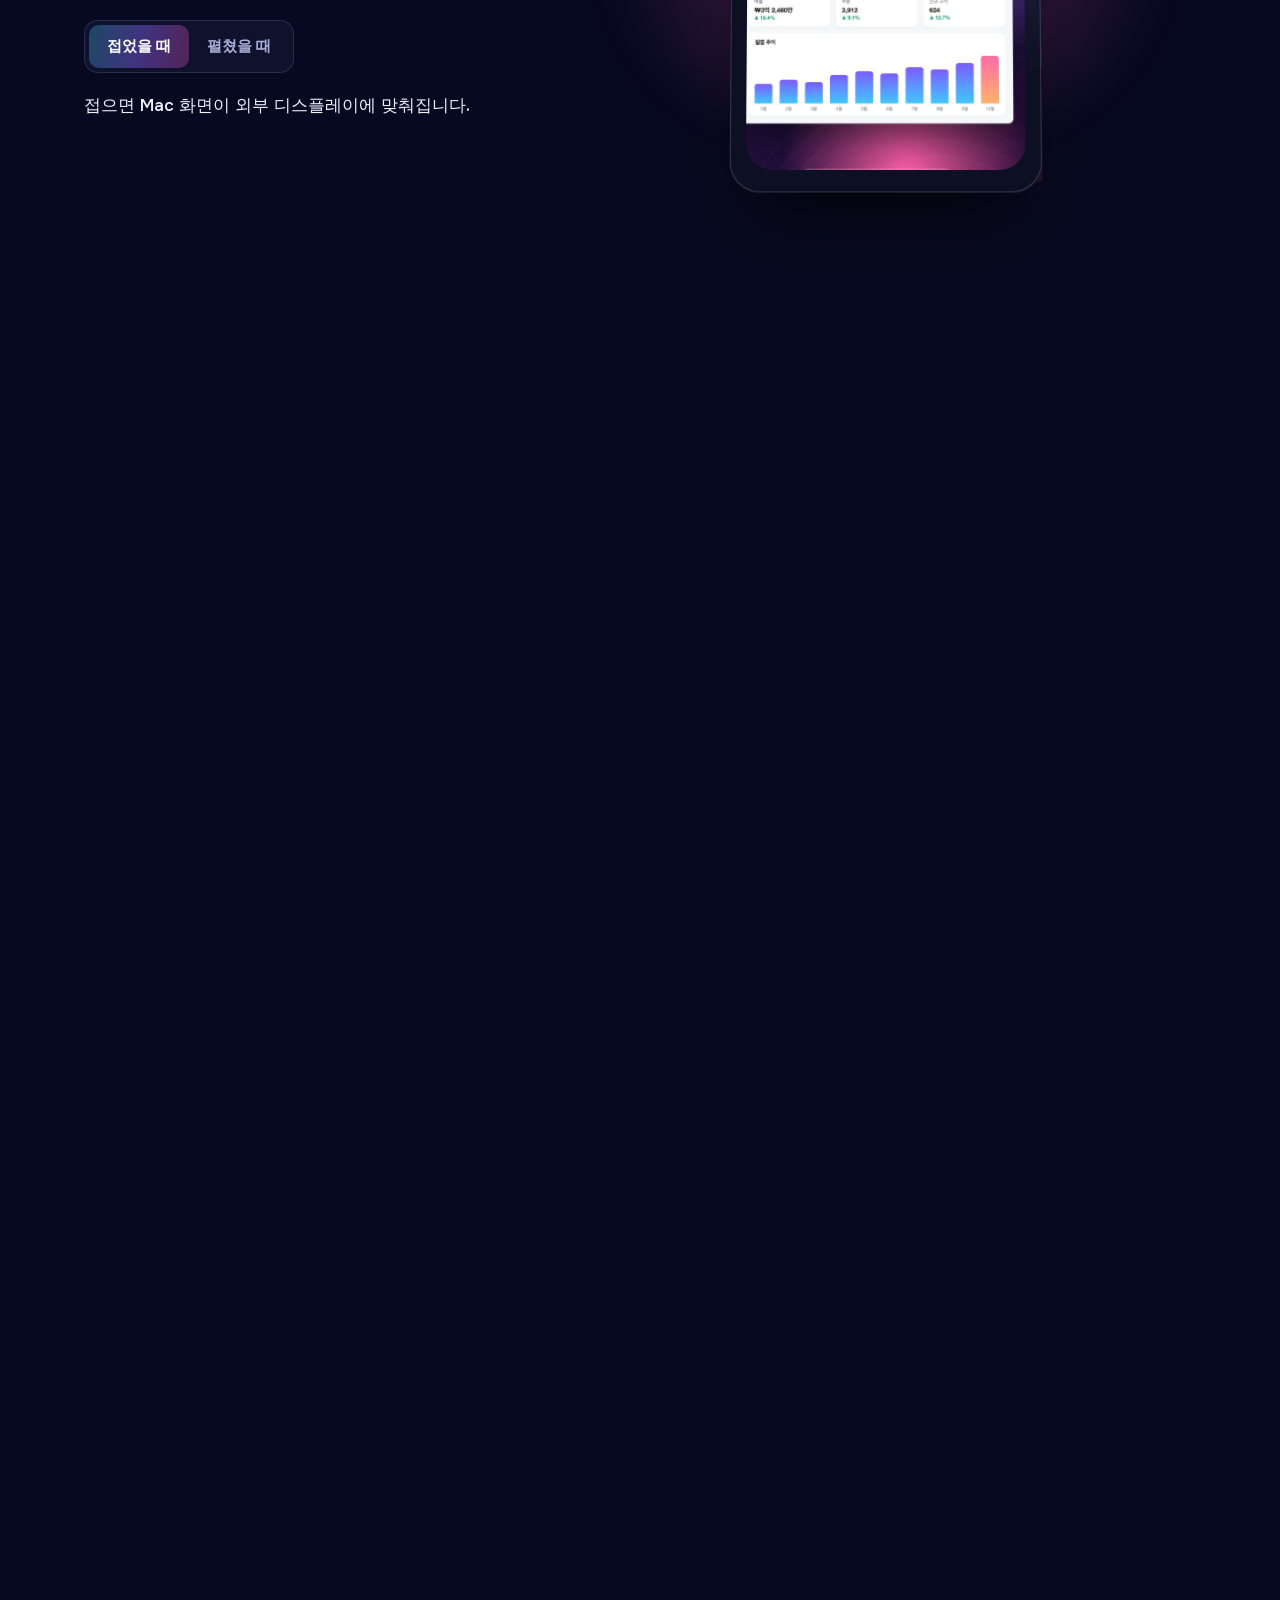
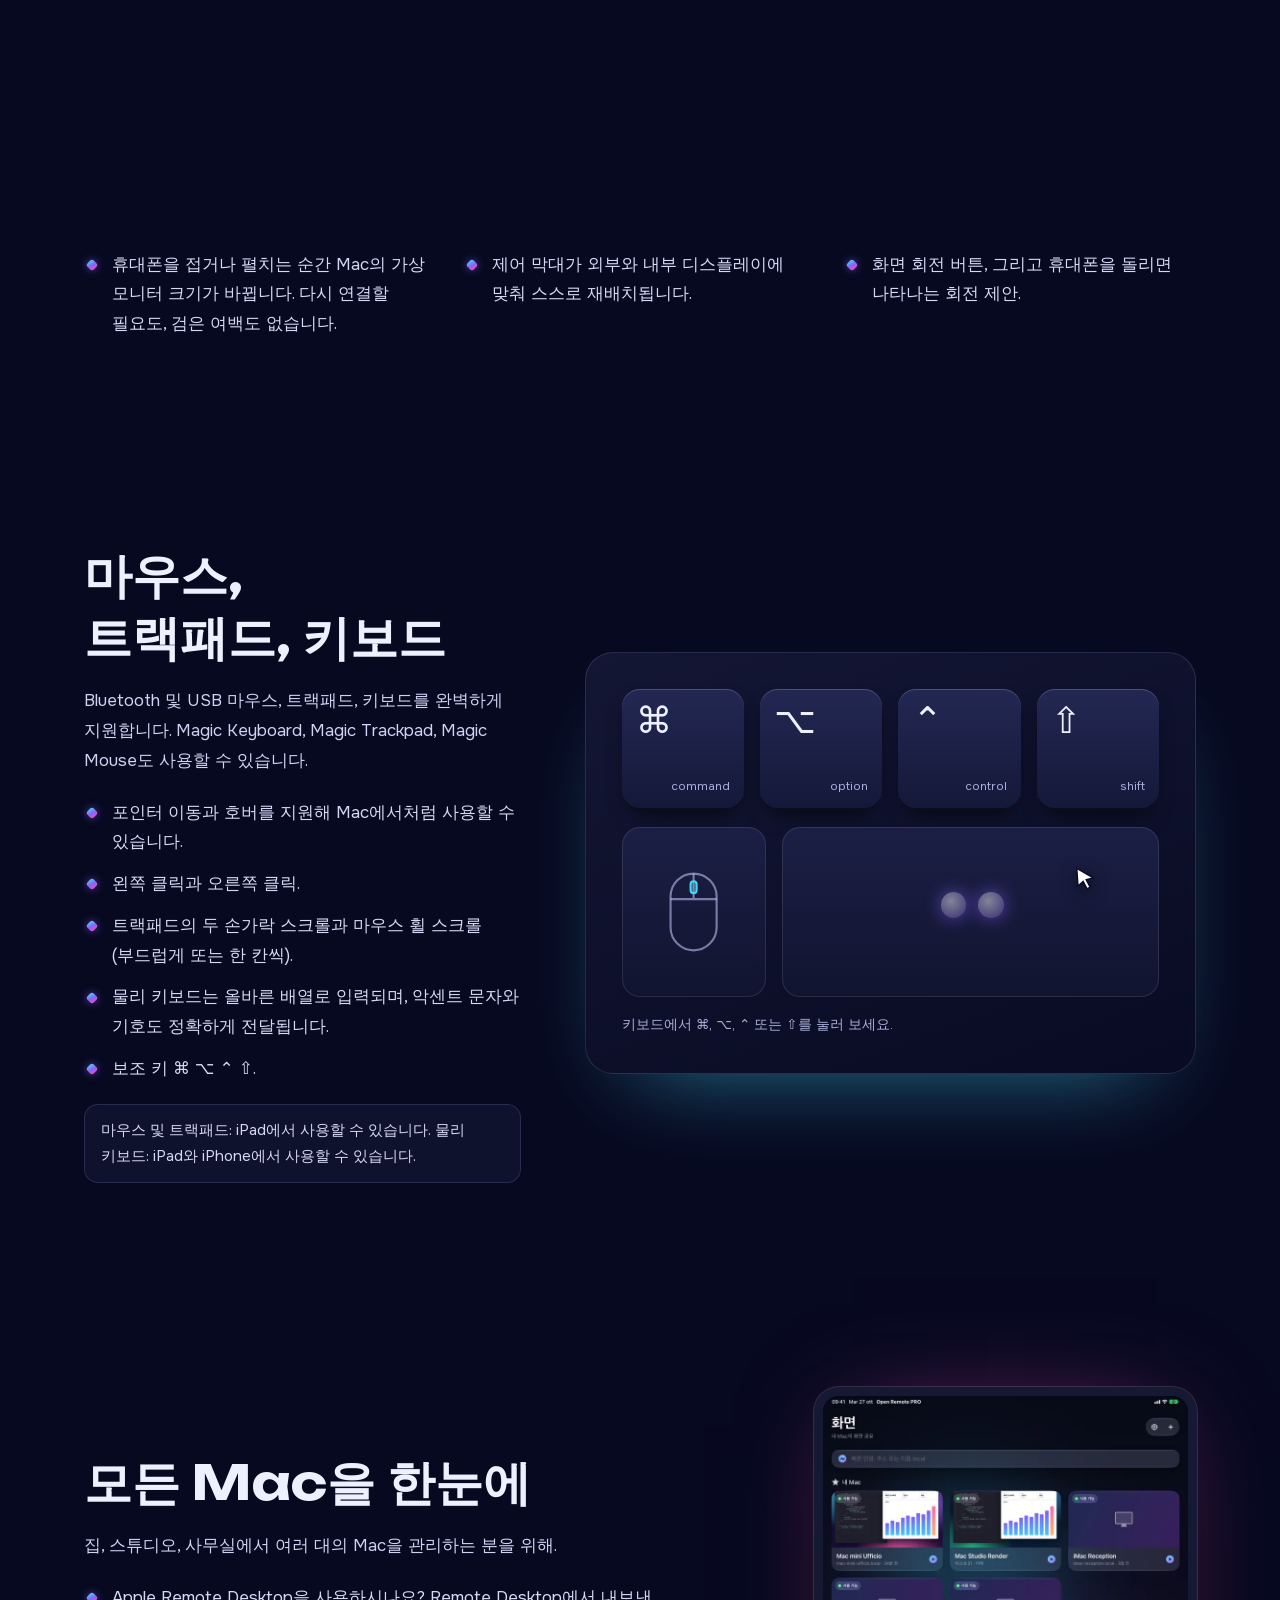
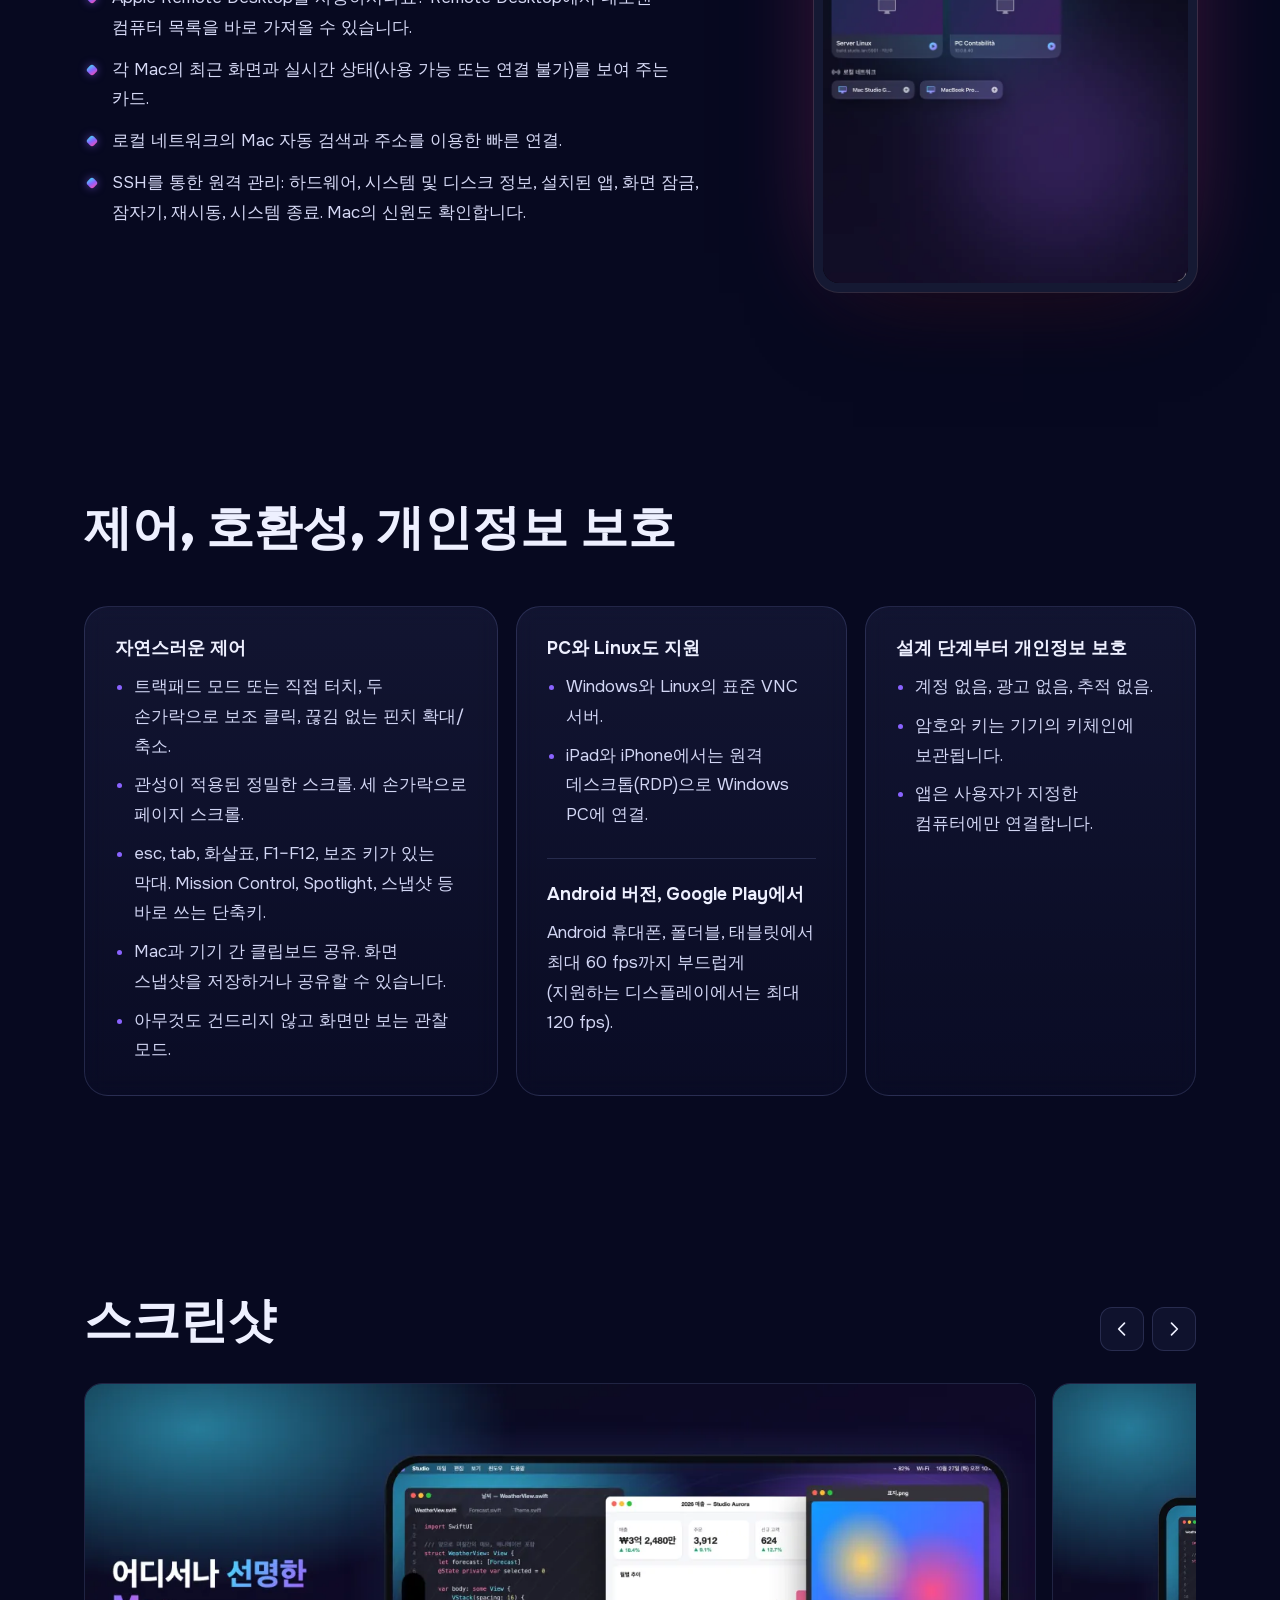
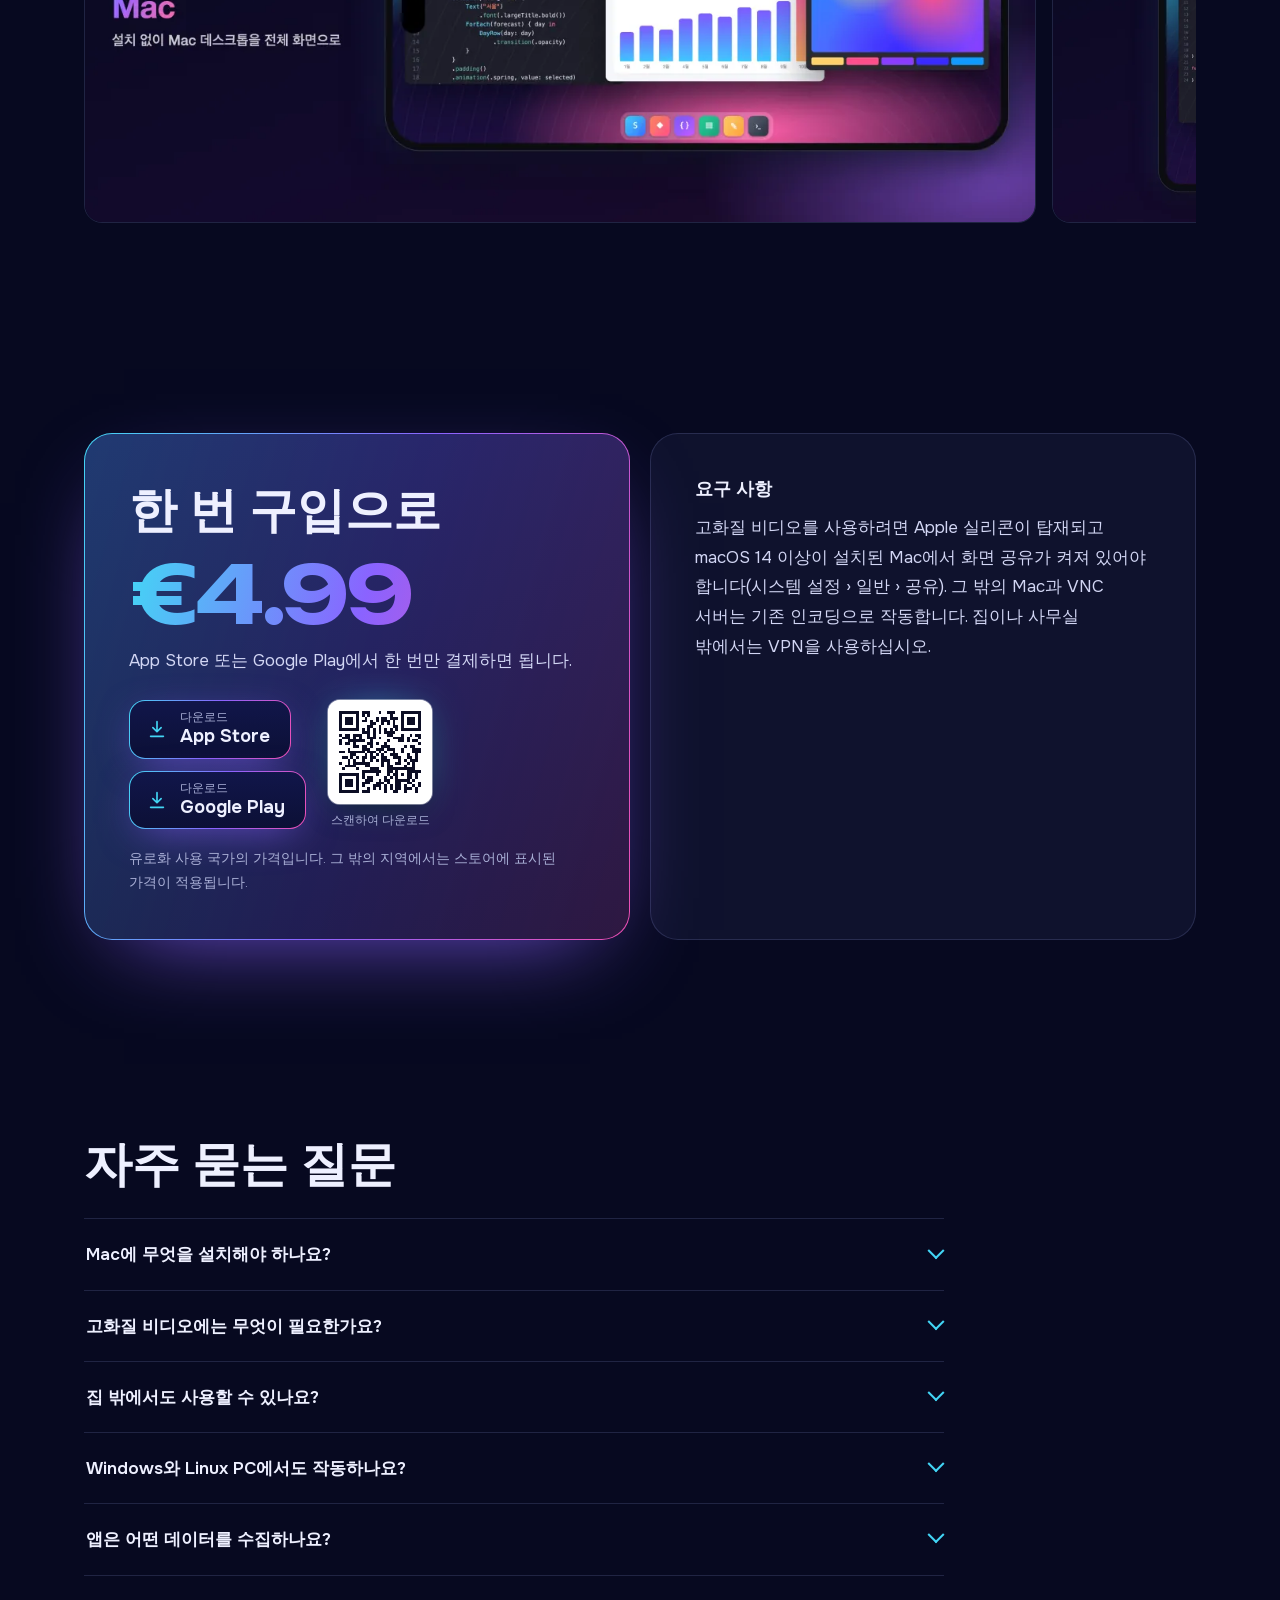
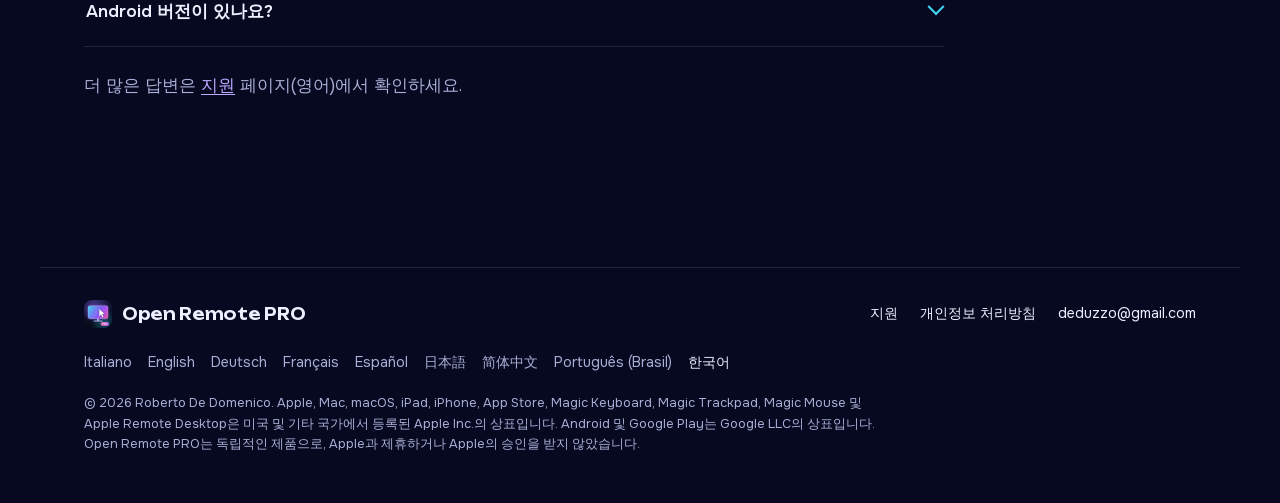
<file: ko/index.html>
<!doctype html>
<html lang="ko" dir="ltr">
<head>
<meta charset="utf-8">
<meta name="viewport" content="width=device-width,initial-scale=1,viewport-fit=cover">
<title>Open Remote PRO · 내 Mac을 어디서나 선명하게</title>
<meta name="description" content="iPhone, iPad, iPhone Duo에서 내 Mac을: 최대 60 fps의 풀 컬러 HEVC 4:4:4 비디오, 화면에 꼭 맞는 가상 디스플레이, SSH 원격 관리. 계정 없음, 데이터 수집 없음.">
<meta name="theme-color" content="#070920">
<link rel="canonical" href="https://deduzzo.github.io/openremotepro/ko/">
<link rel="alternate" hreflang="it" href="https://deduzzo.github.io/openremotepro/">
<link rel="alternate" hreflang="en" href="https://deduzzo.github.io/openremotepro/en/">
<link rel="alternate" hreflang="de" href="https://deduzzo.github.io/openremotepro/de/">
<link rel="alternate" hreflang="fr" href="https://deduzzo.github.io/openremotepro/fr/">
<link rel="alternate" hreflang="es" href="https://deduzzo.github.io/openremotepro/es/">
<link rel="alternate" hreflang="ja" href="https://deduzzo.github.io/openremotepro/ja/">
<link rel="alternate" hreflang="zh-Hans" href="https://deduzzo.github.io/openremotepro/zh-hans/">
<link rel="alternate" hreflang="pt-BR" href="https://deduzzo.github.io/openremotepro/pt-br/">
<link rel="alternate" hreflang="ko" href="https://deduzzo.github.io/openremotepro/ko/">
<link rel="alternate" hreflang="x-default" href="https://deduzzo.github.io/openremotepro/en/">
<meta property="og:type" content="website">
<meta property="og:site_name" content="Open Remote PRO">
<meta property="og:title" content="Open Remote PRO · 내 Mac을 어디서나 선명하게">
<meta property="og:description" content="iPhone, iPad, iPhone Duo에서 내 Mac을: 최대 60 fps의 풀 컬러 HEVC 4:4:4 비디오, 화면에 꼭 맞는 가상 디스플레이, SSH 원격 관리. 계정 없음, 데이터 수집 없음.">
<meta property="og:url" content="https://deduzzo.github.io/openremotepro/ko/">
<meta property="og:locale" content="ko_KR">
<meta property="og:image" content="https://deduzzo.github.io/openremotepro/img/ko/og.jpg">
<meta property="og:image:width" content="1024">
<meta property="og:image:height" content="500">
<meta name="twitter:card" content="summary_large_image">
<link rel="icon" type="image/png" href="../img/favicon.png">
<link rel="apple-touch-icon" href="../img/apple-touch-icon.png">
<link rel="preload" href="../fonts/unbounded.woff2" as="font" type="font/woff2" crossorigin>
<link rel="preload" href="../img/ko/hero.webp" as="image">
<link rel="stylesheet" href="../style.css">
<script>document.documentElement.classList.add('js')</script>
</head>
<body class="landing">
<a class="skip" href="#main">본문으로 건너뛰기</a>

<header class="top">
  <a class="brand" href="./"><img src="../img/icon.webp" width="32" height="32" alt=""><span>Open Remote PRO</span></a>
  <nav class="top-nav" aria-label="섹션">
    <a href="#funzioni">기능</a>
    <a href="#duo">iPhone Duo</a>
    <a href="#prezzo">가격</a>
    <a href="#faq">자주 묻는 질문</a>
    <a class="nav-support" href="../en/support.html">지원</a>
  </nav>
  <details class="lang">
    <summary aria-label="언어"><svg viewBox="0 0 24 24" width="18" height="18" aria-hidden="true"><path fill="none" stroke="currentColor" stroke-width="1.6" d="M12 21a9 9 0 1 0 0-18 9 9 0 0 0 0 18Zm0 0c2.5-2.4 3.8-5.4 3.8-9S14.5 5.4 12 3m0 18c-2.5-2.4-3.8-5.4-3.8-9S9.5 5.4 12 3M3.5 9h17M3.5 15h17"/></svg><span>KO</span></summary>
    <ul><li><a href="../" hreflang="it" lang="it">Italiano</a></li><li><a href="../en/" hreflang="en" lang="en">English</a></li><li><a href="../de/" hreflang="de" lang="de">Deutsch</a></li><li><a href="../fr/" hreflang="fr" lang="fr">Français</a></li><li><a href="../es/" hreflang="es" lang="es">Español</a></li><li><a href="../ja/" hreflang="ja" lang="ja">日本語</a></li><li><a href="../zh-hans/" hreflang="zh-Hans" lang="zh-Hans">简体中文</a></li><li><a href="../pt-br/" hreflang="pt-BR" lang="pt-BR">Português (Brasil)</a></li><li><a href="../ko/" hreflang="ko" lang="ko" aria-current="page">한국어</a></li></ul>
  </details>
  <a class="btn btn-small" href="https://apps.apple.com/app/id6828052464">다운로드</a>
</header>

<main id="main">

<section class="hero">
  <div class="hero-text">
    <h1>내 Mac을 어디서나 선명하게</h1>
    <p class="hero-lead">풀 컬러 비디오와 꼭 맞는 화면을 iPad, iPhone, iPhone Duo에서. 마치 Mac 앞에 앉아 있는 것처럼 사용할 수 있습니다.</p>
    <div class="cta-row">
      <a class="store store-apple" href="https://apps.apple.com/app/id6828052464">
        <svg viewBox="0 0 24 24" width="22" height="22" aria-hidden="true"><path fill="none" stroke="currentColor" stroke-width="1.8" stroke-linecap="round" d="M12 4v11m0 0-4.5-4.5M12 15l4.5-4.5M5 20h14"/></svg>
        <span><small>다운로드</small>App Store</span>
      </a>
      <a class="store store-play" href="https://play.google.com/store/apps/details?id=com.deduzzo.openremotepro">
        <svg viewBox="0 0 24 24" width="22" height="22" aria-hidden="true"><path fill="none" stroke="currentColor" stroke-width="1.8" stroke-linecap="round" d="M12 4v11m0 0-4.5-4.5M12 15l4.5-4.5M5 20h14"/></svg>
        <span><small>다운로드</small>Google Play</span>
      </a>
      <figure class="qr"><img src="../img/qr-appstore.svg" width="37" height="37" alt="App Store에서 Open Remote PRO를 다운로드하는 QR 코드"><figcaption>스캔하여 다운로드</figcaption></figure>
    </div>
    <p class="hero-price">€4.99, 한 번만 결제. 계정 없음, 광고 없음.</p>
  </div>
  <div class="hero-visual" aria-hidden="false">
    <div class="glow"></div>
    <figure class="phone-land">
      <div class="phone-screen"><img src="../img/ko/hero.webp" width="1800" height="828" alt="가로 방향 iPhone에 표시된 데모 Mac 데스크톱. Open Remote PRO 제어 막대와 60 fps 표시" fetchpriority="high"></div>
    </figure>
    <ul class="chips" aria-label="한눈에 보기">
      <li class="chip c1">60 fps</li>
      <li class="chip c2">HEVC 4:4:4</li>
      <li class="chip c3">Retina</li>
    </ul>
  </div>
</section>

<section class="plain" aria-labelledby="t-plain">
  <h2 id="t-plain" class="visually-hidden">작동 방식</h2>
  <p class="plain-text">Open Remote PRO는 macOS에 내장된 화면 공유에 연결합니다. Apple Remote Desktop이 사용하는 것과 같은 서비스입니다.</p>
  <ul class="plain-list">
    <li><svg viewBox="0 0 24 24" aria-hidden="true"><path d="M5 12.5 10 17l9-10"/></svg>Mac에 아무것도 설치할 필요 없음</li>
    <li><svg viewBox="0 0 24 24" aria-hidden="true"><path d="M5 12.5 10 17l9-10"/></svg>계정 필요 없음</li>
    <li><svg viewBox="0 0 24 24" aria-hidden="true"><path d="M5 12.5 10 17l9-10"/></svg>데이터가 외부 서버를 거치지 않음</li>
  </ul>
</section>

<section id="funzioni" class="feature feature-video">
  <div class="feature-text">
    <h2>풀 컬러, 60 fps로 부드럽게</h2>
    <p>하드웨어로 디코딩하는 풀 컬러 HEVC 4:4:4 비디오. 텍스트는 Mac 화면처럼 선명하고, 그라디언트와 사진에도 번짐이 없습니다. 스크롤, 윈도우 드래그, 비디오 감상까지 낮은 지연 시간으로 최대 60 fps까지 부드럽게.</p>
    <p class="note">Mac이 비디오 모드를 제공하지 않으면 앱이 자동으로 기존 VNC 인코딩으로 전환합니다.</p>
  </div>
  <figure class="lens-figure reveal" data-lens>
    <div class="frame-flat"><img src="../img/ko/duo-open.webp" width="1600" height="1126" alt="펼친 iPhone Duo에 표시된 데모 Mac 데스크톱의 코드와 차트" loading="lazy"></div>
    <div class="lens" aria-hidden="true"></div>
    <figcaption>이미지를 탭하거나 포인터를 올려 보세요. 돋보기가 텍스트를 원본 해상도로 보여 줍니다.</figcaption>
  </figure>
</section>

<section class="feature feature-fit">
  <div class="feature-text">
    <h2>화면이 나에게 맞춰집니다</h2>
    <p>Mac이 내 화면과 정확히 같은 크기의 Retina 가상 모니터를 만듭니다. 검은 여백도, 너무 작은 글자도 없습니다. 기기를 회전하거나 Split View 또는 스테이지 매니저를 사용하거나 iPhone Duo를 펼치면 모니터 크기가 자동으로 바뀝니다.</p>
    <ul class="ticks"><li>키보드가 열려 있을 때는 두 손가락으로 쓸어 가려진 부분을 보거나, Mac 화면을 보이는 영역에 맞게 줄일 수 있습니다.</li><li>iPhone에서는 화면 방향 잠금이 켜져 있어도 버튼 하나로 화면을 회전할 수 있습니다.</li><li>여러 대의 디스플레이를 사용하는 Mac: 탭 한 번으로 전환하거나 모두 한꺼번에 볼 수 있습니다.</li></ul>
  </div>
  <div class="trio reveal">
    <figure class="dev dev-tablet"><div class="dev-screen"><img src="../img/ko/ipad-port.webp" width="720" height="960" alt="세로 방향 iPad에 표시된 데모 Mac 데스크톱. 윈도우가 위아래로 배치됨" loading="lazy"></div><figcaption>세로 방향 iPad</figcaption></figure>
    <figure class="dev dev-phone"><div class="dev-screen"><img src="../img/ko/phone-port.webp" width="480" height="1043" alt="세로 방향 iPhone에 표시된 데모 Mac 데스크톱" loading="lazy"></div><figcaption>세로 방향 iPhone</figcaption></figure>
    <figure class="dev dev-android"><div class="dev-screen"><img src="../img/ko/android.webp" width="1100" height="495" alt="가로 방향 Android 휴대폰에 표시된 데모 Mac 데스크톱" loading="lazy"></div><figcaption>가로 방향 Android</figcaption></figure>
  </div>
</section>

<section id="duo" class="duo" data-duo>
  <div class="duo-track">
    <div class="duo-stage">
      <div class="duo-text">
        <h2>iPhone Duo에 최적화</h2>
        <p class="duo-lead">휴대폰을 펼치면 Mac 화면도 함께 넓어지고, 접으면 외부 디스플레이에 꼭 맞춰집니다.</p>
        <div class="duo-switch" role="group" aria-label="iPhone Duo">
          <button type="button" data-duo-set="0" aria-pressed="false">접었을 때</button>
          <button type="button" data-duo-set="1" aria-pressed="true">펼쳤을 때</button>
        </div>
        <p class="duo-state">
          <span class="s-closed">접으면 Mac 화면이 외부 디스플레이에 맞춰집니다.</span>
          <span class="s-open">펼치면 노트북처럼 넉넉한 7.6인치 데스크톱이 됩니다.</span>
        </p>
      </div>
      <div class="duo-visual">
        <div class="duo-device" style="--p:1">
          <div class="duo-half duo-left"><div class="duo-scr" style="background-image:url(../img/ko/duo-open.webp)"></div></div>
          <div class="duo-flap">
            <div class="duo-face duo-front"><div class="duo-scr" style="background-image:url(../img/ko/duo-open.webp)"></div></div>
            <div class="duo-face duo-back"><div class="duo-outer"><img src="../img/ko/duo-closed.webp" width="700" height="1018" alt="접은 iPhone Duo의 외부 디스플레이에 표시된 데모 Mac" loading="lazy"></div></div>
          </div>
          <span class="duo-hinge" aria-hidden="true"></span>
        </div>
        <img class="visually-hidden" src="../img/ko/duo-open.webp" alt="펼친 iPhone Duo의 내부 디스플레이에 표시된 데모 Mac" loading="lazy">
      </div>
    </div>
  </div>
  <ul class="ticks duo-ticks"><li>휴대폰을 접거나 펼치는 순간 Mac의 가상 모니터 크기가 바뀝니다. 다시 연결할 필요도, 검은 여백도 없습니다.</li><li>제어 막대가 외부와 내부 디스플레이에 맞춰 스스로 재배치됩니다.</li><li>화면 회전 버튼, 그리고 휴대폰을 돌리면 나타나는 회전 제안.</li></ul>
</section>

<section id="input" class="feature feature-input">
  <div class="feature-text">
    <h2>마우스, 트랙패드, 키보드</h2>
    <p>Bluetooth 및 USB 마우스, 트랙패드, 키보드를 완벽하게 지원합니다. Magic Keyboard, Magic Trackpad, Magic Mouse도 사용할 수 있습니다.</p>
    <ul class="ticks"><li>포인터 이동과 호버를 지원해 Mac에서처럼 사용할 수 있습니다.</li><li>왼쪽 클릭과 오른쪽 클릭.</li><li>트랙패드의 두 손가락 스크롤과 마우스 휠 스크롤(부드럽게 또는 한 칸씩).</li><li>물리 키보드는 올바른 배열로 입력되며, 악센트 문자와 기호도 정확하게 전달됩니다.</li><li>보조 키 ⌘ ⌥ ⌃ ⇧.</li></ul>
    <p class="note">마우스 및 트랙패드: iPad에서 사용할 수 있습니다. 물리 키보드: iPad와 iPhone에서 사용할 수 있습니다.</p>
  </div>
  <div class="input-visual reveal">
    <div class="keys" aria-hidden="true">
      <span class="key" data-key="Meta"><b>⌘</b><i>command</i></span>
      <span class="key" data-key="Alt"><b>⌥</b><i>option</i></span>
      <span class="key" data-key="Control"><b>⌃</b><i>control</i></span>
      <span class="key" data-key="Shift"><b>⇧</b><i>shift</i></span>
    </div>
    <div class="pads" aria-hidden="true">
      <div class="pad pad-mouse"><svg viewBox="0 0 60 96"><rect x="3" y="3" width="54" height="90" rx="27"/><path d="M30 3v30M3 33h54"/><rect class="wheel" x="26.5" y="12" width="7" height="14" rx="3.5"/></svg></div>
      <div class="pad pad-track"><span class="finger"></span><span class="finger"></span><svg class="cursor" viewBox="0 0 24 24"><path d="M5 3l14 8-6 1.6 3.4 6.4-2.6 1.4-3.4-6.4L6 18z"/></svg></div>
    </div>
    <p class="key-hint">키보드에서 ⌘, ⌥, ⌃ 또는 ⇧를 눌러 보세요.</p>
  </div>
</section>

<section class="feature feature-manage">
  <div class="feature-text">
    <h2>모든 Mac을 한눈에</h2>
    <p>집, 스튜디오, 사무실에서 여러 대의 Mac을 관리하는 분을 위해.</p>
    <ul class="ticks"><li>Apple Remote Desktop을 사용하시나요? Remote Desktop에서 내보낸 컴퓨터 목록을 바로 가져올 수 있습니다.</li><li>각 Mac의 최근 화면과 실시간 상태(사용 가능 또는 연결 불가)를 보여 주는 카드.</li><li>로컬 네트워크의 Mac 자동 검색과 주소를 이용한 빠른 연결.</li><li>SSH를 통한 원격 관리: 하드웨어, 시스템 및 디스크 정보, 설치된 앱, 화면 잠금, 잠자기, 재시동, 시스템 종료. Mac의 신원도 확인합니다.</li></ul>
  </div>
  <figure class="dev dev-tablet dev-big reveal"><div class="dev-screen"><img src="../img/ko/home.webp" width="760" height="1013" alt="iPad 앱의 Mac 목록. 각 화면의 미리보기와 사용 가능 상태" loading="lazy"></div></figure>
</section>

<section class="grid-more" aria-labelledby="t-more">
  <h2 id="t-more">제어, 호환성, 개인정보 보호</h2>
  <div class="more-cols">
    <div class="more">
      <h3>자연스러운 제어</h3>
      <ul><li>트랙패드 모드 또는 직접 터치, 두 손가락으로 보조 클릭, 끊김 없는 핀치 확대/축소.</li><li>관성이 적용된 정밀한 스크롤. 세 손가락으로 페이지 스크롤.</li><li>esc, tab, 화살표, F1–F12, 보조 키가 있는 막대. Mission Control, Spotlight, 스냅샷 등 바로 쓰는 단축키.</li><li>Mac과 기기 간 클립보드 공유. 화면 스냅샷을 저장하거나 공유할 수 있습니다.</li><li>아무것도 건드리지 않고 화면만 보는 관찰 모드.</li></ul>
    </div>
    <div class="more">
      <h3>PC와 Linux도 지원</h3>
      <ul><li>Windows와 Linux의 표준 VNC 서버.</li><li>iPad와 iPhone에서는 원격 데스크톱(RDP)으로 Windows PC에 연결.</li></ul>
      <h3>Android 버전, Google Play에서</h3>
      <p>Android 휴대폰, 폴더블, 태블릿에서 최대 60 fps까지 부드럽게(지원하는 디스플레이에서는 최대 120 fps).</p>
    </div>
    <div class="more">
      <h3>설계 단계부터 개인정보 보호</h3>
      <ul><li>계정 없음, 광고 없음, 추적 없음.</li><li>암호와 키는 기기의 키체인에 보관됩니다.</li><li>앱은 사용자가 지정한 컴퓨터에만 연결합니다.</li></ul>
    </div>
  </div>
</section>

<section class="gallery" aria-labelledby="t-gal">
  <div class="gallery-head">
    <h2 id="t-gal">스크린샷</h2>
    <div class="gallery-nav">
      <button type="button" data-gal="-1" aria-label="이전 이미지"><svg viewBox="0 0 24 24" aria-hidden="true"><path d="M15 5l-7 7 7 7"/></svg></button>
      <button type="button" data-gal="1" aria-label="다음 이미지"><svg viewBox="0 0 24 24" aria-hidden="true"><path d="M9 5l7 7-7 7"/></svg></button>
    </div>
  </div>
  <ul class="gallery-track" tabindex="0" aria-label="스크린샷">
    <li class="g-land"><img src="../img/ko/g1.webp" width="1200" height="552" alt="어디서나 선명한 Mac: 설치 없이 iPhone에서 Mac 데스크톱을 전체 화면으로" loading="lazy"></li>
    <li class="g-wide"><img src="../img/ko/g2.webp" width="1100" height="774" alt="iPhone Duo에 최적화: 접어도 펼쳐도 Mac 화면이 꼭 맞게" loading="lazy"></li>
    <li class="g-port"><img src="../img/ko/g3.webp" width="700" height="933" alt="모든 Mac을 한눈에: 각 화면의 미리보기와 실시간 상태" loading="lazy"></li>
    <li class="g-land"><img src="../img/ko/g4.webp" width="1200" height="552" alt="풀 컬러, 60 fps로 부드럽게: 하드웨어로 디코딩하는 HEVC 4:4:4 비디오" loading="lazy"></li>
    <li class="g-port"><img src="../img/ko/g5.webp" width="700" height="933" alt="내 손에 맞춘 조작: 트랙패드 모드 또는 직접 터치, 올바른 배열의 키보드" loading="lazy"></li>
    <li class="g-land"><img src="../img/ko/g6.webp" width="1200" height="675" alt="Android 휴대폰에 표시된 Mac 데스크톱" loading="lazy"></li>
  </ul>
</section>

<section id="prezzo" class="price" aria-labelledby="t-price">
  <div class="price-card">
    <h2 id="t-price">한 번 구입으로</h2>
    <p class="price-tag">€4.99</p>
    <p class="price-sub">App Store 또는 Google Play에서 한 번만 결제하면 됩니다.</p>
    <div class="price-get">
    <a class="store store-apple" href="https://apps.apple.com/app/id6828052464">
      <svg viewBox="0 0 24 24" width="22" height="22" aria-hidden="true"><path fill="none" stroke="currentColor" stroke-width="1.8" stroke-linecap="round" d="M12 4v11m0 0-4.5-4.5M12 15l4.5-4.5M5 20h14"/></svg>
      <span><small>다운로드</small>App Store</span>
    </a>
    <figure class="qr"><img src="../img/qr-appstore.svg" width="37" height="37" alt="App Store에서 Open Remote PRO를 다운로드하는 QR 코드"><figcaption>스캔하여 다운로드</figcaption></figure>
    <a class="store store-play" href="https://play.google.com/store/apps/details?id=com.deduzzo.openremotepro">
      <svg viewBox="0 0 24 24" width="22" height="22" aria-hidden="true"><path fill="none" stroke="currentColor" stroke-width="1.8" stroke-linecap="round" d="M12 4v11m0 0-4.5-4.5M12 15l4.5-4.5M5 20h14"/></svg>
      <span><small>다운로드</small>Google Play</span>
    </a>
    </div>
    <p class="note">유로화 사용 국가의 가격입니다. 그 밖의 지역에서는 스토어에 표시된 가격이 적용됩니다.</p>
  </div>
  <div class="req">
    <h3>요구 사항</h3>
    <p>고화질 비디오를 사용하려면 Apple 실리콘이 탑재되고 macOS 14 이상이 설치된 Mac에서 화면 공유가 켜져 있어야 합니다(시스템 설정 › 일반 › 공유). 그 밖의 Mac과 VNC 서버는 기존 인코딩으로 작동합니다. 집이나 사무실 밖에서는 VPN을 사용하십시오.</p>
  </div>
</section>

<section id="faq" class="faq" aria-labelledby="t-faq">
  <h2 id="t-faq">자주 묻는 질문</h2>
  <details><summary>Mac에 무엇을 설치해야 하나요?</summary><div class="faq-a"><p>아무것도 설치할 필요가 없습니다. Mac에서 시스템 설정 › 일반 › 공유를 열고 화면 공유를 켭니다. 그런 다음 앱에서 Mac을 추가하고(같은 네트워크에 있으면 이미 목록에 표시됩니다) 해당 Mac 사용자의 이름과 암호로 로그인합니다.</p></div></details>
<details><summary>고화질 비디오에는 무엇이 필요한가요?</summary><div class="faq-a"><p>Apple 실리콘이 탑재되고 macOS 14 이상이 설치된 Mac이 필요합니다. 그 밖의 Mac과 VNC 서버는 기존 인코딩으로 작동합니다.</p></div></details>
<details><summary>집 밖에서도 사용할 수 있나요?</summary><div class="faq-a"><p>네, Mac이 있는 네트워크로 VPN에 연결하면 됩니다. 화면 공유를 인터넷에 직접 노출하지 마십시오.</p></div></details>
<details><summary>Windows와 Linux PC에서도 작동하나요?</summary><div class="faq-a"><p>네, Windows와 Linux의 표준 VNC 서버에 연결할 수 있습니다. iPad와 iPhone에서는 원격 데스크톱(RDP)으로 Windows PC에도 연결할 수 있습니다.</p></div></details>
<details><summary>앱은 어떤 데이터를 수집하나요?</summary><div class="faq-a"><p>아무것도 수집하지 않습니다. 계정, 광고, 추적이 없습니다. 컴퓨터 목록, 암호, 키는 기기에 보관되며, 앱은 사용자가 지정한 컴퓨터에만 연결합니다.</p></div></details>
<details><summary>Android 버전이 있나요?</summary><div class="faq-a"><p>네, Google Play에서 받을 수 있으며 휴대폰, 폴더블, 태블릿을 지원합니다.</p></div></details>
  <p class="faq-more">더 많은 답변은 <a href="../en/support.html">지원</a> 페이지(영어)에서 확인하세요.</p>
</section>

</main>

<footer class="foot">
  <div class="foot-row">
    <a class="brand" href="./"><img src="../img/icon.webp" width="28" height="28" alt=""><span>Open Remote PRO</span></a>
    <nav aria-label="정보">
      <a href="../en/support.html">지원</a>
      <a href="../en/privacy.html">개인정보 처리방침</a>
      <a href="mailto:deduzzo@gmail.com">deduzzo@gmail.com</a>
    </nav>
  </div>
  <p class="langs-inline"><a href="../" hreflang="it" lang="it">Italiano</a> <a href="../en/" hreflang="en" lang="en">English</a> <a href="../de/" hreflang="de" lang="de">Deutsch</a> <a href="../fr/" hreflang="fr" lang="fr">Français</a> <a href="../es/" hreflang="es" lang="es">Español</a> <a href="../ja/" hreflang="ja" lang="ja">日本語</a> <a href="../zh-hans/" hreflang="zh-Hans" lang="zh-Hans">简体中文</a> <a href="../pt-br/" hreflang="pt-BR" lang="pt-BR">Português (Brasil)</a> <a href="../ko/" hreflang="ko" lang="ko" aria-current="page">한국어</a></p>
  <p class="legal">© 2026 Roberto De Domenico. Apple, Mac, macOS, iPad, iPhone, App Store, Magic Keyboard, Magic Trackpad, Magic Mouse 및 Apple Remote Desktop은 미국 및 기타 국가에서 등록된 Apple Inc.의 상표입니다. Android 및 Google Play는 Google LLC의 상표입니다. Open Remote PRO는 독립적인 제품으로, Apple과 제휴하거나 Apple의 승인을 받지 않았습니다.</p>
</footer>
<script src="../main.js" defer></script>
</body>
</html>
</file>
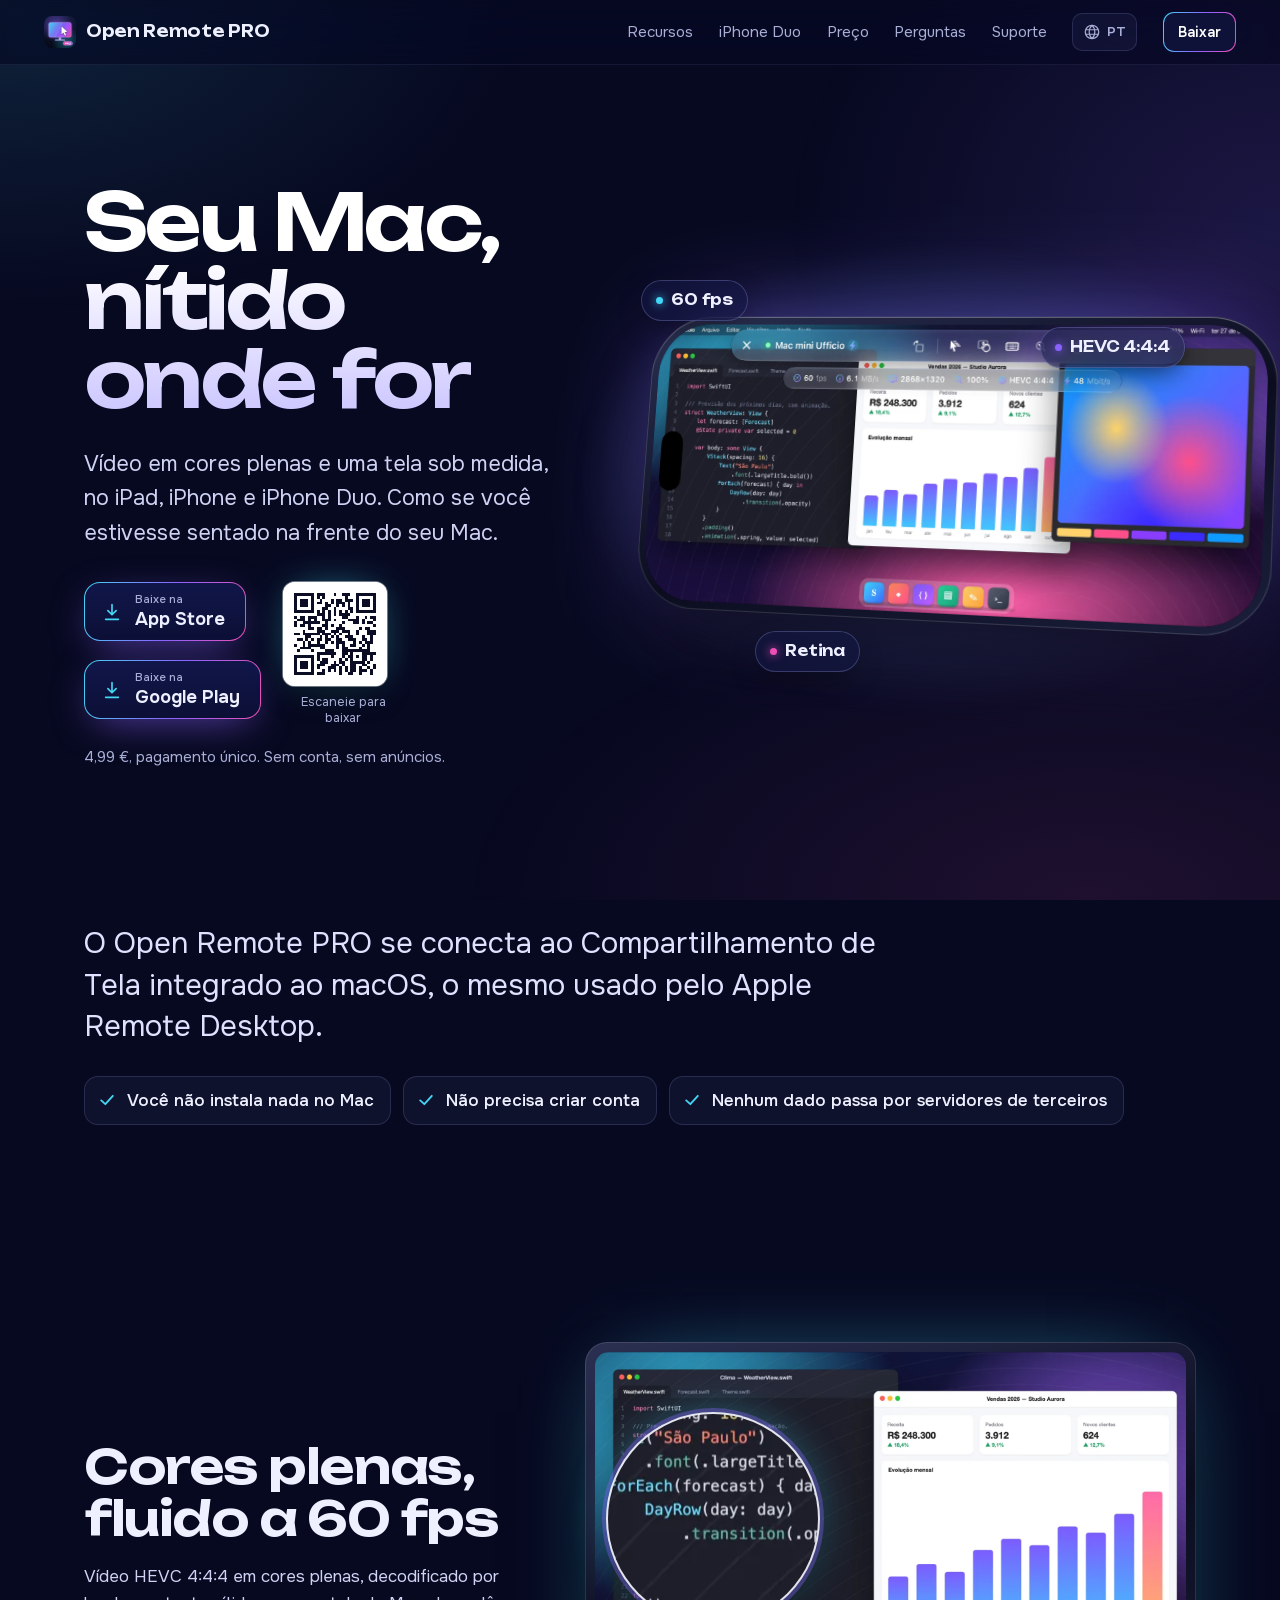
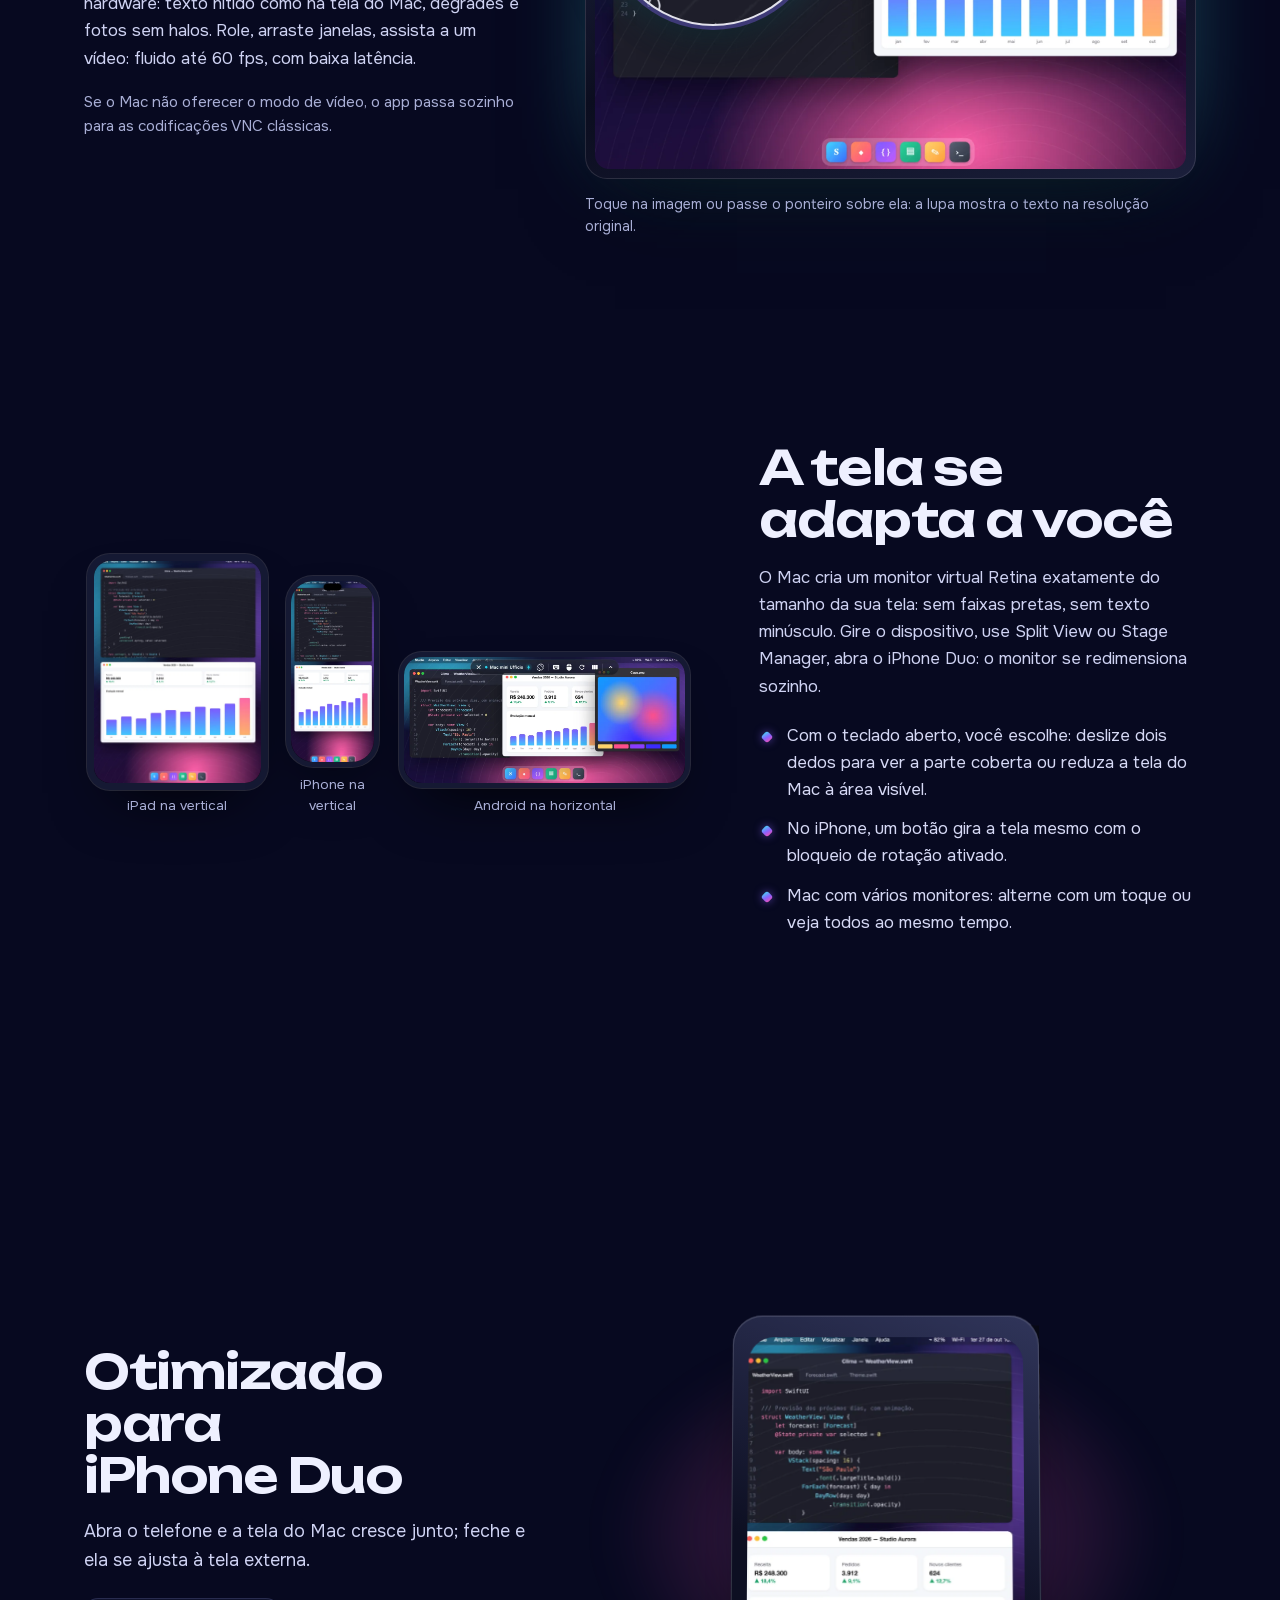
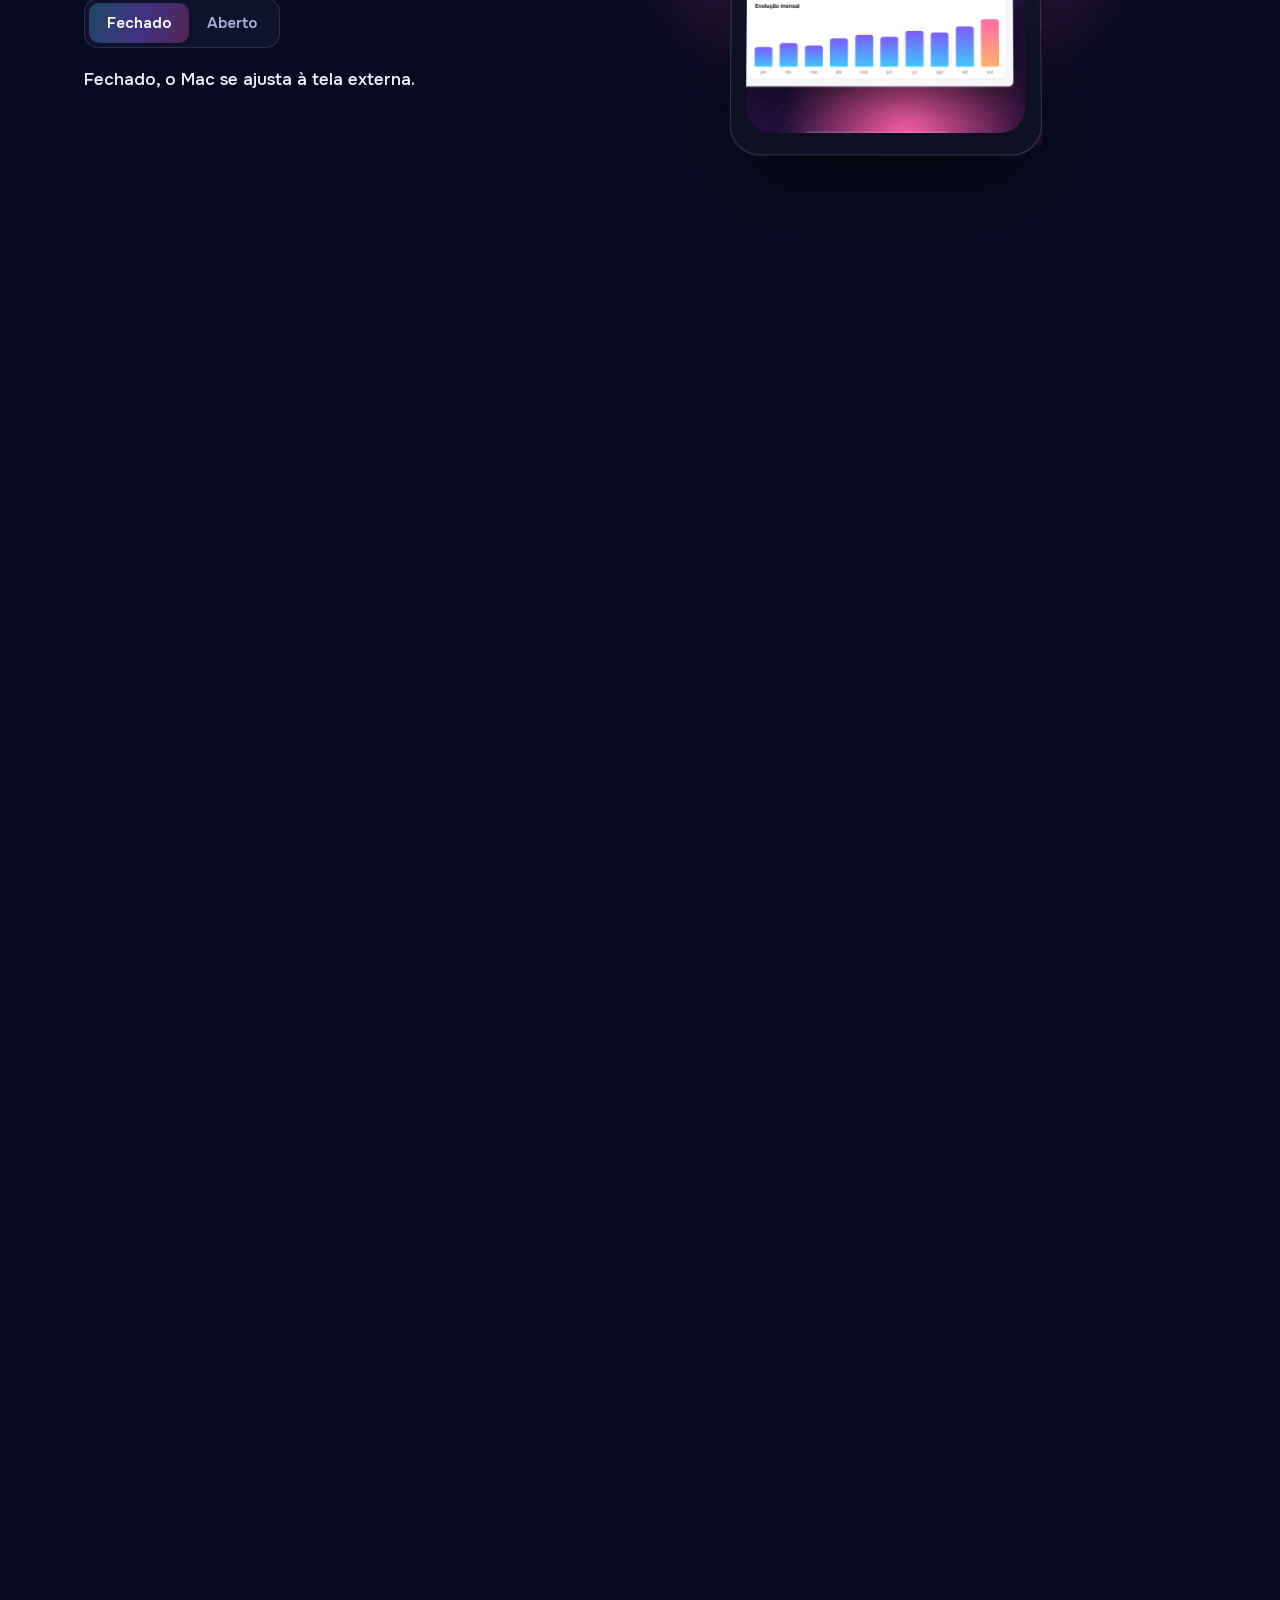
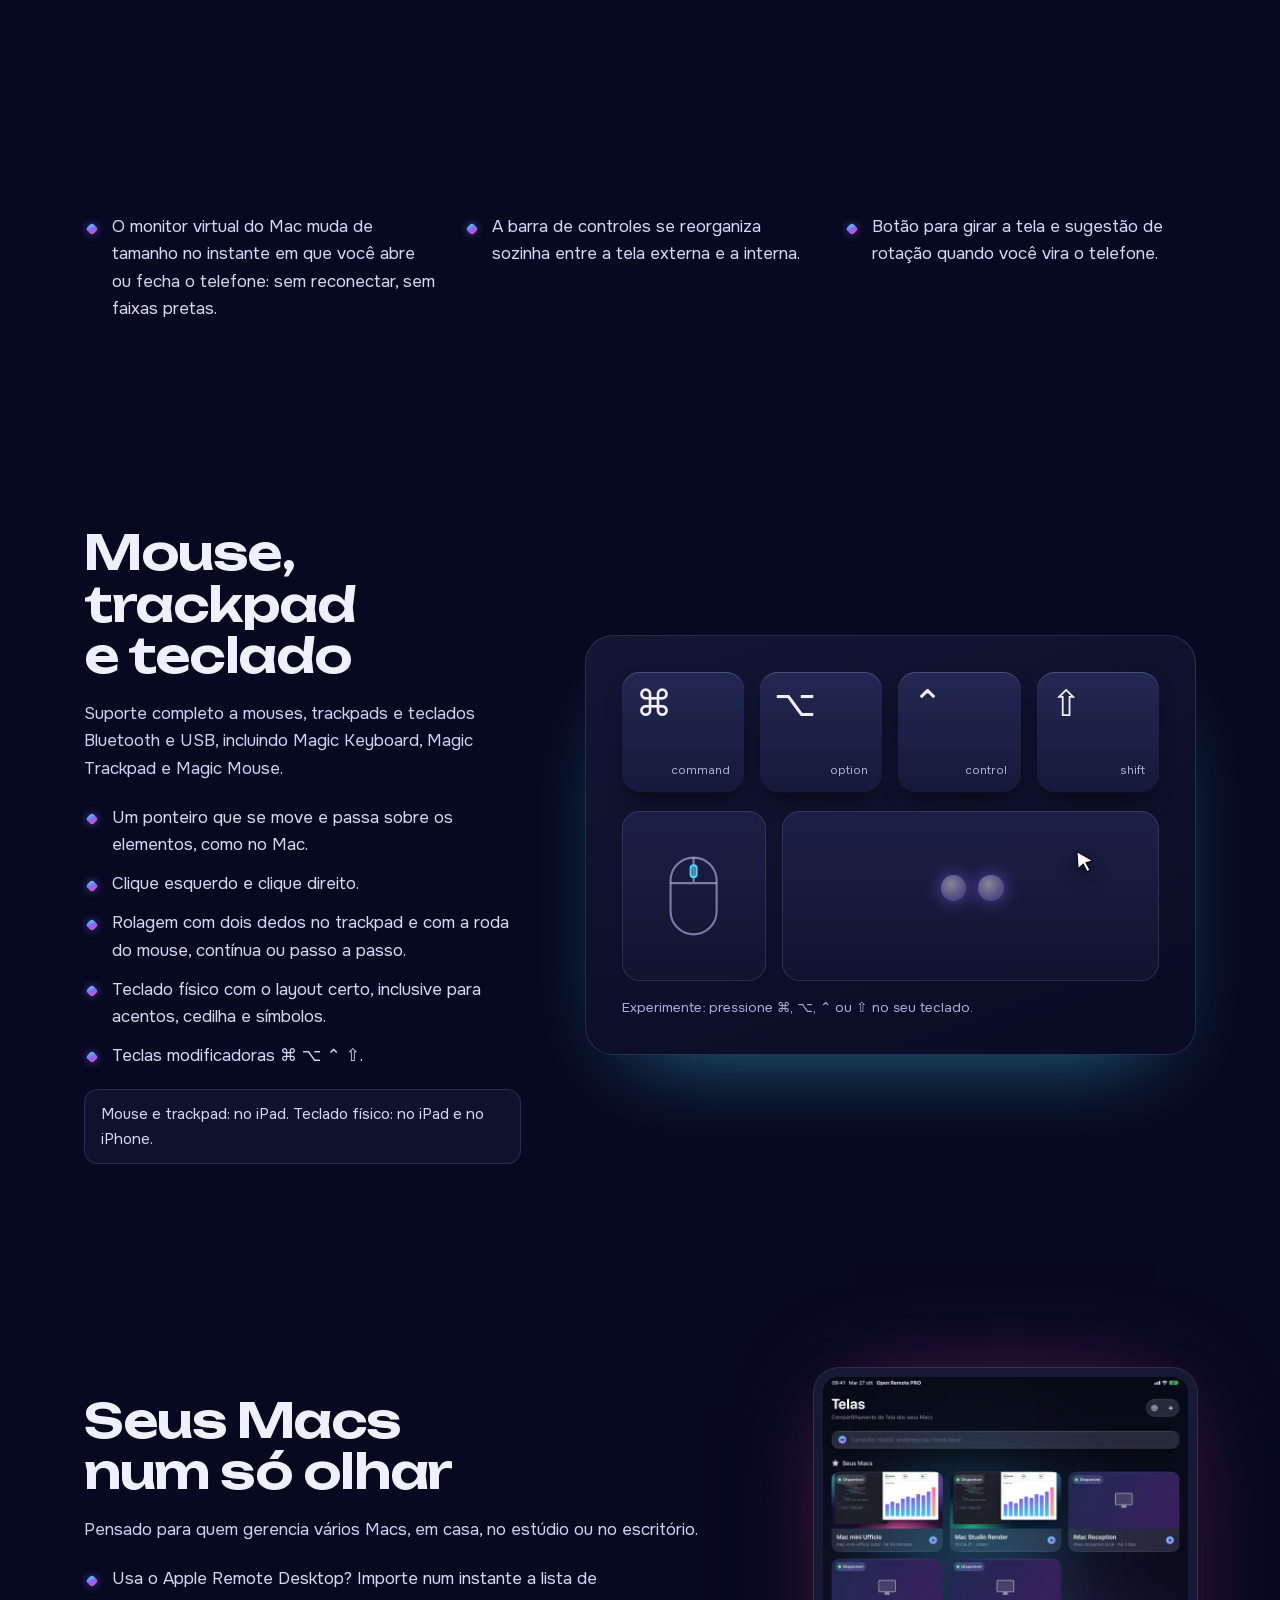
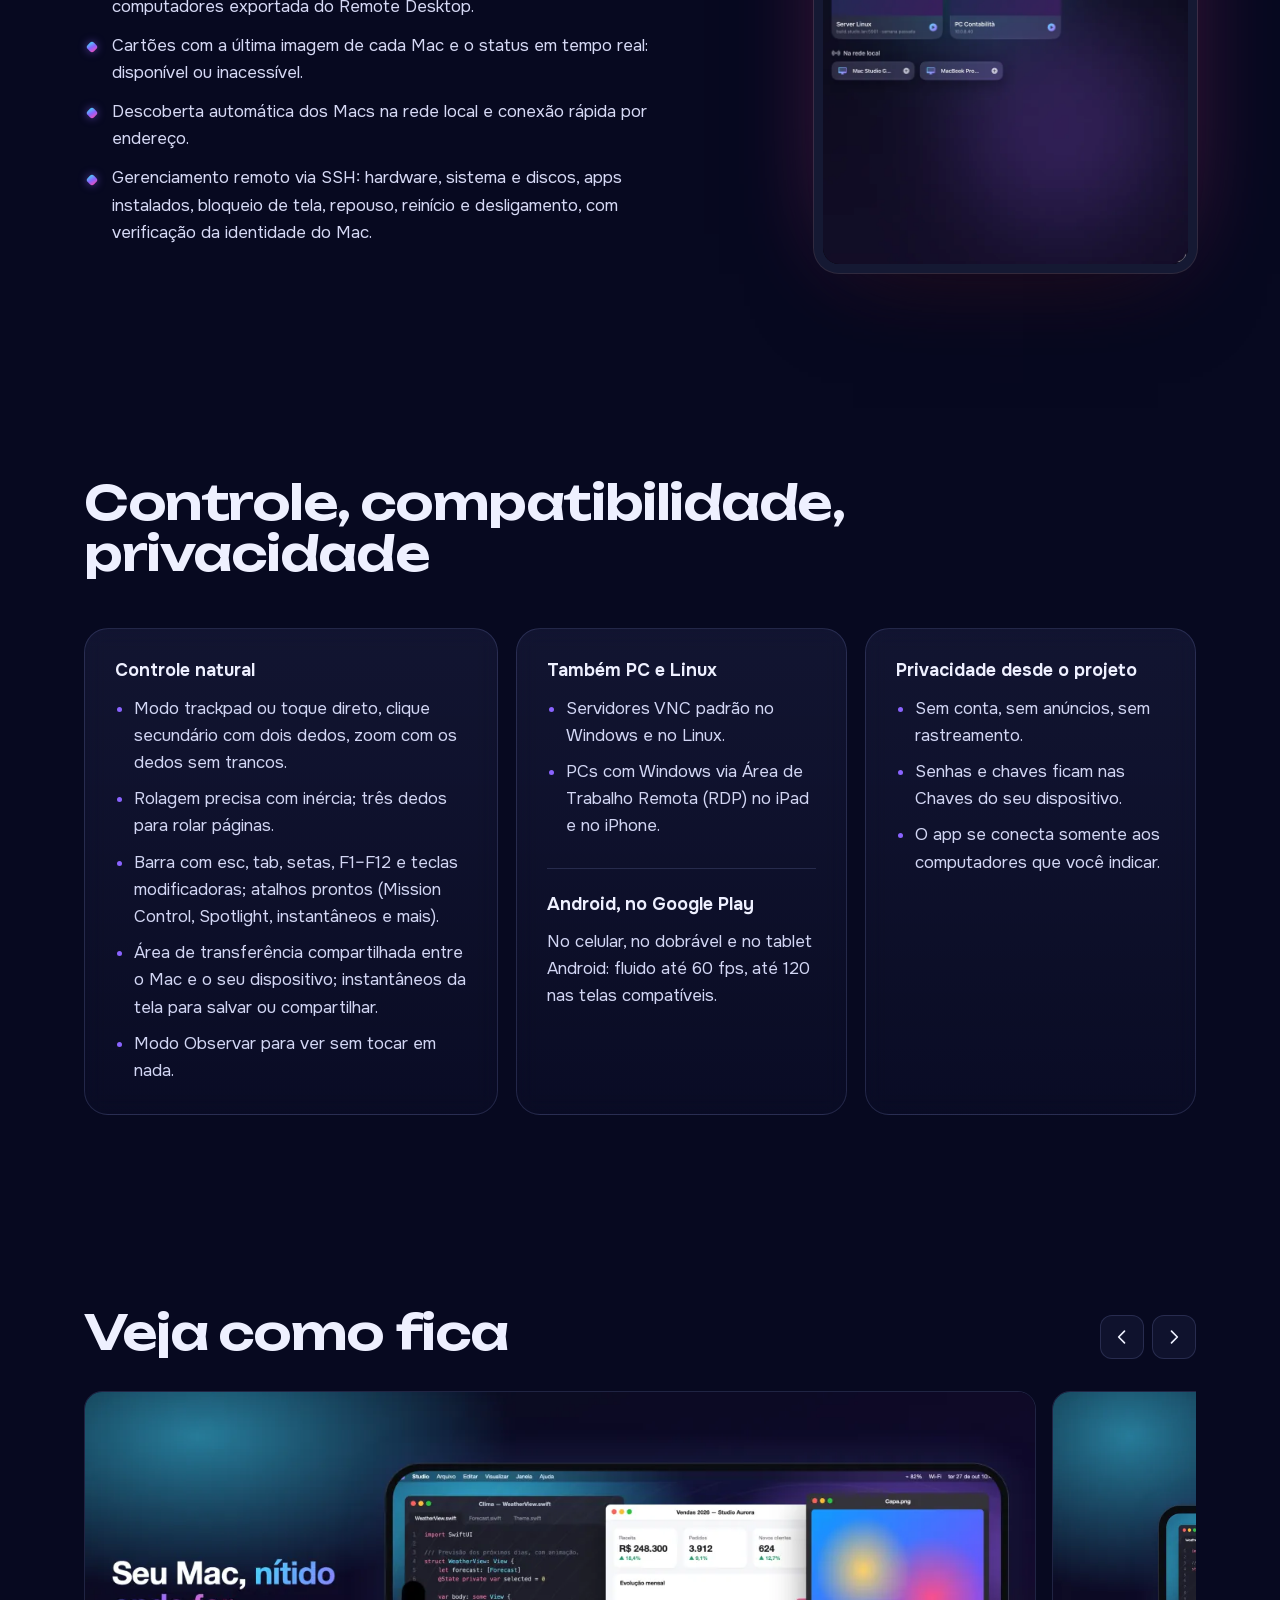
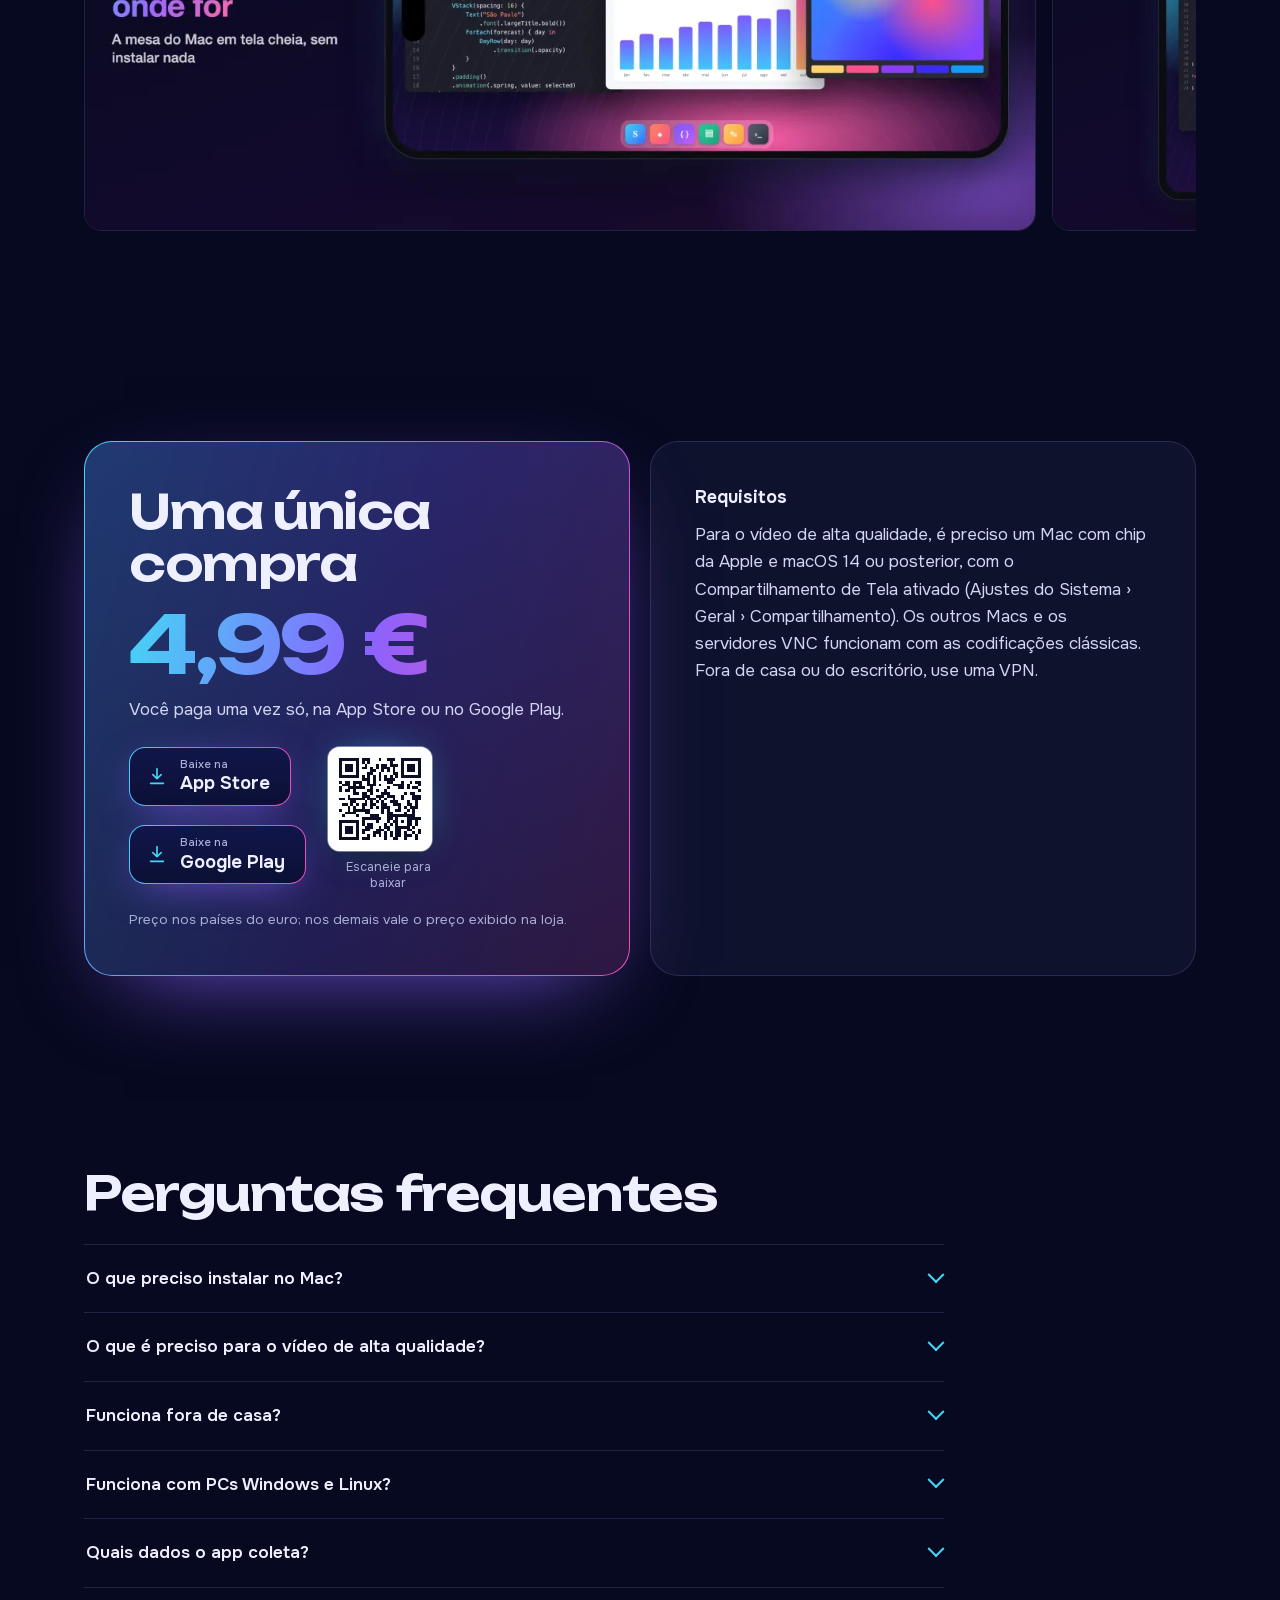
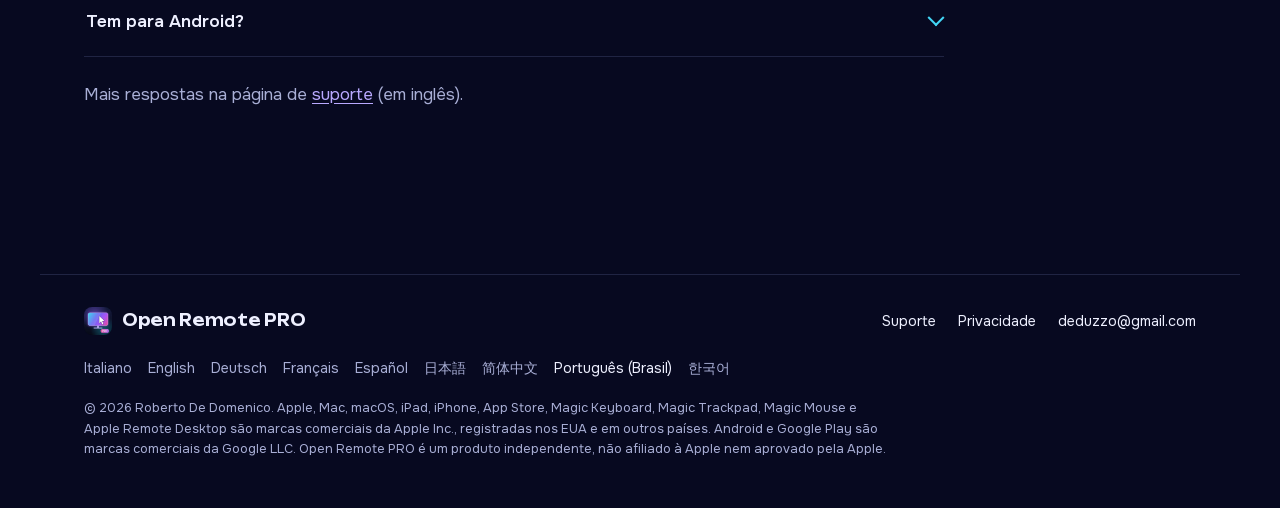
<file: pt-br/index.html>
<!doctype html>
<html lang="pt-BR" dir="ltr">
<head>
<meta charset="utf-8">
<meta name="viewport" content="width=device-width,initial-scale=1,viewport-fit=cover">
<title>Open Remote PRO · Seu Mac, nítido onde for</title>
<meta name="description" content="Seu Mac no iPhone, iPad e iPhone Duo: vídeo HEVC 4:4:4 em cores plenas até 60 fps, uma tela virtual sob medida e gerenciamento remoto via SSH. Sem conta e sem coleta de dados.">
<meta name="theme-color" content="#070920">
<link rel="canonical" href="https://deduzzo.github.io/openremotepro/pt-br/">
<link rel="alternate" hreflang="it" href="https://deduzzo.github.io/openremotepro/">
<link rel="alternate" hreflang="en" href="https://deduzzo.github.io/openremotepro/en/">
<link rel="alternate" hreflang="de" href="https://deduzzo.github.io/openremotepro/de/">
<link rel="alternate" hreflang="fr" href="https://deduzzo.github.io/openremotepro/fr/">
<link rel="alternate" hreflang="es" href="https://deduzzo.github.io/openremotepro/es/">
<link rel="alternate" hreflang="ja" href="https://deduzzo.github.io/openremotepro/ja/">
<link rel="alternate" hreflang="zh-Hans" href="https://deduzzo.github.io/openremotepro/zh-hans/">
<link rel="alternate" hreflang="pt-BR" href="https://deduzzo.github.io/openremotepro/pt-br/">
<link rel="alternate" hreflang="ko" href="https://deduzzo.github.io/openremotepro/ko/">
<link rel="alternate" hreflang="x-default" href="https://deduzzo.github.io/openremotepro/en/">
<meta property="og:type" content="website">
<meta property="og:site_name" content="Open Remote PRO">
<meta property="og:title" content="Open Remote PRO · Seu Mac, nítido onde for">
<meta property="og:description" content="Seu Mac no iPhone, iPad e iPhone Duo: vídeo HEVC 4:4:4 em cores plenas até 60 fps, uma tela virtual sob medida e gerenciamento remoto via SSH. Sem conta e sem coleta de dados.">
<meta property="og:url" content="https://deduzzo.github.io/openremotepro/pt-br/">
<meta property="og:locale" content="pt_BR">
<meta property="og:image" content="https://deduzzo.github.io/openremotepro/img/pt-br/og.jpg">
<meta property="og:image:width" content="1024">
<meta property="og:image:height" content="500">
<meta name="twitter:card" content="summary_large_image">
<link rel="icon" type="image/png" href="../img/favicon.png">
<link rel="apple-touch-icon" href="../img/apple-touch-icon.png">
<link rel="preload" href="../fonts/unbounded.woff2" as="font" type="font/woff2" crossorigin>
<link rel="preload" href="../img/pt-br/hero.webp" as="image">
<link rel="stylesheet" href="../style.css">
<script>document.documentElement.classList.add('js')</script>
</head>
<body class="landing">
<a class="skip" href="#main">Ir para o conteúdo</a>

<header class="top">
  <a class="brand" href="./"><img src="../img/icon.webp" width="32" height="32" alt=""><span>Open Remote PRO</span></a>
  <nav class="top-nav" aria-label="Seções">
    <a href="#funzioni">Recursos</a>
    <a href="#duo">iPhone Duo</a>
    <a href="#prezzo">Preço</a>
    <a href="#faq">Perguntas</a>
    <a class="nav-support" href="../en/support.html">Suporte</a>
  </nav>
  <details class="lang">
    <summary aria-label="Idioma"><svg viewBox="0 0 24 24" width="18" height="18" aria-hidden="true"><path fill="none" stroke="currentColor" stroke-width="1.6" d="M12 21a9 9 0 1 0 0-18 9 9 0 0 0 0 18Zm0 0c2.5-2.4 3.8-5.4 3.8-9S14.5 5.4 12 3m0 18c-2.5-2.4-3.8-5.4-3.8-9S9.5 5.4 12 3M3.5 9h17M3.5 15h17"/></svg><span>PT</span></summary>
    <ul><li><a href="../" hreflang="it" lang="it">Italiano</a></li><li><a href="../en/" hreflang="en" lang="en">English</a></li><li><a href="../de/" hreflang="de" lang="de">Deutsch</a></li><li><a href="../fr/" hreflang="fr" lang="fr">Français</a></li><li><a href="../es/" hreflang="es" lang="es">Español</a></li><li><a href="../ja/" hreflang="ja" lang="ja">日本語</a></li><li><a href="../zh-hans/" hreflang="zh-Hans" lang="zh-Hans">简体中文</a></li><li><a href="../pt-br/" hreflang="pt-BR" lang="pt-BR" aria-current="page">Português (Brasil)</a></li><li><a href="../ko/" hreflang="ko" lang="ko">한국어</a></li></ul>
  </details>
  <a class="btn btn-small" href="https://apps.apple.com/app/id6828052464">Baixar</a>
</header>

<main id="main">

<section class="hero">
  <div class="hero-text">
    <h1>Seu Mac, nítido onde for</h1>
    <p class="hero-lead">Vídeo em cores plenas e uma tela sob medida, no iPad, iPhone e iPhone Duo. Como se você estivesse sentado na frente do seu Mac.</p>
    <div class="cta-row">
      <a class="store store-apple" href="https://apps.apple.com/app/id6828052464">
        <svg viewBox="0 0 24 24" width="22" height="22" aria-hidden="true"><path fill="none" stroke="currentColor" stroke-width="1.8" stroke-linecap="round" d="M12 4v11m0 0-4.5-4.5M12 15l4.5-4.5M5 20h14"/></svg>
        <span><small>Baixe na</small>App Store</span>
      </a>
      <a class="store store-play" href="https://play.google.com/store/apps/details?id=com.deduzzo.openremotepro">
        <svg viewBox="0 0 24 24" width="22" height="22" aria-hidden="true"><path fill="none" stroke="currentColor" stroke-width="1.8" stroke-linecap="round" d="M12 4v11m0 0-4.5-4.5M12 15l4.5-4.5M5 20h14"/></svg>
        <span><small>Baixe na</small>Google Play</span>
      </a>
      <figure class="qr"><img src="../img/qr-appstore.svg" width="37" height="37" alt="Código QR para baixar o Open Remote PRO na App Store"><figcaption>Escaneie para baixar</figcaption></figure>
    </div>
    <p class="hero-price">4,99 €, pagamento único. Sem conta, sem anúncios.</p>
  </div>
  <div class="hero-visual" aria-hidden="false">
    <div class="glow"></div>
    <figure class="phone-land">
      <div class="phone-screen"><img src="../img/pt-br/hero.webp" width="1800" height="828" alt="A mesa de um Mac de demonstração em um iPhone na horizontal, com a barra de controles do Open Remote PRO e o contador a 60 fps" fetchpriority="high"></div>
    </figure>
    <ul class="chips" aria-label="Em resumo">
      <li class="chip c1">60 fps</li>
      <li class="chip c2">HEVC 4:4:4</li>
      <li class="chip c3">Retina</li>
    </ul>
  </div>
</section>

<section class="plain" aria-labelledby="t-plain">
  <h2 id="t-plain" class="visually-hidden">Como funciona</h2>
  <p class="plain-text">O Open Remote PRO se conecta ao Compartilhamento de Tela integrado ao macOS, o mesmo usado pelo Apple Remote Desktop.</p>
  <ul class="plain-list">
    <li><svg viewBox="0 0 24 24" aria-hidden="true"><path d="M5 12.5 10 17l9-10"/></svg>Você não instala nada no Mac</li>
    <li><svg viewBox="0 0 24 24" aria-hidden="true"><path d="M5 12.5 10 17l9-10"/></svg>Não precisa criar conta</li>
    <li><svg viewBox="0 0 24 24" aria-hidden="true"><path d="M5 12.5 10 17l9-10"/></svg>Nenhum dado passa por servidores de terceiros</li>
  </ul>
</section>

<section id="funzioni" class="feature feature-video">
  <div class="feature-text">
    <h2>Cores plenas, fluido a 60 fps</h2>
    <p>Vídeo HEVC 4:4:4 em cores plenas, decodificado por hardware: texto nítido como na tela do Mac, degradês e fotos sem halos. Role, arraste janelas, assista a um vídeo: fluido até 60 fps, com baixa latência.</p>
    <p class="note">Se o Mac não oferecer o modo de vídeo, o app passa sozinho para as codificações VNC clássicas.</p>
  </div>
  <figure class="lens-figure reveal" data-lens>
    <div class="frame-flat"><img src="../img/pt-br/duo-open.webp" width="1600" height="1126" alt="Código e gráficos na mesa de um Mac de demonstração, vistos em um iPhone Duo aberto" loading="lazy"></div>
    <div class="lens" aria-hidden="true"></div>
    <figcaption>Toque na imagem ou passe o ponteiro sobre ela: a lupa mostra o texto na resolução original.</figcaption>
  </figure>
</section>

<section class="feature feature-fit">
  <div class="feature-text">
    <h2>A tela se adapta a você</h2>
    <p>O Mac cria um monitor virtual Retina exatamente do tamanho da sua tela: sem faixas pretas, sem texto minúsculo. Gire o dispositivo, use Split View ou Stage Manager, abra o iPhone Duo: o monitor se redimensiona sozinho.</p>
    <ul class="ticks"><li>Com o teclado aberto, você escolhe: deslize dois dedos para ver a parte coberta ou reduza a tela do Mac à área visível.</li><li>No iPhone, um botão gira a tela mesmo com o bloqueio de rotação ativado.</li><li>Mac com vários monitores: alterne com um toque ou veja todos ao mesmo tempo.</li></ul>
  </div>
  <div class="trio reveal">
    <figure class="dev dev-tablet"><div class="dev-screen"><img src="../img/pt-br/ipad-port.webp" width="720" height="960" alt="A mesa do Mac de demonstração em um iPad na vertical, com as janelas empilhadas" loading="lazy"></div><figcaption>iPad na vertical</figcaption></figure>
    <figure class="dev dev-phone"><div class="dev-screen"><img src="../img/pt-br/phone-port.webp" width="480" height="1043" alt="A mesa do Mac de demonstração em um iPhone na vertical" loading="lazy"></div><figcaption>iPhone na vertical</figcaption></figure>
    <figure class="dev dev-android"><div class="dev-screen"><img src="../img/pt-br/android.webp" width="1100" height="495" alt="A mesa do Mac de demonstração em um celular Android na horizontal" loading="lazy"></div><figcaption>Android na horizontal</figcaption></figure>
  </div>
</section>

<section id="duo" class="duo" data-duo>
  <div class="duo-track">
    <div class="duo-stage">
      <div class="duo-text">
        <h2>Otimizado para iPhone Duo</h2>
        <p class="duo-lead">Abra o telefone e a tela do Mac cresce junto; feche e ela se ajusta à tela externa.</p>
        <div class="duo-switch" role="group" aria-label="iPhone Duo">
          <button type="button" data-duo-set="0" aria-pressed="false">Fechado</button>
          <button type="button" data-duo-set="1" aria-pressed="true">Aberto</button>
        </div>
        <p class="duo-state">
          <span class="s-closed">Fechado, o Mac se ajusta à tela externa.</span>
          <span class="s-open">Aberto, vira uma verdadeira mesa de 7,6 polegadas, com o espaço de um notebook.</span>
        </p>
      </div>
      <div class="duo-visual">
        <div class="duo-device" style="--p:1">
          <div class="duo-half duo-left"><div class="duo-scr" style="background-image:url(../img/pt-br/duo-open.webp)"></div></div>
          <div class="duo-flap">
            <div class="duo-face duo-front"><div class="duo-scr" style="background-image:url(../img/pt-br/duo-open.webp)"></div></div>
            <div class="duo-face duo-back"><div class="duo-outer"><img src="../img/pt-br/duo-closed.webp" width="700" height="1018" alt="O Mac de demonstração na tela externa de um iPhone Duo fechado" loading="lazy"></div></div>
          </div>
          <span class="duo-hinge" aria-hidden="true"></span>
        </div>
        <img class="visually-hidden" src="../img/pt-br/duo-open.webp" alt="O Mac de demonstração na tela interna de um iPhone Duo aberto" loading="lazy">
      </div>
    </div>
  </div>
  <ul class="ticks duo-ticks"><li>O monitor virtual do Mac muda de tamanho no instante em que você abre ou fecha o telefone: sem reconectar, sem faixas pretas.</li><li>A barra de controles se reorganiza sozinha entre a tela externa e a interna.</li><li>Botão para girar a tela e sugestão de rotação quando você vira o telefone.</li></ul>
</section>

<section id="input" class="feature feature-input">
  <div class="feature-text">
    <h2>Mouse, trackpad e teclado</h2>
    <p>Suporte completo a mouses, trackpads e teclados Bluetooth e USB, incluindo Magic Keyboard, Magic Trackpad e Magic Mouse.</p>
    <ul class="ticks"><li>Um ponteiro que se move e passa sobre os elementos, como no Mac.</li><li>Clique esquerdo e clique direito.</li><li>Rolagem com dois dedos no trackpad e com a roda do mouse, contínua ou passo a passo.</li><li>Teclado físico com o layout certo, inclusive para acentos, cedilha e símbolos.</li><li>Teclas modificadoras ⌘ ⌥ ⌃ ⇧.</li></ul>
    <p class="note">Mouse e trackpad: no iPad. Teclado físico: no iPad e no iPhone.</p>
  </div>
  <div class="input-visual reveal">
    <div class="keys" aria-hidden="true">
      <span class="key" data-key="Meta"><b>⌘</b><i>command</i></span>
      <span class="key" data-key="Alt"><b>⌥</b><i>option</i></span>
      <span class="key" data-key="Control"><b>⌃</b><i>control</i></span>
      <span class="key" data-key="Shift"><b>⇧</b><i>shift</i></span>
    </div>
    <div class="pads" aria-hidden="true">
      <div class="pad pad-mouse"><svg viewBox="0 0 60 96"><rect x="3" y="3" width="54" height="90" rx="27"/><path d="M30 3v30M3 33h54"/><rect class="wheel" x="26.5" y="12" width="7" height="14" rx="3.5"/></svg></div>
      <div class="pad pad-track"><span class="finger"></span><span class="finger"></span><svg class="cursor" viewBox="0 0 24 24"><path d="M5 3l14 8-6 1.6 3.4 6.4-2.6 1.4-3.4-6.4L6 18z"/></svg></div>
    </div>
    <p class="key-hint">Experimente: pressione ⌘, ⌥, ⌃ ou ⇧ no seu teclado.</p>
  </div>
</section>

<section class="feature feature-manage">
  <div class="feature-text">
    <h2>Seus Macs num só olhar</h2>
    <p>Pensado para quem gerencia vários Macs, em casa, no estúdio ou no escritório.</p>
    <ul class="ticks"><li>Usa o Apple Remote Desktop? Importe num instante a lista de computadores exportada do Remote Desktop.</li><li>Cartões com a última imagem de cada Mac e o status em tempo real: disponível ou inacessível.</li><li>Descoberta automática dos Macs na rede local e conexão rápida por endereço.</li><li>Gerenciamento remoto via SSH: hardware, sistema e discos, apps instalados, bloqueio de tela, repouso, reinício e desligamento, com verificação da identidade do Mac.</li></ul>
  </div>
  <figure class="dev dev-tablet dev-big reveal"><div class="dev-screen"><img src="../img/pt-br/home.webp" width="760" height="1013" alt="A lista de Macs no app no iPad, com a prévia de cada tela e o status Disponível" loading="lazy"></div></figure>
</section>

<section class="grid-more" aria-labelledby="t-more">
  <h2 id="t-more">Controle, compatibilidade, privacidade</h2>
  <div class="more-cols">
    <div class="more">
      <h3>Controle natural</h3>
      <ul><li>Modo trackpad ou toque direto, clique secundário com dois dedos, zoom com os dedos sem trancos.</li><li>Rolagem precisa com inércia; três dedos para rolar páginas.</li><li>Barra com esc, tab, setas, F1–F12 e teclas modificadoras; atalhos prontos (Mission Control, Spotlight, instantâneos e mais).</li><li>Área de transferência compartilhada entre o Mac e o seu dispositivo; instantâneos da tela para salvar ou compartilhar.</li><li>Modo Observar para ver sem tocar em nada.</li></ul>
    </div>
    <div class="more">
      <h3>Também PC e Linux</h3>
      <ul><li>Servidores VNC padrão no Windows e no Linux.</li><li>PCs com Windows via Área de Trabalho Remota (RDP) no iPad e no iPhone.</li></ul>
      <h3>Android, no Google Play</h3>
      <p>No celular, no dobrável e no tablet Android: fluido até 60 fps, até 120 nas telas compatíveis.</p>
    </div>
    <div class="more">
      <h3>Privacidade desde o projeto</h3>
      <ul><li>Sem conta, sem anúncios, sem rastreamento.</li><li>Senhas e chaves ficam nas Chaves do seu dispositivo.</li><li>O app se conecta somente aos computadores que você indicar.</li></ul>
    </div>
  </div>
</section>

<section class="gallery" aria-labelledby="t-gal">
  <div class="gallery-head">
    <h2 id="t-gal">Veja como fica</h2>
    <div class="gallery-nav">
      <button type="button" data-gal="-1" aria-label="Imagem anterior"><svg viewBox="0 0 24 24" aria-hidden="true"><path d="M15 5l-7 7 7 7"/></svg></button>
      <button type="button" data-gal="1" aria-label="Próxima imagem"><svg viewBox="0 0 24 24" aria-hidden="true"><path d="M9 5l7 7-7 7"/></svg></button>
    </div>
  </div>
  <ul class="gallery-track" tabindex="0" aria-label="Veja como fica">
    <li class="g-land"><img src="../img/pt-br/g1.webp" width="1200" height="552" alt="Seu Mac, nítido onde for: a mesa do Mac em tela cheia no iPhone" loading="lazy"></li>
    <li class="g-wide"><img src="../img/pt-br/g2.webp" width="1100" height="774" alt="Otimizado para iPhone Duo: fechado ou aberto, a tela do Mac se adapta" loading="lazy"></li>
    <li class="g-port"><img src="../img/pt-br/g3.webp" width="700" height="933" alt="Seus Macs num só olhar: prévia de cada tela e status em tempo real" loading="lazy"></li>
    <li class="g-land"><img src="../img/pt-br/g4.webp" width="1200" height="552" alt="Cores plenas, fluido a 60 fps: vídeo HEVC 4:4:4 decodificado por hardware" loading="lazy"></li>
    <li class="g-port"><img src="../img/pt-br/g5.webp" width="700" height="933" alt="Controles sob medida: trackpad ou toque direto, teclado com o layout certo" loading="lazy"></li>
    <li class="g-land"><img src="../img/pt-br/g6.webp" width="1200" height="675" alt="A mesa do Mac em um celular Android" loading="lazy"></li>
  </ul>
</section>

<section id="prezzo" class="price" aria-labelledby="t-price">
  <div class="price-card">
    <h2 id="t-price">Uma única compra</h2>
    <p class="price-tag">4,99 €</p>
    <p class="price-sub">Você paga uma vez só, na App Store ou no Google Play.</p>
    <div class="price-get">
    <a class="store store-apple" href="https://apps.apple.com/app/id6828052464">
      <svg viewBox="0 0 24 24" width="22" height="22" aria-hidden="true"><path fill="none" stroke="currentColor" stroke-width="1.8" stroke-linecap="round" d="M12 4v11m0 0-4.5-4.5M12 15l4.5-4.5M5 20h14"/></svg>
      <span><small>Baixe na</small>App Store</span>
    </a>
    <figure class="qr"><img src="../img/qr-appstore.svg" width="37" height="37" alt="Código QR para baixar o Open Remote PRO na App Store"><figcaption>Escaneie para baixar</figcaption></figure>
    <a class="store store-play" href="https://play.google.com/store/apps/details?id=com.deduzzo.openremotepro">
      <svg viewBox="0 0 24 24" width="22" height="22" aria-hidden="true"><path fill="none" stroke="currentColor" stroke-width="1.8" stroke-linecap="round" d="M12 4v11m0 0-4.5-4.5M12 15l4.5-4.5M5 20h14"/></svg>
      <span><small>Baixe na</small>Google Play</span>
    </a>
    </div>
    <p class="note">Preço nos países do euro; nos demais vale o preço exibido na loja.</p>
  </div>
  <div class="req">
    <h3>Requisitos</h3>
    <p>Para o vídeo de alta qualidade, é preciso um Mac com chip da Apple e macOS 14 ou posterior, com o Compartilhamento de Tela ativado (Ajustes do Sistema › Geral › Compartilhamento). Os outros Macs e os servidores VNC funcionam com as codificações clássicas. Fora de casa ou do escritório, use uma VPN.</p>
  </div>
</section>

<section id="faq" class="faq" aria-labelledby="t-faq">
  <h2 id="t-faq">Perguntas frequentes</h2>
  <details><summary>O que preciso instalar no Mac?</summary><div class="faq-a"><p>Nada. No Mac, abra Ajustes do Sistema › Geral › Compartilhamento e ative o Compartilhamento de Tela. Depois adicione o Mac no app (se estiver na mesma rede, ele já aparece na lista) e entre com o nome e a senha de um usuário desse Mac.</p></div></details>
<details><summary>O que é preciso para o vídeo de alta qualidade?</summary><div class="faq-a"><p>Um Mac com chip da Apple e macOS 14 ou posterior. Os outros Macs e os servidores VNC funcionam com as codificações clássicas.</p></div></details>
<details><summary>Funciona fora de casa?</summary><div class="faq-a"><p>Sim, com uma VPN para a rede do Mac. Não exponha o Compartilhamento de Tela diretamente na internet.</p></div></details>
<details><summary>Funciona com PCs Windows e Linux?</summary><div class="faq-a"><p>Sim, com os servidores VNC padrão no Windows e no Linux. No iPad e no iPhone você também se conecta a PCs com Windows via Área de Trabalho Remota (RDP).</p></div></details>
<details><summary>Quais dados o app coleta?</summary><div class="faq-a"><p>Nenhum: sem conta, sem anúncios, sem rastreamento. A lista de computadores, as senhas e as chaves ficam no seu dispositivo, e o app se conecta somente aos computadores que você indicar.</p></div></details>
<details><summary>Tem para Android?</summary><div class="faq-a"><p>Sim, no Google Play, para celulares, dobráveis e tablets.</p></div></details>
  <p class="faq-more">Mais respostas na página de <a href="../en/support.html">suporte</a> (em inglês).</p>
</section>

</main>

<footer class="foot">
  <div class="foot-row">
    <a class="brand" href="./"><img src="../img/icon.webp" width="28" height="28" alt=""><span>Open Remote PRO</span></a>
    <nav aria-label="Informações">
      <a href="../en/support.html">Suporte</a>
      <a href="../en/privacy.html">Privacidade</a>
      <a href="mailto:deduzzo@gmail.com">deduzzo@gmail.com</a>
    </nav>
  </div>
  <p class="langs-inline"><a href="../" hreflang="it" lang="it">Italiano</a> <a href="../en/" hreflang="en" lang="en">English</a> <a href="../de/" hreflang="de" lang="de">Deutsch</a> <a href="../fr/" hreflang="fr" lang="fr">Français</a> <a href="../es/" hreflang="es" lang="es">Español</a> <a href="../ja/" hreflang="ja" lang="ja">日本語</a> <a href="../zh-hans/" hreflang="zh-Hans" lang="zh-Hans">简体中文</a> <a href="../pt-br/" hreflang="pt-BR" lang="pt-BR" aria-current="page">Português (Brasil)</a> <a href="../ko/" hreflang="ko" lang="ko">한국어</a></p>
  <p class="legal">© 2026 Roberto De Domenico. Apple, Mac, macOS, iPad, iPhone, App Store, Magic Keyboard, Magic Trackpad, Magic Mouse e Apple Remote Desktop são marcas comerciais da Apple Inc., registradas nos EUA e em outros países. Android e Google Play são marcas comerciais da Google LLC. Open Remote PRO é um produto independente, não afiliado à Apple nem aprovado pela Apple.</p>
</footer>
<script src="../main.js" defer></script>
</body>
</html>
</file>
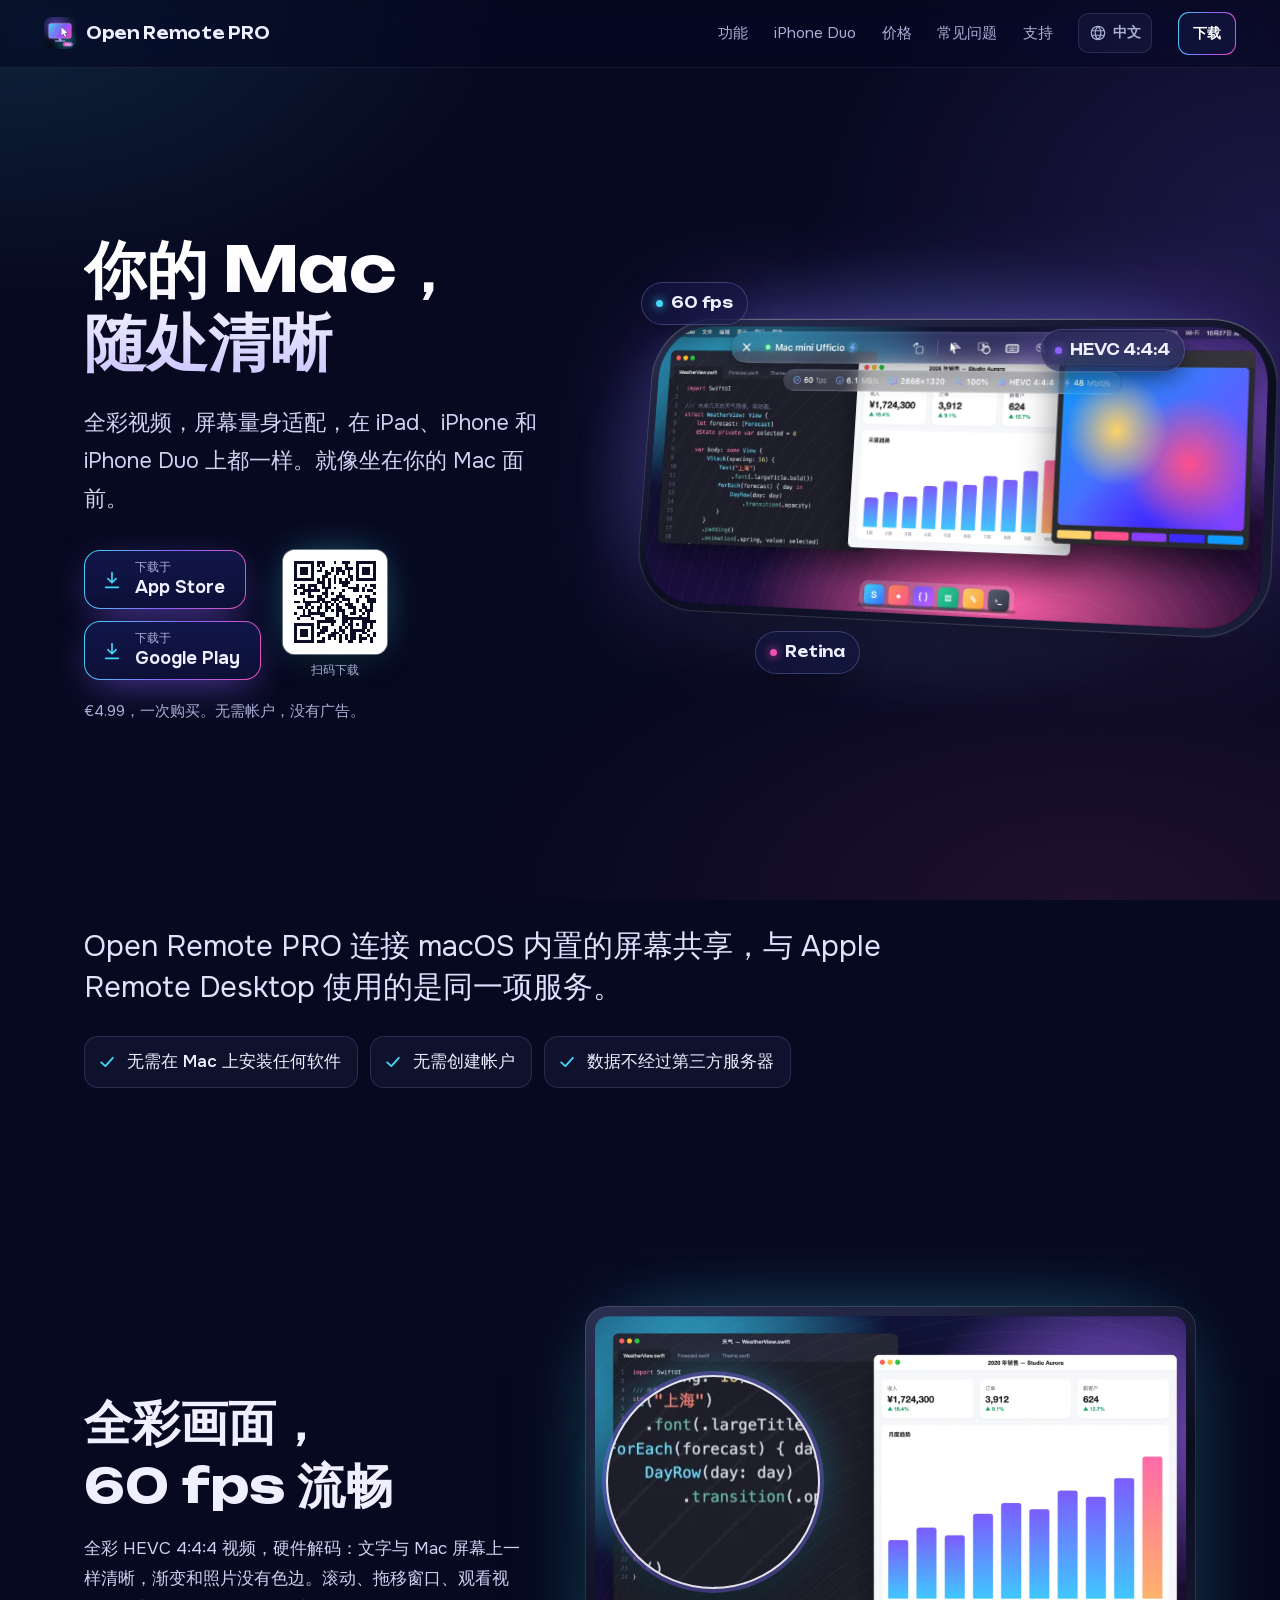
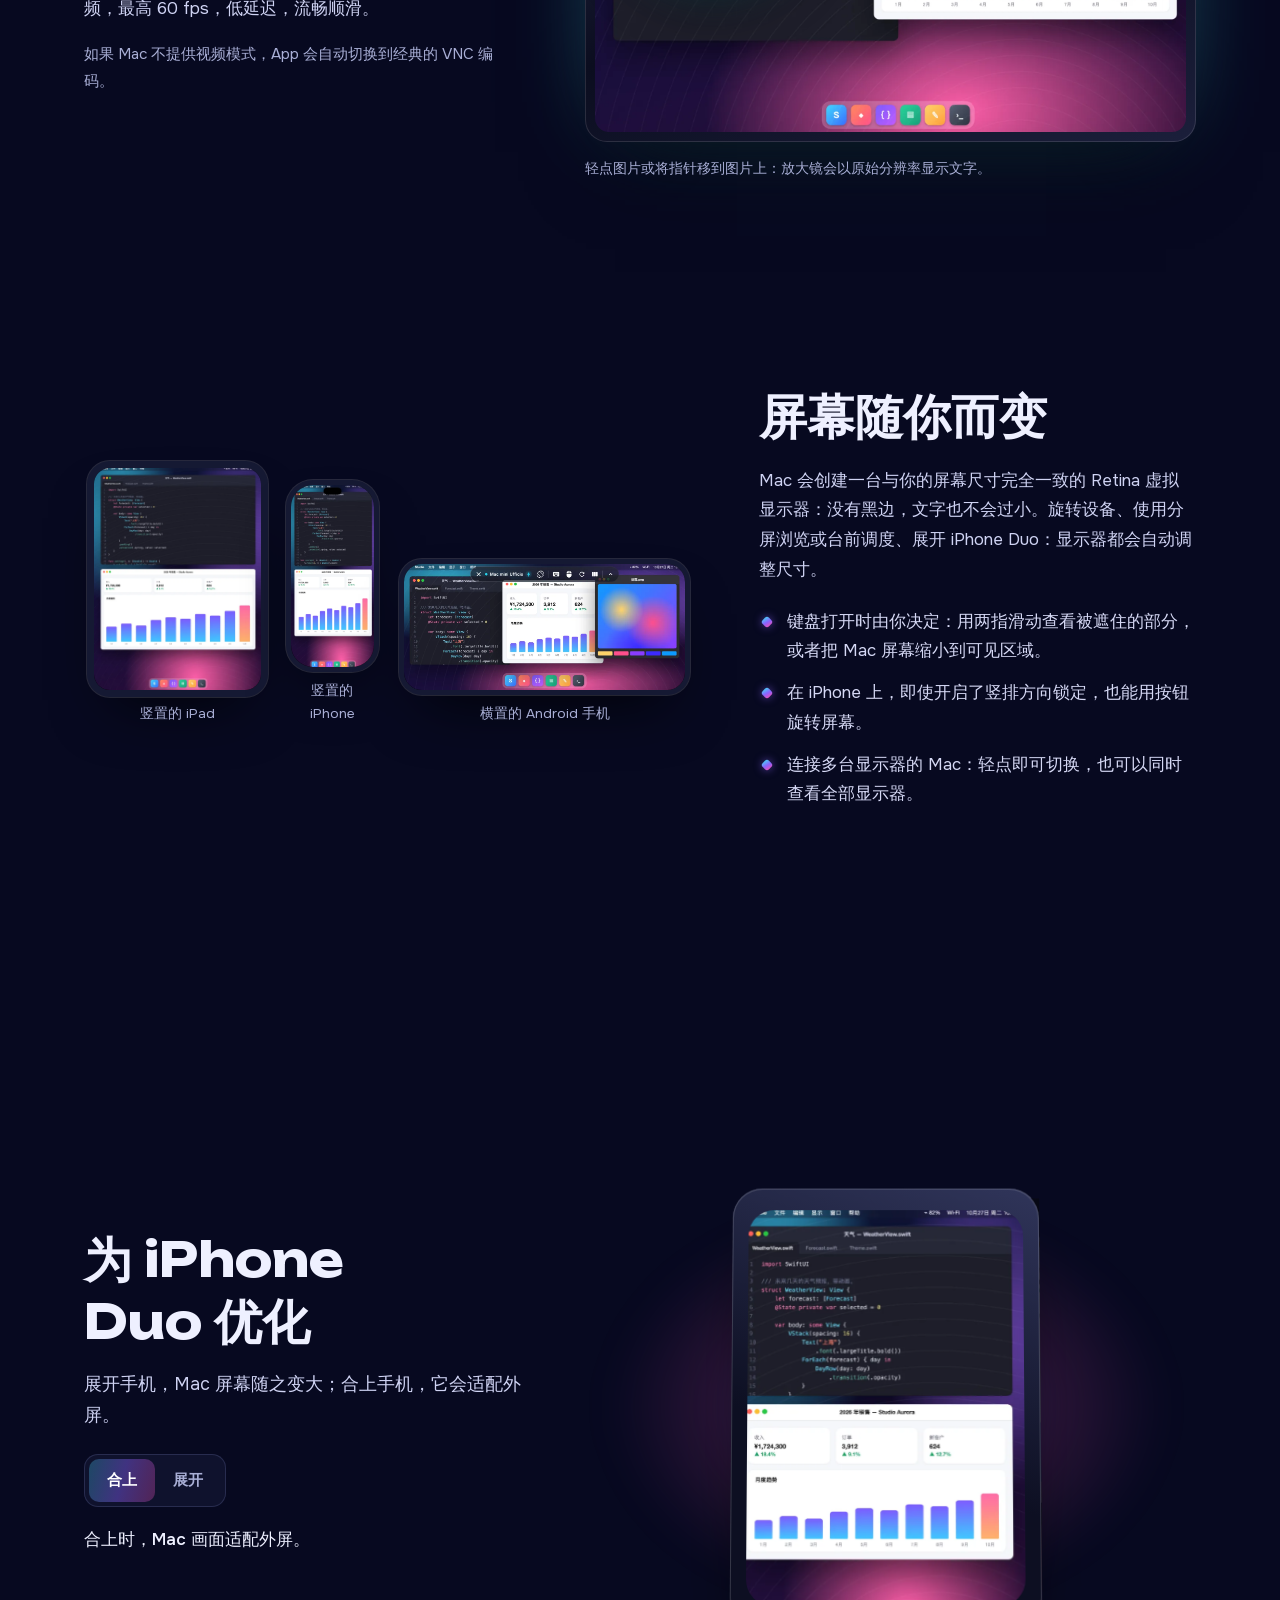
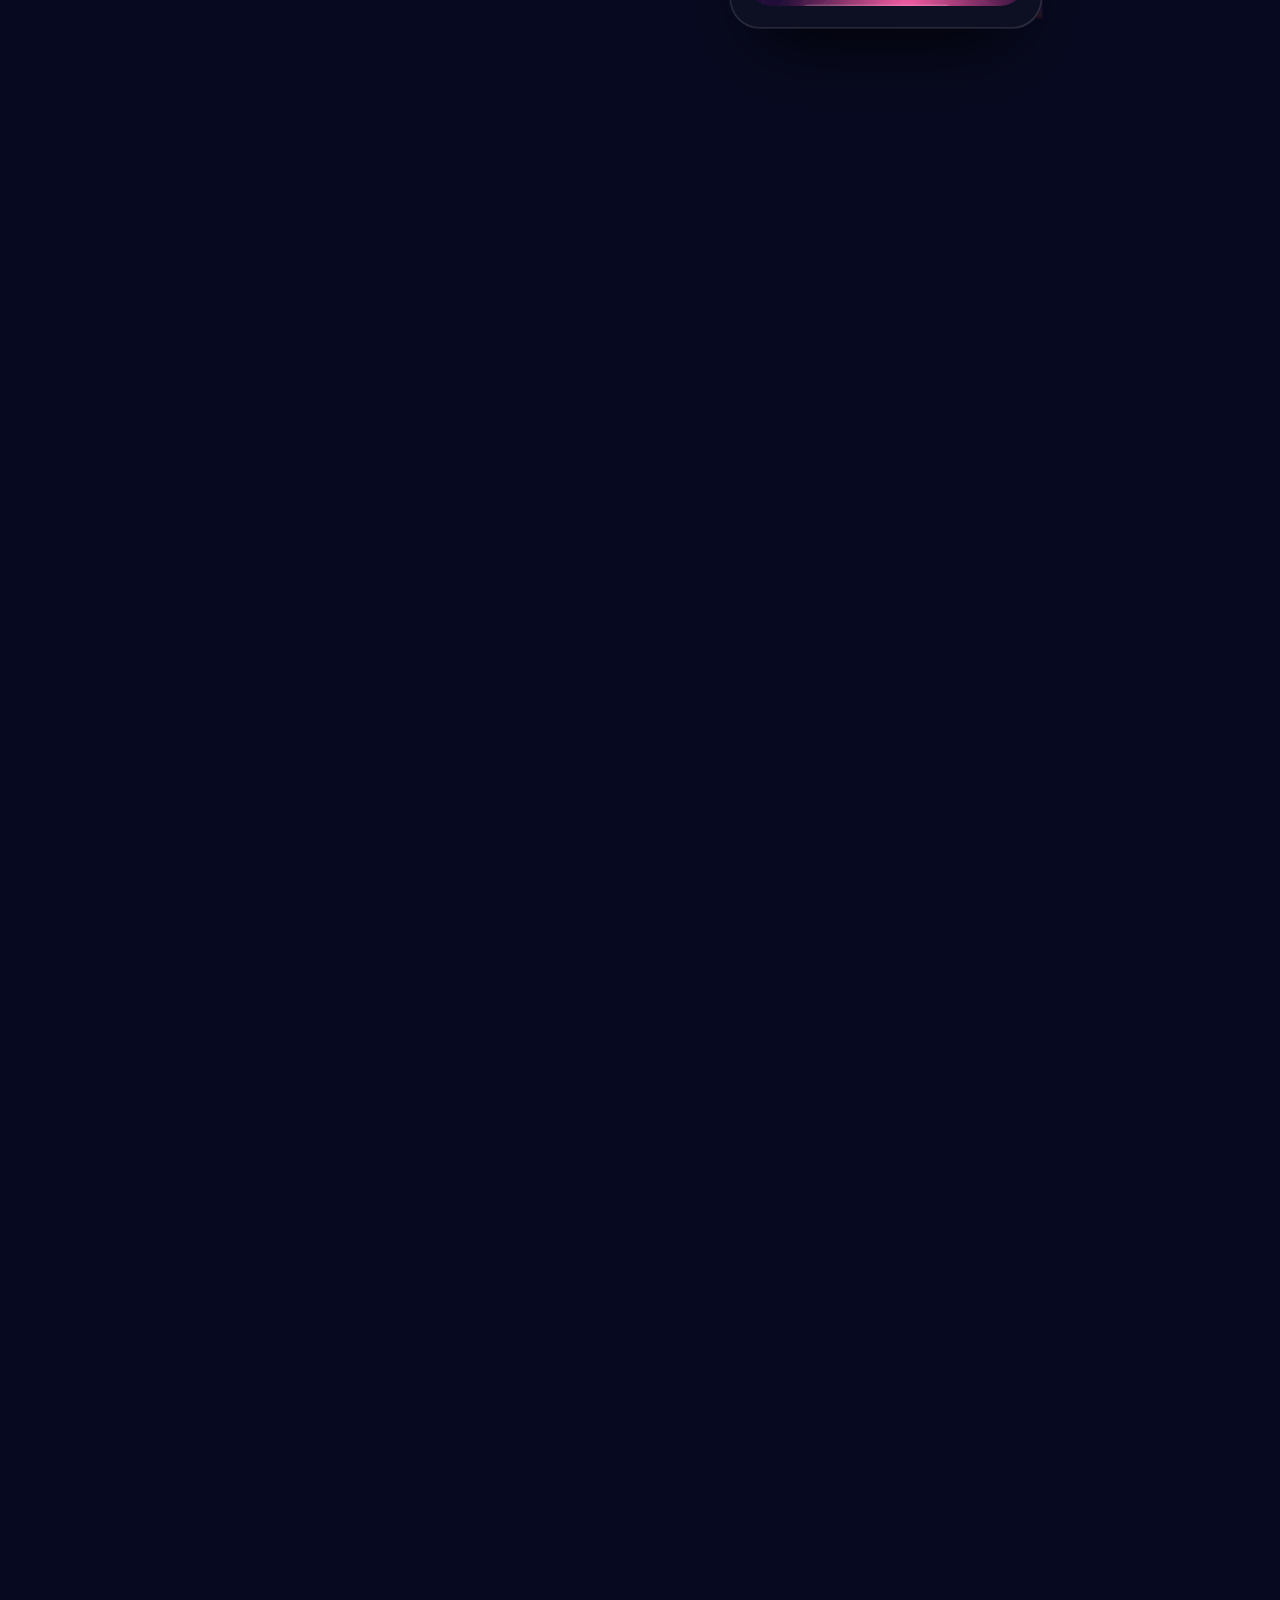
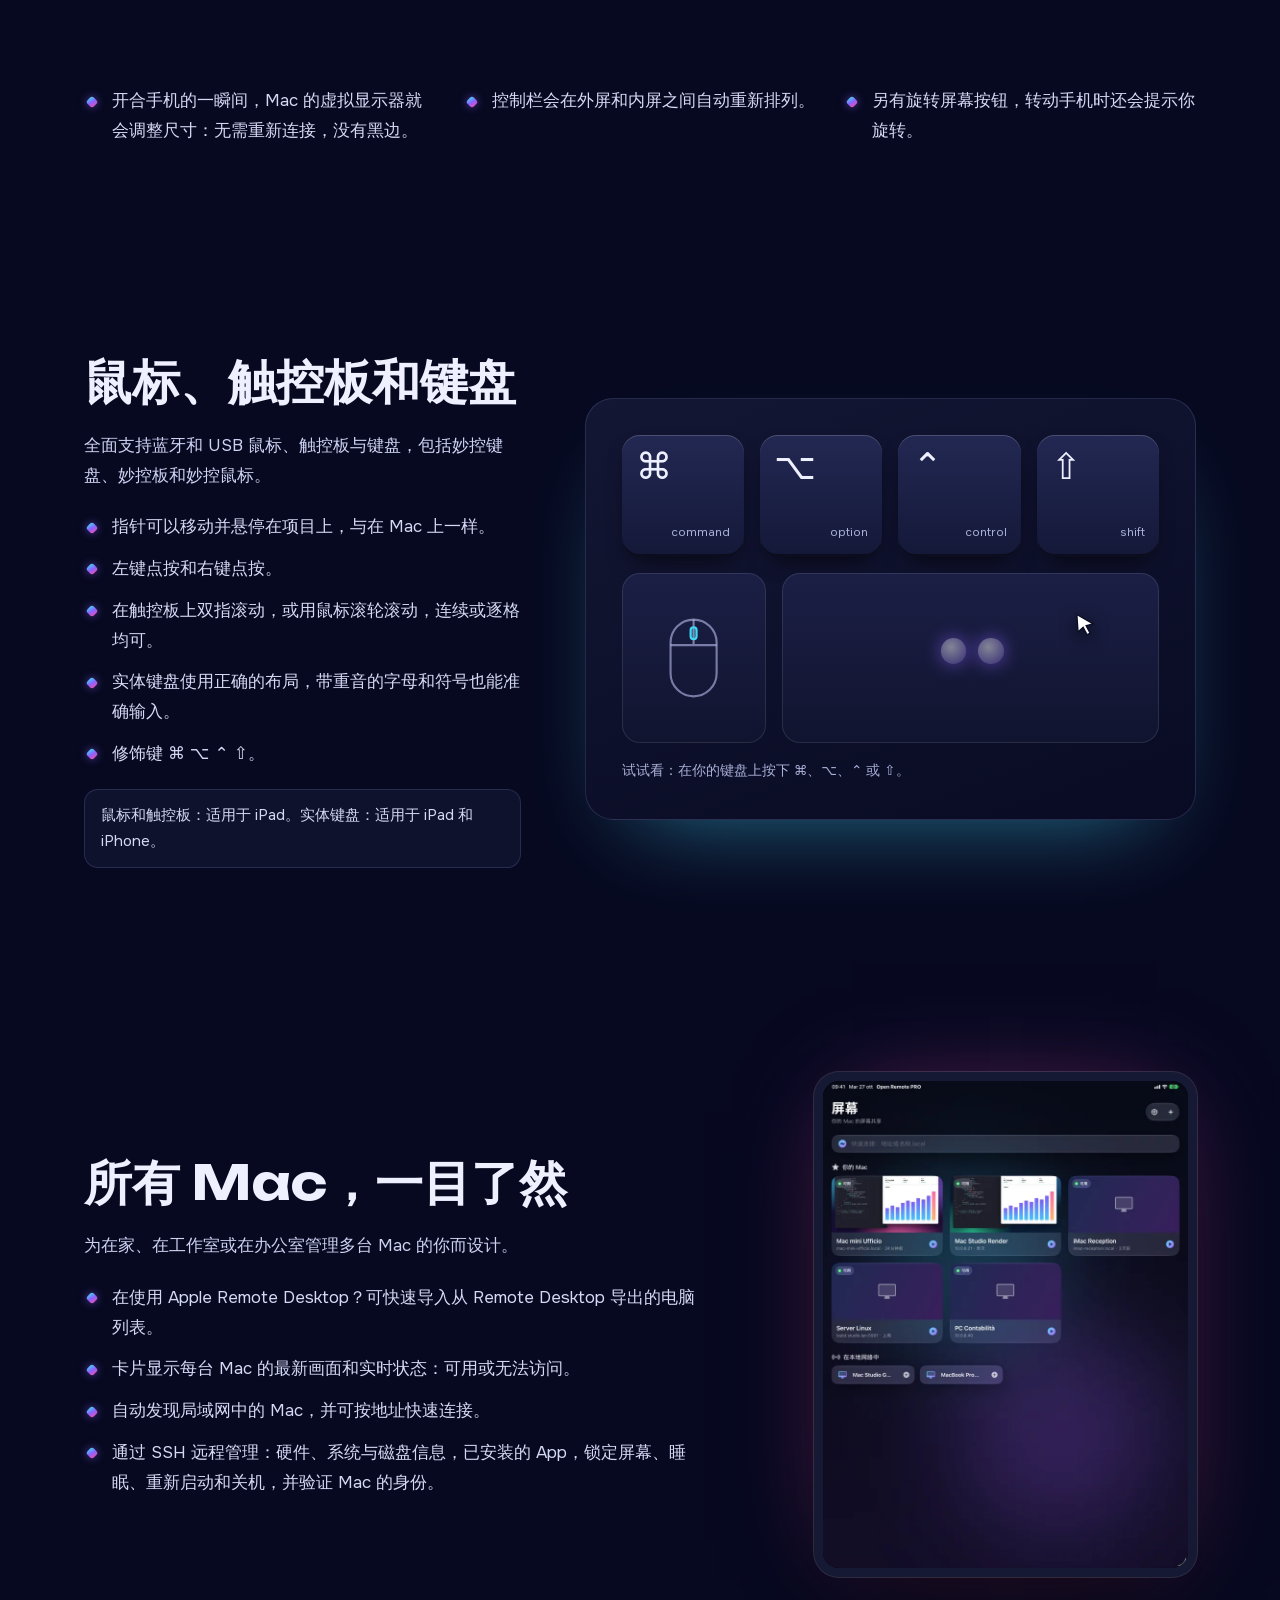
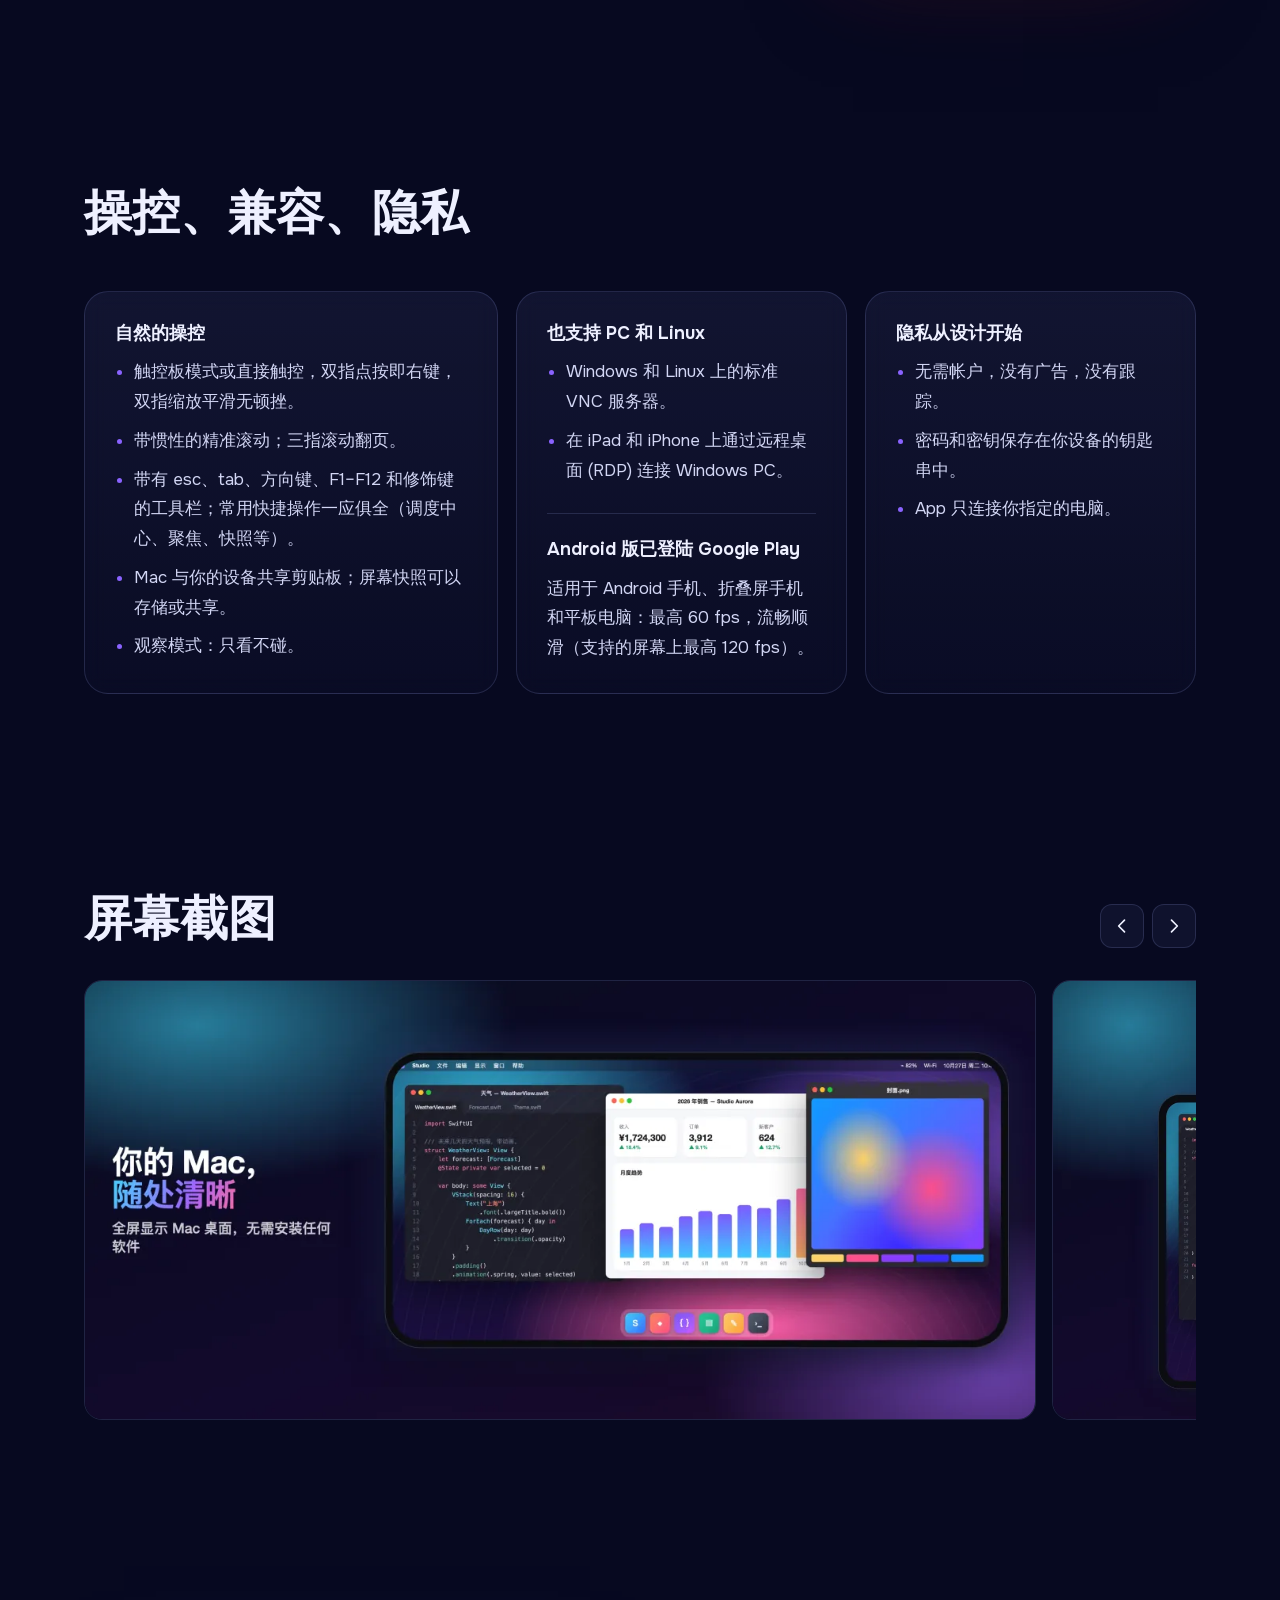
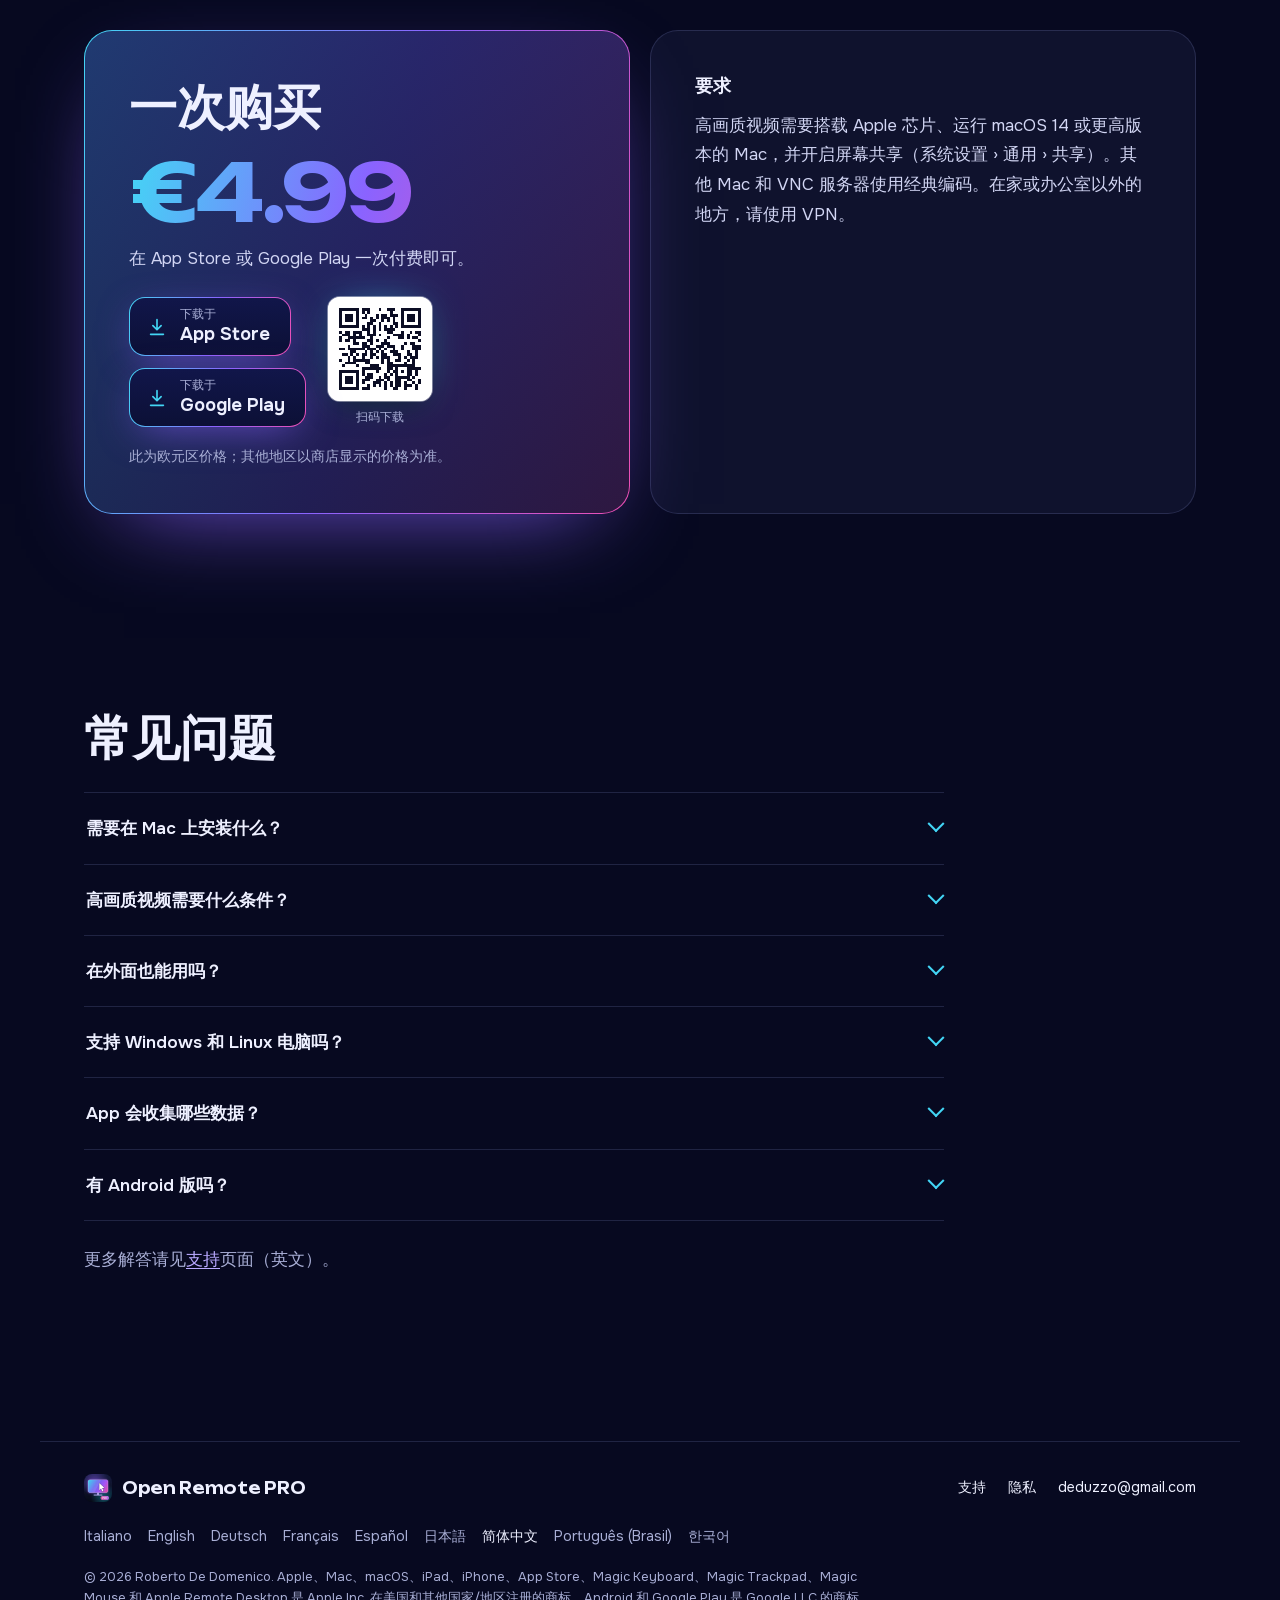
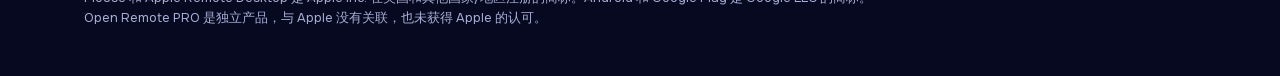
<file: zh-hans/index.html>
<!doctype html>
<html lang="zh-Hans" dir="ltr">
<head>
<meta charset="utf-8">
<meta name="viewport" content="width=device-width,initial-scale=1,viewport-fit=cover">
<title>Open Remote PRO · 你的 Mac，随处清晰</title>
<meta name="description" content="在 iPhone、iPad 和 iPhone Duo 上使用你的 Mac：最高 60 fps 的全彩 HEVC 4:4:4 视频，量身适配的虚拟显示器，通过 SSH 远程管理。无需帐户，不收集任何数据。">
<meta name="theme-color" content="#070920">
<link rel="canonical" href="https://deduzzo.github.io/openremotepro/zh-hans/">
<link rel="alternate" hreflang="it" href="https://deduzzo.github.io/openremotepro/">
<link rel="alternate" hreflang="en" href="https://deduzzo.github.io/openremotepro/en/">
<link rel="alternate" hreflang="de" href="https://deduzzo.github.io/openremotepro/de/">
<link rel="alternate" hreflang="fr" href="https://deduzzo.github.io/openremotepro/fr/">
<link rel="alternate" hreflang="es" href="https://deduzzo.github.io/openremotepro/es/">
<link rel="alternate" hreflang="ja" href="https://deduzzo.github.io/openremotepro/ja/">
<link rel="alternate" hreflang="zh-Hans" href="https://deduzzo.github.io/openremotepro/zh-hans/">
<link rel="alternate" hreflang="pt-BR" href="https://deduzzo.github.io/openremotepro/pt-br/">
<link rel="alternate" hreflang="ko" href="https://deduzzo.github.io/openremotepro/ko/">
<link rel="alternate" hreflang="x-default" href="https://deduzzo.github.io/openremotepro/en/">
<meta property="og:type" content="website">
<meta property="og:site_name" content="Open Remote PRO">
<meta property="og:title" content="Open Remote PRO · 你的 Mac，随处清晰">
<meta property="og:description" content="在 iPhone、iPad 和 iPhone Duo 上使用你的 Mac：最高 60 fps 的全彩 HEVC 4:4:4 视频，量身适配的虚拟显示器，通过 SSH 远程管理。无需帐户，不收集任何数据。">
<meta property="og:url" content="https://deduzzo.github.io/openremotepro/zh-hans/">
<meta property="og:locale" content="zh_CN">
<meta property="og:image" content="https://deduzzo.github.io/openremotepro/img/zh-hans/og.jpg">
<meta property="og:image:width" content="1024">
<meta property="og:image:height" content="500">
<meta name="twitter:card" content="summary_large_image">
<link rel="icon" type="image/png" href="../img/favicon.png">
<link rel="apple-touch-icon" href="../img/apple-touch-icon.png">
<link rel="preload" href="../fonts/unbounded.woff2" as="font" type="font/woff2" crossorigin>
<link rel="preload" href="../img/zh-hans/hero.webp" as="image">
<link rel="stylesheet" href="../style.css">
<script>document.documentElement.classList.add('js')</script>
</head>
<body class="landing">
<a class="skip" href="#main">跳到正文</a>

<header class="top">
  <a class="brand" href="./"><img src="../img/icon.webp" width="32" height="32" alt=""><span>Open Remote PRO</span></a>
  <nav class="top-nav" aria-label="页面导航">
    <a href="#funzioni">功能</a>
    <a href="#duo">iPhone Duo</a>
    <a href="#prezzo">价格</a>
    <a href="#faq">常见问题</a>
    <a class="nav-support" href="../en/support.html">支持</a>
  </nav>
  <details class="lang">
    <summary aria-label="语言"><svg viewBox="0 0 24 24" width="18" height="18" aria-hidden="true"><path fill="none" stroke="currentColor" stroke-width="1.6" d="M12 21a9 9 0 1 0 0-18 9 9 0 0 0 0 18Zm0 0c2.5-2.4 3.8-5.4 3.8-9S14.5 5.4 12 3m0 18c-2.5-2.4-3.8-5.4-3.8-9S9.5 5.4 12 3M3.5 9h17M3.5 15h17"/></svg><span>中文</span></summary>
    <ul><li><a href="../" hreflang="it" lang="it">Italiano</a></li><li><a href="../en/" hreflang="en" lang="en">English</a></li><li><a href="../de/" hreflang="de" lang="de">Deutsch</a></li><li><a href="../fr/" hreflang="fr" lang="fr">Français</a></li><li><a href="../es/" hreflang="es" lang="es">Español</a></li><li><a href="../ja/" hreflang="ja" lang="ja">日本語</a></li><li><a href="../zh-hans/" hreflang="zh-Hans" lang="zh-Hans" aria-current="page">简体中文</a></li><li><a href="../pt-br/" hreflang="pt-BR" lang="pt-BR">Português (Brasil)</a></li><li><a href="../ko/" hreflang="ko" lang="ko">한국어</a></li></ul>
  </details>
  <a class="btn btn-small" href="https://apps.apple.com/app/id6828052464">下载</a>
</header>

<main id="main">

<section class="hero">
  <div class="hero-text">
    <h1>你的 Mac，随处清晰</h1>
    <p class="hero-lead">全彩视频，屏幕量身适配，在 iPad、iPhone 和 iPhone Duo 上都一样。就像坐在你的 Mac 面前。</p>
    <div class="cta-row">
      <a class="store store-apple" href="https://apps.apple.com/app/id6828052464">
        <svg viewBox="0 0 24 24" width="22" height="22" aria-hidden="true"><path fill="none" stroke="currentColor" stroke-width="1.8" stroke-linecap="round" d="M12 4v11m0 0-4.5-4.5M12 15l4.5-4.5M5 20h14"/></svg>
        <span><small>下载于</small>App Store</span>
      </a>
      <a class="store store-play" href="https://play.google.com/store/apps/details?id=com.deduzzo.openremotepro">
        <svg viewBox="0 0 24 24" width="22" height="22" aria-hidden="true"><path fill="none" stroke="currentColor" stroke-width="1.8" stroke-linecap="round" d="M12 4v11m0 0-4.5-4.5M12 15l4.5-4.5M5 20h14"/></svg>
        <span><small>下载于</small>Google Play</span>
      </a>
      <figure class="qr"><img src="../img/qr-appstore.svg" width="37" height="37" alt="从 App Store 下载 Open Remote PRO 的二维码"><figcaption>扫码下载</figcaption></figure>
    </div>
    <p class="hero-price">€4.99，一次购买。无需帐户，没有广告。</p>
  </div>
  <div class="hero-visual" aria-hidden="false">
    <div class="glow"></div>
    <figure class="phone-land">
      <div class="phone-screen"><img src="../img/zh-hans/hero.webp" width="1800" height="828" alt="横置的 iPhone 上显示的演示 Mac 桌面，带有 Open Remote PRO 控制栏和 60 fps 计数" fetchpriority="high"></div>
    </figure>
    <ul class="chips" aria-label="概览">
      <li class="chip c1">60 fps</li>
      <li class="chip c2">HEVC 4:4:4</li>
      <li class="chip c3">Retina</li>
    </ul>
  </div>
</section>

<section class="plain" aria-labelledby="t-plain">
  <h2 id="t-plain" class="visually-hidden">工作原理</h2>
  <p class="plain-text">Open Remote PRO 连接 macOS 内置的屏幕共享，与 Apple Remote Desktop 使用的是同一项服务。</p>
  <ul class="plain-list">
    <li><svg viewBox="0 0 24 24" aria-hidden="true"><path d="M5 12.5 10 17l9-10"/></svg>无需在 Mac 上安装任何软件</li>
    <li><svg viewBox="0 0 24 24" aria-hidden="true"><path d="M5 12.5 10 17l9-10"/></svg>无需创建帐户</li>
    <li><svg viewBox="0 0 24 24" aria-hidden="true"><path d="M5 12.5 10 17l9-10"/></svg>数据不经过第三方服务器</li>
  </ul>
</section>

<section id="funzioni" class="feature feature-video">
  <div class="feature-text">
    <h2>全彩画面，60 fps 流畅</h2>
    <p>全彩 HEVC 4:4:4 视频，硬件解码：文字与 Mac 屏幕上一样清晰，渐变和照片没有色边。滚动、拖移窗口、观看视频，最高 60 fps，低延迟，流畅顺滑。</p>
    <p class="note">如果 Mac 不提供视频模式，App 会自动切换到经典的 VNC 编码。</p>
  </div>
  <figure class="lens-figure reveal" data-lens>
    <div class="frame-flat"><img src="../img/zh-hans/duo-open.webp" width="1600" height="1126" alt="在展开的 iPhone Duo 上显示的演示 Mac 桌面，有代码和图表" loading="lazy"></div>
    <div class="lens" aria-hidden="true"></div>
    <figcaption>轻点图片或将指针移到图片上：放大镜会以原始分辨率显示文字。</figcaption>
  </figure>
</section>

<section class="feature feature-fit">
  <div class="feature-text">
    <h2>屏幕随你而变</h2>
    <p>Mac 会创建一台与你的屏幕尺寸完全一致的 Retina 虚拟显示器：没有黑边，文字也不会过小。旋转设备、使用分屏浏览或台前调度、展开 iPhone Duo：显示器都会自动调整尺寸。</p>
    <ul class="ticks"><li>键盘打开时由你决定：用两指滑动查看被遮住的部分，或者把 Mac 屏幕缩小到可见区域。</li><li>在 iPhone 上，即使开启了竖排方向锁定，也能用按钮旋转屏幕。</li><li>连接多台显示器的 Mac：轻点即可切换，也可以同时查看全部显示器。</li></ul>
  </div>
  <div class="trio reveal">
    <figure class="dev dev-tablet"><div class="dev-screen"><img src="../img/zh-hans/ipad-port.webp" width="720" height="960" alt="竖置的 iPad 上显示的演示 Mac 桌面，窗口上下排列" loading="lazy"></div><figcaption>竖置的 iPad</figcaption></figure>
    <figure class="dev dev-phone"><div class="dev-screen"><img src="../img/zh-hans/phone-port.webp" width="480" height="1043" alt="竖置的 iPhone 上显示的演示 Mac 桌面" loading="lazy"></div><figcaption>竖置的 iPhone</figcaption></figure>
    <figure class="dev dev-android"><div class="dev-screen"><img src="../img/zh-hans/android.webp" width="1100" height="495" alt="横置的 Android 手机上显示的演示 Mac 桌面" loading="lazy"></div><figcaption>横置的 Android 手机</figcaption></figure>
  </div>
</section>

<section id="duo" class="duo" data-duo>
  <div class="duo-track">
    <div class="duo-stage">
      <div class="duo-text">
        <h2>为 iPhone Duo 优化</h2>
        <p class="duo-lead">展开手机，Mac 屏幕随之变大；合上手机，它会适配外屏。</p>
        <div class="duo-switch" role="group" aria-label="iPhone Duo">
          <button type="button" data-duo-set="0" aria-pressed="false">合上</button>
          <button type="button" data-duo-set="1" aria-pressed="true">展开</button>
        </div>
        <p class="duo-state">
          <span class="s-closed">合上时，Mac 画面适配外屏。</span>
          <span class="s-open">展开后，它就是一块真正的 7.6 英寸桌面，拥有笔记本电脑般的空间。</span>
        </p>
      </div>
      <div class="duo-visual">
        <div class="duo-device" style="--p:1">
          <div class="duo-half duo-left"><div class="duo-scr" style="background-image:url(../img/zh-hans/duo-open.webp)"></div></div>
          <div class="duo-flap">
            <div class="duo-face duo-front"><div class="duo-scr" style="background-image:url(../img/zh-hans/duo-open.webp)"></div></div>
            <div class="duo-face duo-back"><div class="duo-outer"><img src="../img/zh-hans/duo-closed.webp" width="700" height="1018" alt="合上的 iPhone Duo 外屏上显示的演示 Mac" loading="lazy"></div></div>
          </div>
          <span class="duo-hinge" aria-hidden="true"></span>
        </div>
        <img class="visually-hidden" src="../img/zh-hans/duo-open.webp" alt="展开的 iPhone Duo 内屏上显示的演示 Mac" loading="lazy">
      </div>
    </div>
  </div>
  <ul class="ticks duo-ticks"><li>开合手机的一瞬间，Mac 的虚拟显示器就会调整尺寸：无需重新连接，没有黑边。</li><li>控制栏会在外屏和内屏之间自动重新排列。</li><li>另有旋转屏幕按钮，转动手机时还会提示你旋转。</li></ul>
</section>

<section id="input" class="feature feature-input">
  <div class="feature-text">
    <h2>鼠标、触控板和键盘</h2>
    <p>全面支持蓝牙和 USB 鼠标、触控板与键盘，包括妙控键盘、妙控板和妙控鼠标。</p>
    <ul class="ticks"><li>指针可以移动并悬停在项目上，与在 Mac 上一样。</li><li>左键点按和右键点按。</li><li>在触控板上双指滚动，或用鼠标滚轮滚动，连续或逐格均可。</li><li>实体键盘使用正确的布局，带重音的字母和符号也能准确输入。</li><li>修饰键 ⌘ ⌥ ⌃ ⇧。</li></ul>
    <p class="note">鼠标和触控板：适用于 iPad。实体键盘：适用于 iPad 和 iPhone。</p>
  </div>
  <div class="input-visual reveal">
    <div class="keys" aria-hidden="true">
      <span class="key" data-key="Meta"><b>⌘</b><i>command</i></span>
      <span class="key" data-key="Alt"><b>⌥</b><i>option</i></span>
      <span class="key" data-key="Control"><b>⌃</b><i>control</i></span>
      <span class="key" data-key="Shift"><b>⇧</b><i>shift</i></span>
    </div>
    <div class="pads" aria-hidden="true">
      <div class="pad pad-mouse"><svg viewBox="0 0 60 96"><rect x="3" y="3" width="54" height="90" rx="27"/><path d="M30 3v30M3 33h54"/><rect class="wheel" x="26.5" y="12" width="7" height="14" rx="3.5"/></svg></div>
      <div class="pad pad-track"><span class="finger"></span><span class="finger"></span><svg class="cursor" viewBox="0 0 24 24"><path d="M5 3l14 8-6 1.6 3.4 6.4-2.6 1.4-3.4-6.4L6 18z"/></svg></div>
    </div>
    <p class="key-hint">试试看：在你的键盘上按下 ⌘、⌥、⌃ 或 ⇧。</p>
  </div>
</section>

<section class="feature feature-manage">
  <div class="feature-text">
    <h2>所有 Mac，一目了然</h2>
    <p>为在家、在工作室或在办公室管理多台 Mac 的你而设计。</p>
    <ul class="ticks"><li>在使用 Apple Remote Desktop？可快速导入从 Remote Desktop 导出的电脑列表。</li><li>卡片显示每台 Mac 的最新画面和实时状态：可用或无法访问。</li><li>自动发现局域网中的 Mac，并可按地址快速连接。</li><li>通过 SSH 远程管理：硬件、系统与磁盘信息，已安装的 App，锁定屏幕、睡眠、重新启动和关机，并验证 Mac 的身份。</li></ul>
  </div>
  <figure class="dev dev-tablet dev-big reveal"><div class="dev-screen"><img src="../img/zh-hans/home.webp" width="760" height="1013" alt="iPad 上 App 中的 Mac 列表，显示每台 Mac 的屏幕预览和“可用”状态" loading="lazy"></div></figure>
</section>

<section class="grid-more" aria-labelledby="t-more">
  <h2 id="t-more">操控、兼容、隐私</h2>
  <div class="more-cols">
    <div class="more">
      <h3>自然的操控</h3>
      <ul><li>触控板模式或直接触控，双指点按即右键，双指缩放平滑无顿挫。</li><li>带惯性的精准滚动；三指滚动翻页。</li><li>带有 esc、tab、方向键、F1–F12 和修饰键的工具栏；常用快捷操作一应俱全（调度中心、聚焦、快照等）。</li><li>Mac 与你的设备共享剪贴板；屏幕快照可以存储或共享。</li><li>观察模式：只看不碰。</li></ul>
    </div>
    <div class="more">
      <h3>也支持 PC 和 Linux</h3>
      <ul><li>Windows 和 Linux 上的标准 VNC 服务器。</li><li>在 iPad 和 iPhone 上通过远程桌面 (RDP) 连接 Windows PC。</li></ul>
      <h3>Android 版已登陆 Google Play</h3>
      <p>适用于 Android 手机、折叠屏手机和平板电脑：最高 60 fps，流畅顺滑（支持的屏幕上最高 120 fps）。</p>
    </div>
    <div class="more">
      <h3>隐私从设计开始</h3>
      <ul><li>无需帐户，没有广告，没有跟踪。</li><li>密码和密钥保存在你设备的钥匙串中。</li><li>App 只连接你指定的电脑。</li></ul>
    </div>
  </div>
</section>

<section class="gallery" aria-labelledby="t-gal">
  <div class="gallery-head">
    <h2 id="t-gal">屏幕截图</h2>
    <div class="gallery-nav">
      <button type="button" data-gal="-1" aria-label="上一张"><svg viewBox="0 0 24 24" aria-hidden="true"><path d="M15 5l-7 7 7 7"/></svg></button>
      <button type="button" data-gal="1" aria-label="下一张"><svg viewBox="0 0 24 24" aria-hidden="true"><path d="M9 5l7 7-7 7"/></svg></button>
    </div>
  </div>
  <ul class="gallery-track" tabindex="0" aria-label="屏幕截图">
    <li class="g-land"><img src="../img/zh-hans/g1.webp" width="1200" height="552" alt="你的 Mac，随处清晰：在 iPhone 上全屏显示 Mac 桌面" loading="lazy"></li>
    <li class="g-wide"><img src="../img/zh-hans/g2.webp" width="1100" height="774" alt="为 iPhone Duo 优化：合上或展开，Mac 屏幕随之适配" loading="lazy"></li>
    <li class="g-port"><img src="../img/zh-hans/g3.webp" width="700" height="933" alt="所有 Mac，一目了然：每台 Mac 的屏幕预览与实时状态" loading="lazy"></li>
    <li class="g-land"><img src="../img/zh-hans/g4.webp" width="1200" height="552" alt="全彩画面，60 fps 流畅：硬件解码的 HEVC 4:4:4 视频" loading="lazy"></li>
    <li class="g-port"><img src="../img/zh-hans/g5.webp" width="700" height="933" alt="随心操控：触控板模式或直接触控，键盘布局准确无误" loading="lazy"></li>
    <li class="g-land"><img src="../img/zh-hans/g6.webp" width="1200" height="675" alt="在 Android 手机上显示 Mac 桌面" loading="lazy"></li>
  </ul>
</section>

<section id="prezzo" class="price" aria-labelledby="t-price">
  <div class="price-card">
    <h2 id="t-price">一次购买</h2>
    <p class="price-tag">€4.99</p>
    <p class="price-sub">在 App Store 或 Google Play 一次付费即可。</p>
    <div class="price-get">
    <a class="store store-apple" href="https://apps.apple.com/app/id6828052464">
      <svg viewBox="0 0 24 24" width="22" height="22" aria-hidden="true"><path fill="none" stroke="currentColor" stroke-width="1.8" stroke-linecap="round" d="M12 4v11m0 0-4.5-4.5M12 15l4.5-4.5M5 20h14"/></svg>
      <span><small>下载于</small>App Store</span>
    </a>
    <figure class="qr"><img src="../img/qr-appstore.svg" width="37" height="37" alt="从 App Store 下载 Open Remote PRO 的二维码"><figcaption>扫码下载</figcaption></figure>
    <a class="store store-play" href="https://play.google.com/store/apps/details?id=com.deduzzo.openremotepro">
      <svg viewBox="0 0 24 24" width="22" height="22" aria-hidden="true"><path fill="none" stroke="currentColor" stroke-width="1.8" stroke-linecap="round" d="M12 4v11m0 0-4.5-4.5M12 15l4.5-4.5M5 20h14"/></svg>
      <span><small>下载于</small>Google Play</span>
    </a>
    </div>
    <p class="note">此为欧元区价格；其他地区以商店显示的价格为准。</p>
  </div>
  <div class="req">
    <h3>要求</h3>
    <p>高画质视频需要搭载 Apple 芯片、运行 macOS 14 或更高版本的 Mac，并开启屏幕共享（系统设置 › 通用 › 共享）。其他 Mac 和 VNC 服务器使用经典编码。在家或办公室以外的地方，请使用 VPN。</p>
  </div>
</section>

<section id="faq" class="faq" aria-labelledby="t-faq">
  <h2 id="t-faq">常见问题</h2>
  <details><summary>需要在 Mac 上安装什么？</summary><div class="faq-a"><p>什么都不用装。在 Mac 上打开“系统设置 › 通用 › 共享”，开启屏幕共享。然后在 App 中添加这台 Mac（如果在同一网络中，它已经出现在列表里），用这台 Mac 上某个用户的名称和密码登录。</p></div></details>
<details><summary>高画质视频需要什么条件？</summary><div class="faq-a"><p>一台搭载 Apple 芯片、运行 macOS 14 或更高版本的 Mac。其他 Mac 和 VNC 服务器使用经典编码。</p></div></details>
<details><summary>在外面也能用吗？</summary><div class="faq-a"><p>可以，通过连接到 Mac 所在网络的 VPN 使用。不要把屏幕共享直接暴露在互联网上。</p></div></details>
<details><summary>支持 Windows 和 Linux 电脑吗？</summary><div class="faq-a"><p>支持 Windows 和 Linux 上的标准 VNC 服务器。在 iPad 和 iPhone 上，还可以通过远程桌面 (RDP) 连接 Windows PC。</p></div></details>
<details><summary>App 会收集哪些数据？</summary><div class="faq-a"><p>不收集任何数据：没有帐户、广告或跟踪。电脑列表、密码和密钥都保存在你的设备上，App 只连接你指定的电脑。</p></div></details>
<details><summary>有 Android 版吗？</summary><div class="faq-a"><p>有，已在 Google Play 上架，支持手机、折叠屏手机和平板电脑。</p></div></details>
  <p class="faq-more">更多解答请见<a href="../en/support.html">支持</a>页面（英文）。</p>
</section>

</main>

<footer class="foot">
  <div class="foot-row">
    <a class="brand" href="./"><img src="../img/icon.webp" width="28" height="28" alt=""><span>Open Remote PRO</span></a>
    <nav aria-label="信息">
      <a href="../en/support.html">支持</a>
      <a href="../en/privacy.html">隐私</a>
      <a href="mailto:deduzzo@gmail.com">deduzzo@gmail.com</a>
    </nav>
  </div>
  <p class="langs-inline"><a href="../" hreflang="it" lang="it">Italiano</a> <a href="../en/" hreflang="en" lang="en">English</a> <a href="../de/" hreflang="de" lang="de">Deutsch</a> <a href="../fr/" hreflang="fr" lang="fr">Français</a> <a href="../es/" hreflang="es" lang="es">Español</a> <a href="../ja/" hreflang="ja" lang="ja">日本語</a> <a href="../zh-hans/" hreflang="zh-Hans" lang="zh-Hans" aria-current="page">简体中文</a> <a href="../pt-br/" hreflang="pt-BR" lang="pt-BR">Português (Brasil)</a> <a href="../ko/" hreflang="ko" lang="ko">한국어</a></p>
  <p class="legal">© 2026 Roberto De Domenico. Apple、Mac、macOS、iPad、iPhone、App Store、Magic Keyboard、Magic Trackpad、Magic Mouse 和 Apple Remote Desktop 是 Apple Inc. 在美国和其他国家/地区注册的商标。Android 和 Google Play 是 Google LLC 的商标。Open Remote PRO 是独立产品，与 Apple 没有关联，也未获得 Apple 的认可。</p>
</footer>
<script src="../main.js" defer></script>
</body>
</html>
</file>
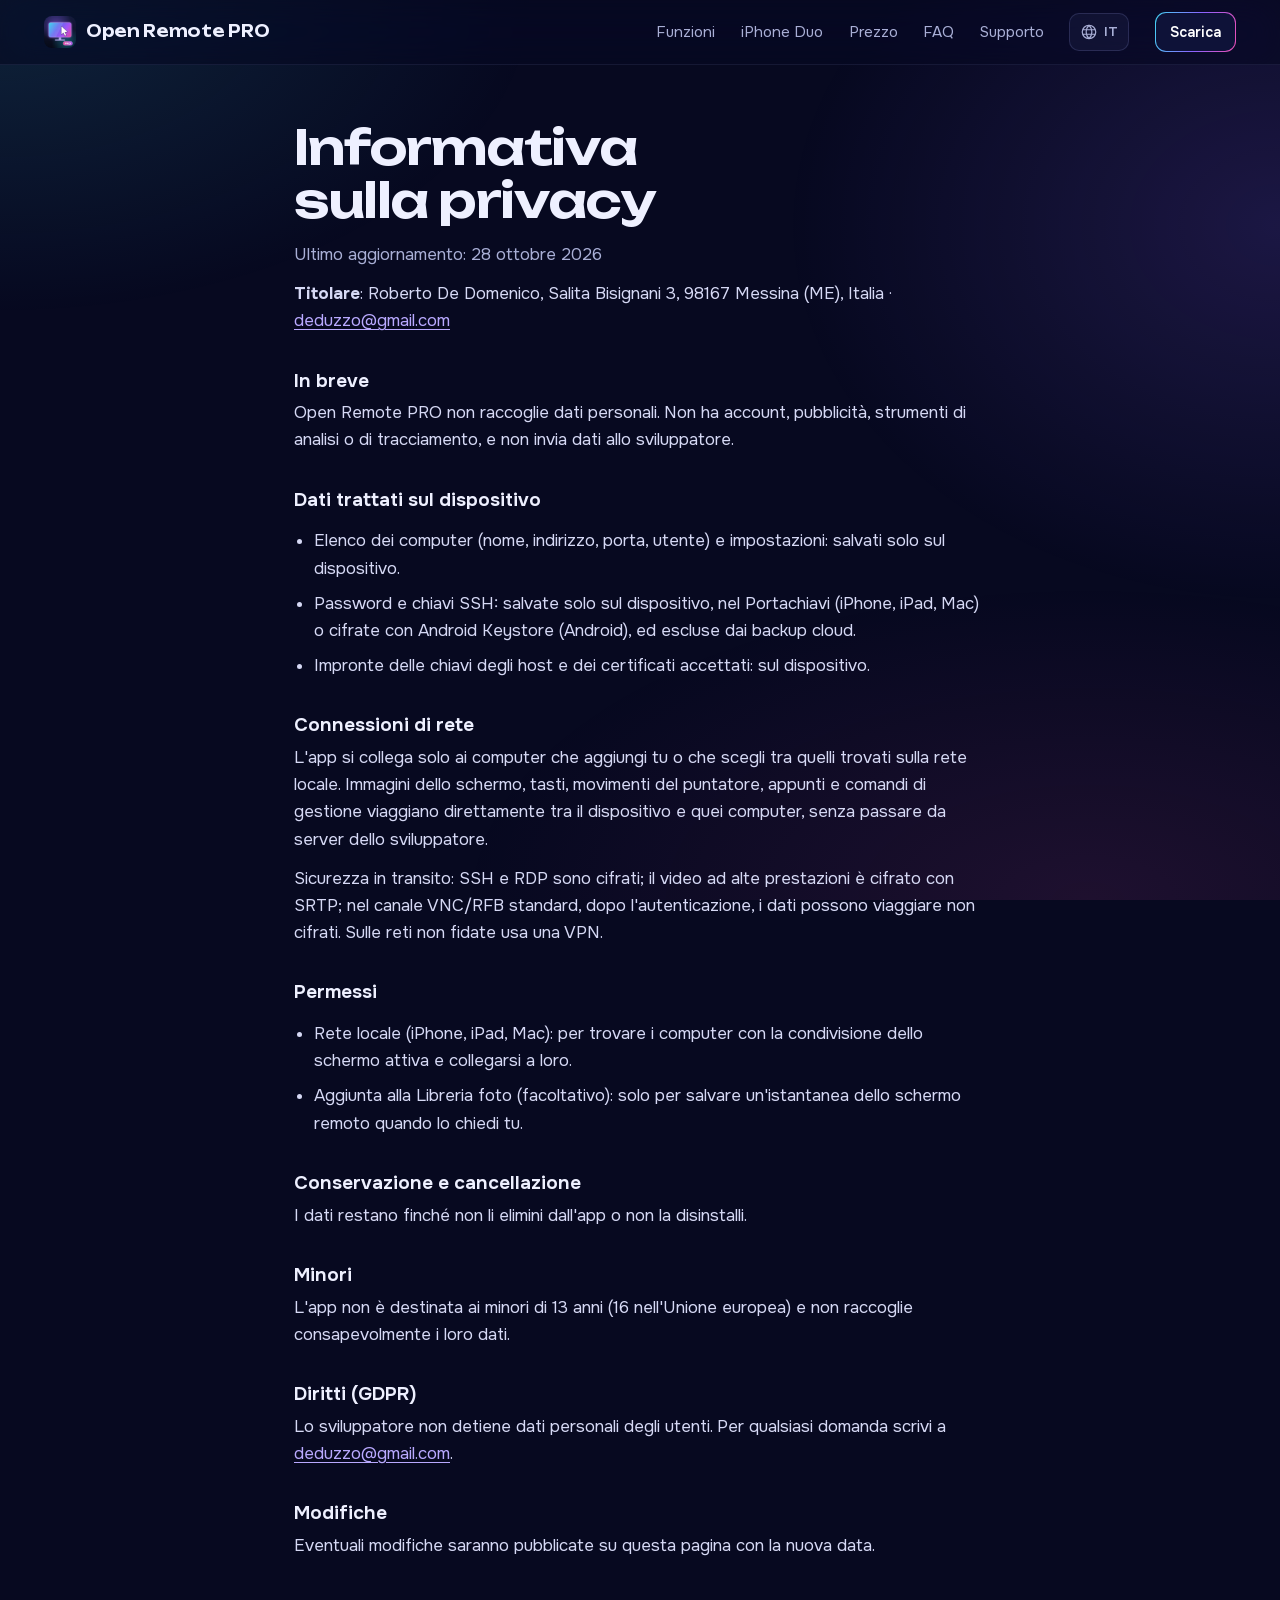
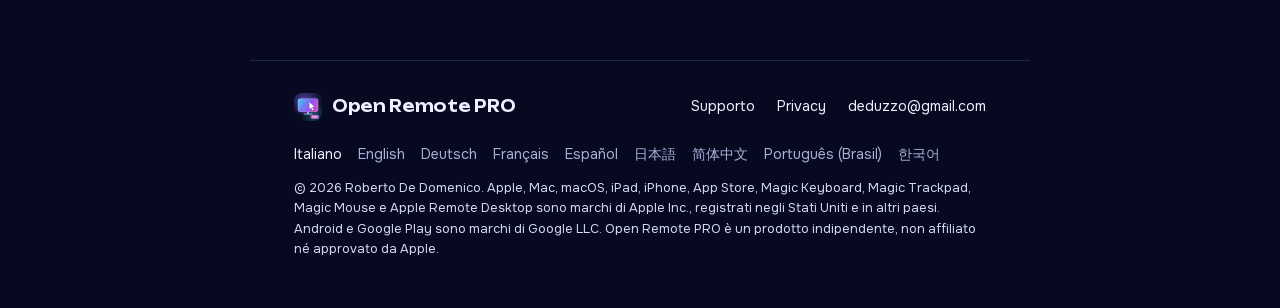
<file: privacy.html>
<!doctype html>
<html lang="it"><head><meta charset="utf-8"><meta name="viewport" content="width=device-width,initial-scale=1">
<title>Privacy · Open Remote PRO</title>
<meta name="theme-color" content="#070920">
<link rel="icon" type="image/png" href="img/favicon.png">
<link rel="stylesheet" href="style.css"></head>
<body class="doc">
<a class="skip" href="#main">Vai al contenuto</a>
<header class="top">
  <a class="brand" href="./"><img src="img/icon.webp" width="32" height="32" alt=""><span>Open Remote PRO</span></a>
  <nav class="top-nav" aria-label="Sezioni">
    <a href="./#funzioni">Funzioni</a>
    <a href="./#duo">iPhone Duo</a>
    <a href="./#prezzo">Prezzo</a>
    <a href="./#faq">FAQ</a>
    <a class="nav-support" href="support.html">Supporto</a>
  </nav>
  <details class="lang">
    <summary aria-label="Lingua"><svg viewBox="0 0 24 24" width="18" height="18" aria-hidden="true"><path fill="none" stroke="currentColor" stroke-width="1.6" d="M12 21a9 9 0 1 0 0-18 9 9 0 0 0 0 18Zm0 0c2.5-2.4 3.8-5.4 3.8-9S14.5 5.4 12 3m0 18c-2.5-2.4-3.8-5.4-3.8-9S9.5 5.4 12 3M3.5 9h17M3.5 15h17"/></svg><span>IT</span></summary>
    <ul><li><a href="privacy.html" hreflang="it" lang="it" aria-current="page">Italiano</a></li><li><a href="en/privacy.html" hreflang="en" lang="en">English</a></li><li><a href="de/" hreflang="de" lang="de">Deutsch</a></li><li><a href="fr/" hreflang="fr" lang="fr">Français</a></li><li><a href="es/" hreflang="es" lang="es">Español</a></li><li><a href="ja/" hreflang="ja" lang="ja">日本語</a></li><li><a href="zh-hans/" hreflang="zh-Hans" lang="zh-Hans">简体中文</a></li><li><a href="pt-br/" hreflang="pt-BR" lang="pt-BR">Português (Brasil)</a></li><li><a href="ko/" hreflang="ko" lang="ko">한국어</a></li></ul>
  </details>
  <a class="btn btn-small" href="https://apps.apple.com/app/id6828052464">Scarica</a>
</header>
<main id="main">
<h1>Informativa sulla privacy</h1>
<p class="muted">Ultimo aggiornamento: 28 ottobre 2026</p>
<p><strong>Titolare</strong>: Roberto De Domenico, Salita Bisignani 3, 98167 Messina (ME), Italia · <a href="mailto:deduzzo@gmail.com">deduzzo@gmail.com</a></p>
<h2>In breve</h2>
<p>Open Remote PRO non raccoglie dati personali. Non ha account, pubblicità, strumenti di analisi o di tracciamento, e non invia dati allo sviluppatore.</p>
<h2>Dati trattati sul dispositivo</h2>
<ul>
<li>Elenco dei computer (nome, indirizzo, porta, utente) e impostazioni: salvati solo sul dispositivo.</li>
<li>Password e chiavi SSH: salvate solo sul dispositivo, nel Portachiavi (iPhone, iPad, Mac) o cifrate con Android Keystore (Android), ed escluse dai backup cloud.</li>
<li>Impronte delle chiavi degli host e dei certificati accettati: sul dispositivo.</li>
</ul>
<h2>Connessioni di rete</h2>
<p>L'app si collega solo ai computer che aggiungi tu o che scegli tra quelli trovati sulla rete locale. Immagini dello schermo, tasti, movimenti del puntatore, appunti e comandi di gestione viaggiano direttamente tra il dispositivo e quei computer, senza passare da server dello sviluppatore.</p>
<p>Sicurezza in transito: SSH e RDP sono cifrati; il video ad alte prestazioni è cifrato con SRTP; nel canale VNC/RFB standard, dopo l'autenticazione, i dati possono viaggiare non cifrati. Sulle reti non fidate usa una VPN.</p>
<h2>Permessi</h2>
<ul>
<li>Rete locale (iPhone, iPad, Mac): per trovare i computer con la condivisione dello schermo attiva e collegarsi a loro.</li>
<li>Aggiunta alla Libreria foto (facoltativo): solo per salvare un'istantanea dello schermo remoto quando lo chiedi tu.</li>
</ul>
<h2>Conservazione e cancellazione</h2>
<p>I dati restano finché non li elimini dall'app o non la disinstalli.</p>
<h2>Minori</h2>
<p>L'app non è destinata ai minori di 13 anni (16 nell'Unione europea) e non raccoglie consapevolmente i loro dati.</p>
<h2>Diritti (GDPR)</h2>
<p>Lo sviluppatore non detiene dati personali degli utenti. Per qualsiasi domanda scrivi a <a href="mailto:deduzzo@gmail.com">deduzzo@gmail.com</a>.</p>
<h2>Modifiche</h2>
<p>Eventuali modifiche saranno pubblicate su questa pagina con la nuova data.</p>
</main>
<footer class="foot">
  <div class="foot-row">
    <a class="brand" href="./"><img src="img/icon.webp" width="28" height="28" alt=""><span>Open Remote PRO</span></a>
    <nav aria-label="Informazioni">
      <a href="support.html">Supporto</a>
      <a href="privacy.html" aria-current="page">Privacy</a>
      <a href="mailto:deduzzo@gmail.com">deduzzo@gmail.com</a>
    </nav>
  </div>
  <p class="langs-inline"><a href="privacy.html" hreflang="it" lang="it" aria-current="page">Italiano</a> <a href="en/privacy.html" hreflang="en" lang="en">English</a> <a href="de/" hreflang="de" lang="de">Deutsch</a> <a href="fr/" hreflang="fr" lang="fr">Français</a> <a href="es/" hreflang="es" lang="es">Español</a> <a href="ja/" hreflang="ja" lang="ja">日本語</a> <a href="zh-hans/" hreflang="zh-Hans" lang="zh-Hans">简体中文</a> <a href="pt-br/" hreflang="pt-BR" lang="pt-BR">Português (Brasil)</a> <a href="ko/" hreflang="ko" lang="ko">한국어</a></p>
  <p class="legal">© 2026 Roberto De Domenico. Apple, Mac, macOS, iPad, iPhone, App Store, Magic Keyboard, Magic Trackpad, Magic Mouse e Apple Remote Desktop sono marchi di Apple Inc., registrati negli Stati Uniti e in altri paesi. Android e Google Play sono marchi di Google LLC. Open Remote PRO è un prodotto indipendente, non affiliato né approvato da Apple.</p>
</footer>
</body></html>
</file>
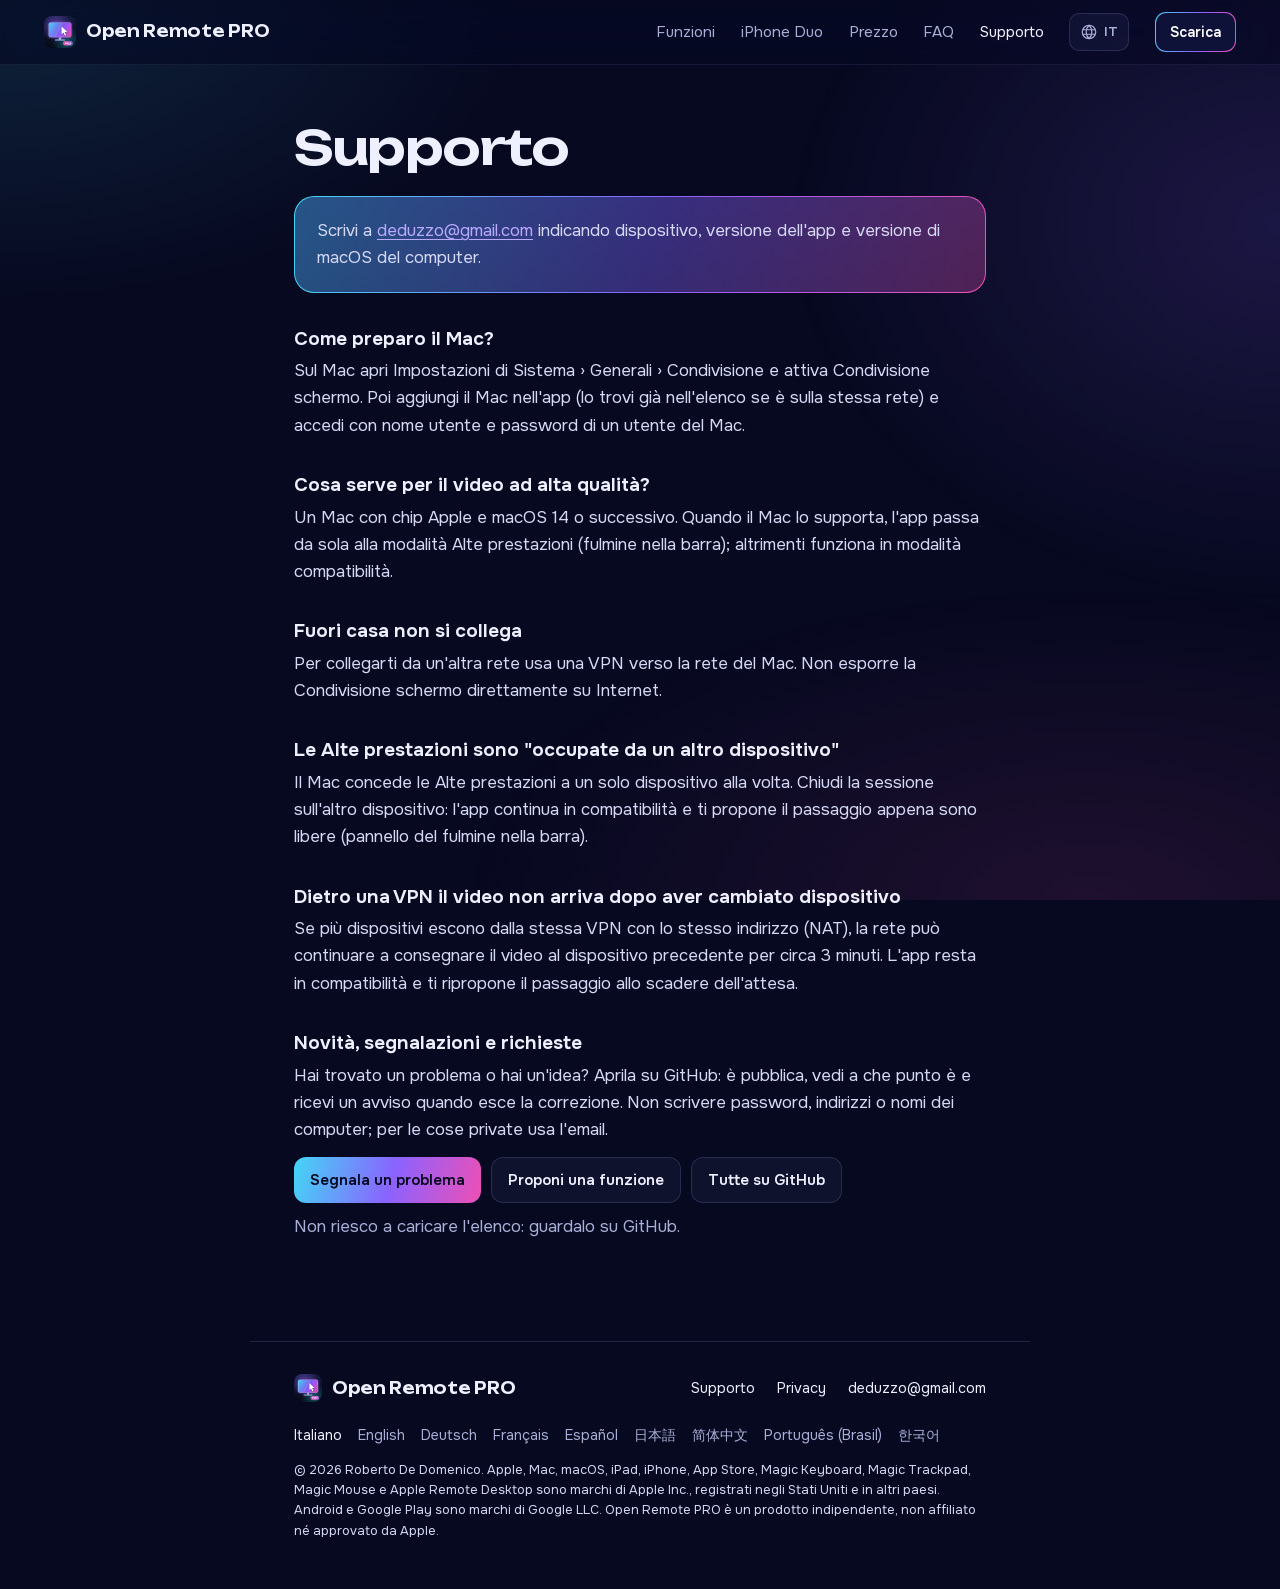
<file: support.html>
<!doctype html>
<html lang="it"><head><meta charset="utf-8"><meta name="viewport" content="width=device-width,initial-scale=1">
<title>Supporto · Open Remote PRO</title>
<meta name="theme-color" content="#070920">
<link rel="icon" type="image/png" href="img/favicon.png">
<link rel="stylesheet" href="style.css"></head>
<body class="doc">
<a class="skip" href="#main">Vai al contenuto</a>
<header class="top">
  <a class="brand" href="./"><img src="img/icon.webp" width="32" height="32" alt=""><span>Open Remote PRO</span></a>
  <nav class="top-nav" aria-label="Sezioni">
    <a href="./#funzioni">Funzioni</a>
    <a href="./#duo">iPhone Duo</a>
    <a href="./#prezzo">Prezzo</a>
    <a href="./#faq">FAQ</a>
    <a class="nav-support" aria-current="page" href="support.html">Supporto</a>
  </nav>
  <details class="lang">
    <summary aria-label="Lingua"><svg viewBox="0 0 24 24" width="18" height="18" aria-hidden="true"><path fill="none" stroke="currentColor" stroke-width="1.6" d="M12 21a9 9 0 1 0 0-18 9 9 0 0 0 0 18Zm0 0c2.5-2.4 3.8-5.4 3.8-9S14.5 5.4 12 3m0 18c-2.5-2.4-3.8-5.4-3.8-9S9.5 5.4 12 3M3.5 9h17M3.5 15h17"/></svg><span>IT</span></summary>
    <ul><li><a href="support.html" hreflang="it" lang="it" aria-current="page">Italiano</a></li><li><a href="en/support.html" hreflang="en" lang="en">English</a></li><li><a href="de/" hreflang="de" lang="de">Deutsch</a></li><li><a href="fr/" hreflang="fr" lang="fr">Français</a></li><li><a href="es/" hreflang="es" lang="es">Español</a></li><li><a href="ja/" hreflang="ja" lang="ja">日本語</a></li><li><a href="zh-hans/" hreflang="zh-Hans" lang="zh-Hans">简体中文</a></li><li><a href="pt-br/" hreflang="pt-BR" lang="pt-BR">Português (Brasil)</a></li><li><a href="ko/" hreflang="ko" lang="ko">한국어</a></li></ul>
  </details>
  <a class="btn btn-small" href="https://apps.apple.com/app/id6828052464">Scarica</a>
</header>
<main id="main">
<h1>Supporto</h1>
<div class="card"><p>Scrivi a <a href="mailto:deduzzo@gmail.com?subject=Open%20Remote%20PRO">deduzzo@gmail.com</a> indicando dispositivo, versione dell'app e versione di macOS del computer.</p></div>
<h2>Come preparo il Mac?</h2>
<p>Sul Mac apri Impostazioni di Sistema › Generali › Condivisione e attiva Condivisione schermo. Poi aggiungi il Mac nell'app (lo trovi già nell'elenco se è sulla stessa rete) e accedi con nome utente e password di un utente del Mac.</p>
<h2>Cosa serve per il video ad alta qualità?</h2>
<p>Un Mac con chip Apple e macOS 14 o successivo. Quando il Mac lo supporta, l'app passa da sola alla modalità Alte prestazioni (fulmine nella barra); altrimenti funziona in modalità compatibilità.</p>
<h2>Fuori casa non si collega</h2>
<p>Per collegarti da un'altra rete usa una VPN verso la rete del Mac. Non esporre la Condivisione schermo direttamente su Internet.</p>
<h2>Le Alte prestazioni sono "occupate da un altro dispositivo"</h2>
<p>Il Mac concede le Alte prestazioni a un solo dispositivo alla volta. Chiudi la sessione sull'altro dispositivo: l'app continua in compatibilità e ti propone il passaggio appena sono libere (pannello del fulmine nella barra).</p>
<h2>Dietro una VPN il video non arriva dopo aver cambiato dispositivo</h2>
<p>Se più dispositivi escono dalla stessa VPN con lo stesso indirizzo (NAT), la rete può continuare a consegnare il video al dispositivo precedente per circa 3 minuti. L'app resta in compatibilità e ti ripropone il passaggio allo scadere dell'attesa.</p>
<h2 id="segnalazioni">Novità, segnalazioni e richieste</h2>
<p>Hai trovato un problema o hai un'idea? Aprila su GitHub: è pubblica, vedi a che punto è e ricevi un avviso quando esce la correzione. Non scrivere password, indirizzi o nomi dei computer; per le cose private usa l'email.</p>
<div class="report-actions"><a class="primary" href="https://github.com/deduzzo/openremotepro/issues/new?template=bug.yml" rel="noopener">Segnala un problema</a><a href="https://github.com/deduzzo/openremotepro/issues/new?template=richiesta.yml" rel="noopener">Proponi una funzione</a><a href="https://github.com/deduzzo/openremotepro/issues" rel="noopener">Tutte su GitHub</a></div>
<div id="issues" aria-live="polite"><p class="muted">Carico le segnalazioni…</p></div>
</main>
<footer class="foot">
  <div class="foot-row">
    <a class="brand" href="./"><img src="img/icon.webp" width="28" height="28" alt=""><span>Open Remote PRO</span></a>
    <nav aria-label="Informazioni">
      <a href="support.html" aria-current="page">Supporto</a>
      <a href="privacy.html">Privacy</a>
      <a href="mailto:deduzzo@gmail.com">deduzzo@gmail.com</a>
    </nav>
  </div>
  <p class="langs-inline"><a href="support.html" hreflang="it" lang="it" aria-current="page">Italiano</a> <a href="en/support.html" hreflang="en" lang="en">English</a> <a href="de/" hreflang="de" lang="de">Deutsch</a> <a href="fr/" hreflang="fr" lang="fr">Français</a> <a href="es/" hreflang="es" lang="es">Español</a> <a href="ja/" hreflang="ja" lang="ja">日本語</a> <a href="zh-hans/" hreflang="zh-Hans" lang="zh-Hans">简体中文</a> <a href="pt-br/" hreflang="pt-BR" lang="pt-BR">Português (Brasil)</a> <a href="ko/" hreflang="ko" lang="ko">한국어</a></p>
  <p class="legal">© 2026 Roberto De Domenico. Apple, Mac, macOS, iPad, iPhone, App Store, Magic Keyboard, Magic Trackpad, Magic Mouse e Apple Remote Desktop sono marchi di Apple Inc., registrati negli Stati Uniti e in altri paesi. Android e Google Play sono marchi di Google LLC. Open Remote PRO è un prodotto indipendente, non affiliato né approvato da Apple.</p>
</footer>
<script src="issues.js" defer></script>
</body></html>
</file>
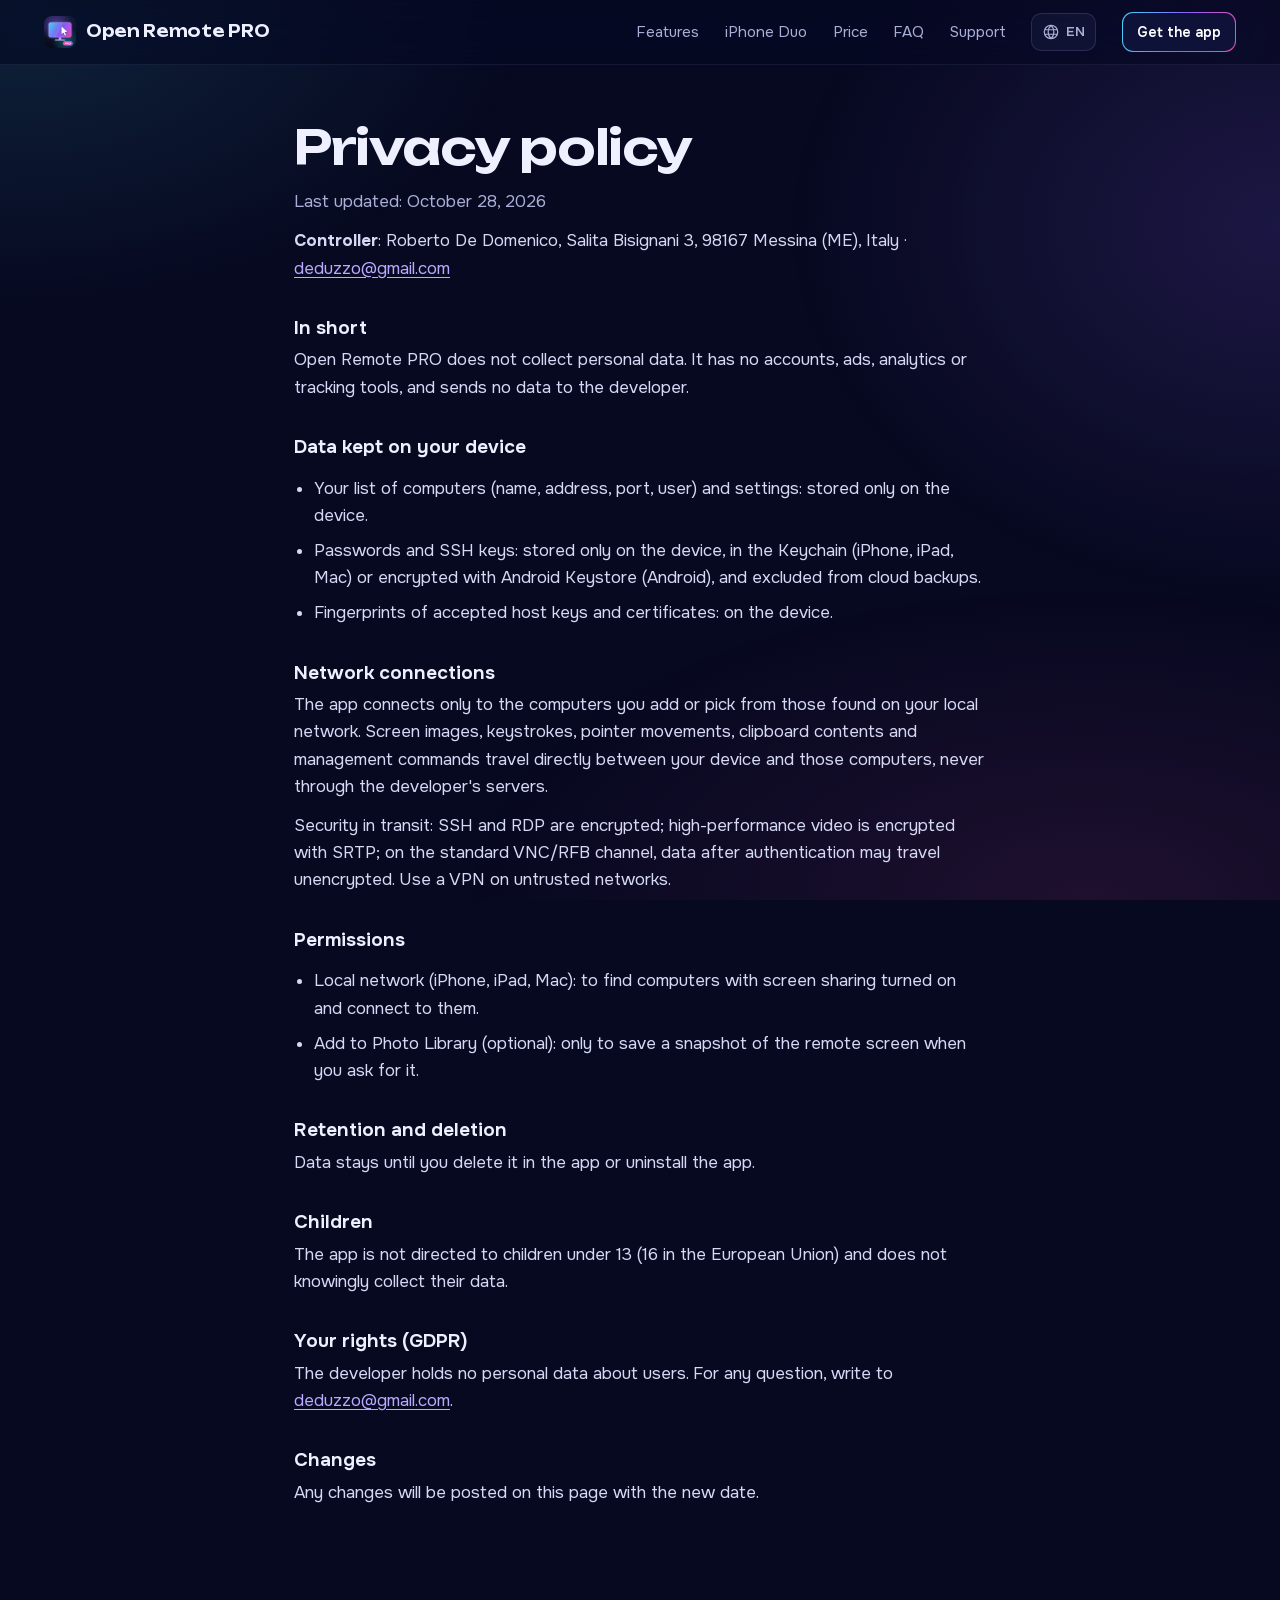
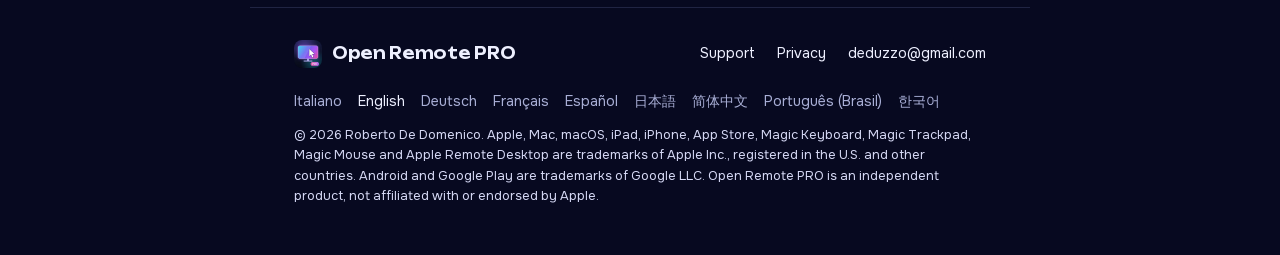
<file: en/privacy.html>
<!doctype html>
<html lang="en"><head><meta charset="utf-8"><meta name="viewport" content="width=device-width,initial-scale=1">
<title>Privacy · Open Remote PRO</title>
<meta name="theme-color" content="#070920">
<link rel="icon" type="image/png" href="../img/favicon.png">
<link rel="stylesheet" href="../style.css"></head>
<body class="doc">
<a class="skip" href="#main">Skip to content</a>
<header class="top">
  <a class="brand" href="./"><img src="../img/icon.webp" width="32" height="32" alt=""><span>Open Remote PRO</span></a>
  <nav class="top-nav" aria-label="Sections">
    <a href="./#funzioni">Features</a>
    <a href="./#duo">iPhone Duo</a>
    <a href="./#prezzo">Price</a>
    <a href="./#faq">FAQ</a>
    <a class="nav-support" href="support.html">Support</a>
  </nav>
  <details class="lang">
    <summary aria-label="Language"><svg viewBox="0 0 24 24" width="18" height="18" aria-hidden="true"><path fill="none" stroke="currentColor" stroke-width="1.6" d="M12 21a9 9 0 1 0 0-18 9 9 0 0 0 0 18Zm0 0c2.5-2.4 3.8-5.4 3.8-9S14.5 5.4 12 3m0 18c-2.5-2.4-3.8-5.4-3.8-9S9.5 5.4 12 3M3.5 9h17M3.5 15h17"/></svg><span>EN</span></summary>
    <ul><li><a href="../privacy.html" hreflang="it" lang="it">Italiano</a></li><li><a href="privacy.html" hreflang="en" lang="en" aria-current="page">English</a></li><li><a href="../de/" hreflang="de" lang="de">Deutsch</a></li><li><a href="../fr/" hreflang="fr" lang="fr">Français</a></li><li><a href="../es/" hreflang="es" lang="es">Español</a></li><li><a href="../ja/" hreflang="ja" lang="ja">日本語</a></li><li><a href="../zh-hans/" hreflang="zh-Hans" lang="zh-Hans">简体中文</a></li><li><a href="../pt-br/" hreflang="pt-BR" lang="pt-BR">Português (Brasil)</a></li><li><a href="../ko/" hreflang="ko" lang="ko">한국어</a></li></ul>
  </details>
  <a class="btn btn-small" href="https://apps.apple.com/app/id6828052464">Get the app</a>
</header>
<main id="main">
<h1>Privacy policy</h1>
<p class="muted">Last updated: October 28, 2026</p>
<p><strong>Controller</strong>: Roberto De Domenico, Salita Bisignani 3, 98167 Messina (ME), Italy · <a href="mailto:deduzzo@gmail.com">deduzzo@gmail.com</a></p>
<h2>In short</h2>
<p>Open Remote PRO does not collect personal data. It has no accounts, ads, analytics or tracking tools, and sends no data to the developer.</p>
<h2>Data kept on your device</h2>
<ul>
<li>Your list of computers (name, address, port, user) and settings: stored only on the device.</li>
<li>Passwords and SSH keys: stored only on the device, in the Keychain (iPhone, iPad, Mac) or encrypted with Android Keystore (Android), and excluded from cloud backups.</li>
<li>Fingerprints of accepted host keys and certificates: on the device.</li>
</ul>
<h2>Network connections</h2>
<p>The app connects only to the computers you add or pick from those found on your local network. Screen images, keystrokes, pointer movements, clipboard contents and management commands travel directly between your device and those computers, never through the developer's servers.</p>
<p>Security in transit: SSH and RDP are encrypted; high-performance video is encrypted with SRTP; on the standard VNC/RFB channel, data after authentication may travel unencrypted. Use a VPN on untrusted networks.</p>
<h2>Permissions</h2>
<ul>
<li>Local network (iPhone, iPad, Mac): to find computers with screen sharing turned on and connect to them.</li>
<li>Add to Photo Library (optional): only to save a snapshot of the remote screen when you ask for it.</li>
</ul>
<h2>Retention and deletion</h2>
<p>Data stays until you delete it in the app or uninstall the app.</p>
<h2>Children</h2>
<p>The app is not directed to children under 13 (16 in the European Union) and does not knowingly collect their data.</p>
<h2>Your rights (GDPR)</h2>
<p>The developer holds no personal data about users. For any question, write to <a href="mailto:deduzzo@gmail.com">deduzzo@gmail.com</a>.</p>
<h2>Changes</h2>
<p>Any changes will be posted on this page with the new date.</p>
</main>
<footer class="foot">
  <div class="foot-row">
    <a class="brand" href="./"><img src="../img/icon.webp" width="28" height="28" alt=""><span>Open Remote PRO</span></a>
    <nav aria-label="Information">
      <a href="support.html">Support</a>
      <a href="privacy.html" aria-current="page">Privacy</a>
      <a href="mailto:deduzzo@gmail.com">deduzzo@gmail.com</a>
    </nav>
  </div>
  <p class="langs-inline"><a href="../privacy.html" hreflang="it" lang="it">Italiano</a> <a href="privacy.html" hreflang="en" lang="en" aria-current="page">English</a> <a href="../de/" hreflang="de" lang="de">Deutsch</a> <a href="../fr/" hreflang="fr" lang="fr">Français</a> <a href="../es/" hreflang="es" lang="es">Español</a> <a href="../ja/" hreflang="ja" lang="ja">日本語</a> <a href="../zh-hans/" hreflang="zh-Hans" lang="zh-Hans">简体中文</a> <a href="../pt-br/" hreflang="pt-BR" lang="pt-BR">Português (Brasil)</a> <a href="../ko/" hreflang="ko" lang="ko">한국어</a></p>
  <p class="legal">© 2026 Roberto De Domenico. Apple, Mac, macOS, iPad, iPhone, App Store, Magic Keyboard, Magic Trackpad, Magic Mouse and Apple Remote Desktop are trademarks of Apple Inc., registered in the U.S. and other countries. Android and Google Play are trademarks of Google LLC. Open Remote PRO is an independent product, not affiliated with or endorsed by Apple.</p>
</footer>
</body></html>
</file>
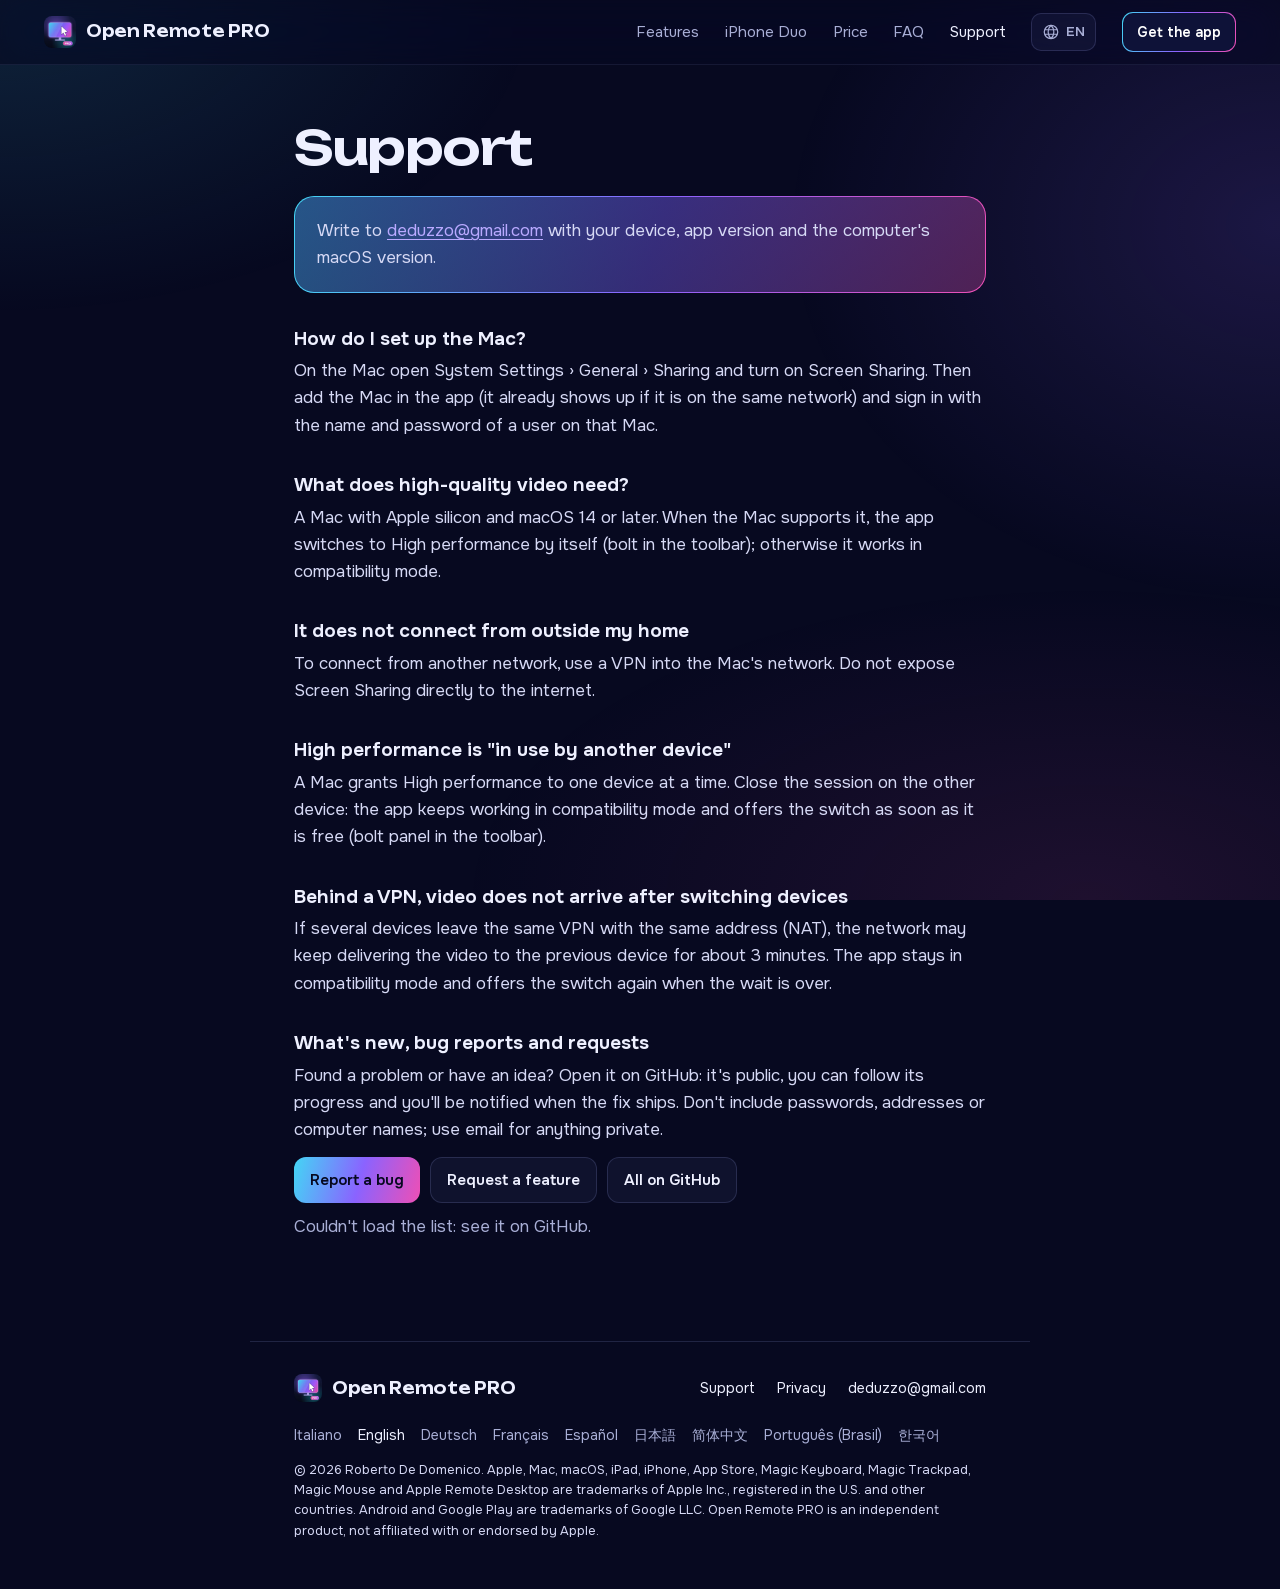
<file: en/support.html>
<!doctype html>
<html lang="en"><head><meta charset="utf-8"><meta name="viewport" content="width=device-width,initial-scale=1">
<title>Support · Open Remote PRO</title>
<meta name="theme-color" content="#070920">
<link rel="icon" type="image/png" href="../img/favicon.png">
<link rel="stylesheet" href="../style.css"></head>
<body class="doc">
<a class="skip" href="#main">Skip to content</a>
<header class="top">
  <a class="brand" href="./"><img src="../img/icon.webp" width="32" height="32" alt=""><span>Open Remote PRO</span></a>
  <nav class="top-nav" aria-label="Sections">
    <a href="./#funzioni">Features</a>
    <a href="./#duo">iPhone Duo</a>
    <a href="./#prezzo">Price</a>
    <a href="./#faq">FAQ</a>
    <a class="nav-support" aria-current="page" href="support.html">Support</a>
  </nav>
  <details class="lang">
    <summary aria-label="Language"><svg viewBox="0 0 24 24" width="18" height="18" aria-hidden="true"><path fill="none" stroke="currentColor" stroke-width="1.6" d="M12 21a9 9 0 1 0 0-18 9 9 0 0 0 0 18Zm0 0c2.5-2.4 3.8-5.4 3.8-9S14.5 5.4 12 3m0 18c-2.5-2.4-3.8-5.4-3.8-9S9.5 5.4 12 3M3.5 9h17M3.5 15h17"/></svg><span>EN</span></summary>
    <ul><li><a href="../support.html" hreflang="it" lang="it">Italiano</a></li><li><a href="support.html" hreflang="en" lang="en" aria-current="page">English</a></li><li><a href="../de/" hreflang="de" lang="de">Deutsch</a></li><li><a href="../fr/" hreflang="fr" lang="fr">Français</a></li><li><a href="../es/" hreflang="es" lang="es">Español</a></li><li><a href="../ja/" hreflang="ja" lang="ja">日本語</a></li><li><a href="../zh-hans/" hreflang="zh-Hans" lang="zh-Hans">简体中文</a></li><li><a href="../pt-br/" hreflang="pt-BR" lang="pt-BR">Português (Brasil)</a></li><li><a href="../ko/" hreflang="ko" lang="ko">한국어</a></li></ul>
  </details>
  <a class="btn btn-small" href="https://apps.apple.com/app/id6828052464">Get the app</a>
</header>
<main id="main">
<h1>Support</h1>
<div class="card"><p>Write to <a href="mailto:deduzzo@gmail.com?subject=Open%20Remote%20PRO">deduzzo@gmail.com</a> with your device, app version and the computer's macOS version.</p></div>
<h2>How do I set up the Mac?</h2>
<p>On the Mac open System Settings › General › Sharing and turn on Screen Sharing. Then add the Mac in the app (it already shows up if it is on the same network) and sign in with the name and password of a user on that Mac.</p>
<h2>What does high-quality video need?</h2>
<p>A Mac with Apple silicon and macOS 14 or later. When the Mac supports it, the app switches to High performance by itself (bolt in the toolbar); otherwise it works in compatibility mode.</p>
<h2>It does not connect from outside my home</h2>
<p>To connect from another network, use a VPN into the Mac's network. Do not expose Screen Sharing directly to the internet.</p>
<h2>High performance is "in use by another device"</h2>
<p>A Mac grants High performance to one device at a time. Close the session on the other device: the app keeps working in compatibility mode and offers the switch as soon as it is free (bolt panel in the toolbar).</p>
<h2>Behind a VPN, video does not arrive after switching devices</h2>
<p>If several devices leave the same VPN with the same address (NAT), the network may keep delivering the video to the previous device for about 3 minutes. The app stays in compatibility mode and offers the switch again when the wait is over.</p>
<h2 id="reports">What's new, bug reports and requests</h2>
<p>Found a problem or have an idea? Open it on GitHub: it's public, you can follow its progress and you'll be notified when the fix ships. Don't include passwords, addresses or computer names; use email for anything private.</p>
<div class="report-actions"><a class="primary" href="https://github.com/deduzzo/openremotepro/issues/new?template=bug.yml" rel="noopener">Report a bug</a><a href="https://github.com/deduzzo/openremotepro/issues/new?template=richiesta.yml" rel="noopener">Request a feature</a><a href="https://github.com/deduzzo/openremotepro/issues" rel="noopener">All on GitHub</a></div>
<div id="issues" aria-live="polite"><p class="muted">Loading reports…</p></div>
</main>
<footer class="foot">
  <div class="foot-row">
    <a class="brand" href="./"><img src="../img/icon.webp" width="28" height="28" alt=""><span>Open Remote PRO</span></a>
    <nav aria-label="Information">
      <a href="support.html" aria-current="page">Support</a>
      <a href="privacy.html">Privacy</a>
      <a href="mailto:deduzzo@gmail.com">deduzzo@gmail.com</a>
    </nav>
  </div>
  <p class="langs-inline"><a href="../support.html" hreflang="it" lang="it">Italiano</a> <a href="support.html" hreflang="en" lang="en" aria-current="page">English</a> <a href="../de/" hreflang="de" lang="de">Deutsch</a> <a href="../fr/" hreflang="fr" lang="fr">Français</a> <a href="../es/" hreflang="es" lang="es">Español</a> <a href="../ja/" hreflang="ja" lang="ja">日本語</a> <a href="../zh-hans/" hreflang="zh-Hans" lang="zh-Hans">简体中文</a> <a href="../pt-br/" hreflang="pt-BR" lang="pt-BR">Português (Brasil)</a> <a href="../ko/" hreflang="ko" lang="ko">한국어</a></p>
  <p class="legal">© 2026 Roberto De Domenico. Apple, Mac, macOS, iPad, iPhone, App Store, Magic Keyboard, Magic Trackpad, Magic Mouse and Apple Remote Desktop are trademarks of Apple Inc., registered in the U.S. and other countries. Android and Google Play are trademarks of Google LLC. Open Remote PRO is an independent product, not affiliated with or endorsed by Apple.</p>
</footer>
<script src="../issues.js" defer></script>
</body></html>
</file>
<file: style.css>
/* Open Remote PRO: sito. Toni presi dall'icona: indaco profondo, ciano, viola, magenta. */
@font-face{font-family:"Unbounded";font-style:normal;font-weight:400 700;font-display:swap;src:url(fonts/unbounded.woff2) format("woff2");unicode-range:U+0000-00FF,U+0131,U+0152-0153,U+02BB-02BC,U+02C6,U+02DA,U+02DC,U+0304,U+0308,U+0329,U+2000-206F,U+20AC,U+2122,U+2191,U+2193,U+2212,U+2215,U+FEFF,U+FFFD}
@font-face{font-family:"Onest";font-style:normal;font-weight:400 700;font-display:swap;src:url(fonts/onest.woff2) format("woff2");unicode-range:U+0000-00FF,U+0131,U+0152-0153,U+02BB-02BC,U+02C6,U+02DA,U+02DC,U+0304,U+0308,U+0329,U+2000-206F,U+20AC,U+2122,U+2191,U+2193,U+2212,U+2215,U+FEFF,U+FFFD}

:root{
  color-scheme:dark;
  --bg:#070920;
  --bg-2:#0e1238;
  --panel:rgba(150,160,255,.06);
  --line:rgba(170,180,255,.16);
  --text:#eef0ff;
  --muted:#a9afd6;
  --cyan:#43d6f5;
  --violet:#8a63ff;
  --pink:#ee4fb5;
  --grad:linear-gradient(105deg,var(--cyan),var(--violet) 52%,var(--pink));
  --bezel:linear-gradient(160deg,#2b3052,#0b0d1f 55%,#1b1f3b);
  --gutter:clamp(16px,4.5vw,44px);
  --max:1200px;
  --cjk:system-ui;
  --display:"Unbounded",var(--cjk),system-ui,sans-serif;
  --body:"Onest",var(--cjk),system-ui,-apple-system,"Segoe UI",sans-serif;
  --ease:cubic-bezier(.2,.7,.1,1);
}
:lang(ja){--cjk:"Hiragino Sans","Hiragino Kaku Gothic ProN","Yu Gothic UI","Noto Sans JP",Meiryo}
:lang(zh-Hans){--cjk:"PingFang SC","Hiragino Sans GB","Microsoft YaHei","Noto Sans SC"}
:lang(ko){--cjk:"Apple SD Gothic Neo","Malgun Gothic","Noto Sans KR"}

*,*::before,*::after{box-sizing:border-box}
html{-webkit-text-size-adjust:100%;text-size-adjust:100%;scroll-behavior:smooth;scroll-padding-top:80px}
html,body{overflow-x:clip}
body{margin:0;background:var(--bg);color:var(--text);font:400 1.0625rem/1.6 var(--body);-webkit-font-smoothing:antialiased;min-height:100vh}
body::before{content:"";position:fixed;inset:0;z-index:-1;pointer-events:none;background:
  radial-gradient(60vw 50vh at 0% 0%,rgba(67,214,245,.13),transparent 70%),
  radial-gradient(55vw 60vh at 100% 25%,rgba(138,99,255,.16),transparent 70%),
  radial-gradient(70vw 50vh at 85% 100%,rgba(238,79,181,.10),transparent 70%)}
img{max-width:100%;height:auto;display:block}
a{color:#b9a9ff;text-underline-offset:3px}
a:hover{color:#fff}
:focus-visible{outline:2px solid var(--cyan);outline-offset:3px;border-radius:6px}
h1,h2,h3{margin:0;overflow-wrap:break-word}
h1,h2{font-family:var(--display);font-weight:600;letter-spacing:-.03em;text-wrap:balance}
h2{font-size:clamp(1.7rem,1rem + 2.6vw,3rem);line-height:1.08}
h3{font-size:1.125rem;font-weight:650;line-height:1.3}
p{margin:0}
:lang(ja) h1,:lang(ja) h2,:lang(zh-Hans) h1,:lang(zh-Hans) h2,:lang(ko) h1,:lang(ko) h2{letter-spacing:0;line-height:1.3;font-weight:700}
:lang(ja) h1,:lang(ja) h2,:lang(ja) .qr figcaption{word-break:auto-phrase}
:lang(ja) .hero h1,:lang(zh-Hans) .hero h1,:lang(ko) .hero h1{font-size:clamp(2.1rem,1rem + 3.6vw,3.9rem);line-height:1.18;letter-spacing:0}
:lang(ko){word-break:keep-all}
:lang(ja) body,:lang(zh-Hans) body,:lang(ko) body{line-height:1.75}
.visually-hidden{position:absolute!important;width:1px;height:1px;overflow:hidden;clip:rect(0 0 0 0);white-space:nowrap}
.skip{position:absolute;left:12px;top:-60px;z-index:100;background:var(--text);color:var(--bg);padding:8px 14px;border-radius:10px}
.skip:focus{top:12px}

/* intestazione */
.top{position:sticky;top:0;z-index:50;display:flex;align-items:center;gap:clamp(8px,2vw,28px);padding:12px var(--gutter);
  background:rgba(7,9,32,.62);backdrop-filter:blur(18px) saturate(1.4);-webkit-backdrop-filter:blur(18px) saturate(1.4);border-bottom:1px solid rgba(170,180,255,.09)}
.brand{display:inline-flex;align-items:center;gap:10px;color:var(--text);text-decoration:none;font-family:var(--display);font-weight:600;font-size:1rem;letter-spacing:-.02em;white-space:nowrap}
.brand img{border-radius:8px}
.top-nav{display:flex;gap:clamp(12px,2vw,26px);margin-left:auto}
.top-nav a,.doc-nav a{color:var(--muted);text-decoration:none;font-size:.95rem}
.top-nav a:hover,.top-nav a[aria-current],.doc-nav a:hover,.doc-nav a[aria-current]{color:var(--text)}
.doc-nav{display:flex;flex-wrap:wrap;gap:6px 18px;margin-left:auto}
.lang{position:relative}
.lang summary{list-style:none;display:flex;align-items:center;gap:6px;cursor:pointer;color:var(--muted);font-size:.85rem;font-weight:600;padding:7px 10px;border-radius:10px;border:1px solid var(--line);background:var(--panel)}
.lang summary::-webkit-details-marker{display:none}
.lang summary:hover,.lang[open] summary{color:var(--text)}
.lang ul{position:absolute;right:0;top:calc(100% + 8px);margin:0;padding:6px;list-style:none;min-width:200px;border-radius:14px;border:1px solid var(--line);
  background:rgba(14,18,56,.92);backdrop-filter:blur(20px);-webkit-backdrop-filter:blur(20px);box-shadow:0 20px 50px -10px rgba(0,0,0,.6);animation:drop .18s var(--ease)}
.lang a{display:block;padding:8px 12px;border-radius:9px;color:var(--text);text-decoration:none;font-size:.95rem}
.lang a:hover{background:rgba(255,255,255,.07)}
.lang a[aria-current]{background:rgba(138,99,255,.22)}
@keyframes drop{from{opacity:0;transform:translateY(-6px)}}
.btn-small{font-size:.875rem;font-weight:600;color:#fff;text-decoration:none;padding:8px 14px;border-radius:11px;background:linear-gradient(var(--bg-2),var(--bg-2)) padding-box,var(--grad) border-box;border:1.5px solid transparent;white-space:nowrap;transition:box-shadow .25s}
.btn-small:hover{box-shadow:0 0 22px -4px rgba(138,99,255,.8);color:#fff}
@media (max-width:860px){.top-nav a:not(.nav-support){display:none}}
@media (max-width:440px){.top .btn-small{display:none}}

/* blocchi della landing */
main{display:block}
.landing main>section{max-width:var(--max);margin-inline:auto;padding-inline:var(--gutter)}

/* hero */
.hero{display:grid;gap:clamp(36px,5vw,64px);align-items:center;padding-block:clamp(40px,7vw,96px) clamp(48px,8vw,110px);min-height:min(calc(100svh - 66px),900px)}
@media (min-width:960px){.hero{grid-template-columns:minmax(0,.92fr) minmax(0,1.08fr)}}
.hero h1{font-size:clamp(2.35rem,1rem + 5.2vw,4.9rem);line-height:1;letter-spacing:-.045em;
  background:linear-gradient(180deg,#fff 30%,#c9c3ff);-webkit-background-clip:text;background-clip:text;color:transparent;padding-bottom:.08em}
.hero-lead{margin-top:22px;font-size:clamp(1.1rem,1rem + .5vw,1.35rem);color:#cfd3f3;max-width:34ch}
.cta-row{display:flex;flex-wrap:wrap;gap:12px;margin-top:32px}
.store{display:inline-flex;align-items:center;gap:12px;padding:11px 20px 11px 16px;border-radius:16px;text-decoration:none;color:var(--text);font-weight:650;font-size:1.15rem;line-height:1.1}
.store small{display:block;font-size:.72rem;font-weight:500;color:var(--muted);margin-bottom:2px}
.store-apple,.store-play{background:linear-gradient(#11164a,#0c1036) padding-box,var(--grad) border-box;border:1.5px solid transparent;box-shadow:0 10px 40px -12px rgba(138,99,255,.7);transition:transform .25s var(--ease),box-shadow .25s}
.store-apple:hover,.store-play:hover{color:#fff;transform:translateY(-2px);box-shadow:0 14px 50px -10px rgba(238,79,181,.65),0 0 0 4px rgba(138,99,255,.12)}
.store-apple svg,.store-play svg{color:var(--cyan)}
.store-soon{border:1px dashed rgba(170,180,255,.3);color:var(--muted);background:rgba(255,255,255,.02)}
.hero-price{margin-top:18px;color:var(--muted);font-size:.95rem}

.hero-visual{position:relative;perspective:1600px;padding-block:6% 10%}
.hero-visual .glow{position:absolute;inset:-10% -20% -10% -10%;z-index:-1;background:radial-gradient(closest-side,rgba(138,99,255,.45),rgba(67,214,245,.12) 55%,transparent);filter:blur(10px)}
.phone-land{margin:0;width:112%;max-width:900px;border-radius:min(7vw,64px);padding:1.5%;background:var(--bezel);
  box-shadow:inset 0 0 0 1px rgba(255,255,255,.14),inset 0 1px 0 rgba(255,255,255,.25),0 50px 90px -30px rgba(0,0,0,.85),0 0 120px -30px rgba(138,99,255,.9);
  transform:rotateY(-15deg) rotateX(7deg) rotateZ(1.5deg);transform-origin:30% 50%}
.phone-screen{border-radius:min(5.8vw,54px);overflow:hidden;background:#000}
.phone-screen img{width:100%}
@media (max-width:959px){.phone-land{width:100%;transform:rotateX(10deg) rotateZ(-1deg)}}
.chips{list-style:none;margin:0;padding:0}
.chip{position:absolute;padding:8px 14px;border-radius:999px;font-family:var(--display);font-size:clamp(.72rem,.6rem + .4vw,.9rem);font-weight:600;letter-spacing:-.01em;white-space:nowrap;
  background:rgba(20,24,70,.55);backdrop-filter:blur(14px);-webkit-backdrop-filter:blur(14px);border:1px solid rgba(170,180,255,.25);box-shadow:0 10px 30px -10px rgba(0,0,0,.6)}
.chip::before{content:"";display:inline-block;width:7px;height:7px;border-radius:50%;margin-right:8px;vertical-align:1px;background:var(--c,var(--cyan));box-shadow:0 0 10px var(--c,var(--cyan))}
.c1{left:2%;top:0}
.c2{right:2%;top:12%;--c:var(--violet)}
.c3{left:22%;bottom:0;--c:var(--pink)}

/* caricamento: il dispositivo arriva e lo schermo "si accende" come una connessione che parte */
.js .hero-text>*{animation:fadeup .8s var(--ease) both}
.js .hero-text>:nth-child(2){animation-delay:.08s}
.js .hero-text>:nth-child(3){animation-delay:.16s}
.js .hero-text>:nth-child(4){animation-delay:.24s}
.js .phone-land{animation:arrive 1.3s var(--ease) .1s both}
.js .phone-screen img{animation:poweron .9s cubic-bezier(.6,0,.2,1) .75s both}
.js .chip{animation:pop .6s var(--ease) both}
.js .c1{animation-delay:1.45s}.js .c2{animation-delay:1.6s}.js .c3{animation-delay:1.75s}
.js .hero-visual .glow{animation:fade 1.6s ease .3s both}
@keyframes fadeup{from{opacity:0;transform:translateY(18px)}}
@keyframes fade{from{opacity:0}}
@keyframes arrive{from{opacity:0;transform:rotateY(-38deg) rotateX(24deg) rotateZ(4deg) translate3d(8%,14%,-200px)}}
@keyframes poweron{0%{clip-path:inset(49.6% 0 49.6% 0);filter:brightness(3) saturate(0)}45%{clip-path:inset(49.6% 0 49.6% 0);filter:brightness(2.4) saturate(.2)}100%{clip-path:inset(0);filter:none}}
@keyframes pop{from{opacity:0;transform:translateY(10px) scale(.85)}}

/* striscia "niente da installare" */
.plain{padding-block:clamp(8px,2vw,24px) clamp(64px,9vw,120px)}
.plain-text{font-size:clamp(1.25rem,1rem + 1.1vw,1.85rem);line-height:1.4;max-width:40ch;color:#dfe2ff;text-wrap:pretty}
.plain-list{list-style:none;margin:28px 0 0;padding:0;display:flex;flex-wrap:wrap;gap:10px 12px}
.plain-list li{display:flex;align-items:center;gap:10px;padding:10px 16px 10px 12px;border-radius:14px;background:var(--panel);border:1px solid var(--line);font-weight:550}
.plain-list svg,.ticks li::before{flex:none}
.plain-list svg{width:20px;height:20px;fill:none;stroke:var(--cyan);stroke-width:2.2;stroke-linecap:round;stroke-linejoin:round}

/* sezioni funzione */
.feature{display:grid;grid-template-columns:minmax(0,1fr);gap:clamp(32px,5vw,72px);align-items:center;padding-block:clamp(56px,8vw,112px)}
@media (min-width:960px){
  .feature{grid-template-columns:minmax(0,5fr) minmax(0,7fr)}
  .feature-fit{grid-template-columns:minmax(0,7fr) minmax(0,5fr)}
  .feature-fit .feature-text{order:2}
  .feature-manage{grid-template-columns:minmax(0,7fr) minmax(0,4fr)}
}
.feature-text{max-width:56ch}
.feature-text>p{margin-top:18px;color:#cfd3f3}
.feature-text>.note,.note{color:var(--muted);font-size:.95rem}
.ticks{list-style:none;margin:22px 0 0;padding:0;display:grid;gap:12px}
.ticks li{position:relative;padding-left:28px;color:#d6d9f5}
.ticks li::before{content:"";position:absolute;left:2px;top:.55em;width:12px;height:12px;border-radius:4px;background:var(--grad);box-shadow:0 0 12px rgba(138,99,255,.6);transform:rotate(45deg) scale(.75)}

.lens-figure{position:relative;margin:0;touch-action:pan-y;cursor:zoom-in}
.frame-flat{border-radius:22px;padding:10px;background:var(--bezel);box-shadow:inset 0 0 0 1px rgba(255,255,255,.12),0 40px 80px -30px rgba(0,0,0,.8),0 0 90px -40px rgba(67,214,245,.8)}
.frame-flat img{border-radius:14px;width:100%}
.lens{position:absolute;left:0;top:0;width:clamp(130px,22vw,210px);aspect-ratio:1;border-radius:50%;pointer-events:none;
  background-repeat:no-repeat;background-color:#000;
  box-shadow:0 0 0 2px rgba(255,255,255,.85),0 0 0 6px rgba(138,99,255,.35),0 20px 50px -10px rgba(0,0,0,.8),0 0 40px rgba(67,214,245,.45);
  transform:translate(-50%,-50%);transition:left .35s var(--ease),top .35s var(--ease)}
.lens.live{transition:none}
.no-js .lens,html:not(.js) .lens{display:none}
.lens-figure figcaption{margin-top:14px;color:var(--muted);font-size:.875rem}

.dev{margin:0}
.dev-screen{overflow:hidden;background:#000}
.dev-screen img{width:100%}
.dev figcaption{margin-top:12px;color:var(--muted);font-size:.85rem;text-align:center}
.dev-tablet .dev-screen{border-radius:16px;box-shadow:0 0 0 7px #151933,0 0 0 8px rgba(255,255,255,.13),0 30px 60px -20px rgba(0,0,0,.8)}
.dev-phone .dev-screen{border-radius:22px;box-shadow:0 0 0 5px #151933,0 0 0 6px rgba(255,255,255,.13),0 30px 60px -20px rgba(0,0,0,.8)}
.dev-android .dev-screen{border-radius:18px;box-shadow:0 0 0 5px #151933,0 0 0 6px rgba(255,255,255,.13),0 30px 60px -20px rgba(0,0,0,.8)}
.trio{display:grid;grid-template-columns:1.35fr 1fr;gap:28px 22px;align-items:end;padding:10px}
.trio .dev-android{grid-column:1/-1}
@media (min-width:700px){.trio{display:flex;align-items:flex-end;gap:clamp(18px,2.4vw,30px)}.trio .dev-tablet{flex:3.2}.trio .dev-phone{flex:1.6}.trio .dev-android{flex:5.4}}
.dev-big{max-width:430px;width:100%;justify-self:center;padding:8px}
.dev-big .dev-screen{box-shadow:0 0 0 9px #151933,0 0 0 10px rgba(255,255,255,.13),0 40px 90px -30px rgba(0,0,0,.85),0 0 100px -30px rgba(238,79,181,.6)}

/* iPhone Duo: il dispositivo si apre seguendo lo scorrimento */
.duo{padding-block:clamp(40px,6vw,80px) clamp(56px,8vw,112px)}
.duo-stage{display:grid;gap:clamp(28px,4vw,56px);align-items:center}
@media (min-width:960px){.duo-stage{grid-template-columns:minmax(0,5fr) minmax(0,7fr)}}
.duo-lead{margin-top:16px;color:#cfd3f3;font-size:1.1rem;max-width:44ch}
.duo-switch{display:inline-flex;margin-top:24px;padding:4px;border-radius:14px;background:var(--panel);border:1px solid var(--line)}
.duo-switch button{font:inherit;font-weight:600;font-size:.95rem;color:var(--muted);background:none;border:0;padding:8px 18px;border-radius:10px;cursor:pointer;transition:color .2s,background .3s}
.duo-switch button[aria-pressed="true"]{color:#fff;background:linear-gradient(105deg,rgba(67,214,245,.28),rgba(138,99,255,.4),rgba(238,79,181,.3))}
.duo-state{display:grid;margin-top:18px;min-height:3.2em;color:var(--text);font-weight:550}
.duo-state span{grid-area:1/1;transition:opacity .35s,transform .35s var(--ease)}
.duo .s-closed{opacity:0;transform:translateY(6px)}
.duo.is-closed .s-closed{opacity:1;transform:none}
.duo.is-closed .s-open{opacity:0;transform:translateY(-6px)}
.duo-ticks{max-width:62ch;margin-top:clamp(28px,4vw,48px)}
@media (min-width:960px){.duo-ticks{grid-template-columns:repeat(3,1fr);max-width:none;gap:28px}}

.duo-visual{position:relative;perspective:2000px;padding-block:4%}
.duo-visual::before{content:"";position:absolute;inset:10% 5%;z-index:-1;background:radial-gradient(closest-side,rgba(138,99,255,.5),rgba(238,79,181,.15) 60%,transparent);filter:blur(20px);opacity:calc(.35 + var(--glow,1) * .65)}
.duo-device{--p:1;--r:clamp(14px,2.6vw,30px);--b:clamp(5px,.9vw,10px);position:relative;width:100%;max-width:780px;margin-inline:auto;aspect-ratio:1.4;transform-style:preserve-3d;
  transform:translateX(calc(25% * (1 - var(--p)))) rotateX(6deg)}
.duo-half,.duo-flap{position:absolute;top:0;bottom:0;width:50%}
.duo-left{left:0;padding:var(--b) 0 var(--b) var(--b);border-radius:var(--r) calc(var(--r) * (1 - var(--p))) calc(var(--r) * (1 - var(--p))) var(--r);background:var(--bezel);box-shadow:inset 0 0 0 1px rgba(255,255,255,.12),0 40px 70px -30px rgba(0,0,0,.9)}
.duo-flap{left:50%;transform-origin:0 50%;transform-style:preserve-3d;transform:rotateY(calc(-180deg * (1 - var(--p))))}
.duo-face{position:absolute;inset:0;backface-visibility:hidden;-webkit-backface-visibility:hidden}
.duo-front{padding:var(--b) var(--b) var(--b) 0;border-radius:0 var(--r) var(--r) 0;background:var(--bezel);box-shadow:inset 0 0 0 1px rgba(255,255,255,.12),0 40px 70px -30px rgba(0,0,0,.9)}
.duo-back{transform:rotateY(180deg);border-radius:var(--r);background:linear-gradient(200deg,#30355a,#0d0f22 60%);padding:calc(var(--b) * 2.2) calc(var(--b) * 1.6);box-shadow:inset 0 0 0 1px rgba(255,255,255,.16)}
.duo-scr{position:relative;height:100%;background-size:200% 100%;background-repeat:no-repeat;background-color:#000}
.duo-left .duo-scr{background-position:0 0;border-radius:calc(var(--r) - var(--b)) 0 0 calc(var(--r) - var(--b))}
.duo-front .duo-scr{background-position:100% 0;border-radius:0 calc(var(--r) - var(--b)) calc(var(--r) - var(--b)) 0}
.duo-scr::after{content:"";position:absolute;inset:0;border-radius:inherit;background:#05060f;pointer-events:none;opacity:calc((1 - var(--p)) * .85)}
.duo-outer{height:100%;border-radius:calc(var(--r) - 4px);overflow:hidden;background:#000}
.duo-outer img{width:100%;height:100%;object-fit:cover}
.duo-back::after{content:"";position:absolute;inset:0;border-radius:inherit;background:#05060f;pointer-events:none;opacity:calc(var(--p) * .9)}
.duo-hinge{position:absolute;left:calc(50% - 1px);top:2%;bottom:2%;width:2px;border-radius:2px;background:linear-gradient(var(--cyan),var(--violet),var(--pink));opacity:calc(var(--p) * .5);box-shadow:0 0 12px rgba(138,99,255,.8);transform:translateZ(1px)}

/* con il movimento attivo la sezione diventa un binario: lo scorrimento apre il telefono */
.motion .duo-track{height:250vh;height:250svh}
.motion .duo-stage{position:sticky;top:64px;min-height:calc(100svh - 64px);padding-block:20px}
@media (max-width:959px){
  .motion .duo-stage{align-content:center;gap:24px}
  .duo-text h2{font-size:clamp(1.5rem,1rem + 3vw,2.2rem)}
  .duo-lead{font-size:1rem}
  .duo-switch{margin-top:16px}
  .duo-state{margin-top:12px}
}

/* più funzioni */
.grid-more{padding-block:clamp(56px,8vw,112px)}
.more-cols{display:grid;gap:18px;margin-top:clamp(28px,4vw,48px)}
@media (min-width:860px){.more-cols{grid-template-columns:1.25fr 1fr 1fr}}
.more{padding:clamp(20px,2.4vw,30px);border-radius:24px;background:linear-gradient(180deg,rgba(150,160,255,.08),rgba(150,160,255,.025));border:1px solid var(--line);backdrop-filter:blur(10px);-webkit-backdrop-filter:blur(10px)}
.more h3+ul,.more h3+p{margin-top:12px}
.more ul+h3{margin-top:28px;padding-top:24px;border-top:1px solid var(--line)}
.more ul{margin:0;padding-left:1.1em;display:grid;gap:9px;color:#d2d6f4}
.more li::marker{color:var(--violet)}
.more p{color:#d2d6f4}

/* galleria */
.gallery{padding-block:clamp(48px,7vw,96px)}
.gallery-head{display:flex;flex-wrap:wrap;align-items:end;justify-content:space-between;gap:16px}
.gallery-head h2{min-width:0}
.gallery-nav{display:flex;gap:8px}
.gallery-nav button{width:44px;height:44px;border-radius:12px;border:1px solid var(--line);background:var(--panel);color:var(--text);cursor:pointer;display:grid;place-items:center;transition:background .2s}
.gallery-nav button:hover{background:rgba(255,255,255,.1)}
.gallery-nav svg{width:20px;height:20px;fill:none;stroke:currentColor;stroke-width:2;stroke-linecap:round;stroke-linejoin:round}
.gallery-track{list-style:none;margin:28px 0 0;padding:4px 2px 18px;display:flex;gap:16px;overflow-x:auto;scroll-snap-type:x mandatory;scroll-behavior:smooth;overscroll-behavior-x:contain;scrollbar-width:thin;scrollbar-color:rgba(170,180,255,.3) transparent}
.gallery-track li{flex:none;scroll-snap-align:start;height:clamp(220px,40vw,440px)}
.gallery-track img{height:100%;width:auto;max-width:none;border-radius:18px;border:1px solid var(--line)}
@media (max-width:600px){.gallery-track li.g-land,.gallery-track li.g-wide{height:auto;width:86vw}.gallery-track li.g-land img,.gallery-track li.g-wide img{width:100%;height:auto}.gallery-track li.g-port{height:min(110vw,480px)}}

/* prezzo */
.price{display:grid;gap:20px;padding-block:clamp(56px,8vw,112px)}
@media (min-width:860px){.price{grid-template-columns:minmax(0,1fr) minmax(0,1fr);align-items:stretch}}
.price-card{position:relative;padding:clamp(24px,4vw,44px);border-radius:28px;background:linear-gradient(160deg,rgba(26,31,90,.85),rgba(12,14,44,.85)) padding-box,var(--grad) border-box;border:1.5px solid transparent;box-shadow:0 30px 90px -40px rgba(138,99,255,.9)}
.price-tag{margin-top:14px;font-family:var(--display);font-weight:700;font-size:clamp(3rem,2rem + 4vw,5rem);line-height:1;letter-spacing:-.04em;background:var(--grad);-webkit-background-clip:text;background-clip:text;color:transparent}
.price-sub{margin:12px 0 24px;color:#d2d6f4}
.price-card .note{margin-top:18px;font-size:.85rem}
.req{padding:clamp(24px,4vw,44px);border-radius:28px;border:1px solid var(--line);background:var(--panel)}
.req p{margin-top:12px;color:#d2d6f4}

/* domande */
.faq{padding-block:clamp(48px,7vw,96px)}
.faq>*{max-width:860px}
.faq details{border-bottom:1px solid var(--line)}
.faq details:first-of-type{margin-top:24px;border-top:1px solid var(--line)}
.faq summary{list-style:none;cursor:pointer;display:flex;justify-content:space-between;gap:16px;align-items:center;padding:20px 2px;font-weight:600;font-size:1.08rem}
.faq summary::-webkit-details-marker{display:none}
.faq summary::after{content:"";flex:none;width:12px;height:12px;border-right:2px solid var(--cyan);border-bottom:2px solid var(--cyan);transform:rotate(45deg) translate(-3px,-3px);transition:transform .3s var(--ease)}
.faq details[open] summary::after{transform:rotate(225deg) translate(-2px,-2px)}
.faq-a{padding:0 2px 22px;color:#cfd3f3;max-width:68ch}
.faq details[open] .faq-a{animation:fadeup .35s var(--ease)}
.faq-more{margin-top:24px;color:var(--muted)}

/* piè di pagina */
.foot{max-width:var(--max);margin:clamp(40px,6vw,80px) auto 0;padding:32px var(--gutter) 48px;border-top:1px solid var(--line);color:var(--muted);font-size:.9rem}
.foot-row{display:flex;flex-wrap:wrap;gap:16px 32px;align-items:center;justify-content:space-between}
.foot nav{display:flex;flex-wrap:wrap;gap:8px 22px}
.foot nav a{color:var(--text);text-decoration:none}
.foot nav a:hover{text-decoration:underline}
.langs-inline{margin-top:22px;display:flex;flex-wrap:wrap;gap:6px 16px}
.langs-inline a{color:var(--muted);text-decoration:none}
.langs-inline a:hover,.langs-inline a[aria-current]{color:var(--text)}
.legal{margin-top:18px;font-size:.8rem;line-height:1.6;max-width:90ch}

/* QR per scaricare: solo dove serve inquadrarlo, cioè su schermi grandi */
.qr{display:none;margin:0;text-align:center}
.qr img{width:104px;height:104px;padding:0;border-radius:12px;background:#fff;box-shadow:0 0 0 1px rgba(255,255,255,.4),0 12px 30px -10px rgba(0,0,0,.7),0 0 40px -12px rgba(67,214,245,.7)}
.qr figcaption{margin-top:8px;font-size:.78rem;line-height:1.3;color:var(--muted);max-width:120px}
@media (min-width:960px){
  .qr{display:block}
  .hero .cta-row{display:grid;grid-template-columns:auto auto;justify-content:start;align-items:start;gap:12px 22px}
  .hero .cta-row .store{justify-self:start}
  .hero .store-apple{grid-area:1/1}.hero .store-play{grid-area:2/1}.hero .qr{grid-area:1/2/3/3}
}
.price-get{display:grid;grid-template-columns:auto;justify-content:start;align-items:start;gap:12px 22px}
.price-get .store{justify-self:start}
@media (min-width:960px){.price-get{grid-template-columns:auto auto}.price-get .store-apple{grid-area:1/1}.price-get .store-play{grid-area:2/1}.price-get .qr{grid-area:1/2/3/3}}

/* mouse, trackpad e tastiera */
.input-visual{position:relative;padding:clamp(20px,3vw,36px);border-radius:28px;background:linear-gradient(160deg,rgba(150,160,255,.09),rgba(150,160,255,.02));border:1px solid var(--line);
  box-shadow:0 40px 90px -50px rgba(67,214,245,.6)}
.keys{display:grid;grid-template-columns:repeat(4,1fr);gap:clamp(8px,1.4vw,16px)}
.key{position:relative;aspect-ratio:1;border-radius:clamp(12px,1.6vw,18px);display:flex;flex-direction:column;justify-content:space-between;padding:clamp(8px,1.2vw,14px);
  background:linear-gradient(180deg,#232853,#141838);box-shadow:inset 0 1px 0 rgba(255,255,255,.18),inset 0 -3px 0 rgba(0,0,0,.45),0 10px 24px -12px rgba(0,0,0,.9);
  transition:transform .12s ease,box-shadow .2s,background .2s;cursor:default;user-select:none;-webkit-user-select:none}
.key b{font-family:system-ui,-apple-system,sans-serif;font-weight:500;font-size:clamp(1.3rem,1rem + 1.6vw,2.3rem);line-height:1;color:var(--text)}
.key i{font-style:normal;font-size:clamp(.62rem,.5rem + .3vw,.78rem);color:var(--muted);align-self:flex-end}
.key.down{transform:translateY(3px);background:linear-gradient(180deg,#2c2470,#1a1650) padding-box;
  box-shadow:inset 0 1px 0 rgba(255,255,255,.2),0 0 0 1.5px rgba(138,99,255,.9),0 0 28px -2px rgba(138,99,255,.8)}
.key.down b{color:#fff;text-shadow:0 0 12px var(--cyan)}
.pads{display:grid;grid-template-columns:1fr 2.6fr;gap:clamp(8px,1.4vw,16px);margin-top:clamp(8px,1.4vw,16px)}
.pad{border-radius:clamp(12px,1.6vw,18px);background:linear-gradient(180deg,#1b1f45,#11142f);box-shadow:inset 0 0 0 1px rgba(255,255,255,.1);display:grid;place-items:center;min-height:clamp(110px,14vw,170px);position:relative;overflow:hidden}
.pad-mouse svg{width:clamp(34px,4vw,52px);fill:none;stroke:rgba(200,205,255,.55);stroke-width:2.5}
.pad-mouse .wheel{fill:rgba(67,214,245,.25);stroke:var(--cyan)}
.finger{position:absolute;top:38%;width:clamp(18px,2vw,26px);aspect-ratio:1;border-radius:50%;background:radial-gradient(circle at 40% 35%,rgba(255,255,255,.55),rgba(138,99,255,.35));box-shadow:0 0 18px rgba(138,99,255,.7);opacity:.85}
.finger:first-child{left:42%}
.finger:nth-child(2){left:52%}
.pad-track .cursor{position:absolute;right:16%;top:22%;width:clamp(20px,2.2vw,28px);fill:#fff;stroke:#0b0d24;stroke-width:1.2;filter:drop-shadow(0 4px 8px rgba(0,0,0,.6))}
.motion .input-visual:hover .finger{animation:twofinger 1.6s var(--ease) infinite}
.motion .input-visual:hover .wheel{animation:wheel 1.6s steps(4) infinite}
@keyframes twofinger{0%,100%{transform:translateY(0)}50%{transform:translateY(-34px)}}
@keyframes wheel{to{transform:translateY(-4px)}}
.key-hint{display:none;margin-top:16px;font-size:.85rem;color:var(--muted)}
@media (hover:hover) and (pointer:fine){.key-hint{display:block}}

.feature-input .feature-text>.note{margin-top:20px;padding:12px 16px;border-radius:14px;border:1px solid var(--line);background:var(--panel);color:#d6d9f5}

/* comparsa delle immagini allo scorrimento */
.motion .reveal{opacity:0;transform:translateY(36px) scale(.97);transition:opacity .9s var(--ease),transform 1.1s var(--ease)}
.motion .reveal.in{opacity:1;transform:none}

/* pagine di supporto e privacy */
.doc main{max-width:780px;margin:0 auto;padding:clamp(28px,5vw,56px) var(--gutter) 24px}
.doc h1{font-size:clamp(2rem,1.2rem + 3vw,3rem);line-height:1.1;margin:0 0 14px}
.doc h2{font-family:var(--body);font-size:1.2rem;font-weight:650;letter-spacing:0;margin:36px 0 8px}
.doc p,.doc li{color:#d6d9f5}
.doc p+p{margin-top:12px}
.doc ul{padding-left:1.2em;display:grid;gap:8px}
.doc .muted{color:var(--muted)}
.doc .card{margin:22px 0;padding:20px 22px;border-radius:20px;background:linear-gradient(160deg,rgba(26,31,90,.7),rgba(12,14,44,.7)) padding-box,var(--grad) border-box;border:1.5px solid transparent}
.doc .foot{max-width:780px}
@media (max-width:600px){.doc .top{flex-wrap:wrap}.doc .doc-nav{margin-left:0;width:100%}}

@media (prefers-reduced-motion:reduce){
  html{scroll-behavior:auto}
  *,*::before,*::after{animation:none!important;transition:none!important}
}
@media (max-width:340px){.brand{font-size:.88rem}.brand img{width:26px;height:26px}}
/* segnalazioni (pagina Supporto) */
.report-actions{display:flex;flex-wrap:wrap;gap:10px;margin:14px 0 6px}
.report-actions a{display:inline-flex;align-items:center;gap:8px;padding:10px 16px;border-radius:12px;font-weight:600;font-size:.95rem;text-decoration:none;color:var(--text);border:1px solid var(--line);background:var(--panel)}
.report-actions a.primary{border:0;background:var(--grad);color:#070920}
.issues-h{font-size:1rem;margin:22px 0 10px;color:var(--muted);font-weight:600}
.issues-list{display:grid;gap:10px}
.issue{display:block;padding:14px 16px;border-radius:16px;border:1px solid var(--line);background:rgba(255,255,255,.03);text-decoration:none;color:var(--text);transition:border-color .2s,transform .2s}
.issue:hover{border-color:rgba(170,180,255,.45);transform:translateY(-1px)}
.issue-head{display:flex;flex-wrap:wrap;align-items:center;gap:6px;margin-bottom:6px}
.issue-status,.issue-kind{font-size:.72rem;font-weight:600;padding:2px 9px;border-radius:999px;border:1px solid var(--line);color:var(--muted)}
.issue-status.s-open{color:#ffd479;border-color:rgba(255,212,121,.35)}
.issue-status.s-confermato{color:#ff9ad5;border-color:rgba(255,154,213,.35)}
.issue-status.s-in-lavorazione{color:#b9a4ff;border-color:rgba(185,164,255,.4)}
.issue-status.s-risolto{color:#7ae6ff;border-color:rgba(122,230,255,.4)}
.issue-status.s-rilasciato{color:#7cf0b0;border-color:rgba(124,240,176,.4)}
.issue-num{margin-left:auto;font-size:.8rem;color:var(--muted)}
.issue-title{display:block;font-weight:600;color:#e6e8ff}
#issues .muted{margin-top:10px}
.issue-status.s-novita{color:#7cf0b0;border-color:rgba(124,240,176,.4)}
.issue-status.s-programma{color:#b9a4ff;border-color:rgba(185,164,255,.4);border-style:dashed}
</file>
